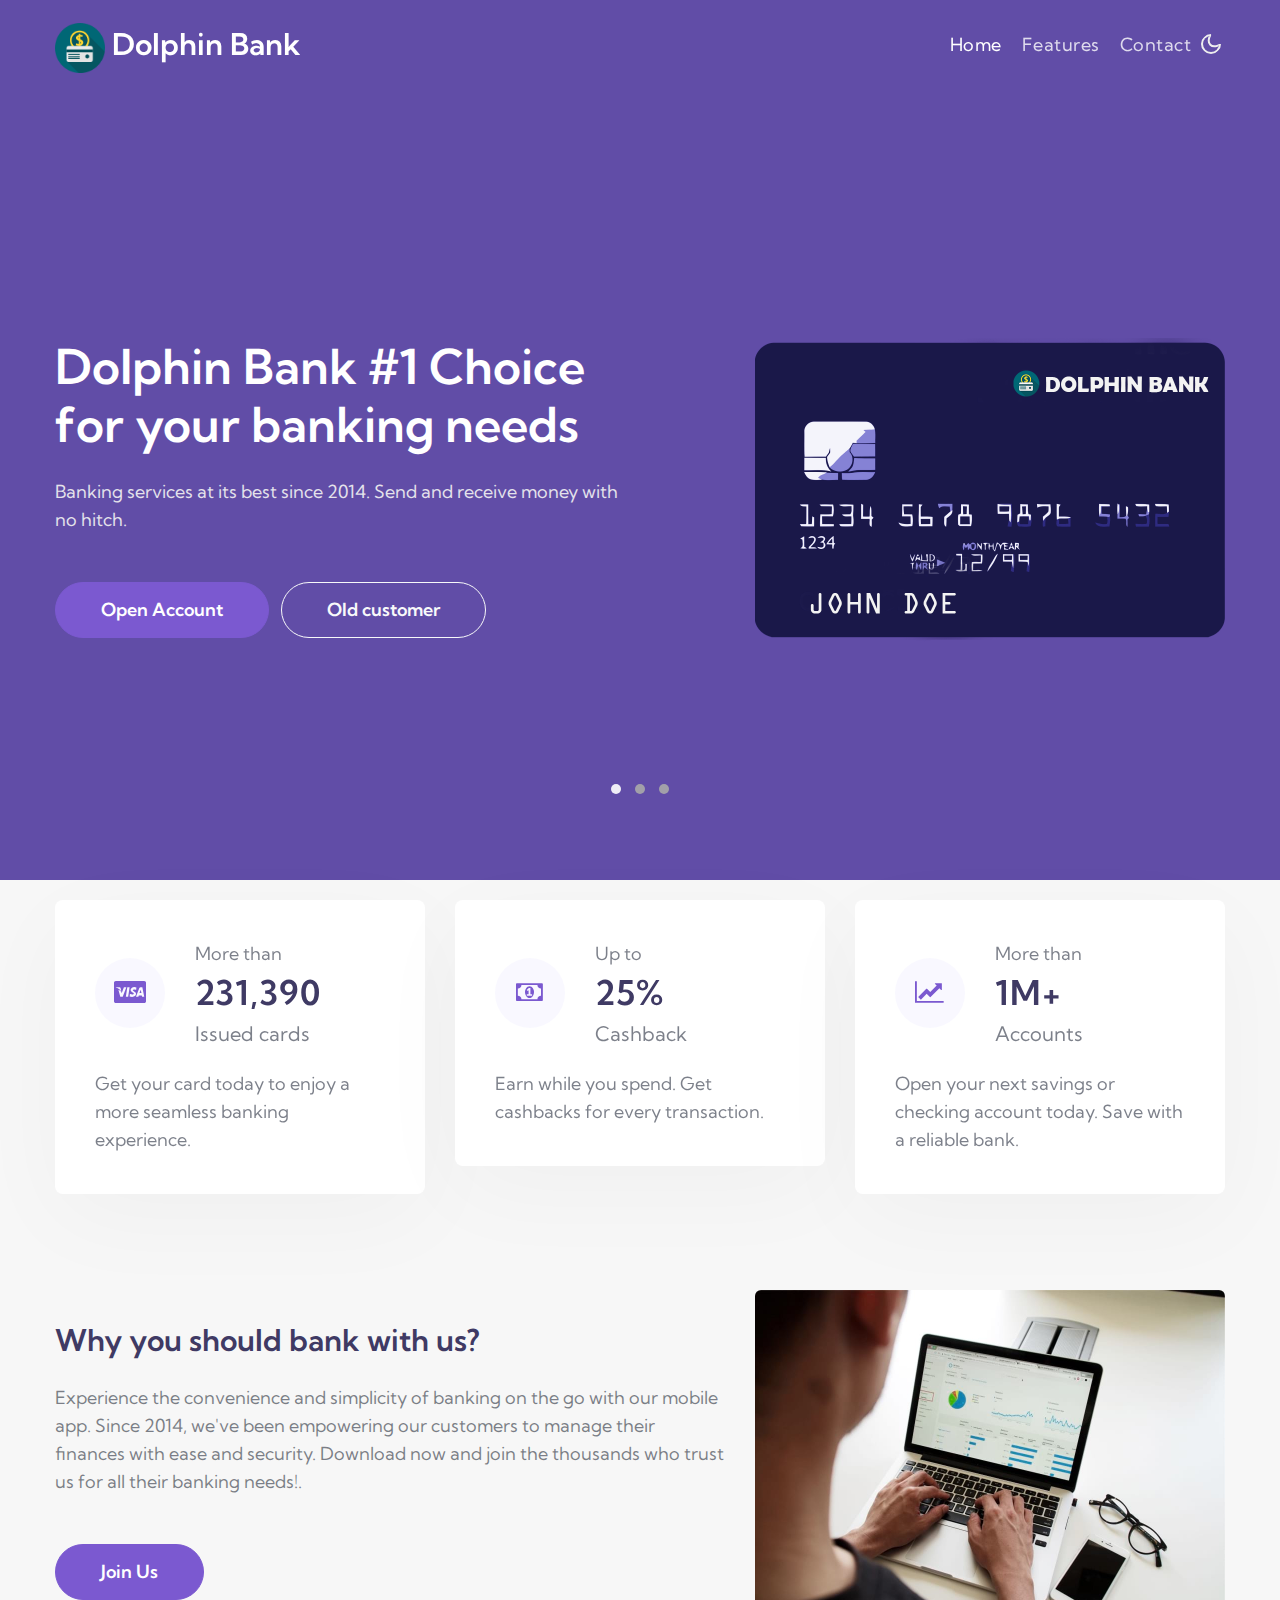
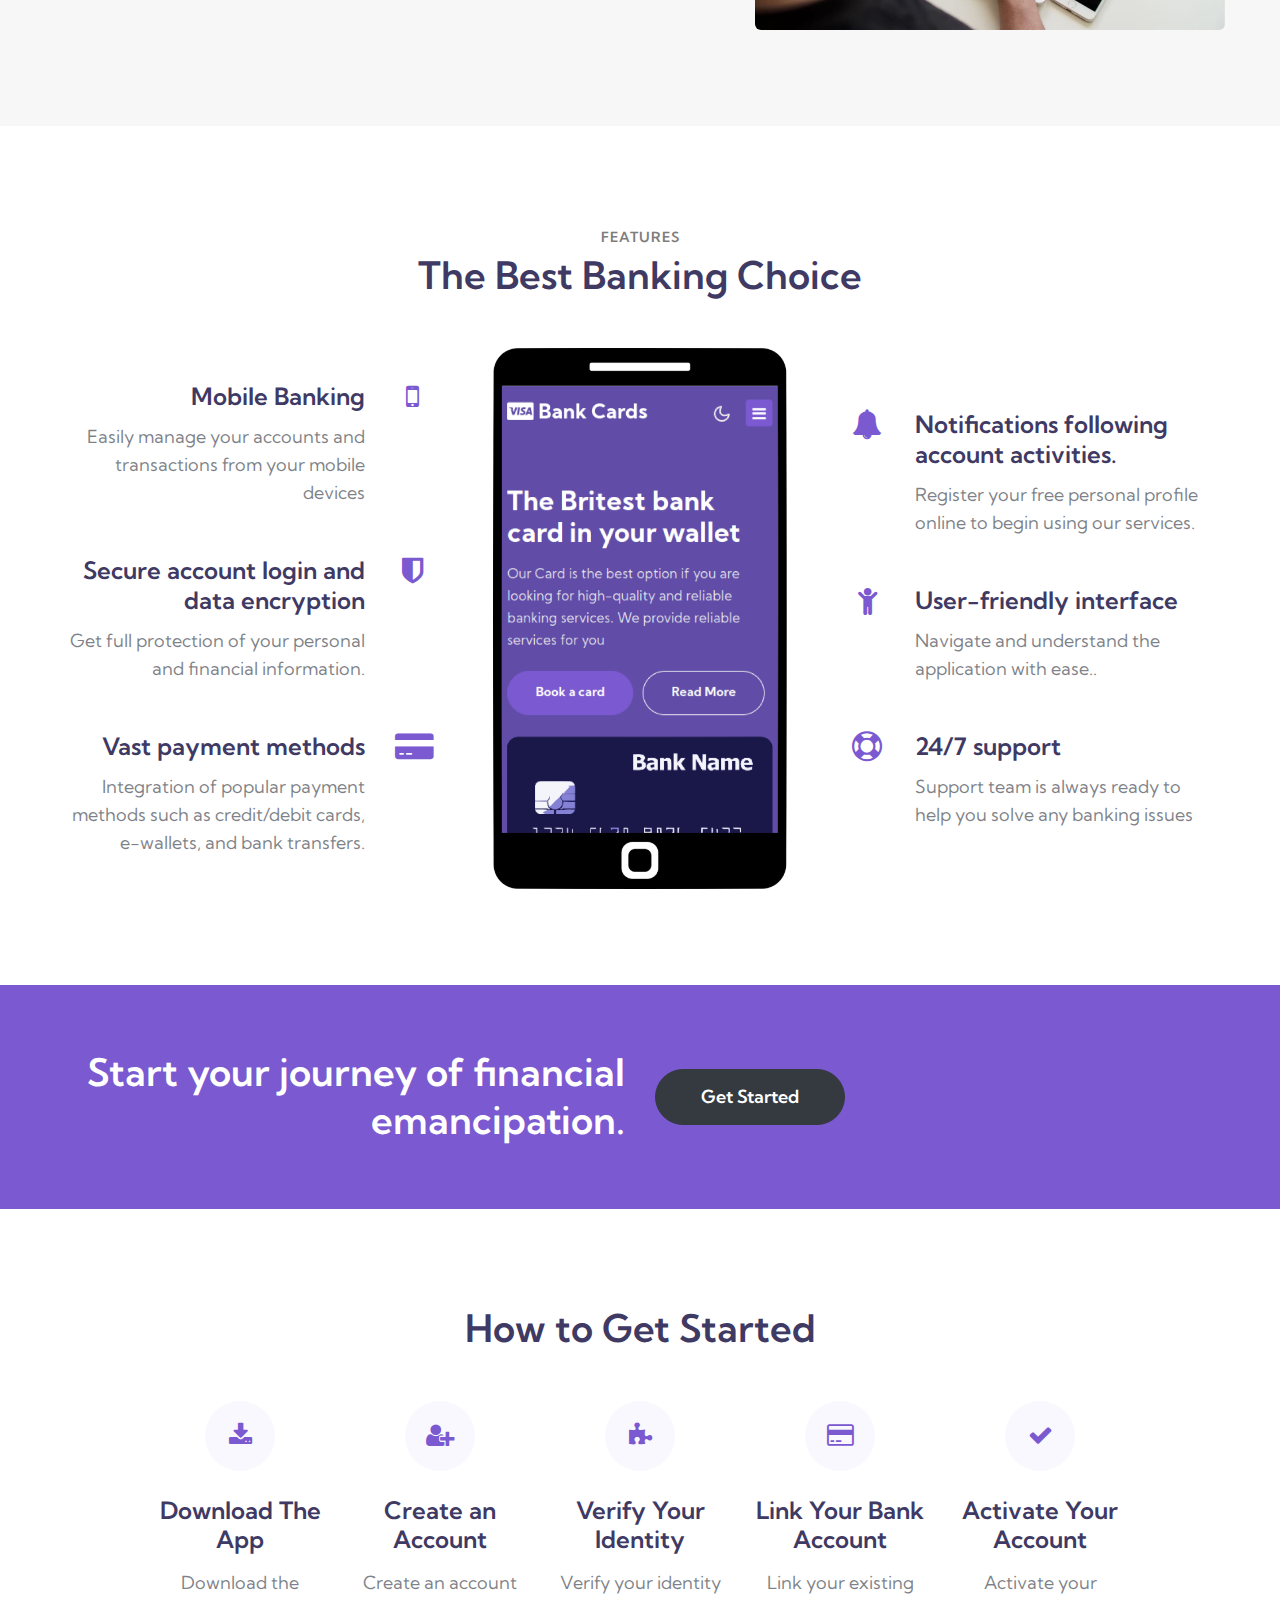
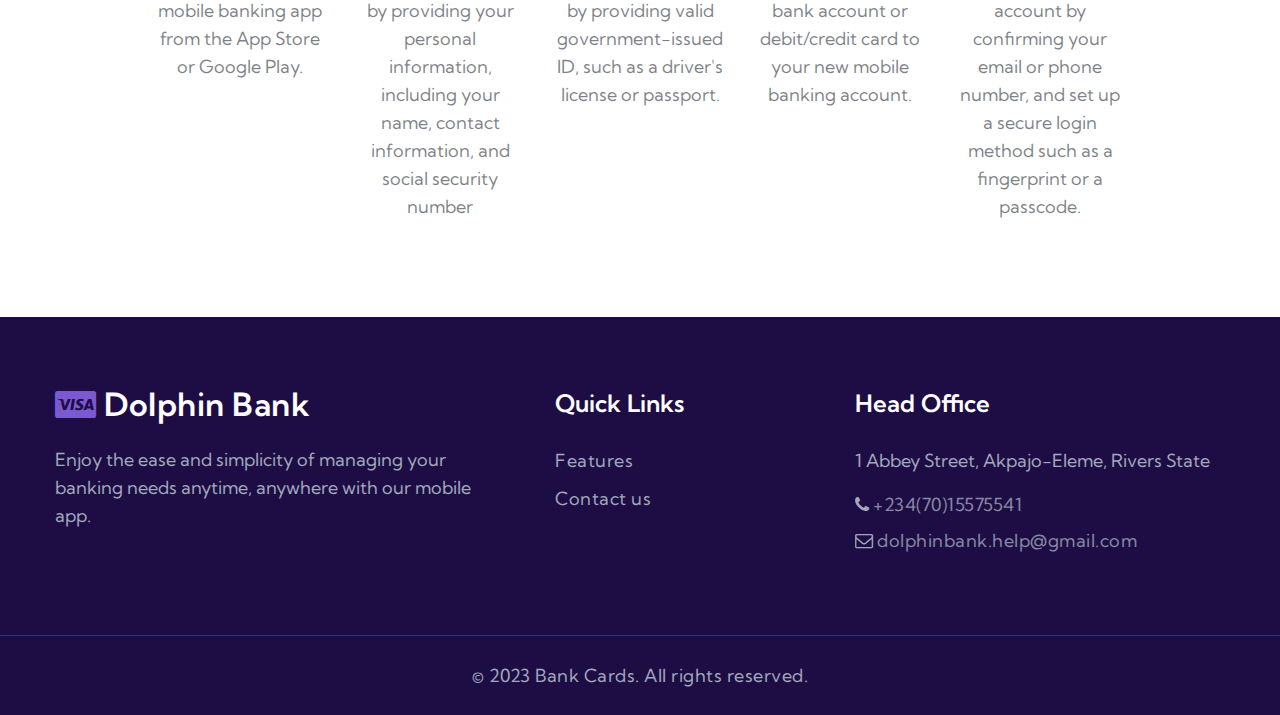
<file: index.html>
<!doctype html>
<html lang="en">
  <head>
    <!-- Required meta tags -->
    <meta charset="utf-8">
    <meta name="viewport" content="width=device-width, initial-scale=1, shrink-to-fit=no">

    <title>Dolphin Bank | Home-Page</title>
    
    <link href="//fonts.googleapis.com/css2?family=Kumbh+Sans:wght@300;400;700&display=swap" rel="stylesheet">

    <!-- Template CSS -->
    <link rel="stylesheet" href="assets/css/style-starter.css">
  </head>
  <body>
<!--header-->   
<header id="site-header" class="fixed-top">
  <div class="container">
      <nav class="navbar navbar-expand-lg stroke px-0">
           <h1>    <a class="navbar-brand" href="index.html">
                  <span > <img src="assets/images/logo.png" alt="Dolphin Bank" title="Dolphin Bank" style="height:50px;" /></span> Dolphin Bank
              </a></h1>
          <!-- if logo is image enable this   
  <a class="navbar-brand" href="#index.html">
      <img src="image-path" alt="Your logo" title="Your logo" style="height:35px;" />
  </a> -->
          <button class="navbar-toggler  collapsed bg-gradient" type="button" data-toggle="collapse"
              data-target="#navbarTogglerDemo02" aria-controls="navbarTogglerDemo02" aria-expanded="false"
              aria-label="Toggle navigation">
              <span class="navbar-toggler-icon fa icon-expand fa-bars"></span>
              <span class="navbar-toggler-icon fa icon-close fa-times"></span>
          </button>

          <div class="collapse navbar-collapse" id="navbarTogglerDemo02">
              <ul class="navbar-nav ml-auto">
                  <li class="nav-item active">
                      <a class="nav-link" href="index.html">Home <span class="sr-only">(current)</span></a>
                  </li>
                
                  <li class="nav-item @@services__active">
                      <a class="nav-link" href="#features">Features</a>
                  </li>
                  <li class="nav-item @@contact__active">
                      <a class="nav-link" href="contact.html" target="_blank">Contact</a>
                  </li>
               
              </ul>
          </div>
          <!-- toggle switch for light and dark theme -->
          <div class="mobile-position">
              <nav class="navigation">
                  <div class="theme-switch-wrapper">
                      <label class="theme-switch" for="checkbox">
                          <input type="checkbox" id="checkbox">
                          <div class="mode-container">
                              <i class="gg-sun"></i>
                              <i class="gg-moon"></i>
                          </div>
                      </label>
                  </div>
              </nav>
          </div>
          <!-- //toggle switch for light and dark theme -->
      </nav>
  </div>
</header>
<!--/header-->
<!-- main-slider -->
<section class="w3l-main-slider" id="home">
    <div class="companies20-content">
        <div class="owl-one owl-carousel owl-theme">
          
            <div class="item">
                <li>
                    <div class="slider-info  banner-view banner-top1 bg bg2">
                        <div class="banner-info">
                            <div class="container">
                                <div class="row">
                                    <div class="col-lg-6 banner-info-bg">
                                        <h5>Dolphin Bank #1 Choice for your banking needs </h5>
                                        <p class="mt-md-4 mt-3">Banking services at its best since 2014. Send and receive money with no hitch. 
                                        </p>
                                        <a class="btn btn-style btn-primary mt-sm-5 mt-4 mr-2" href="#book">Open Account </a>
                                        <a class="btn btn-style btn-outline-light mt-sm-5 mt-4 mr-2" href="about.html">
                                        Old customer</a>
                                    </div>
                                    <div class="col-lg-5 col-md-8 img offset-lg-1 mt-lg-0 mt-4">
                                        <img src="assets/images/card1.png" alt="img"
                                            class="img-fluid radius-image-curve" />
                                    </div>
                                </div>
                            </div>
                        </div>
                    </div>
                </li>
            </div>
            <div class="item">
                <li>
                    <div class="slider-info banner-view bg bg2">
                        <div class="banner-info">
                            <div class="container">
                                <div class="row">
                                    <div class="col-lg-6 banner-info-bg">
                                        <h5>Make Cashless Secured Payments</h5>
                                        <p class="mt-md-4 mt-3">
                                           Make secured payments with your card. Stay in the loop of successful payments without hassles.
                                        </p>
                                        <a class="btn btn-style btn-primary mt-sm-5 mt-4 mr-2" href="#book"> Order your
                                            card</a>
                                        <!-- <a class="btn btn-style btn-outline-light mt-sm-5 mt-4 mr-2" href="about.html">
                                            Read More</a> -->
                                    </div>
                                    <div class="col-lg-5 col-md-8 img offset-lg-1 mt-lg-0 mt-4">
                                        <img src="assets/images/card2.png" alt="img"
                                            class="img-fluid radius-image-curve" />
                                    </div>
                                </div>
                            </div>
                        </div>
                    </div>
                </li>
            </div>
            <div class="item">
                <li>
                    <div class="slider-info banner-view banner-top2 bg bg2">
                        <div class="banner-info">
                            <div class="container">
                                <div class="row">
                                    <div class="col-lg-6 banner-info-bg">
                                        <h5>Gold Mastercard </h5>
                                        <p class="mt-md-4 mt-3">Get your gold mastercard and enjoy 25% cashbacks for all cashless transactions.
                                        </p>
                                        <a class="btn btn-style btn-primary mt-sm-5 mt-4 mr-2" href="#book"> Order Your
                                            Card </a>
                                    
                                    </div>
                                    <div class="col-lg-5 col-md-8 img offset-lg-1 mt-lg-0 mt-4">
                                        <img src="assets/images/card3.png" alt="img"
                                            class="img-fluid radius-image-curve" />
                                    </div>
                                </div>
                            </div>
                        </div>
                    </div>
                </li>
            </div>
            <!-- <div class="item">
                <li>
                    <div class="slider-info banner-view banner-top3 bg bg2">
                        <div class="banner-info">
                            <div class="container">
                                <div class="row">
                                    <div class="col-lg-6 banner-info-bg">
                                        <h5>#1 Choice for your banking needs </h5>
                                        <p class="mt-md-4 mt-3">Our Card is the best option if you are looking for
                                            high-quality and reliable banking services. We provide reliable services for
                                            you
                                        </p>
                                        <a class="btn btn-style btn-primary mt-sm-5 mt-4 mr-2" href="#book"> Book a
                                            card</a>
                                        <a class="btn btn-style btn-outline-light mt-sm-5 mt-4 mr-2" href="about.html">
                                            Read More</a>
                                    </div>
                                    <div class="col-lg-5 col-md-8 img offset-lg-1 mt-lg-0 mt-4">
                                        <img src="assets/images/card4.png" alt="img"
                                            class="img-fluid radius-image-curve" />
                                    </div>
                                </div>
                            </div>
                        </div>
                    </div>
                </li>
            </div> -->
           
        </div>
    </div>
</section>
<!-- /main-slider -->
<!-- home page block1 -->
<section id="about" class="home-services pt-lg-0" style="margin-top: 20px;">
    <div class="container">
        <div class="row">
            <div class="col-lg-4 col-md-6 col-sm-12">
                <div class="box-wrap">
                    <div class="box-wrap-grid">
                        <div class="icon">
                            <span class="fa fa-cc-visa"></span>
                        </div>
                        <div class="info">
                            <p>More than</p>
                            <h4><a href="#url">231,390</a></h4>
                            <h5>Issued cards</h5>
                        </div>
                    </div>
                    <p class="mt-4">Get your card today to enjoy a more seamless banking experience.</p>
                </div>
            </div>
            <div class="col-lg-4 col-md-6 col-sm-12 mt-md-0 mt-4">
                <div class="box-wrap">
                    <div class="box-wrap-grid">
                        <div class="icon">
                            <span class="fa fa-money"></span>
                        </div>
                        <div class="info">
                            <p>Up to</p>
                            <h4><a href="#url">25%</a></h4>
                            <h5>Cashback</h5>
                        </div>
                    </div>
                    <p class="mt-4">Earn while you spend. Get cashbacks for every transaction. </p>
                </div>
            </div>
            <div class="col-lg-4 col-md-6 col-sm-12 mt-lg-0 mt-4">
                <div class="box-wrap">
                    <div class="box-wrap-grid">
                        <div class="icon">
                            <span class="fa fa-line-chart"></span>
                        </div>
                        <div class="info">
                            <p>More than</p>
                            <h4><a href="#url">1M+</a></h4>
                            <h5> Accounts</h5>
                        </div>
                    </div>
                    <p class="mt-4">Open your next savings or checking account today. Save with a reliable bank.</p>
                </div>
            </div>
        </div>
    </div>
</section>
<!-- //home page block1 -->
<!-- about page about section -->
<section class="w3l-index3" id="about">
    <div class="midd-w3 py-5">
        <div class="container py-lg-5 py-md-3">
            <div class="row">
                <div class="col-lg-7 mb-lg-0 mb-md-5 mb-4 align-self">
                    <h3 class="title-left mx-0"> Why you should bank with us?</h3>
                    <p class="mt-md-4 mt-3">Experience the convenience and simplicity of banking on the go with our mobile app. Since 2014, we've been empowering our customers to manage their finances with ease and security. Download now and join the thousands who trust us for all their banking needs!.</p>
                    <a class="btn btn-style btn-primary mt-sm-5 mt-4 mr-2" href=""> Join Us</a>
                </div>
                <div class="col-lg-5">
                    <div class="position-relative">
                        <img src="assets/images/about.jpg" alt="" class="radius-image img-fluid">
                    </div>
                </div>
            </div>
        </div>
    </div>
</section>
<!-- //about page about section -->
<!-- /mobile section --->
<section id="features" class="w3l-mobile-content-6 py-5">
    <div class="mobile-info py-lg-5 py-md-4 py-2">
        <!-- /mobile-info-->
        <div class="container">
            <h6 class="title-small text-center">Features </h6>
            <h3 class="title-big mb-5 text-center">The Best Banking Choice</h3>
            <div class="row mobile-info-inn mx-lg-0">
                <div class="col-lg-4 mobile-right text-right">
                    <div class="row mobile-right-grids mb-lg-5 mb-4">
                        <div class="col-10 mobile-right-info">
                            <h6><a href="#url">Mobile Banking </a></h6>
                            <p>Easily manage your accounts and transactions from your mobile devices</ppsp>
                        </div>
                        <div class="col-2 mobile-right-icon">
                            <div class="mobile-icon">
                                <span class="fa fa-mobile"></span>
                            </div>
                        </div>
                    </div>
                    <div class="row mobile-right-grids mb-lg-5 mb-4">
                        <div class="col-10 mobile-right-info">
                            <h6><a href="#url">Secure account login and data encryption</a></h6>
                            <p>Get full protection of your personal and financial information.</p>
                        </div>
                        <div class="col-2 mobile-right-icon">
                            <div class="mobile-icon">
                                <span class="fa fa-shield"></span>
                            </div>
                        </div>
                    </div>
                    <div class="row mobile-right-grids">
                        <div class="col-10 mobile-right-info">
                            <h6><a href="#url">Vast payment methods </a></h6>
                            <p> Integration of popular payment methods such as credit/debit cards, e-wallets, and bank transfers.</p>
                        </div>
                        <div class="col-2 mobile-right-icon">
                            <div class="mobile-icon">
                                <span class="fa fa-credit-card-alt"></span>
                            </div>
                        </div>
                    </div>
                </div>
                <div class="col-lg-4 mobile-left px-lg-5">
                    <img src="assets/images/mobile.png" class="img-fluid radius-image" alt="">
                </div>
                <div class="col-lg-4 mobile-right">
                    <div class="row mobile-right-grids mb-lg-5 mb-4">
                        <div class="col-2 mobile-right-icon">
                            <div class="mobile-icon">
                                <span class="fa fa-bell"></span>
                            </div>
                        </div>
                        <div class="col-10 mobile-right-info">
                            <h6><a href="#url">Notifications following account activities.</a></h6>
                            <p>Register your free personal profile online to begin using our services.</p>
                        </div>
                    </div>
                    <div class="row mobile-right-grids mb-lg-5 mb-4">
                        <div class="col-2 mobile-right-icon">
                            <div class="mobile-icon">
                                <span class="fa fa-child"></span>
                            </div>
                        </div>
                        <div class="col-10 mobile-right-info">
                            <h6><a href="#url">User-friendly interface</a></h6>
                            <p>Navigate and understand the application with ease..</p>
                        </div>
                    </div>
                    <div class="row mobile-right-grids">
                        <div class="col-2 mobile-right-icon">
                            <div class="mobile-icon">
                                <span class="fa fa-support"></span>
                            </div>
                        </div>
                        <div class="col-10 mobile-right-info">
                            <h6><a href="#url">24/7 support</a></h6>
                            <p>Support team is always ready to help you solve any banking issues</p>
                        </div>
                    </div>
                </div>

            </div>
            <!-- <div class="text-center">
                <a class="btn btn-style btn-primary mt-sm-5 mt-4 mr-2" href="#book"> View more advanced features</a>
            </div> -->
        </div>
        <!-- //mobile-info-->
    </div>
</section>
<!-- //mobile section --->

<!-- section -->

<!-- // about section -->
 <!-- forms -->
 <section class="w3l-forms-9 py-5">
     <div class="container py-lg-3">
         <div class="row align-items-center">
             <div class="main-midd col-lg-6 text-lg-right">
                 <h4 class="title-big">Start your journey of financial emancipation.</h4>
             </div>
             <div class="col-lg-3 mt-lg-0 mt-4">
                 <a class="btn btn-style btn-dark" href="#book"> Get Started</a>
             </div>
        
         </div>
     </div>
 </section>
 <!-- //forms -->
<div class="w3l-ordercard py-5">
    <div class="container py-lg-5 py-md-4 py-2">
        <h3 class="title-big mb-5 text-center">How to Get Started</h3>
        <div class="row text-center" style="justify-content: center;">
            <div class="col-lg-2 col-sm-6">
                <div class="work-grids">
                    <div class="icon">
                        <span class="fa fa-download"></span>
                    </div>
                    <div class="content">
                        <h4 class="title">Download The App</h4>
                        <p class="desc">Download the mobile banking app from the App Store or Google Play.</p>
                    </div>
                </div>
            </div>
            <div class="col-lg-2 col-sm-6 mt-sm-0 mt-5">
                <div class="work-grids">
                    <div class="icon">
                        <span class="fa fa-user-plus"></span>
                    </div>
                    <div class="content">
                        <h4 class="title">Create an Account</h4>
                        <p class="desc">Create an account by providing your personal information, including your name, contact information, and social security number</p>
                    </div>
                </div>
            </div>
            <div class="col-lg-2 col-sm-6 mt-lg-0 mt-5">
                <div class="work-grids">
                    <div class="icon">
                        <span class="fa fa-puzzle-piece"></span>
                    </div>
                    <div class="content">
                        <h4 class="title">Verify Your Identity</h4>
                        <p class="desc">Verify your identity by providing valid government-issued ID, such as a driver's license or passport.</p>
                    </div>
                </div>
            </div>
            <div class="col-lg-2 col-sm-6 mt-lg-0 mt-5">
                <div class="work-grids">
                    <div class="icon">
                        <span class="fa fa-credit-card"></span>
                    </div>
                    <div class="content">
                        <h4 class="title">Link Your Bank Account</h4>
                        <p class="desc">Link your existing bank account or debit/credit card to your new mobile banking account.</p>
                    </div>
                </div>
            </div>
            <div class="col-lg-2 col-sm-6 mt-lg-0 mt-5">
                <div class="work-grids">
                    <div class="icon">
                        <span class="fa fa-check"></span>
                    </div>
                    <div class="content">
                        <h4 class="title">Activate Your Account</h4>
                        <p class="desc">Activate your account by confirming your email or phone number, and set up a secure login method such as a fingerprint or a passcode.</p>
                    </div>
                </div>
            </div>
        </div>
    </div>
</div>

 <!-- footer -->
 <section class="w3l-footer-29-main">
  <div class="footer-29 py-5">
    <div class="container py-lg-4">
      <div class="row footer-top-29">
        <div class="col-lg-5 col-md-6 footer-list-29 footer-1 pr-lg-5">
          <div class="footer-logo mb-4">
            <a class="navbar-brand" href="index.html">
              <span class="fa fa-cc-visa"></span> Dolphin Bank</a>
          </div>
          <p>Enjoy the ease and simplicity of managing your banking needs anytime, anywhere with our mobile app.</p>
        </div>
        <div class="col-lg-3 col-md-6 col-sm-5 col-5 footer-list-29 footer-2 mt-md-0 mt-5">

          <ul>
            <h6 class="footer-title-29">Quick Links</h6>
        
            <li><a href="#features">Features</a></li>
            <li><a href="contact.html">Contact us</a></li>
          </ul>
        </div>
        <div class="col-lg-4 col-md-6 col-sm-7 col-7 footer-list-29 footer-3 mt-lg-0 mt-5">
          <h6 class="footer-title-29">Head Office</h6>
          <p class="mb-3">1 Abbey Street, Akpajo-Eleme, Rivers State </p>
          <p class="mb-2"> <span class="fa fa-phone"></span> <a href="tel:+234(70)15575541">+234(70)15575541</a></p>
          <p class="mb-2"><span class="fa fa-envelope-o"></span> <a href="mailto:dolphinbank.help@gmail.com">dolphinbank.help@gmail.com</a></p>
        
        </div>
       
      </div>
    </div>
  </div>
  <!-- copyright -->
  <section class="w3l-copyright text-center">
    <div class="container">
      <p class="copy-footer-29">© 2023 Bank Cards. All rights reserved.</p>
    </div>

    <!-- move top -->
    <button onclick="topFunction()" id="movetop" title="Go to top">
      &#10548;
    </button>
    <script>
      // When the user scrolls down 20px from the top of the document, show the button
      window.onscroll = function () {
        scrollFunction()
      };

      function scrollFunction() {
        if (document.body.scrollTop > 20 || document.documentElement.scrollTop > 20) {
          document.getElementById("movetop").style.display = "block";
        } else {
          document.getElementById("movetop").style.display = "none";
        }
      }

      // When the user clicks on the button, scroll to the top of the document
      function topFunction() {
        document.body.scrollTop = 0;
        document.documentElement.scrollTop = 0;
      }
    </script>
    <!-- /move top -->
  </section>
  <!-- //copyright -->
</section>
<!-- //footer -->

<!--  javascripts file here -->
<script src="assets/js/jquery-3.3.1.min.js"></script>

<script src="assets/js/theme-change.js"></script> <!-- //light and dark mode switch js -->

<script src="assets/js/circles.js"></script>

<!-- stats number counter-->
<script src="assets/js/jquery.waypoints.min.js"></script>
<script src="assets/js/jquery.countup.js"></script>
<script>
  $('.counter').countUp();
</script>
<!-- //stats number counter -->

<!-- owl carousel -->
<script src="assets/js/owl.carousel.js"></script>
<!-- script for banner slider-->
<script>
  $(document).ready(function () {
    $('.owl-one').owlCarousel({
      loop: true,
      margin: 0,
      nav: false,
      responsiveClass: true,
      autoplay: true,
      autoplayTimeout: 5000,
      autoplaySpeed: 1000,
      autoplayHoverPause: false,
      responsive: {
        0: {
          items: 1
        },
        480: {
          items: 1
        },
        667: {
          items: 1
        },
        1000: {
          items: 1
        }
      }
    })
  })
</script>
<!-- //script -->
<!-- owl carousel -->

<!-- script for tesimonials carousel slider -->
<script>
  $(document).ready(function () {
    $("#owl-demo2").owlCarousel({
      loop: true,
      margin: 20,
      nav: false,
      responsiveClass: true,
      responsive: {
        0: {
          items: 1,
          nav: false
        },
        1000: {
          items: 1,
          nav: false,
          loop: false
        }
      }
    })
  })
</script>
<!-- //script for tesimonials carousel slider -->

<!-- disable body scroll which navbar is in active -->
<script>
  $(function () {
    $('.navbar-toggler').click(function () {
      $('body').toggleClass('noscroll');
    })
  });
</script>
<!-- disable body scroll which navbar is in active -->

<!--/MENU-JS-->
<script>
  $(window).on("scroll", function () {
    var scroll = $(window).scrollTop();

    if (scroll >= 80) {
      $("#site-header").addClass("nav-fixed");
    } else {
      $("#site-header").removeClass("nav-fixed");
    }
  });

  //Main navigation Active Class Add Remove
  $(".navbar-toggler").on("click", function () {
    $("header").toggleClass("active");
  });
  $(document).on("ready", function () {
    if ($(window).width() > 991) {
      $("header").removeClass("active");
    }
    $(window).on("resize", function () {
      if ($(window).width() > 991) {
        $("header").removeClass("active");
      }
    });
  });
</script>
<!--//MENU-JS-->

<script src="assets/js/bootstrap.min.js"></script><!-- //bootstrap js -->
</body>

</html>
</file>
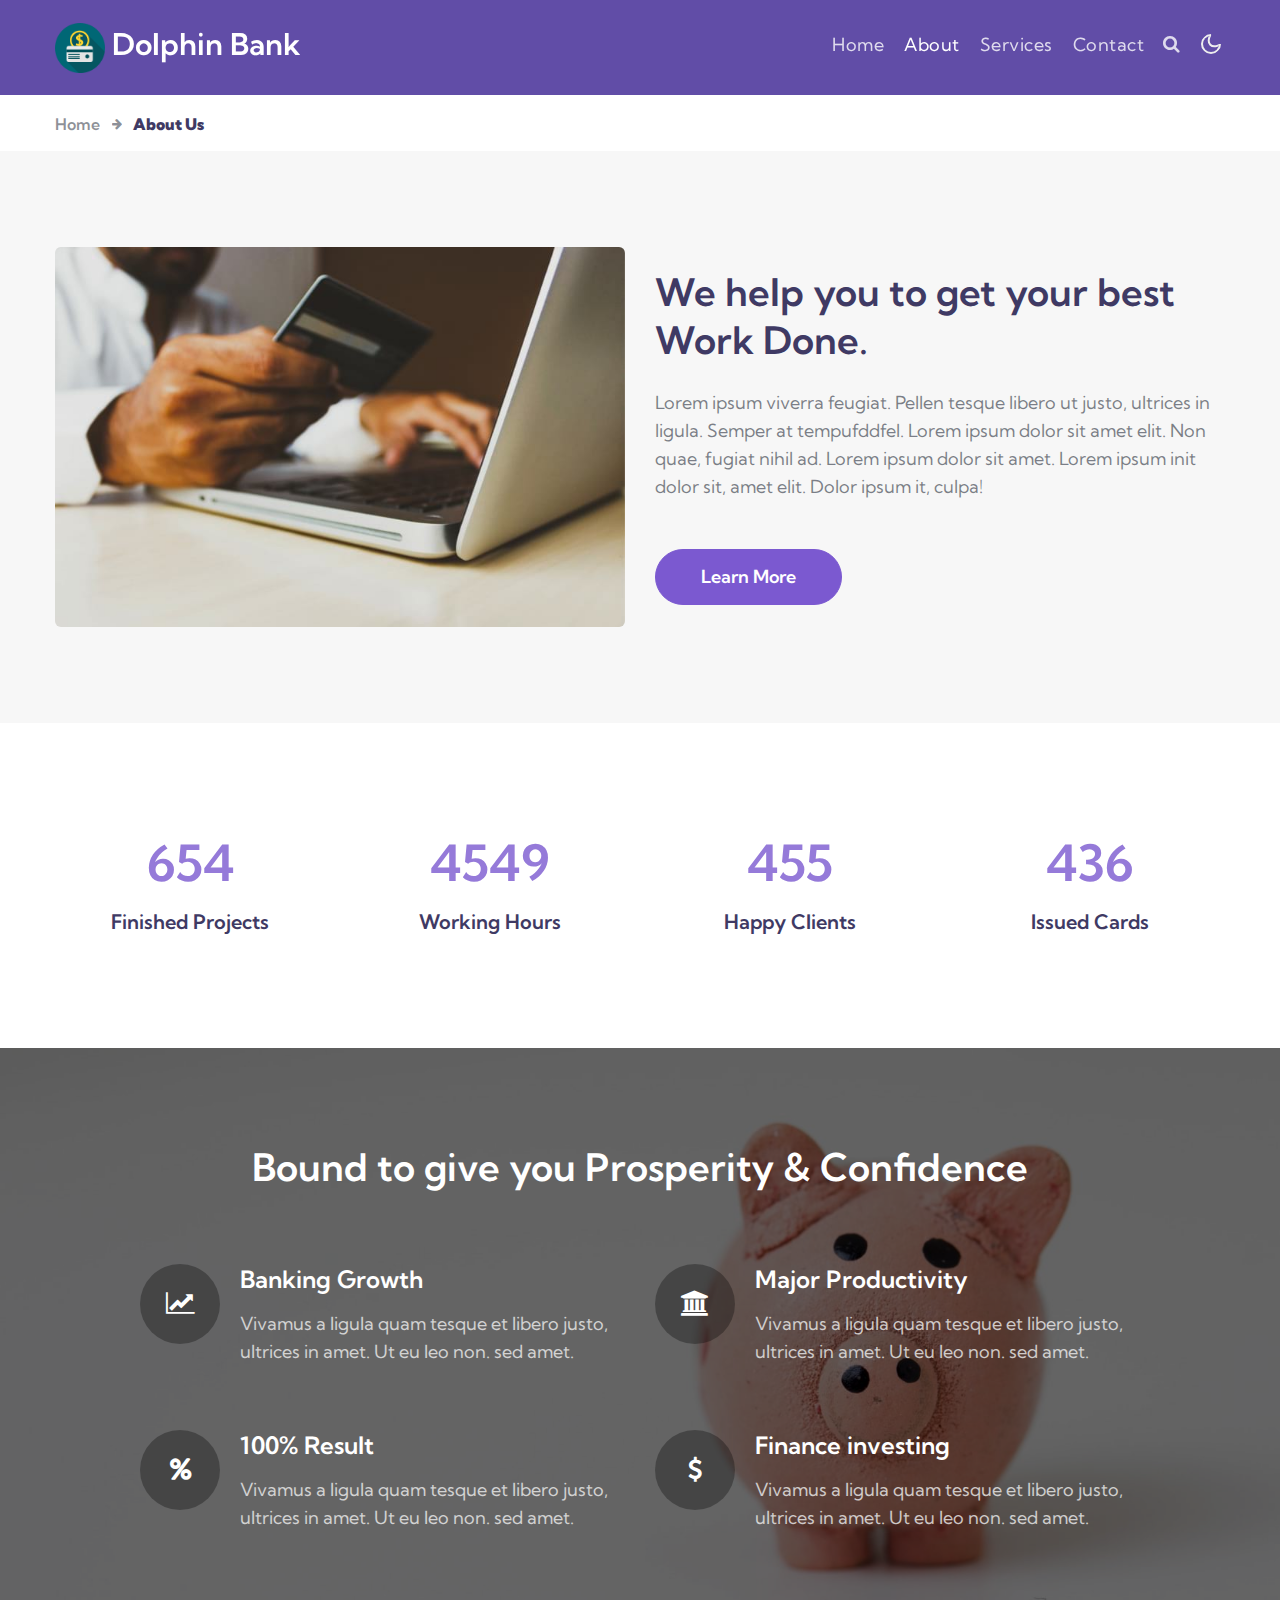
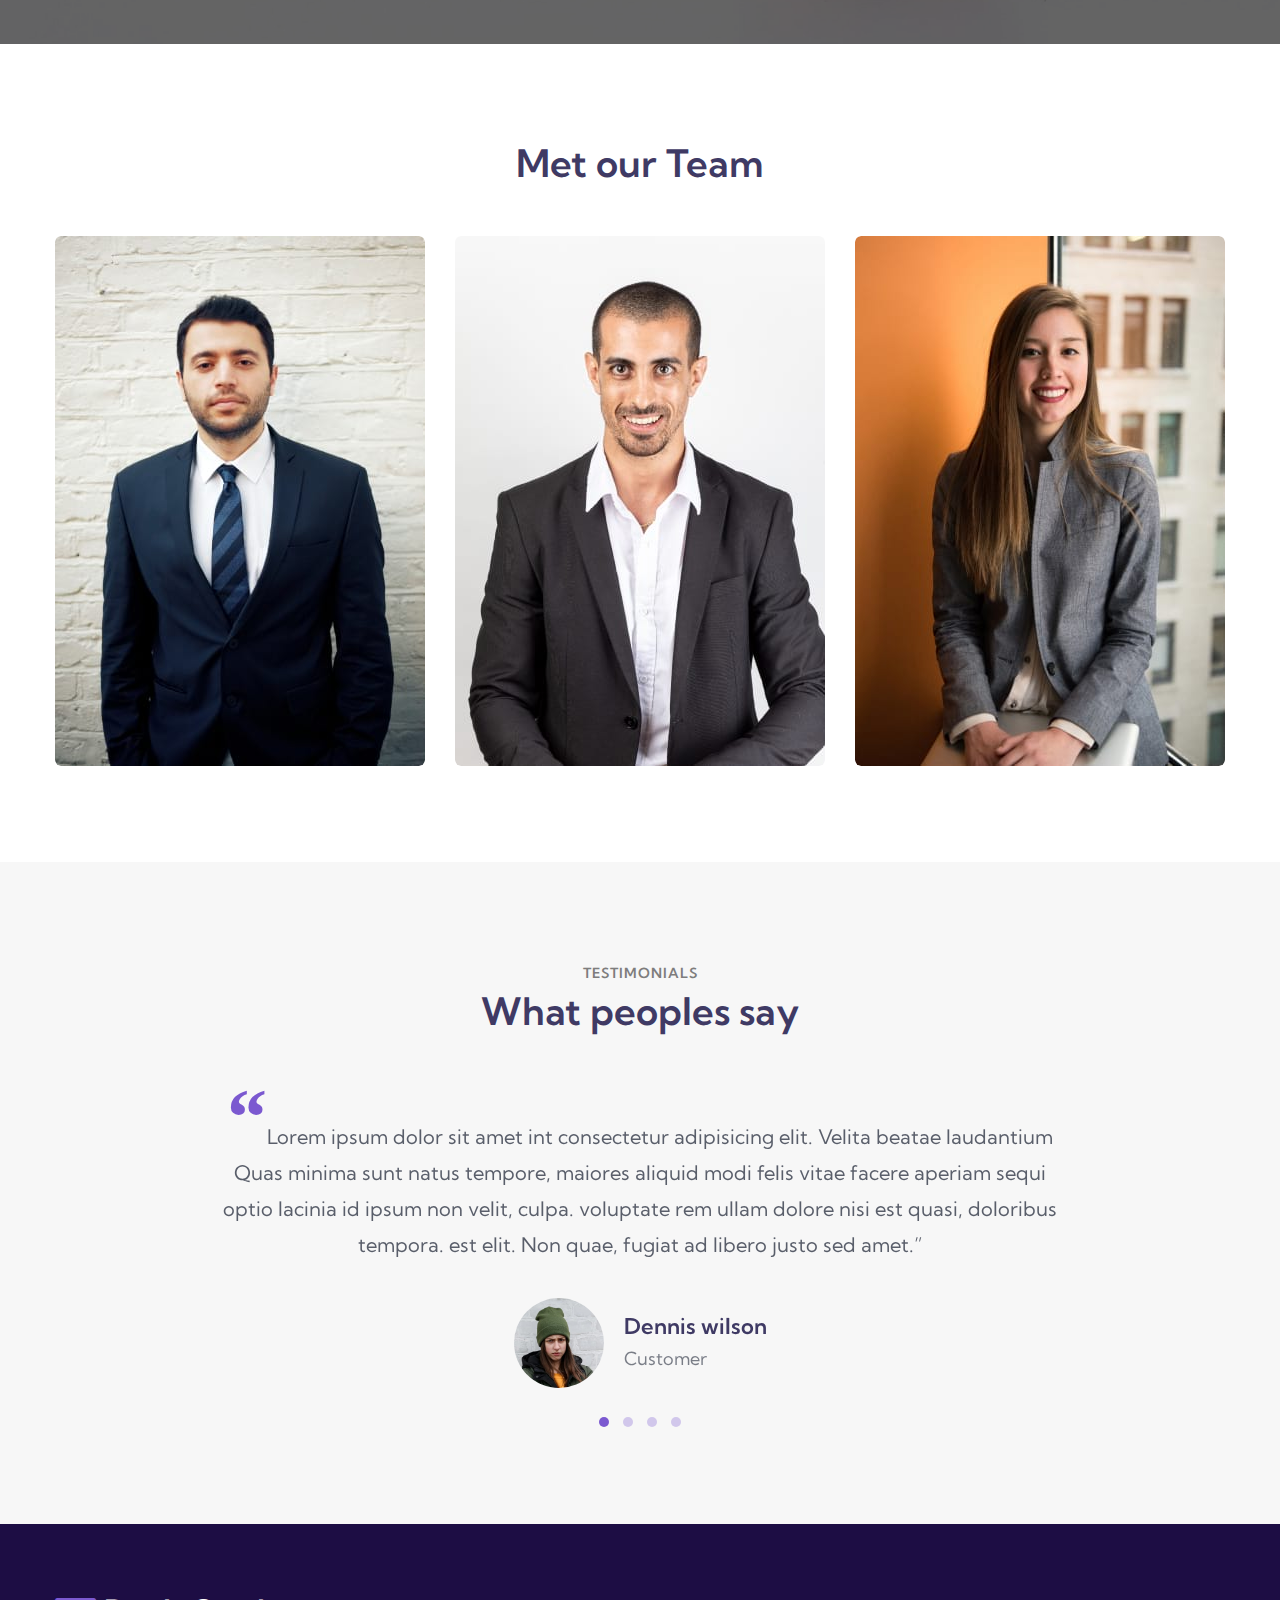
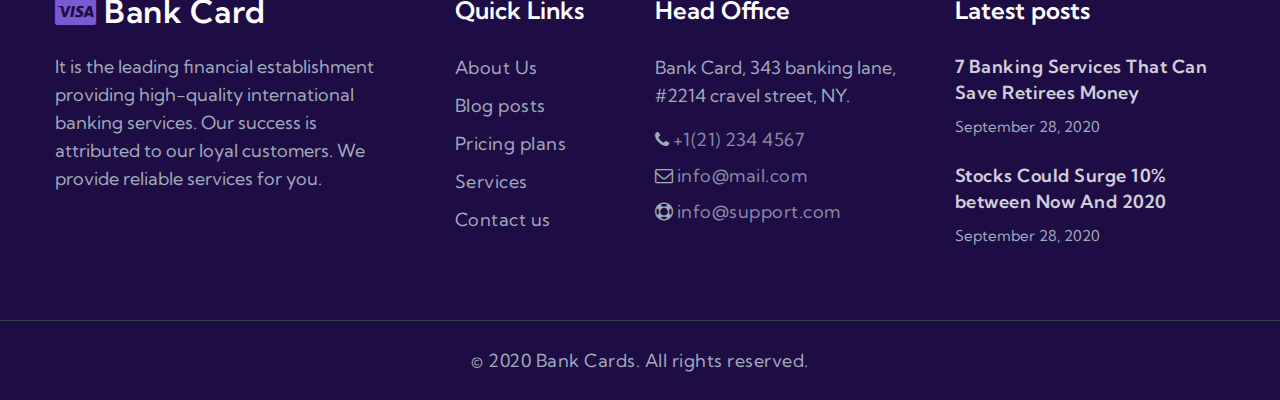
<file: about.html>
<!--
Author: W3layouts
Author URL: http://w3layouts.com
-->
<!doctype html>
<html lang="en">
  <head>
    <!-- Required meta tags -->
    <meta charset="utf-8">
    <meta name="viewport" content="width=device-width, initial-scale=1, shrink-to-fit=no">

    <title>Dolphin Bank | Home-Page</title>
    
    <link href="//fonts.googleapis.com/css2?family=Kumbh+Sans:wght@300;400;700&display=swap" rel="stylesheet">

    <!-- Template CSS -->
    <link rel="stylesheet" href="assets/css/style-starter.css">
  </head>
  <body>
<!--header-->
<header id="site-header" class="fixed-top">
  <div class="container">
      <nav class="navbar navbar-expand-lg stroke px-0">
            <h1>    <a class="navbar-brand" href="index.html">
                  <span > <img src="assets/images/logo.png" alt="Dolphin Bank" title="Dolphin Bank" style="height:50px;" /></span> Dolphin Bank
              </a></h1>
          <!-- if logo is image enable this   
  <a class="navbar-brand" href="#index.html">
      <img src="image-path" alt="Your logo" title="Your logo" style="height:35px;" />
  </a> -->
          <button class="navbar-toggler  collapsed bg-gradient" type="button" data-toggle="collapse"
              data-target="#navbarTogglerDemo02" aria-controls="navbarTogglerDemo02" aria-expanded="false"
              aria-label="Toggle navigation">
              <span class="navbar-toggler-icon fa icon-expand fa-bars"></span>
              <span class="navbar-toggler-icon fa icon-close fa-times"></span>
          </button>

          <div class="collapse navbar-collapse" id="navbarTogglerDemo02">
              <ul class="navbar-nav ml-auto">
                  <li class="nav-item @@home__active">
                      <a class="nav-link" href="index.html">Home <span class="sr-only">(current)</span></a>
                  </li>
                  <li class="nav-item active">
                      <a class="nav-link" href="about.html">About</a>
                  </li>
                  <li class="nav-item @@services__active">
                      <a class="nav-link" href="services.html">Services</a>
                  </li>
                  <li class="nav-item @@contact__active">
                      <a class="nav-link" href="contact.html">Contact</a>
                  </li>
                  <!--/search-right-->
                  <div class="search mr-3">
                      <input class="search_box" type="checkbox" id="search_box">
                      <label class="fa fa-search" for="search_box"></label>
                      <div class="search_form">
                          <form action="error.html" method="GET">
                              <input type="text" placeholder="Search"><input type="submit" value="search">
                          </form>
                      </div>
                  </div>
                  <!--//search-right-->
              </ul>
          </div>
          <!-- toggle switch for light and dark theme -->
          <div class="mobile-position">
              <nav class="navigation">
                  <div class="theme-switch-wrapper">
                      <label class="theme-switch" for="checkbox">
                          <input type="checkbox" id="checkbox">
                          <div class="mode-container">
                              <i class="gg-sun"></i>
                              <i class="gg-moon"></i>
                          </div>
                      </label>
                  </div>
              </nav>
          </div>
          <!-- //toggle switch for light and dark theme -->
      </nav>
  </div>
</header>
<!--/header-->
<div class="inner-banner">
</div>
<section class="w3l-breadcrumb">
    <div class="container">
        <ul class="breadcrumbs-custom-path">
            <li><a href="index.html">Home</a></li>
            <li class="active"><span class="fa fa-arrow-right mx-2" aria-hidden="true"></span> About Us</li>
        </ul>
    </div>
</section>
<!-- home page about section -->
<section class="w3l-index3" id="about">
    <div class="midd-w3 py-5">
        <div class="container py-lg-5 py-md-3">
            <div class="row">
                <div class="col-lg-6">
                    <div class="position-relative">
                        <img src="assets/images/blog2.jpg" alt="" class="radius-image img-fluid">
                    </div>
                </div>
                <div class="col-lg-6 mt-lg-0 mt-md-5 mt-4 align-self">
                    <h3 class="title-big mx-0">We help you to get your best Work Done.</h3>
                    <p class="mt-md-4 mt-3">Lorem ipsum viverra feugiat. Pellen tesque libero ut justo,
                        ultrices in ligula. Semper at tempufddfel. Lorem ipsum dolor sit amet 
                        elit. Non quae, fugiat nihil ad. Lorem ipsum dolor sit amet. Lorem ipsum init
                        dolor sit, amet elit. Dolor ipsum it, culpa!</p>
                        <a class="btn btn-style btn-primary mt-md-5 mt-4" href="about.html"> Learn More</a>
                </div>
            </div>
        </div>
    </div>
</section>
<!-- //home page about section -->
<!-- stats -->
<section class="w3l-stats py-5" id="stats">
    <div class="gallery-inner container py-lg-5 py-md-4">
        <div class="row stats-con">
            <div class="col-md-3 col-6 stats_info counter_grid">
                <p class="counter">1869</p>
                <h3>Finished Projects</h3>
            </div>
            <div class="col-md-3 col-6 stats_info counter_grid1">
                <p class="counter">12996</p>
                <h3>Working hours</h3>
            </div>
            <div class="col-md-3 col-6 stats_info counter_grid mt-md-0 mt-4">
                <p class="counter">1300</p>
                <h3>Happy clients</h3>
            </div>
            <div class="col-md-3 col-6 stats_info counter_grid2 mt-md-0 mt-4">
                <p class="counter">1245</p>
                <h3>Issued cards</h3>
            </div>
        </div>
    </div>
</section>
<!-- //stats -->
<!-- services section -->
<section id="services" class="w3l-servicesblock3 py-5">
    <div class="container py-lg-5 py-md-4 py-2">
        <div class="welcome-left">
            <h3 class="title-big mb-md-5 mb-4 mx-auto text-center">Bound to give you Prosperity & Confidence</h3>
            <div class="grids-area-hny main-cont-wthree-fea row pt-4">
                <div class="col-lg-6 col-md-6 grids-feature">
                    <span class="fa fa-line-chart"></span>
                    <div class="area-box">
                        <h4><a href="#feature" class="title-head">Banking Growth</a></h4>
                        <p class="my-3">Vivamus a ligula quam tesque et libero justo, ultrices in amet. Ut eu leo non.
                            sed amet.</p>
                    </div>
                </div>
                <div class="col-lg-6 col-md-6 grids-feature mt-md-0 mt-4">
                    <span class="fa fa-university"></span>
                    <div class="area-box">
                        <h4><a href="#feature" class="title-head">Major Productivity</a></h4>
                        <p class="my-3">Vivamus a ligula quam tesque et libero justo, ultrices in amet. Ut eu leo non.
                            sed amet.</p>
                    </div>
                </div>
                <div class="col-lg-6 col-md-6 grids-feature mt-lg-5 mt-4">
                    <span class="fa fa-percent"></span>
                    <div class="area-box">
                        <h4><a href="#feature" class="title-head">100% Result</a></h4>
                        <p class="my-3">Vivamus a ligula quam tesque et libero justo, ultrices in amet. Ut eu leo non.
                            sed amet.</p>
                    </div>
                </div>
                <div class="col-lg-6 col-md-6 grids-feature mt-lg-5 mt-4">
                    <span class="fa fa-dollar"></span>
                    <div class="area-box">
                        <h4><a href="#feature" class="title-head">Finance investing</a></h4>
                        <p class="my-3">Vivamus a ligula quam tesque et libero justo, ultrices in amet. Ut eu leo non.
                            sed amet.</p>
                    </div>
                </div>
            </div>
        </div>
    </div>
</section>
<!-- //services section -->
<section class="w3l-team py-5" id="team">
    <div class="container py-lg-5 py-md-4 py-2">
        <h3 class="title-big mb-md-5 mb-4 text-center">Met our Team</h3>
        <div class="row">
            <div class="col-md-4 col-sm-6">
                <div class="our-team">
                    <div class="pic">
                        <img src="assets/images/t1.jpg" alt="team member" class="img-fluid radius-image" />
                    </div>
                    <div class="content">
                        <h3 class="title">Peter Johns</h3>
                        <span class="post">Financial Manager</span>
                        <ul class="social">
                            <li><a href="#" class="fa fa-facebook"></a></li>
                            <li><a href="#" class="fa fa-twitter"></a></li>
                            <li><a href="#" class="fa fa-linkedin"></a></li>
                        </ul>
                    </div>
                </div>
            </div>
            <div class="col-md-4 col-sm-6">
                <div class="our-team">
                    <div class="pic">
                        <img src="assets/images/t2.jpg" alt="team member" class="img-fluid radius-image" />
                    </div>
                    <div class="content">
                        <h3 class="title">Alexander</h3>
                        <span class="post">Supervisor</span>
                        <ul class="social">
                            <li><a href="#" class="fa fa-facebook"></a></li>
                            <li><a href="#" class="fa fa-twitter"></a></li>
                            <li><a href="#" class="fa fa-linkedin"></a></li>
                        </ul>
                    </div>
                </div>
            </div>
            <div class="col-md-4 col-sm-6">
                <div class="our-team">
                    <div class="pic">
                        <img src="assets/images/t3.jpg" alt="team member" class="img-fluid radius-image" />
                    </div>
                    <div class="content">
                        <h3 class="title">Williams</h3>
                        <span class="post">Manager</span>
                        <ul class="social">
                            <li><a href="#" class="fa fa-facebook"></a></li>
                            <li><a href="#" class="fa fa-twitter"></a></li>
                            <li><a href="#" class="fa fa-linkedin"></a></li>
                        </ul>
                    </div>
                </div>
            </div>
        </div>
    </div>
</section>
<!-- testimonials -->
<section class="w3l-clients-1" id="testimonials">
    <!-- /grids -->
    <div class="cusrtomer-layout py-5">
        <div class="container py-lg-5 py-md-4 py-2">
            <div class="heading align-self text-center">
                <h6 class="title-small">Testimonials</h6>
                <h3 class="title-big mb-4">What peoples say</h3>
            </div>
            <!-- /grids -->
            <div class="testimonial-row py-md-4">
                <div id="owl-demo2" class="owl-two owl-carousel owl-theme mb-md-3 mb-sm-5 mb-4">
                    <div class="item">
                        <div class="testimonial-content">
                            <div class="testimonial">
                                <blockquote>
                                    <q>Lorem ipsum dolor sit amet int consectetur adipisicing elit. Velita beatae
                                        laudantium Quas minima sunt natus tempore, maiores aliquid modi felis vitae
                                        facere aperiam sequi optio lacinia id ipsum non velit, culpa.
                                        voluptate rem ullam dolore nisi est quasi, doloribus tempora.
                                        est elit. Non quae, fugiat ad libero justo sed amet.</q>
                                </blockquote>
                                <div class="testi-des">
                                    <a href="#url" class="testi-img">
                                        <img src="assets/images/team1.jpg" alt="" class="radius-image img-fluid">
                                    </a>
                                    <div class="peopl align-self">
                                        <h3>Dennis wilson</h3>
                                        <p class="identity">Customer </p>
                                    </div>
                                </div>
                            </div>
                        </div>
                    </div>
                    <div class="item">
                        <div class="testimonial-content">
                            <div class="testimonial">
                                <blockquote>
                                    <q>Lorem ipsum dolor sit amet int consectetur adipisicing elit. Velita beatae
                                        laudantium Quas minima sunt natus tempore, maiores aliquid modi felis vitae
                                        facere aperiam sequi optio lacinia id ipsum non velit, culpa.
                                        voluptate rem ullam dolore nisi est quasi, doloribus tempora.
                                        est elit. Non quae, fugiat ad libero justo sed amet.</q>
                                </blockquote>
                                <div class="testi-des">
                                    <a href="#url" class="testi-img">
                                        <img src="assets/images/team2.jpg" alt="" class="radius-image img-fluid">
                                    </a>
                                    <div class="peopl align-self">
                                        <h3>Tommy sakura</h3>
                                        <p class="identity">Customer </p>
                                    </div>
                                </div>
                            </div>
                        </div>
                    </div>
                    <div class="item">
                        <div class="testimonial-content">
                            <div class="testimonial">
                                <blockquote>
                                    <q>Lorem ipsum dolor sit amet int consectetur adipisicing elit. Velita beatae
                                        laudantium Quas minima sunt natus tempore, maiores aliquid modi felis vitae
                                        facere aperiam sequi optio lacinia id ipsum non velit, culpa.
                                        voluptate rem ullam dolore nisi est quasi, doloribus tempora.
                                        est elit. Non quae, fugiat ad libero justo sed amet.</q>
                                </blockquote>
                                <div class="testi-des">
                                    <a href="#url" class="testi-img">
                                        <img src="assets/images/team3.jpg" alt="" class="radius-image img-fluid">
                                    </a>
                                    <div class="peopl align-self">
                                        <h3>Roy Linderson</h3>
                                        <p class="identity">Customer</p>
                                    </div>
                                </div>
                            </div>
                        </div>
                    </div>
                    <div class="item">
                        <div class="testimonial-content">
                            <div class="testimonial">
                                <blockquote>
                                    <q>Lorem ipsum dolor sit amet int consectetur adipisicing elit. Velita beatae
                                        laudantium Quas minima sunt natus tempore, maiores aliquid modi felis vitae
                                        facere aperiam sequi optio lacinia id ipsum non velit, culpa.
                                        voluptate rem ullam dolore nisi est quasi, doloribus tempora.
                                        est elit. Non quae, fugiat ad libero justo sed amet.</q>
                                </blockquote>
                                <div class="testi-des">
                                    <a href="#url" class="testi-img">
                                        <img src="assets/images/team4.jpg" alt="" class="radius-image img-fluid">
                                    </a>
                                    <div class="peopl align-self">
                                        <h3>Mike Thyson</h3>
                                        <p class="identity">Customer</p>
                                    </div>
                                </div>
                            </div>
                        </div>
                    </div>
                </div>
            </div>
        </div>
        <!-- /grids -->
    </div>
    <!-- //grids -->
</section>
<!-- //testimonials -->
 <!-- footer -->
 <section class="w3l-footer-29-main">
  <div class="footer-29 py-5">
    <div class="container py-lg-4">
      <div class="row footer-top-29">
        <div class="col-lg-4 col-md-6 footer-list-29 footer-1 pr-lg-5">
          <div class="footer-logo mb-4">
            <a class="navbar-brand" href="index.html">
              <span class="fa fa-cc-visa"></span> Bank Card</a>
          </div>
          <p>It is the leading financial establishment providing high-quality international banking services. Our
            success
            is attributed to our loyal customers. We provide reliable services for you.</p>
        </div>
        <div class="col-lg-2 col-md-6 col-sm-5 col-5 footer-list-29 footer-2 mt-md-0 mt-5">

          <ul>
            <h6 class="footer-title-29">Quick Links</h6>
            <li><a href="about.html">About Us</a></li>
            <li><a href="#blog"> Blog posts</a></li>
            <li><a href="#pricing"> Pricing plans</a></li>
            <li><a href="services.html">Services</a></li>
            <li><a href="contact.html">Contact us</a></li>
          </ul>
        </div>
        <div class="col-lg-3 col-md-6 col-sm-7 col-7 footer-list-29 footer-3 mt-lg-0 mt-5">
          <h6 class="footer-title-29">Head Office</h6>
          <p class="mb-3"> Bank Card, 343 banking lane, #2214 cravel street, NY.</p>
          <p class="mb-2"> <span class="fa fa-phone"></span> <a href="tel:+1(21) 234 4567">+1(21) 234 4567</a></p>
          <p class="mb-2"><span class="fa fa-envelope-o"></span> <a href="mailto:info@mail.com">info@mail.com</a></p>
          <p><span class="fa fa-support"></span> <a href="mailto:info@support.com">info@support.com</a></p>
        </div>
        <div class="col-lg-3 col-md-6 footer-list-29 footer-4 mt-lg-0 mt-5">
          <h6 class="footer-title-29">Latest posts</h6>
          <div class="post1">
            <a href="#url" class="post-title">7 Banking Services That Can Save Retirees Money</a>
            <p class="small">September 28, 2020</p>
          </div>
          <div class="post1 mt-4">
            <a href="#url" class="post-title">Stocks Could Surge 10% between Now And 2020</a>
            <p class="small">September 28, 2020</p>
          </div>
        </div>
      </div>
    </div>
  </div>
  <!-- copyright -->
  <section class="w3l-copyright text-center">
    <div class="container">
      <p class="copy-footer-29">© 2020 Bank Cards. All rights reserved.</p>
    </div>

    <!-- move top -->
    <button onclick="topFunction()" id="movetop" title="Go to top">
      &#10548;
    </button>
    <script>
      // When the user scrolls down 20px from the top of the document, show the button
      window.onscroll = function () {
        scrollFunction()
      };

      function scrollFunction() {
        if (document.body.scrollTop > 20 || document.documentElement.scrollTop > 20) {
          document.getElementById("movetop").style.display = "block";
        } else {
          document.getElementById("movetop").style.display = "none";
        }
      }

      // When the user clicks on the button, scroll to the top of the document
      function topFunction() {
        document.body.scrollTop = 0;
        document.documentElement.scrollTop = 0;
      }
    </script>
    <!-- /move top -->
  </section>
  <!-- //copyright -->
</section>
<!-- //footer -->

<!--  javascripts file here -->
<script src="assets/js/jquery-3.3.1.min.js"></script>

<script src="assets/js/theme-change.js"></script> <!-- //light and dark mode switch js -->

<script src="assets/js/circles.js"></script>

<!-- stats number counter-->
<script src="assets/js/jquery.waypoints.min.js"></script>
<script src="assets/js/jquery.countup.js"></script>
<script>
  $('.counter').countUp();
</script>
<!-- //stats number counter -->

<!-- owl carousel -->
<script src="assets/js/owl.carousel.js"></script>
<!-- script for banner slider-->
<script>
  $(document).ready(function () {
    $('.owl-one').owlCarousel({
      loop: true,
      margin: 0,
      nav: false,
      responsiveClass: true,
      autoplay: true,
      autoplayTimeout: 5000,
      autoplaySpeed: 1000,
      autoplayHoverPause: false,
      responsive: {
        0: {
          items: 1
        },
        480: {
          items: 1
        },
        667: {
          items: 1
        },
        1000: {
          items: 1
        }
      }
    })
  })
</script>
<!-- //script -->
<!-- owl carousel -->

<!-- script for tesimonials carousel slider -->
<script>
  $(document).ready(function () {
    $("#owl-demo2").owlCarousel({
      loop: true,
      margin: 20,
      nav: false,
      responsiveClass: true,
      responsive: {
        0: {
          items: 1,
          nav: false
        },
        1000: {
          items: 1,
          nav: false,
          loop: false
        }
      }
    })
  })
</script>
<!-- //script for tesimonials carousel slider -->

<!-- disable body scroll which navbar is in active -->
<script>
  $(function () {
    $('.navbar-toggler').click(function () {
      $('body').toggleClass('noscroll');
    })
  });
</script>
<!-- disable body scroll which navbar is in active -->

<!--/MENU-JS-->
<script>
  $(window).on("scroll", function () {
    var scroll = $(window).scrollTop();

    if (scroll >= 80) {
      $("#site-header").addClass("nav-fixed");
    } else {
      $("#site-header").removeClass("nav-fixed");
    }
  });

  //Main navigation Active Class Add Remove
  $(".navbar-toggler").on("click", function () {
    $("header").toggleClass("active");
  });
  $(document).on("ready", function () {
    if ($(window).width() > 991) {
      $("header").removeClass("active");
    }
    $(window).on("resize", function () {
      if ($(window).width() > 991) {
        $("header").removeClass("active");
      }
    });
  });
</script>
<!--//MENU-JS-->

<script src="assets/js/bootstrap.min.js"></script><!-- //bootstrap js -->
</body>

</html>
</file>
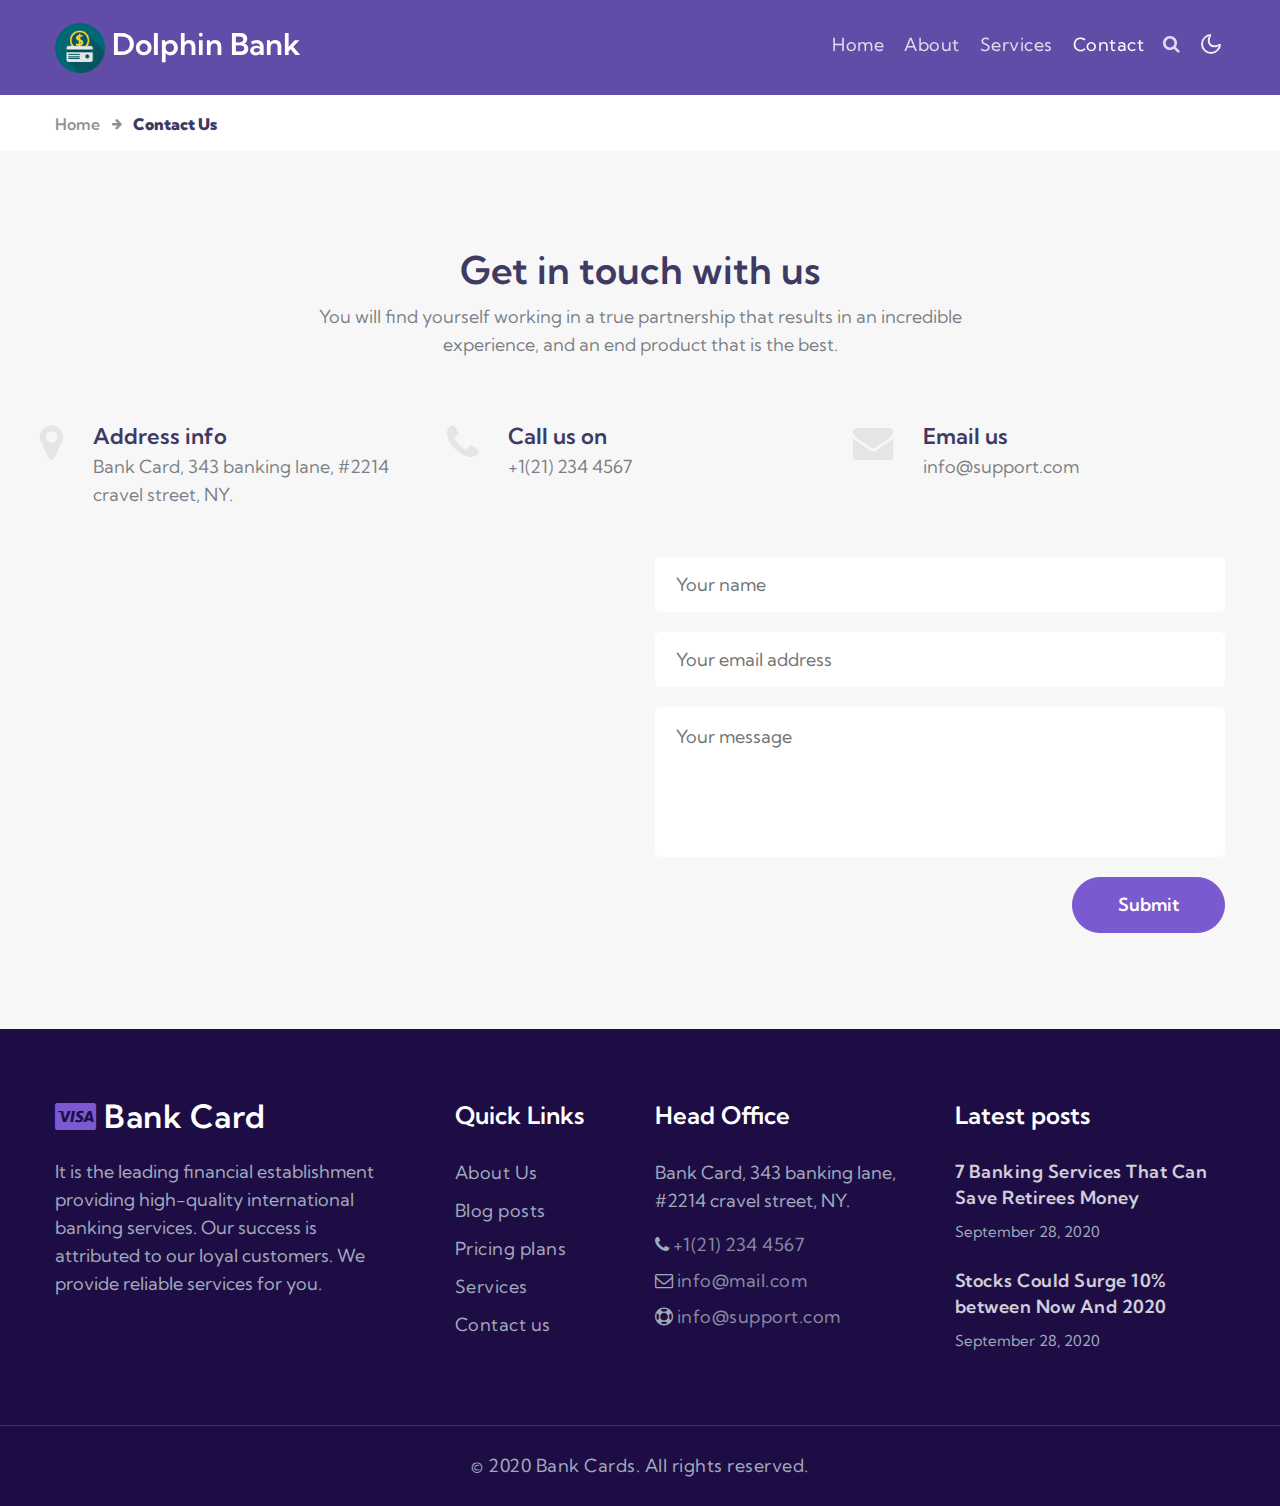
<file: contact.html>
<!--
Author: W3layouts
Author URL: http://w3layouts.com
-->
<!doctype html>
<html lang="en">
  <head>
    <!-- Required meta tags -->
    <meta charset="utf-8">
    <meta name="viewport" content="width=device-width, initial-scale=1, shrink-to-fit=no">

    <title>Dolphin Bank | Home-Page</title>
    
    <link href="//fonts.googleapis.com/css2?family=Kumbh+Sans:wght@300;400;700&display=swap" rel="stylesheet">

    <!-- Template CSS -->
    <link rel="stylesheet" href="assets/css/style-starter.css">
  </head>
  <body>
<!--header-->
<header id="site-header" class="fixed-top">
  <div class="container">
      <nav class="navbar navbar-expand-lg stroke px-0">
            <h1>    <a class="navbar-brand" href="index.html">
                  <span > <img src="assets/images/logo.png" alt="Dolphin Bank" title="Dolphin Bank" style="height:50px;" /></span> Dolphin Bank
              </a></h1>
          <!-- if logo is image enable this   
  <a class="navbar-brand" href="#index.html">
      <img src="image-path" alt="Your logo" title="Your logo" style="height:35px;" />
  </a> -->
          <button class="navbar-toggler  collapsed bg-gradient" type="button" data-toggle="collapse"
              data-target="#navbarTogglerDemo02" aria-controls="navbarTogglerDemo02" aria-expanded="false"
              aria-label="Toggle navigation">
              <span class="navbar-toggler-icon fa icon-expand fa-bars"></span>
              <span class="navbar-toggler-icon fa icon-close fa-times"></span>
          </button>

          <div class="collapse navbar-collapse" id="navbarTogglerDemo02">
              <ul class="navbar-nav ml-auto">
                  <li class="nav-item @@home__active">
                      <a class="nav-link" href="index.html">Home <span class="sr-only">(current)</span></a>
                  </li>
                  <li class="nav-item @@about__active">
                      <a class="nav-link" href="about.html">About</a>
                  </li>
                  <li class="nav-item @@services__active">
                      <a class="nav-link" href="services.html">Services</a>
                  </li>
                  <li class="nav-item active">
                      <a class="nav-link" href="contact.html">Contact</a>
                  </li>
                  <!--/search-right-->
                  <div class="search mr-3">
                      <input class="search_box" type="checkbox" id="search_box">
                      <label class="fa fa-search" for="search_box"></label>
                      <div class="search_form">
                          <form action="error.html" method="GET">
                              <input type="text" placeholder="Search"><input type="submit" value="search">
                          </form>
                      </div>
                  </div>
                  <!--//search-right-->
              </ul>
          </div>
          <!-- toggle switch for light and dark theme -->
          <div class="mobile-position">
              <nav class="navigation">
                  <div class="theme-switch-wrapper">
                      <label class="theme-switch" for="checkbox">
                          <input type="checkbox" id="checkbox">
                          <div class="mode-container">
                              <i class="gg-sun"></i>
                              <i class="gg-moon"></i>
                          </div>
                      </label>
                  </div>
              </nav>
          </div>
          <!-- //toggle switch for light and dark theme -->
      </nav>
  </div>
</header>
<!--/header-->
<div class="inner-banner">
</div>
<section class="w3l-breadcrumb">
    <div class="container">
        <ul class="breadcrumbs-custom-path">
            <li><a href="index.html">Home</a></li>
            <li class="active"><span class="fa fa-arrow-right mx-2" aria-hidden="true"></span> Contact Us</li>
        </ul>
    </div>
</section>
<div class="w3l-contact-info py-5" id="contact">
    <div class="container py-lg-5 py-md-4">
        <div class="title text-center">
            <h3 class="title-big">Get in touch with us</h3>
            <p class="mt-2 mx-lg-5">You will find yourself working in a true partnership that results in an incredible experience,
                and an end product that is the best.</p>
        </div>
        <div class="row">
            <div class="col-lg-6">
            </div>
            <div class="align-self mt-lg-0 mt-md-5 mt-4">
                <div class="contact-infos">
                    <div class="single-contact-infos">
                        <div class="icon-box"> <span class="fa fa-map-marker"></span></div>
                        <div class="text-box">
                            <h3 class="mb-1">Address info</h3>
                            <p>Bank Card, 343 banking lane, #2214 cravel street, NY.</p>
                        </div>
                    </div>
                    <div class="single-contact-infos">
                        <div class="icon-box"> <span class="fa fa-phone"></span></div>
                        <div class="text-box">
                            <h3 class="mb-1">Call us on</h3>
                            <p><a href="tel:+1(21) 234 4567">+1(21) 234 4567</a></p>
                        </div>
                    </div>
                    <div class="single-contact-infos">
                        <div class="icon-box"> <span class="fa fa-envelope"></span></div>
                        <div class="text-box">
                            <h3 class="mb-1">Email us</h3>
                            <p> <a href="mailto:info@support.com">info@support.com</a></p>
                        </div>
                    </div>
                </div>
            </div>
        </div>
        <div class="row mt-5">
            <div class="col-lg-6 map">
                <iframe
                    src="https://www.google.com/maps/embed?pb=!1m18!1m12!1m3!1d3001161.424489281!2d-78.01909140705047!3d42.72866436845163!2m3!1f0!2f0!3f0!3m2!1i1024!2i768!4f13.1!3m3!1m2!1s0x4ccc4bf0f123a5a9%3A0xddcfc6c1de189567!2sNew%20York%2C%20USA!5e0!3m2!1sen!2sin!4v1570786994395!5m2!1sen!2sin"
                    frameborder="0" allowfullscreen=""></iframe>
            </div>
            <div class="col-lg-6 form-inner-cont mt-lg-0 mt-sm-5 mt-4">
                <form action="https://sendmail.w3layouts.com/submitForm" method="post" class="signin-form">
                    <div class="form-input">
                        <input type="text" name="w3lName" id="w3lName" placeholder="Your name">
                    </div>
                    <div class="form-input">
                        <input type="email" name="w3lSender" id="w3lSender" placeholder="Your email address"
                            required="">
                    </div>
                    <div class="form-input">
                        <textarea name="w3lMessage" id="w3lMessage" placeholder="Your message" required=""></textarea>
                    </div>
                    <div class="text-right">
                        <button type="submit" class="btn btn-style btn-primary">Submit</button>
                    </div>
                </form>
            </div>
        </div>
    </div>
</div>
 <!-- footer -->
 <section class="w3l-footer-29-main">
  <div class="footer-29 py-5">
    <div class="container py-lg-4">
      <div class="row footer-top-29">
        <div class="col-lg-4 col-md-6 footer-list-29 footer-1 pr-lg-5">
          <div class="footer-logo mb-4">
            <a class="navbar-brand" href="index.html">
              <span class="fa fa-cc-visa"></span> Bank Card</a>
          </div>
          <p>It is the leading financial establishment providing high-quality international banking services. Our
            success
            is attributed to our loyal customers. We provide reliable services for you.</p>
        </div>
        <div class="col-lg-2 col-md-6 col-sm-5 col-5 footer-list-29 footer-2 mt-md-0 mt-5">

          <ul>
            <h6 class="footer-title-29">Quick Links</h6>
            <li><a href="about.html">About Us</a></li>
            <li><a href="#blog"> Blog posts</a></li>
            <li><a href="#pricing"> Pricing plans</a></li>
            <li><a href="services.html">Services</a></li>
            <li><a href="contact.html">Contact us</a></li>
          </ul>
        </div>
        <div class="col-lg-3 col-md-6 col-sm-7 col-7 footer-list-29 footer-3 mt-lg-0 mt-5">
          <h6 class="footer-title-29">Head Office</h6>
          <p class="mb-3"> Bank Card, 343 banking lane, #2214 cravel street, NY.</p>
          <p class="mb-2"> <span class="fa fa-phone"></span> <a href="tel:+1(21) 234 4567">+1(21) 234 4567</a></p>
          <p class="mb-2"><span class="fa fa-envelope-o"></span> <a href="mailto:info@mail.com">info@mail.com</a></p>
          <p><span class="fa fa-support"></span> <a href="mailto:info@support.com">info@support.com</a></p>
        </div>
        <div class="col-lg-3 col-md-6 footer-list-29 footer-4 mt-lg-0 mt-5">
          <h6 class="footer-title-29">Latest posts</h6>
          <div class="post1">
            <a href="#url" class="post-title">7 Banking Services That Can Save Retirees Money</a>
            <p class="small">September 28, 2020</p>
          </div>
          <div class="post1 mt-4">
            <a href="#url" class="post-title">Stocks Could Surge 10% between Now And 2020</a>
            <p class="small">September 28, 2020</p>
          </div>
        </div>
      </div>
    </div>
  </div>
  <!-- copyright -->
  <section class="w3l-copyright text-center">
    <div class="container">
      <p class="copy-footer-29">© 2020 Bank Cards. All rights reserved.</p>
    </div>

    <!-- move top -->
    <button onclick="topFunction()" id="movetop" title="Go to top">
      &#10548;
    </button>
    <script>
      // When the user scrolls down 20px from the top of the document, show the button
      window.onscroll = function () {
        scrollFunction()
      };

      function scrollFunction() {
        if (document.body.scrollTop > 20 || document.documentElement.scrollTop > 20) {
          document.getElementById("movetop").style.display = "block";
        } else {
          document.getElementById("movetop").style.display = "none";
        }
      }

      // When the user clicks on the button, scroll to the top of the document
      function topFunction() {
        document.body.scrollTop = 0;
        document.documentElement.scrollTop = 0;
      }
    </script>
    <!-- /move top -->
  </section>
  <!-- //copyright -->
</section>
<!-- //footer -->

<!--  javascripts file here -->
<script src="assets/js/jquery-3.3.1.min.js"></script>

<script src="assets/js/theme-change.js"></script> <!-- //light and dark mode switch js -->

<script src="assets/js/circles.js"></script>

<!-- stats number counter-->
<script src="assets/js/jquery.waypoints.min.js"></script>
<script src="assets/js/jquery.countup.js"></script>
<script>
  $('.counter').countUp();
</script>
<!-- //stats number counter -->

<!-- owl carousel -->
<script src="assets/js/owl.carousel.js"></script>
<!-- script for banner slider-->
<script>
  $(document).ready(function () {
    $('.owl-one').owlCarousel({
      loop: true,
      margin: 0,
      nav: false,
      responsiveClass: true,
      autoplay: true,
      autoplayTimeout: 5000,
      autoplaySpeed: 1000,
      autoplayHoverPause: false,
      responsive: {
        0: {
          items: 1
        },
        480: {
          items: 1
        },
        667: {
          items: 1
        },
        1000: {
          items: 1
        }
      }
    })
  })
</script>
<!-- //script -->
<!-- owl carousel -->

<!-- script for tesimonials carousel slider -->
<script>
  $(document).ready(function () {
    $("#owl-demo2").owlCarousel({
      loop: true,
      margin: 20,
      nav: false,
      responsiveClass: true,
      responsive: {
        0: {
          items: 1,
          nav: false
        },
        1000: {
          items: 1,
          nav: false,
          loop: false
        }
      }
    })
  })
</script>
<!-- //script for tesimonials carousel slider -->

<!-- disable body scroll which navbar is in active -->
<script>
  $(function () {
    $('.navbar-toggler').click(function () {
      $('body').toggleClass('noscroll');
    })
  });
</script>
<!-- disable body scroll which navbar is in active -->

<!--/MENU-JS-->
<script>
  $(window).on("scroll", function () {
    var scroll = $(window).scrollTop();

    if (scroll >= 80) {
      $("#site-header").addClass("nav-fixed");
    } else {
      $("#site-header").removeClass("nav-fixed");
    }
  });

  //Main navigation Active Class Add Remove
  $(".navbar-toggler").on("click", function () {
    $("header").toggleClass("active");
  });
  $(document).on("ready", function () {
    if ($(window).width() > 991) {
      $("header").removeClass("active");
    }
    $(window).on("resize", function () {
      if ($(window).width() > 991) {
        $("header").removeClass("active");
      }
    });
  });
</script>
<!--//MENU-JS-->

<script src="assets/js/bootstrap.min.js"></script><!-- //bootstrap js -->
</body>

</html>
</file>
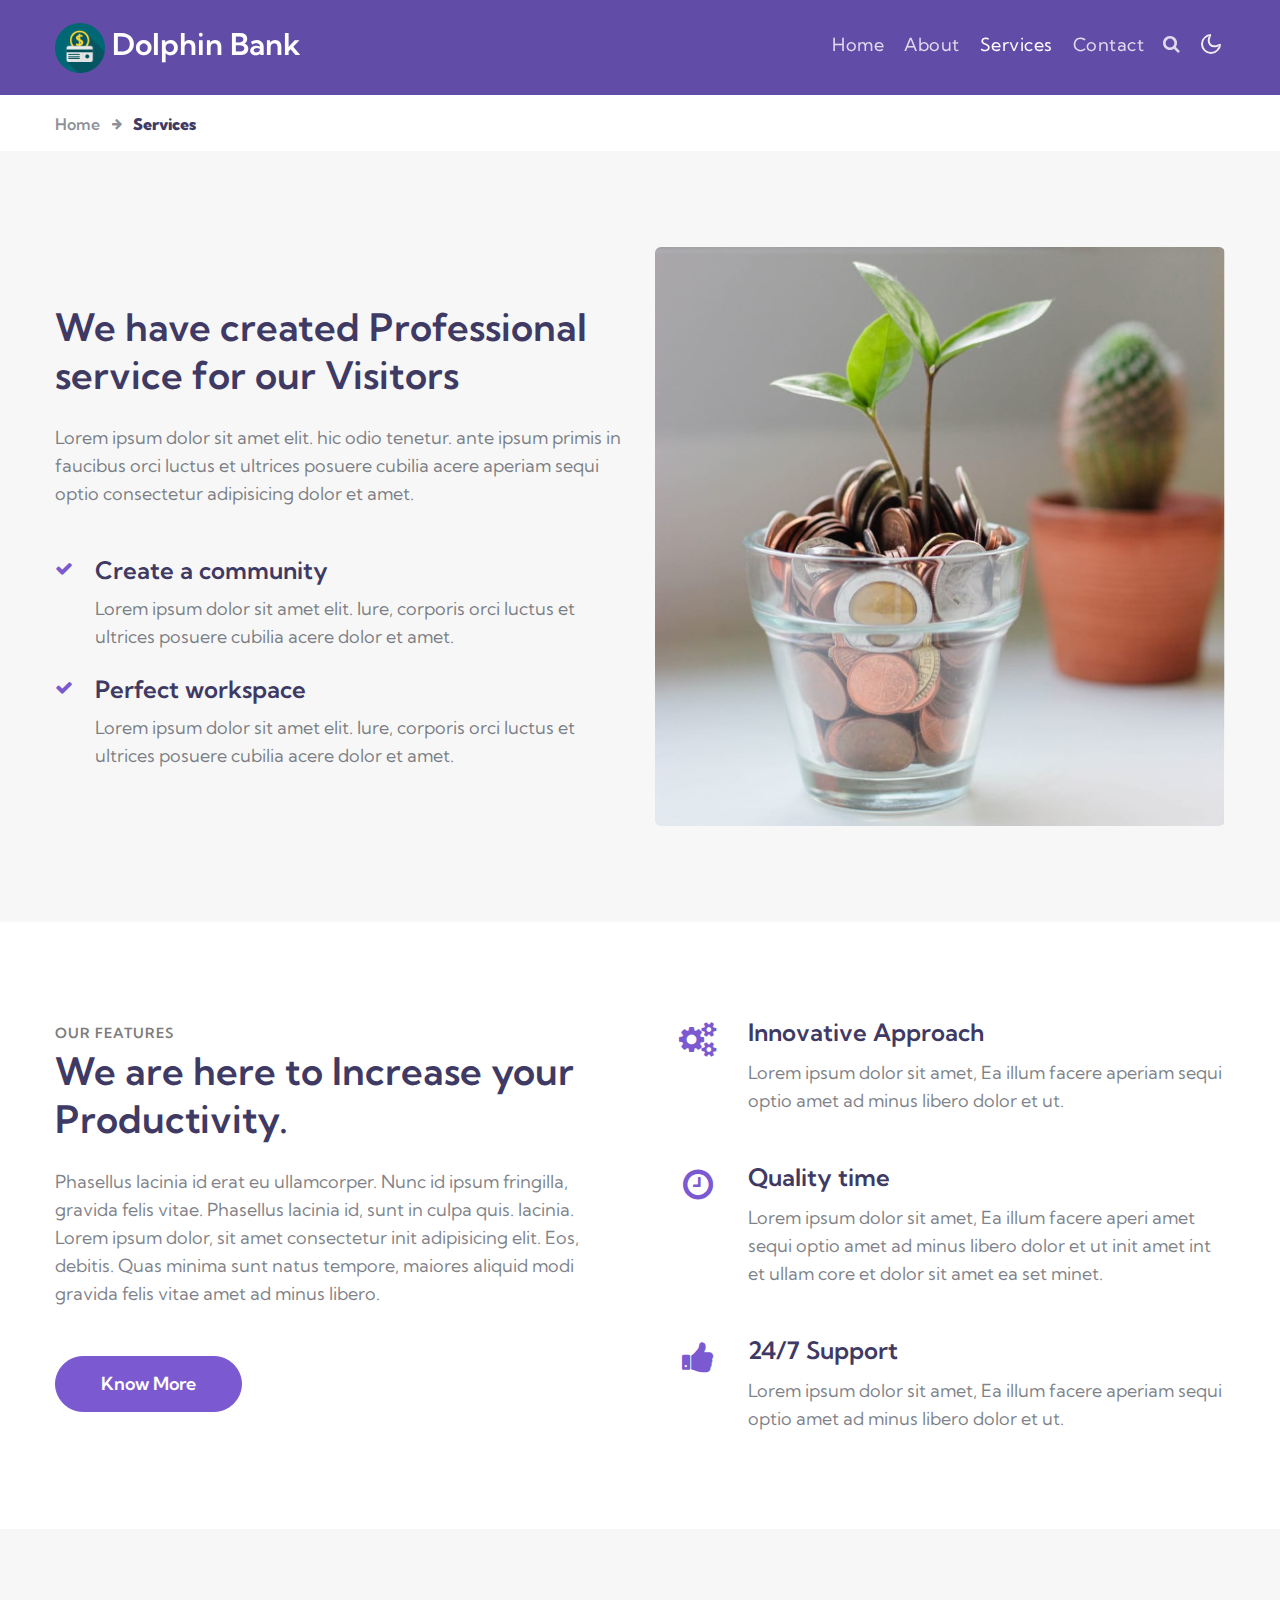
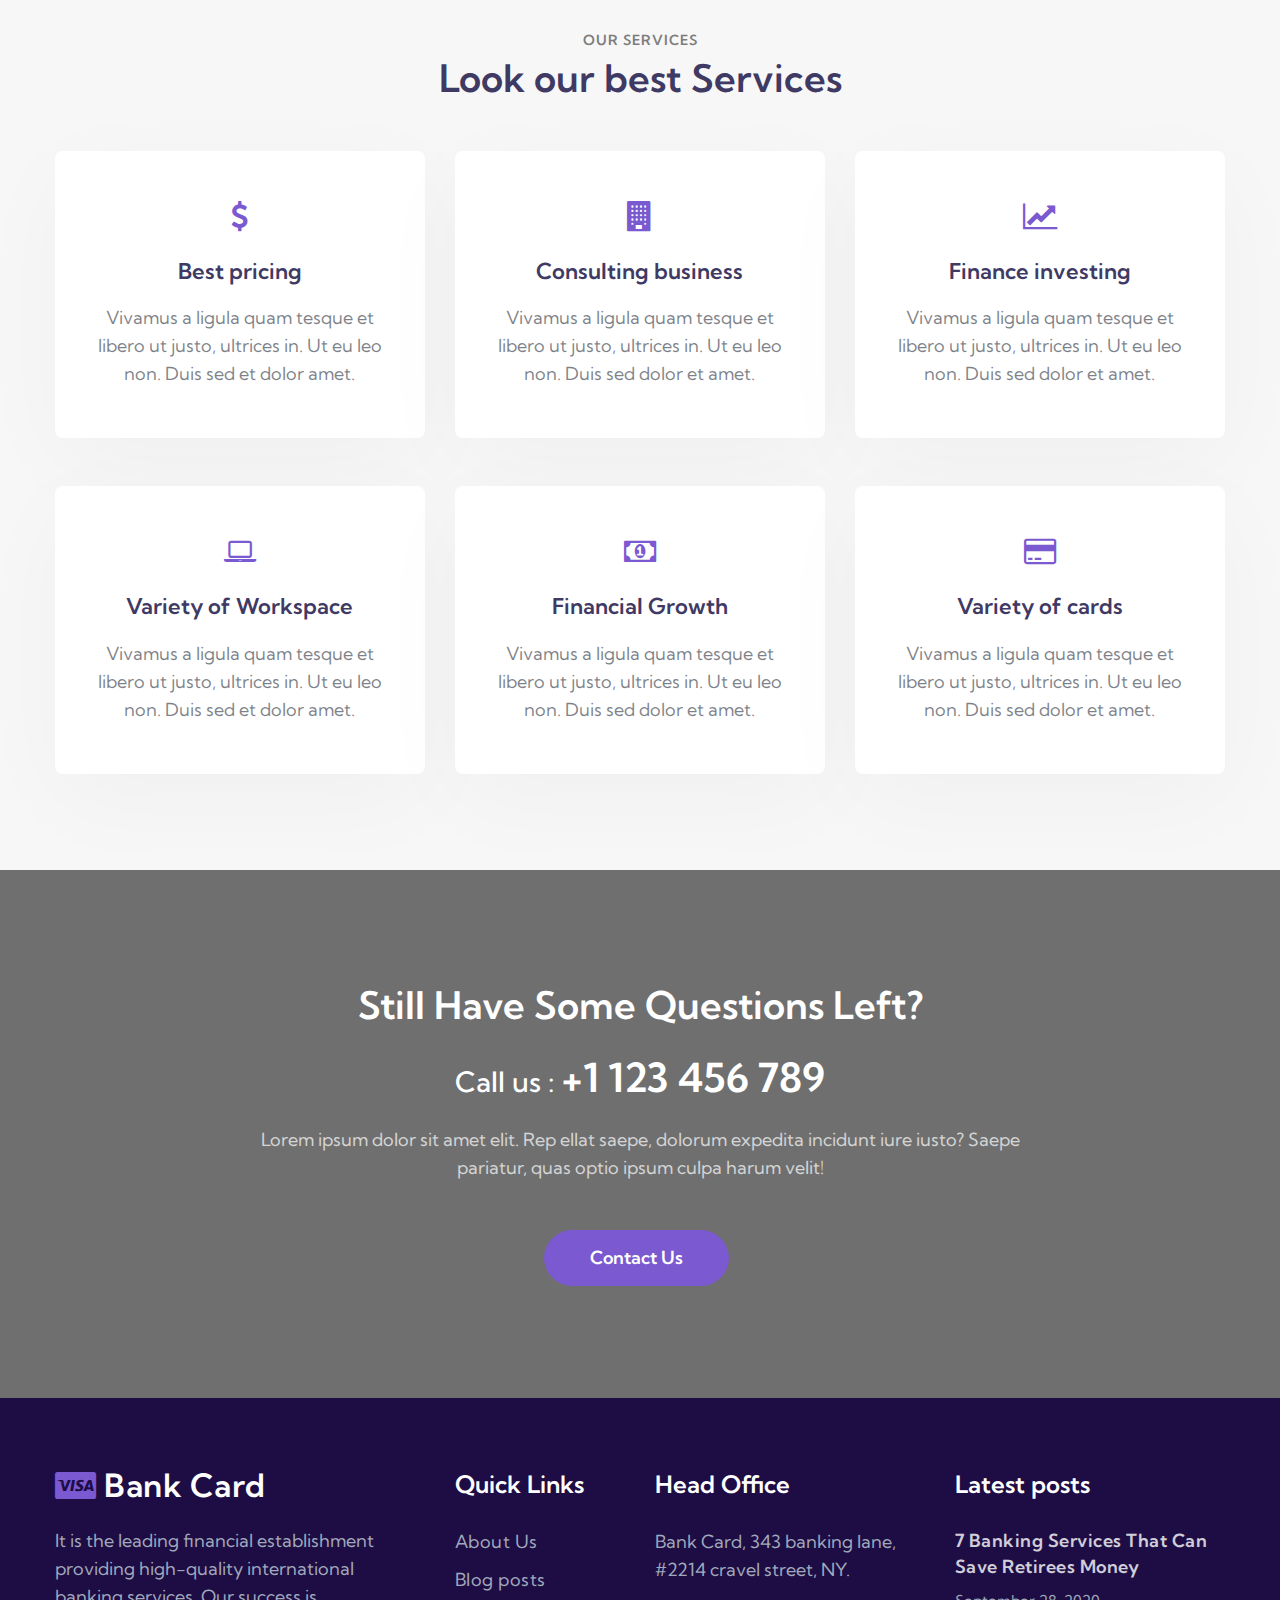
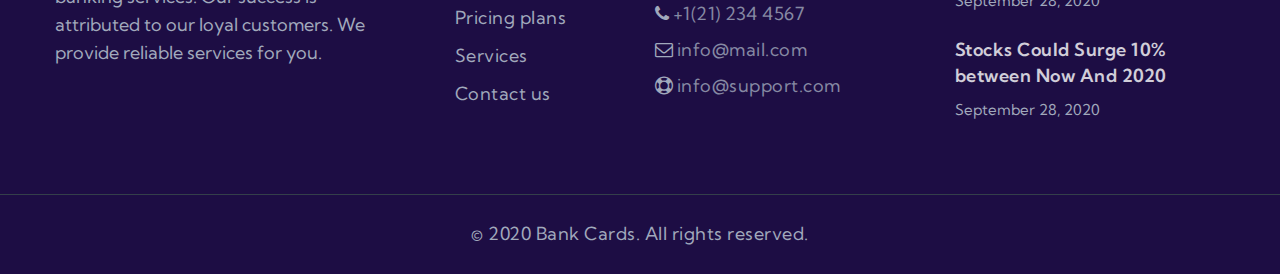
<file: services.html>
<!doctype html>
<html lang="en">
  <head>
    <!-- Required meta tags -->
    <meta charset="utf-8">
    <meta name="viewport" content="width=device-width, initial-scale=1, shrink-to-fit=no">

    <title>Dolphin Bank | Home-Page</title>
    
    <link href="//fonts.googleapis.com/css2?family=Kumbh+Sans:wght@300;400;700&display=swap" rel="stylesheet">

    <!-- Template CSS -->
    <link rel="stylesheet" href="assets/css/style-starter.css">
  </head>
  <body>
<!--header-->
<header id="site-header" class="fixed-top">
  <div class="container">
      <nav class="navbar navbar-expand-lg stroke px-0">
        <h1>    <a class="navbar-brand" href="index.html">
                  <span > <img src="assets/images/logo.png" alt="Dolphin Bank" title="Dolphin Bank" style="height:50px;" /></span> Dolphin Bank
              </a></h1>
          

          <button class="navbar-toggler  collapsed bg-gradient" type="button" data-toggle="collapse"
              data-target="#navbarTogglerDemo02" aria-controls="navbarTogglerDemo02" aria-expanded="false"
              aria-label="Toggle navigation">
              <span class="navbar-toggler-icon fa icon-expand fa-bars"></span>
              <span class="navbar-toggler-icon fa icon-close fa-times"></span>
          </button>

          <div class="collapse navbar-collapse" id="navbarTogglerDemo02">
              <ul class="navbar-nav ml-auto">
                  <li class="nav-item @@home__active">
                      <a class="nav-link" href="index.html">Home <span class="sr-only">(current)</span></a>
                  </li>
                  <li class="nav-item @@about__active">
                      <a class="nav-link" href="about.html">About</a>
                  </li>
                  <li class="nav-item active">
                      <a class="nav-link" href="services.html">Services</a>
                  </li>
                  <li class="nav-item @@contact__active">
                      <a class="nav-link" href="contact.html">Contact</a>
                  </li>
                  <!--/search-right-->
                  <div class="search mr-3">
                      <input class="search_box" type="checkbox" id="search_box">
                      <label class="fa fa-search" for="search_box"></label>
                      <div class="search_form">
                          <form action="error.html" method="GET">
                              <input type="text" placeholder="Search"><input type="submit" value="search">
                          </form>
                      </div>
                  </div>
                  <!--//search-right-->
              </ul>
          </div>
          <!-- toggle switch for light and dark theme -->
          <div class="mobile-position">
              <nav class="navigation">
                  <div class="theme-switch-wrapper">
                      <label class="theme-switch" for="checkbox">
                          <input type="checkbox" id="checkbox">
                          <div class="mode-container">
                              <i class="gg-sun"></i>
                              <i class="gg-moon"></i>
                          </div>
                      </label>
                  </div>
              </nav>
          </div>
          <!-- //toggle switch for light and dark theme -->
      </nav>
  </div>
</header>
<!--/header-->
<div class="inner-banner">
</div>
<section class="w3l-breadcrumb">
    <div class="container">
        <ul class="breadcrumbs-custom-path">
            <li><a href="index.html">Home</a></li>
            <li class="active"><span class="fa fa-arrow-right mx-2" aria-hidden="true"></span> Services</li>
        </ul>
    </div>
</section>
<!-- services page block grids -->
<section class="w3l-services py-5">
    <div class="container py-lg-5 py-md-4 py-2">
        <div class="row bottom-ab-grids">
            <div class="col-lg-6 bottom-ab-left align-self">
                <h3 class="title-big mb-4">We have created Professional service for our Visitors</h3>
                <p class="">Lorem ipsum dolor sit amet elit. hic odio tenetur. ante ipsum primis in
                    faucibus orci luctus et ultrices posuere cubilia acere aperiam sequi optio consectetur adipisicing
                    dolor et amet. </p>
                <div class="cont-4 mt-lg-5 mt-4">
                    <div class="list mb-4">
                        <span class="fa fa-check"></span>
                        <div class="list-info">
                            <h4>Create a community</h4>
                            <p>Lorem ipsum dolor sit amet elit. Iure, corporis orci luctus et ultrices posuere cubilia
                                acere dolor et amet.</p>
                        </div>
                    </div>
                    <div class="list">
                        <span class="fa fa-check"></span>
                        <div class="list-info">
                            <h4>Perfect workspace</h4>
                            <p>Lorem ipsum dolor sit amet elit. Iure, corporis orci luctus et ultrices posuere cubilia
                                acere dolor et amet.</p>
                        </div>
                    </div>
                </div>
            </div>
            <div class="col-lg-6 bottom-right-grids mt-lg-0 mt-5">
                <img src="assets/images/services.jpg" alt="" class="radius-image img-fluid">
            </div>
        </div>
    </div>
</section>
<!-- //services page block grids -->
<section class="w3l-content-4 py-5" id="features">
    <div class="content-4-main py-lg-5 py-md-4 py-2">
        <div class="container">
            <div class="content-info-in row">
                <div class="content-left col-lg-6">
                    <h3 class="title-small"> Our Features</h3>
                    <h3 class="title-big">We are here to Increase your Productivity.
                    </h3>
                    <p class="mt-4"> Phasellus lacinia id erat eu
                        ullamcorper. Nunc id ipsum fringilla, gravida felis vitae. Phasellus lacinia id, sunt in
                        culpa quis. lacinia. Lorem ipsum dolor, sit amet consectetur init adipisicing elit. Eos,
                        debitis. Quas minima sunt natus tempore, maiores aliquid modi gravida felis vitae amet ad minus libero.</p>
                        <a class="btn btn-style btn-primary mt-md-5 mt-4" href="#blog">Know More</a>
                </div>
                <div class="content-right col-lg-6 pl-lg-4 mt-lg-0 mt-md-5 mt-5">
                    <div class="row content4-right-grids mb-lg-5 mb-4">
                        <div class="col-2 content4-right-icon">
                            <div class="content4-icon">
                                <span class="fa fa-cogs"></span>
                            </div>
                        </div>
                        <div class="col-10 content4-right-info">
                            <h6><a href="#url">Innovative Approach</a></h6>
                            <p>Lorem ipsum dolor sit amet, Ea illum facere aperiam sequi optio
                                amet ad minus libero dolor et ut.</p>
                        </div>
                    </div>
                    <div class="row content4-right-grids mb-lg-5 mb-4">
                        <div class="col-2 content4-right-icon">
                            <div class="content4-icon">
                                <span class="fa fa-clock-o"></span>
                            </div>
                        </div>
                        <div class="col-10 content4-right-info">
                            <h6><a href="#url"> Quality time</a></h6>
                            <p>Lorem ipsum dolor sit amet, Ea illum facere aperi amet sequi optio amet ad 
                                minus libero dolor et ut init amet int et ullam core et dolor sit amet ea set minet.</p>
                        </div>
                    </div>
                    <div class="row content4-right-grids">
                        <div class="col-2 content4-right-icon">
                            <div class="content4-icon">
                                <span class="fa fa-thumbs-up"></span>
                            </div>
                        </div>
                        <div class="col-10 content4-right-info">
                            <h6><a href="#url"> 24/7 Support</a></h6>
                            <p>Lorem ipsum dolor sit amet, Ea illum facere aperiam sequi optio
                                amet ad minus libero dolor et ut.</p>
                        </div>
                    </div>
                </div>
            </div>
        </div>
    </div>
</section>
<!-- /bottom-grids-->
<section class="w3l-bottom-grids-6 w3l-services py-5" id="services">
    <div class="container py-lg-5 py-md-4">
        <h6 class="title-small text-center">Our Services</h6>
        <h3 class="title-big mb-md-5 mb-4 text-center">Look our best Services</h3>
        <div class="grids-area-hny main-cont-wthree-fea row">
            <div class="col-lg-4 col-md-6 grids-feature">
                <div class="area-box">
                    <span class="fa fa-dollar mt-0"></span>
                    <h4><a href="#feature" class="title-head">Best pricing</a></h4>
                    <p class="">Vivamus a ligula quam tesque et libero ut justo, ultrices in.  Ut eu leo non. Duis sed et dolor amet.</p>
                </div>
            </div>
            <div class="col-lg-4 col-md-6 grids-feature mt-md-0 mt-4">
                <div class="area-box">
                    <span class="fa fa-building mt-0"></span>
                    <h4><a href="#feature" class="title-head">Consulting business</a></h4>
                    <p class="">Vivamus a ligula quam tesque et libero ut justo, ultrices in. Ut eu leo non. Duis sed dolor et amet.</p>
                </div>
            </div>
            <div class="col-lg-4 col-md-6 grids-feature mt-lg-0 mt-4">
                <div class="area-box">
                    <span class="fa fa-line-chart mt-0"></span>
                    <h4><a href="#feature" class="title-head">Finance investing</a></h4>
                    <p class="">Vivamus a ligula quam tesque et libero ut justo, ultrices in. Ut eu leo non. Duis sed dolor et amet.</p>
                </div>
            </div>
            <div class="col-lg-4 col-md-6 grids-feature mt-lg-5 mt-4">
                <div class="area-box">
                    <span class="fa fa-laptop mt-0"></span>
                    <h4><a href="#feature" class="title-head">Variety of Workspace</a></h4>
                    <p class="">Vivamus a ligula quam tesque et libero ut justo, ultrices in.  Ut eu leo non. Duis sed et dolor amet.</p>
                </div>
            </div>
            <div class="col-lg-4 col-md-6 grids-feature mt-lg-5 mt-4">
                <div class="area-box">
                    <span class="fa fa-money mt-0"></span>
                    <h4><a href="#feature" class="title-head">Financial Growth </a></h4>
                    <p class="">Vivamus a ligula quam tesque et libero ut justo, ultrices in. Ut eu leo non. Duis sed dolor et amet.</p>
                </div>
            </div>
            <div class="col-lg-4 col-md-6 grids-feature mt-lg-5 mt-4">
                <div class="area-box">
                    <span class="fa fa-credit-card mt-0"></span>
                    <h4><a href="#feature" class="title-head">Variety of cards</a></h4>
                    <p class="">Vivamus a ligula quam tesque et libero ut justo, ultrices in. Ut eu leo non. Duis sed dolor et amet.</p>
                </div>
            </div>
        </div>
    </div>
</section>
<!-- //bottom-grids-->
<!-- middle -->
<div class="middle py-5" id="call">
    <div class="container py-lg-3">
        <div class="welcome-left text-center py-md-5 py-3">
            <h3 class="title-big">Still Have Some Questions Left?</h3>
            <h3 class="mt-4">Call us : <a href="tel:+1 123 456 789">+1 123 456 789</a> </h3>
            <p class="mt-4">Lorem ipsum dolor sit amet elit. Rep ellat saepe, dolorum expedita
                incidunt iure iusto? Saepe  pariatur, quas optio ipsum culpa harum velit!</p>
            <a href="contact.html" class="btn btn-style btn-primary mt-sm-5 mt-4 mr-2">Contact Us</a>
        </div>
    </div>
</div>
<!-- //middle -->
 <!-- footer -->
 <section class="w3l-footer-29-main">
  <div class="footer-29 py-5">
    <div class="container py-lg-4">
      <div class="row footer-top-29">
        <div class="col-lg-4 col-md-6 footer-list-29 footer-1 pr-lg-5">
          <div class="footer-logo mb-4">
            <a class="navbar-brand" href="index.html">
              <span class="fa fa-cc-visa"></span> Bank Card</a>
          </div>
          <p>It is the leading financial establishment providing high-quality international banking services. Our
            success
            is attributed to our loyal customers. We provide reliable services for you.</p>
        </div>
        <div class="col-lg-2 col-md-6 col-sm-5 col-5 footer-list-29 footer-2 mt-md-0 mt-5">

          <ul>
            <h6 class="footer-title-29">Quick Links</h6>
            <li><a href="about.html">About Us</a></li>
            <li><a href="#blog"> Blog posts</a></li>
            <li><a href="#pricing"> Pricing plans</a></li>
            <li><a href="services.html">Services</a></li>
            <li><a href="contact.html">Contact us</a></li>
          </ul>
        </div>
        <div class="col-lg-3 col-md-6 col-sm-7 col-7 footer-list-29 footer-3 mt-lg-0 mt-5">
          <h6 class="footer-title-29">Head Office</h6>
          <p class="mb-3"> Bank Card, 343 banking lane, #2214 cravel street, NY.</p>
          <p class="mb-2"> <span class="fa fa-phone"></span> <a href="tel:+1(21) 234 4567">+1(21) 234 4567</a></p>
          <p class="mb-2"><span class="fa fa-envelope-o"></span> <a href="mailto:info@mail.com">info@mail.com</a></p>
          <p><span class="fa fa-support"></span> <a href="mailto:info@support.com">info@support.com</a></p>
        </div>
        <div class="col-lg-3 col-md-6 footer-list-29 footer-4 mt-lg-0 mt-5">
          <h6 class="footer-title-29">Latest posts</h6>
          <div class="post1">
            <a href="#url" class="post-title">7 Banking Services That Can Save Retirees Money</a>
            <p class="small">September 28, 2020</p>
          </div>
          <div class="post1 mt-4">
            <a href="#url" class="post-title">Stocks Could Surge 10% between Now And 2020</a>
            <p class="small">September 28, 2020</p>
          </div>
        </div>
      </div>
    </div>
  </div>
  <!-- copyright -->
  <section class="w3l-copyright text-center">
    <div class="container">
      <p class="copy-footer-29">© 2020 Bank Cards. All rights reserved.</p>
    </div>

    <!-- move top -->
    <button onclick="topFunction()" id="movetop" title="Go to top">
      &#10548;
    </button>
    <script>
      // When the user scrolls down 20px from the top of the document, show the button
      window.onscroll = function () {
        scrollFunction()
      };

      function scrollFunction() {
        if (document.body.scrollTop > 20 || document.documentElement.scrollTop > 20) {
          document.getElementById("movetop").style.display = "block";
        } else {
          document.getElementById("movetop").style.display = "none";
        }
      }

      // When the user clicks on the button, scroll to the top of the document
      function topFunction() {
        document.body.scrollTop = 0;
        document.documentElement.scrollTop = 0;
      }
    </script>
    <!-- /move top -->
  </section>
  <!-- //copyright -->
</section>
<!-- //footer -->

<!--  javascripts file here -->
<script src="assets/js/jquery-3.3.1.min.js"></script>

<script src="assets/js/theme-change.js"></script> <!-- //light and dark mode switch js -->

<script src="assets/js/circles.js"></script>

<!-- stats number counter-->
<script src="assets/js/jquery.waypoints.min.js"></script>
<script src="assets/js/jquery.countup.js"></script>
<script>
  $('.counter').countUp();
</script>
<!-- //stats number counter -->

<!-- owl carousel -->
<script src="assets/js/owl.carousel.js"></script>
<!-- script for banner slider-->
<script>
  $(document).ready(function () {
    $('.owl-one').owlCarousel({
      loop: true,
      margin: 0,
      nav: false,
      responsiveClass: true,
      autoplay: true,
      autoplayTimeout: 5000,
      autoplaySpeed: 1000,
      autoplayHoverPause: false,
      responsive: {
        0: {
          items: 1
        },
        480: {
          items: 1
        },
        667: {
          items: 1
        },
        1000: {
          items: 1
        }
      }
    })
  })
</script>
<!-- //script -->
<!-- owl carousel -->

<!-- script for tesimonials carousel slider -->
<script>
  $(document).ready(function () {
    $("#owl-demo2").owlCarousel({
      loop: true,
      margin: 20,
      nav: false,
      responsiveClass: true,
      responsive: {
        0: {
          items: 1,
          nav: false
        },
        1000: {
          items: 1,
          nav: false,
          loop: false
        }
      }
    })
  })
</script>
<!-- //script for tesimonials carousel slider -->

<!-- disable body scroll which navbar is in active -->
<script>
  $(function () {
    $('.navbar-toggler').click(function () {
      $('body').toggleClass('noscroll');
    })
  });
</script>
<!-- disable body scroll which navbar is in active -->

<!--/MENU-JS-->
<script>
  $(window).on("scroll", function () {
    var scroll = $(window).scrollTop();

    if (scroll >= 80) {
      $("#site-header").addClass("nav-fixed");
    } else {
      $("#site-header").removeClass("nav-fixed");
    }
  });

  //Main navigation Active Class Add Remove
  $(".navbar-toggler").on("click", function () {
    $("header").toggleClass("active");
  });
  $(document).on("ready", function () {
    if ($(window).width() > 991) {
      $("header").removeClass("active");
    }
    $(window).on("resize", function () {
      if ($(window).width() > 991) {
        $("header").removeClass("active");
      }
    });
  });
</script>
<!--//MENU-JS-->

<script src="assets/js/bootstrap.min.js"></script><!-- //bootstrap js -->
</body>

</html>
</file>
<file: assets/css/style-starter.css>
@charset "UTF-8";
/*--
Author: W3layouts
Author URL: http://w3layouts.com
--*/
/*!
 * Bootstrap v4.4.1 (https://getbootstrap.com/)
 * Copyright 2011-2019 The Bootstrap Authors
 * Copyright 2011-2019 Twitter, Inc.
 * Licensed under MIT (https://github.com/twbs/bootstrap/blob/master/LICENSE)
 */
:root {
  --blue: #007bff;
  --indigo: #6610f2;
  --purple: #6f42c1;
  --pink: #e83e8c;
  --red: #dc3545;
  --orange: #fd7e14;
  --yellow: #ffc107;
  --green: #28a745;
  --teal: #20c997;
  --cyan: #17a2b8;
  --white: #fff;
  --gray: #6c757d;
  --gray-dark: #343a40;
  --primary: #7b59d0;
  --secondary: #f8b195;
  --success: #28a745;
  --info: #17a2b8;
  --warning: #ffc107;
  --danger: #dc3545;
  --light: #f8f9fa;
  --dark: #343a40;
  --breakpoint-xs: 0;
  --breakpoint-sm: 576px;
  --breakpoint-md: 768px;
  --breakpoint-lg: 992px;
  --breakpoint-xl: 1200px;
  --font-family-sans-serif: -apple-system, BlinkMacSystemFont, "Segoe UI", Roboto, "Helvetica Neue", Arial, "Noto Sans", sans-serif, "Apple Color Emoji", "Segoe UI Emoji", "Segoe UI Symbol", "Noto Color Emoji";
  --font-family-monospace: SFMono-Regular, Menlo, Monaco, Consolas, "Liberation Mono", "Courier New", monospace; }

*,
*::before,
*::after {
  box-sizing: border-box; }

html {
  font-family: sans-serif;
  line-height: 1.15;
  -webkit-text-size-adjust: 100%;
  -webkit-tap-highlight-color: rgba(0, 0, 0, 0); }

article, aside, figcaption, figure, footer, header, hgroup, main, nav, section {
  display: block; }

body {
  margin: 0;
  font-family: -apple-system, BlinkMacSystemFont, "Segoe UI", Roboto, "Helvetica Neue", Arial, "Noto Sans", sans-serif, "Apple Color Emoji", "Segoe UI Emoji", "Segoe UI Symbol", "Noto Color Emoji";
  font-size: 1rem;
  font-weight: 400;
  line-height: 1.5;
  color: #212529;
  text-align: left;
  background-color: #fff; }

[tabindex="-1"]:focus:not(:focus-visible) {
  outline: 0 !important; }

hr {
  box-sizing: content-box;
  height: 0;
  overflow: visible; }

h1, h2, h3, h4, h5, h6 {
  margin-top: 0;
  margin-bottom: 0.5rem; }

p {
  margin-top: 0;
  margin-bottom: 1rem; }

abbr[title],
abbr[data-original-title] {
  text-decoration: underline;
  -webkit-text-decoration: underline dotted;
          text-decoration: underline dotted;
  cursor: help;
  border-bottom: 0;
  -webkit-text-decoration-skip-ink: none;
          text-decoration-skip-ink: none; }

address {
  margin-bottom: 1rem;
  font-style: normal;
  line-height: inherit; }

ol,
ul,
dl {
  margin-top: 0;
  margin-bottom: 1rem; }

ol ol,
ul ul,
ol ul,
ul ol {
  margin-bottom: 0; }

dt {
  font-weight: 700; }

dd {
  margin-bottom: .5rem;
  margin-left: 0; }

blockquote {
  margin: 0 0 1rem; }

b,
strong {
  font-weight: bolder; }

small {
  font-size: 80%; }

sub,
sup {
  position: relative;
  font-size: 75%;
  line-height: 0;
  vertical-align: baseline; }

sub {
  bottom: -.25em; }

sup {
  top: -.5em; }

a {
  color: #7b59d0;
  text-decoration: none;
  background-color: transparent; }
  a:hover {
    color: #5431ac;
    text-decoration: underline; }

a:not([href]) {
  color: inherit;
  text-decoration: none; }
  a:not([href]):hover {
    color: inherit;
    text-decoration: none; }

pre,
code,
kbd,
samp {
  font-family: SFMono-Regular, Menlo, Monaco, Consolas, "Liberation Mono", "Courier New", monospace;
  font-size: 1em; }

pre {
  margin-top: 0;
  margin-bottom: 1rem;
  overflow: auto; }

figure {
  margin: 0 0 1rem; }

img {
  vertical-align: middle;
  border-style: none; }

svg {
  overflow: hidden;
  vertical-align: middle; }

table {
  border-collapse: collapse; }

caption {
  padding-top: 0.75rem;
  padding-bottom: 0.75rem;
  color: #6c757d;
  text-align: left;
  caption-side: bottom; }

th {
  text-align: inherit; }

label {
  display: inline-block;
  margin-bottom: 0.5rem; }

button {
  border-radius: 0; }

button:focus {
  outline: 1px dotted;
  outline: 5px auto -webkit-focus-ring-color; }

input,
button,
select,
optgroup,
textarea {
  margin: 0;
  font-family: inherit;
  font-size: inherit;
  line-height: inherit; }

button,
input {
  overflow: visible; }

button,
select {
  text-transform: none; }

select {
  word-wrap: normal; }

button,
[type="button"],
[type="reset"],
[type="submit"] {
  -webkit-appearance: button; }

button:not(:disabled),
[type="button"]:not(:disabled),
[type="reset"]:not(:disabled),
[type="submit"]:not(:disabled) {
  cursor: pointer; }

button::-moz-focus-inner,
[type="button"]::-moz-focus-inner,
[type="reset"]::-moz-focus-inner,
[type="submit"]::-moz-focus-inner {
  padding: 0;
  border-style: none; }

input[type="radio"],
input[type="checkbox"] {
  box-sizing: border-box;
  padding: 0; }

input[type="date"],
input[type="time"],
input[type="datetime-local"],
input[type="month"] {
  -webkit-appearance: listbox; }

textarea {
  overflow: auto;
  resize: vertical; }

fieldset {
  min-width: 0;
  padding: 0;
  margin: 0;
  border: 0; }

legend {
  display: block;
  width: 100%;
  max-width: 100%;
  padding: 0;
  margin-bottom: .5rem;
  font-size: 1.5rem;
  line-height: inherit;
  color: inherit;
  white-space: normal; }
  @media (max-width: 1200px) {
    legend {
      font-size: calc(1.275rem + 0.3vw) ; } }

progress {
  vertical-align: baseline; }

[type="number"]::-webkit-inner-spin-button,
[type="number"]::-webkit-outer-spin-button {
  height: auto; }

[type="search"] {
  outline-offset: -2px;
  -webkit-appearance: none; }

[type="search"]::-webkit-search-decoration {
  -webkit-appearance: none; }

::-webkit-file-upload-button {
  font: inherit;
  -webkit-appearance: button; }

output {
  display: inline-block; }

summary {
  display: list-item;
  cursor: pointer; }

template {
  display: none; }

[hidden] {
  display: none !important; }

h1, h2, h3, h4, h5, h6,
.h1, .h2, .h3, .h4, .h5, .h6 {
  margin-bottom: 0.5rem;
  font-weight: 500;
  line-height: 1.2; }

h1, .h1 {
  font-size: 2.5rem; }
  @media (max-width: 1200px) {
    h1, .h1 {
      font-size: calc(1.375rem + 1.5vw) ; } }

h2, .h2 {
  font-size: 2rem; }
  @media (max-width: 1200px) {
    h2, .h2 {
      font-size: calc(1.325rem + 0.9vw) ; } }

h3, .h3 {
  font-size: 1.75rem; }
  @media (max-width: 1200px) {
    h3, .h3 {
      font-size: calc(1.3rem + 0.6vw) ; } }

h4, .h4 {
  font-size: 1.5rem; }
  @media (max-width: 1200px) {
    h4, .h4 {
      font-size: calc(1.275rem + 0.3vw) ; } }

h5, .h5 {
  font-size: 1.25rem; }

h6, .h6 {
  font-size: 1rem; }

.lead {
  font-size: 1.25rem;
  font-weight: 300; }

.display-1 {
  font-size: 6rem;
  font-weight: 300;
  line-height: 1.2; }
  @media (max-width: 1200px) {
    .display-1 {
      font-size: calc(1.725rem + 5.7vw) ; } }

.display-2 {
  font-size: 5.5rem;
  font-weight: 300;
  line-height: 1.2; }
  @media (max-width: 1200px) {
    .display-2 {
      font-size: calc(1.675rem + 5.1vw) ; } }

.display-3 {
  font-size: 4.5rem;
  font-weight: 300;
  line-height: 1.2; }
  @media (max-width: 1200px) {
    .display-3 {
      font-size: calc(1.575rem + 3.9vw) ; } }

.display-4 {
  font-size: 3.5rem;
  font-weight: 300;
  line-height: 1.2; }
  @media (max-width: 1200px) {
    .display-4 {
      font-size: calc(1.475rem + 2.7vw) ; } }

hr {
  margin-top: 1rem;
  margin-bottom: 1rem;
  border: 0;
  border-top: 1px solid rgba(0, 0, 0, 0.1); }

small,
.small {
  font-size: 80%;
  font-weight: 400; }

mark,
.mark {
  padding: 0.2em;
  background-color: #fcf8e3; }

.list-unstyled {
  padding-left: 0;
  list-style: none; }

.list-inline {
  padding-left: 0;
  list-style: none; }

.list-inline-item {
  display: inline-block; }
  .list-inline-item:not(:last-child) {
    margin-right: 0.5rem; }

.initialism {
  font-size: 90%;
  text-transform: uppercase; }

.blockquote {
  margin-bottom: 1rem;
  font-size: 1.25rem; }

.blockquote-footer {
  display: block;
  font-size: 80%;
  color: #6c757d; }
  .blockquote-footer::before {
    content: "\2014\00A0"; }

.img-fluid {
  max-width: 100%;
  height: auto; }

.img-thumbnail {
  padding: 0.25rem;
  background-color: #fff;
  border: 1px solid #dee2e6;
  border-radius: 0.25rem;
  max-width: 100%;
  height: auto; }

.figure {
  display: inline-block; }

.figure-img {
  margin-bottom: 0.5rem;
  line-height: 1; }

.figure-caption {
  font-size: 90%;
  color: #6c757d; }

code {
  font-size: 87.5%;
  color: #e83e8c;
  word-wrap: break-word; }
  a > code {
    color: inherit; }

kbd {
  padding: 0.2rem 0.4rem;
  font-size: 87.5%;
  color: #fff;
  background-color: #212529;
  border-radius: 0.2rem; }
  kbd kbd {
    padding: 0;
    font-size: 100%;
    font-weight: 700; }

pre {
  display: block;
  font-size: 87.5%;
  color: #212529; }
  pre code {
    font-size: inherit;
    color: inherit;
    word-break: normal; }

.pre-scrollable {
  max-height: 340px;
  overflow-y: scroll; }

.container {
  width: 100%;
  padding-right: 15px;
  padding-left: 15px;
  margin-right: auto;
  margin-left: auto; }
  @media (min-width: 576px) {
    .container {
      max-width: 540px; } }
  @media (min-width: 768px) {
    .container {
      max-width: 720px; } }
  @media (min-width: 992px) {
    .container {
      max-width: 960px; } }
  @media (min-width: 1200px) {
    .container {
      max-width: 1140px; } }

.container-fluid, .container-sm, .container-md, .container-lg, .container-xl {
  width: 100%;
  padding-right: 15px;
  padding-left: 15px;
  margin-right: auto;
  margin-left: auto; }

@media (min-width: 576px) {
  .container, .container-sm {
    max-width: 540px; } }

@media (min-width: 768px) {
  .container, .container-sm, .container-md {
    max-width: 720px; } }

@media (min-width: 992px) {
  .container, .container-sm, .container-md, .container-lg {
    max-width: 960px; } }

@media (min-width: 1200px) {
  .container, .container-sm, .container-md, .container-lg, .container-xl {
    max-width: 1140px; } }

.row {
  display: flex;
  flex-wrap: wrap;
  margin-right: -15px;
  margin-left: -15px; }

.no-gutters {
  margin-right: 0;
  margin-left: 0; }
  .no-gutters > .col,
  .no-gutters > [class*="col-"] {
    padding-right: 0;
    padding-left: 0; }

.col-1, .col-2, .col-3, .col-4, .col-5, .col-6, .col-7, .col-8, .col-9, .col-10, .col-11, .col-12, .col,
.col-auto, .col-sm-1, .col-sm-2, .col-sm-3, .col-sm-4, .col-sm-5, .col-sm-6, .col-sm-7, .col-sm-8, .col-sm-9, .col-sm-10, .col-sm-11, .col-sm-12, .col-sm,
.col-sm-auto, .col-md-1, .col-md-2, .col-md-3, .col-md-4, .col-md-5, .col-md-6, .col-md-7, .col-md-8, .col-md-9, .col-md-10, .col-md-11, .col-md-12, .col-md,
.col-md-auto, .col-lg-1, .col-lg-2, .col-lg-3, .col-lg-4, .col-lg-5, .col-lg-6, .col-lg-7, .col-lg-8, .col-lg-9, .col-lg-10, .col-lg-11, .col-lg-12, .col-lg,
.col-lg-auto, .col-xl-1, .col-xl-2, .col-xl-3, .col-xl-4, .col-xl-5, .col-xl-6, .col-xl-7, .col-xl-8, .col-xl-9, .col-xl-10, .col-xl-11, .col-xl-12, .col-xl,
.col-xl-auto {
  position: relative;
  width: 100%;
  padding-right: 15px;
  padding-left: 15px; }

.col {
  flex-basis: 0;
  flex-grow: 1;
  max-width: 100%; }

.row-cols-1 > * {
  flex: 0 0 100%;
  max-width: 100%; }

.row-cols-2 > * {
  flex: 0 0 50%;
  max-width: 50%; }

.row-cols-3 > * {
  flex: 0 0 33.33333%;
  max-width: 33.33333%; }

.row-cols-4 > * {
  flex: 0 0 25%;
  max-width: 25%; }

.row-cols-5 > * {
  flex: 0 0 20%;
  max-width: 20%; }

.row-cols-6 > * {
  flex: 0 0 16.66667%;
  max-width: 16.66667%; }

.col-auto {
  flex: 0 0 auto;
  width: auto;
  max-width: 100%; }

.col-1 {
  flex: 0 0 8.33333%;
  max-width: 8.33333%; }

.col-2 {
  flex: 0 0 16.66667%;
  max-width: 16.66667%; }

.col-3 {
  flex: 0 0 25%;
  max-width: 25%; }

.col-4 {
  flex: 0 0 33.33333%;
  max-width: 33.33333%; }

.col-5 {
  flex: 0 0 41.66667%;
  max-width: 41.66667%; }

.col-6 {
  flex: 0 0 50%;
  max-width: 50%; }

.col-7 {
  flex: 0 0 58.33333%;
  max-width: 58.33333%; }

.col-8 {
  flex: 0 0 66.66667%;
  max-width: 66.66667%; }

.col-9 {
  flex: 0 0 75%;
  max-width: 75%; }

.col-10 {
  flex: 0 0 83.33333%;
  max-width: 83.33333%; }

.col-11 {
  flex: 0 0 91.66667%;
  max-width: 91.66667%; }

.col-12 {
  flex: 0 0 100%;
  max-width: 100%; }

.order-first {
  order: -1; }

.order-last {
  order: 13; }

.order-0 {
  order: 0; }

.order-1 {
  order: 1; }

.order-2 {
  order: 2; }

.order-3 {
  order: 3; }

.order-4 {
  order: 4; }

.order-5 {
  order: 5; }

.order-6 {
  order: 6; }

.order-7 {
  order: 7; }

.order-8 {
  order: 8; }

.order-9 {
  order: 9; }

.order-10 {
  order: 10; }

.order-11 {
  order: 11; }

.order-12 {
  order: 12; }

.offset-1 {
  margin-left: 8.33333%; }

.offset-2 {
  margin-left: 16.66667%; }

.offset-3 {
  margin-left: 25%; }

.offset-4 {
  margin-left: 33.33333%; }

.offset-5 {
  margin-left: 41.66667%; }

.offset-6 {
  margin-left: 50%; }

.offset-7 {
  margin-left: 58.33333%; }

.offset-8 {
  margin-left: 66.66667%; }

.offset-9 {
  margin-left: 75%; }

.offset-10 {
  margin-left: 83.33333%; }

.offset-11 {
  margin-left: 91.66667%; }

@media (min-width: 576px) {
  .col-sm {
    flex-basis: 0;
    flex-grow: 1;
    max-width: 100%; }
  .row-cols-sm-1 > * {
    flex: 0 0 100%;
    max-width: 100%; }
  .row-cols-sm-2 > * {
    flex: 0 0 50%;
    max-width: 50%; }
  .row-cols-sm-3 > * {
    flex: 0 0 33.33333%;
    max-width: 33.33333%; }
  .row-cols-sm-4 > * {
    flex: 0 0 25%;
    max-width: 25%; }
  .row-cols-sm-5 > * {
    flex: 0 0 20%;
    max-width: 20%; }
  .row-cols-sm-6 > * {
    flex: 0 0 16.66667%;
    max-width: 16.66667%; }
  .col-sm-auto {
    flex: 0 0 auto;
    width: auto;
    max-width: 100%; }
  .col-sm-1 {
    flex: 0 0 8.33333%;
    max-width: 8.33333%; }
  .col-sm-2 {
    flex: 0 0 16.66667%;
    max-width: 16.66667%; }
  .col-sm-3 {
    flex: 0 0 25%;
    max-width: 25%; }
  .col-sm-4 {
    flex: 0 0 33.33333%;
    max-width: 33.33333%; }
  .col-sm-5 {
    flex: 0 0 41.66667%;
    max-width: 41.66667%; }
  .col-sm-6 {
    flex: 0 0 50%;
    max-width: 50%; }
  .col-sm-7 {
    flex: 0 0 58.33333%;
    max-width: 58.33333%; }
  .col-sm-8 {
    flex: 0 0 66.66667%;
    max-width: 66.66667%; }
  .col-sm-9 {
    flex: 0 0 75%;
    max-width: 75%; }
  .col-sm-10 {
    flex: 0 0 83.33333%;
    max-width: 83.33333%; }
  .col-sm-11 {
    flex: 0 0 91.66667%;
    max-width: 91.66667%; }
  .col-sm-12 {
    flex: 0 0 100%;
    max-width: 100%; }
  .order-sm-first {
    order: -1; }
  .order-sm-last {
    order: 13; }
  .order-sm-0 {
    order: 0; }
  .order-sm-1 {
    order: 1; }
  .order-sm-2 {
    order: 2; }
  .order-sm-3 {
    order: 3; }
  .order-sm-4 {
    order: 4; }
  .order-sm-5 {
    order: 5; }
  .order-sm-6 {
    order: 6; }
  .order-sm-7 {
    order: 7; }
  .order-sm-8 {
    order: 8; }
  .order-sm-9 {
    order: 9; }
  .order-sm-10 {
    order: 10; }
  .order-sm-11 {
    order: 11; }
  .order-sm-12 {
    order: 12; }
  .offset-sm-0 {
    margin-left: 0; }
  .offset-sm-1 {
    margin-left: 8.33333%; }
  .offset-sm-2 {
    margin-left: 16.66667%; }
  .offset-sm-3 {
    margin-left: 25%; }
  .offset-sm-4 {
    margin-left: 33.33333%; }
  .offset-sm-5 {
    margin-left: 41.66667%; }
  .offset-sm-6 {
    margin-left: 50%; }
  .offset-sm-7 {
    margin-left: 58.33333%; }
  .offset-sm-8 {
    margin-left: 66.66667%; }
  .offset-sm-9 {
    margin-left: 75%; }
  .offset-sm-10 {
    margin-left: 83.33333%; }
  .offset-sm-11 {
    margin-left: 91.66667%; } }

@media (min-width: 768px) {
  .col-md {
    flex-basis: 0;
    flex-grow: 1;
    max-width: 100%; }
  .row-cols-md-1 > * {
    flex: 0 0 100%;
    max-width: 100%; }
  .row-cols-md-2 > * {
    flex: 0 0 50%;
    max-width: 50%; }
  .row-cols-md-3 > * {
    flex: 0 0 33.33333%;
    max-width: 33.33333%; }
  .row-cols-md-4 > * {
    flex: 0 0 25%;
    max-width: 25%; }
  .row-cols-md-5 > * {
    flex: 0 0 20%;
    max-width: 20%; }
  .row-cols-md-6 > * {
    flex: 0 0 16.66667%;
    max-width: 16.66667%; }
  .col-md-auto {
    flex: 0 0 auto;
    width: auto;
    max-width: 100%; }
  .col-md-1 {
    flex: 0 0 8.33333%;
    max-width: 8.33333%; }
  .col-md-2 {
    flex: 0 0 16.66667%;
    max-width: 16.66667%; }
  .col-md-3 {
    flex: 0 0 25%;
    max-width: 25%; }
  .col-md-4 {
    flex: 0 0 33.33333%;
    max-width: 33.33333%; }
  .col-md-5 {
    flex: 0 0 41.66667%;
    max-width: 41.66667%; }
  .col-md-6 {
    flex: 0 0 50%;
    max-width: 50%; }
  .col-md-7 {
    flex: 0 0 58.33333%;
    max-width: 58.33333%; }
  .col-md-8 {
    flex: 0 0 66.66667%;
    max-width: 66.66667%; }
  .col-md-9 {
    flex: 0 0 75%;
    max-width: 75%; }
  .col-md-10 {
    flex: 0 0 83.33333%;
    max-width: 83.33333%; }
  .col-md-11 {
    flex: 0 0 91.66667%;
    max-width: 91.66667%; }
  .col-md-12 {
    flex: 0 0 100%;
    max-width: 100%; }
  .order-md-first {
    order: -1; }
  .order-md-last {
    order: 13; }
  .order-md-0 {
    order: 0; }
  .order-md-1 {
    order: 1; }
  .order-md-2 {
    order: 2; }
  .order-md-3 {
    order: 3; }
  .order-md-4 {
    order: 4; }
  .order-md-5 {
    order: 5; }
  .order-md-6 {
    order: 6; }
  .order-md-7 {
    order: 7; }
  .order-md-8 {
    order: 8; }
  .order-md-9 {
    order: 9; }
  .order-md-10 {
    order: 10; }
  .order-md-11 {
    order: 11; }
  .order-md-12 {
    order: 12; }
  .offset-md-0 {
    margin-left: 0; }
  .offset-md-1 {
    margin-left: 8.33333%; }
  .offset-md-2 {
    margin-left: 16.66667%; }
  .offset-md-3 {
    margin-left: 25%; }
  .offset-md-4 {
    margin-left: 33.33333%; }
  .offset-md-5 {
    margin-left: 41.66667%; }
  .offset-md-6 {
    margin-left: 50%; }
  .offset-md-7 {
    margin-left: 58.33333%; }
  .offset-md-8 {
    margin-left: 66.66667%; }
  .offset-md-9 {
    margin-left: 75%; }
  .offset-md-10 {
    margin-left: 83.33333%; }
  .offset-md-11 {
    margin-left: 91.66667%; } }

@media (min-width: 992px) {
  .col-lg {
    flex-basis: 0;
    flex-grow: 1;
    max-width: 100%; }
  .row-cols-lg-1 > * {
    flex: 0 0 100%;
    max-width: 100%; }
  .row-cols-lg-2 > * {
    flex: 0 0 50%;
    max-width: 50%; }
  .row-cols-lg-3 > * {
    flex: 0 0 33.33333%;
    max-width: 33.33333%; }
  .row-cols-lg-4 > * {
    flex: 0 0 25%;
    max-width: 25%; }
  .row-cols-lg-5 > * {
    flex: 0 0 20%;
    max-width: 20%; }
  .row-cols-lg-6 > * {
    flex: 0 0 16.66667%;
    max-width: 16.66667%; }
  .col-lg-auto {
    flex: 0 0 auto;
    width: auto;
    max-width: 100%; }
  .col-lg-1 {
    flex: 0 0 8.33333%;
    max-width: 8.33333%; }
  .col-lg-2 {
    flex: 0 0 16.66667%;
    max-width: 16.66667%; }
  .col-lg-3 {
    flex: 0 0 25%;
    max-width: 25%; }
  .col-lg-4 {
    flex: 0 0 33.33333%;
    max-width: 33.33333%; }
  .col-lg-5 {
    flex: 0 0 41.66667%;
    max-width: 41.66667%; }
  .col-lg-6 {
    flex: 0 0 50%;
    max-width: 50%; }
  .col-lg-7 {
    flex: 0 0 58.33333%;
    max-width: 58.33333%; }
  .col-lg-8 {
    flex: 0 0 66.66667%;
    max-width: 66.66667%; }
  .col-lg-9 {
    flex: 0 0 75%;
    max-width: 75%; }
  .col-lg-10 {
    flex: 0 0 83.33333%;
    max-width: 83.33333%; }
  .col-lg-11 {
    flex: 0 0 91.66667%;
    max-width: 91.66667%; }
  .col-lg-12 {
    flex: 0 0 100%;
    max-width: 100%; }
  .order-lg-first {
    order: -1; }
  .order-lg-last {
    order: 13; }
  .order-lg-0 {
    order: 0; }
  .order-lg-1 {
    order: 1; }
  .order-lg-2 {
    order: 2; }
  .order-lg-3 {
    order: 3; }
  .order-lg-4 {
    order: 4; }
  .order-lg-5 {
    order: 5; }
  .order-lg-6 {
    order: 6; }
  .order-lg-7 {
    order: 7; }
  .order-lg-8 {
    order: 8; }
  .order-lg-9 {
    order: 9; }
  .order-lg-10 {
    order: 10; }
  .order-lg-11 {
    order: 11; }
  .order-lg-12 {
    order: 12; }
  .offset-lg-0 {
    margin-left: 0; }
  .offset-lg-1 {
    margin-left: 8.33333%; }
  .offset-lg-2 {
    margin-left: 16.66667%; }
  .offset-lg-3 {
    margin-left: 25%; }
  .offset-lg-4 {
    margin-left: 33.33333%; }
  .offset-lg-5 {
    margin-left: 41.66667%; }
  .offset-lg-6 {
    margin-left: 50%; }
  .offset-lg-7 {
    margin-left: 58.33333%; }
  .offset-lg-8 {
    margin-left: 66.66667%; }
  .offset-lg-9 {
    margin-left: 75%; }
  .offset-lg-10 {
    margin-left: 83.33333%; }
  .offset-lg-11 {
    margin-left: 91.66667%; } }

@media (min-width: 1200px) {
  .col-xl {
    flex-basis: 0;
    flex-grow: 1;
    max-width: 100%; }
  .row-cols-xl-1 > * {
    flex: 0 0 100%;
    max-width: 100%; }
  .row-cols-xl-2 > * {
    flex: 0 0 50%;
    max-width: 50%; }
  .row-cols-xl-3 > * {
    flex: 0 0 33.33333%;
    max-width: 33.33333%; }
  .row-cols-xl-4 > * {
    flex: 0 0 25%;
    max-width: 25%; }
  .row-cols-xl-5 > * {
    flex: 0 0 20%;
    max-width: 20%; }
  .row-cols-xl-6 > * {
    flex: 0 0 16.66667%;
    max-width: 16.66667%; }
  .col-xl-auto {
    flex: 0 0 auto;
    width: auto;
    max-width: 100%; }
  .col-xl-1 {
    flex: 0 0 8.33333%;
    max-width: 8.33333%; }
  .col-xl-2 {
    flex: 0 0 16.66667%;
    max-width: 16.66667%; }
  .col-xl-3 {
    flex: 0 0 25%;
    max-width: 25%; }
  .col-xl-4 {
    flex: 0 0 33.33333%;
    max-width: 33.33333%; }
  .col-xl-5 {
    flex: 0 0 41.66667%;
    max-width: 41.66667%; }
  .col-xl-6 {
    flex: 0 0 50%;
    max-width: 50%; }
  .col-xl-7 {
    flex: 0 0 58.33333%;
    max-width: 58.33333%; }
  .col-xl-8 {
    flex: 0 0 66.66667%;
    max-width: 66.66667%; }
  .col-xl-9 {
    flex: 0 0 75%;
    max-width: 75%; }
  .col-xl-10 {
    flex: 0 0 83.33333%;
    max-width: 83.33333%; }
  .col-xl-11 {
    flex: 0 0 91.66667%;
    max-width: 91.66667%; }
  .col-xl-12 {
    flex: 0 0 100%;
    max-width: 100%; }
  .order-xl-first {
    order: -1; }
  .order-xl-last {
    order: 13; }
  .order-xl-0 {
    order: 0; }
  .order-xl-1 {
    order: 1; }
  .order-xl-2 {
    order: 2; }
  .order-xl-3 {
    order: 3; }
  .order-xl-4 {
    order: 4; }
  .order-xl-5 {
    order: 5; }
  .order-xl-6 {
    order: 6; }
  .order-xl-7 {
    order: 7; }
  .order-xl-8 {
    order: 8; }
  .order-xl-9 {
    order: 9; }
  .order-xl-10 {
    order: 10; }
  .order-xl-11 {
    order: 11; }
  .order-xl-12 {
    order: 12; }
  .offset-xl-0 {
    margin-left: 0; }
  .offset-xl-1 {
    margin-left: 8.33333%; }
  .offset-xl-2 {
    margin-left: 16.66667%; }
  .offset-xl-3 {
    margin-left: 25%; }
  .offset-xl-4 {
    margin-left: 33.33333%; }
  .offset-xl-5 {
    margin-left: 41.66667%; }
  .offset-xl-6 {
    margin-left: 50%; }
  .offset-xl-7 {
    margin-left: 58.33333%; }
  .offset-xl-8 {
    margin-left: 66.66667%; }
  .offset-xl-9 {
    margin-left: 75%; }
  .offset-xl-10 {
    margin-left: 83.33333%; }
  .offset-xl-11 {
    margin-left: 91.66667%; } }

.table {
  width: 100%;
  margin-bottom: 1rem;
  color: #212529; }
  .table th,
  .table td {
    padding: 0.75rem;
    vertical-align: top;
    border-top: 1px solid #dee2e6; }
  .table thead th {
    vertical-align: bottom;
    border-bottom: 2px solid #dee2e6; }
  .table tbody + tbody {
    border-top: 2px solid #dee2e6; }

.table-sm th,
.table-sm td {
  padding: 0.3rem; }

.table-bordered {
  border: 1px solid #dee2e6; }
  .table-bordered th,
  .table-bordered td {
    border: 1px solid #dee2e6; }
  .table-bordered thead th,
  .table-bordered thead td {
    border-bottom-width: 2px; }

.table-borderless th,
.table-borderless td,
.table-borderless thead th,
.table-borderless tbody + tbody {
  border: 0; }

.table-striped tbody tr:nth-of-type(odd) {
  background-color: rgba(0, 0, 0, 0.05); }

.table-hover tbody tr:hover {
  color: #212529;
  background-color: rgba(0, 0, 0, 0.075); }

.table-primary,
.table-primary > th,
.table-primary > td {
  background-color: #dad1f2; }

.table-primary th,
.table-primary td,
.table-primary thead th,
.table-primary tbody + tbody {
  border-color: #baa9e7; }

.table-hover .table-primary:hover {
  background-color: #cabdec; }
  .table-hover .table-primary:hover > td,
  .table-hover .table-primary:hover > th {
    background-color: #cabdec; }

.table-secondary,
.table-secondary > th,
.table-secondary > td {
  background-color: #fde9e1; }

.table-secondary th,
.table-secondary td,
.table-secondary thead th,
.table-secondary tbody + tbody {
  border-color: #fbd6c8; }

.table-hover .table-secondary:hover {
  background-color: #fbd7c9; }
  .table-hover .table-secondary:hover > td,
  .table-hover .table-secondary:hover > th {
    background-color: #fbd7c9; }

.table-success,
.table-success > th,
.table-success > td {
  background-color: #c3e6cb; }

.table-success th,
.table-success td,
.table-success thead th,
.table-success tbody + tbody {
  border-color: #8fd19e; }

.table-hover .table-success:hover {
  background-color: #b1dfbb; }
  .table-hover .table-success:hover > td,
  .table-hover .table-success:hover > th {
    background-color: #b1dfbb; }

.table-info,
.table-info > th,
.table-info > td {
  background-color: #bee5eb; }

.table-info th,
.table-info td,
.table-info thead th,
.table-info tbody + tbody {
  border-color: #86cfda; }

.table-hover .table-info:hover {
  background-color: #abdde5; }
  .table-hover .table-info:hover > td,
  .table-hover .table-info:hover > th {
    background-color: #abdde5; }

.table-warning,
.table-warning > th,
.table-warning > td {
  background-color: #ffeeba; }

.table-warning th,
.table-warning td,
.table-warning thead th,
.table-warning tbody + tbody {
  border-color: #ffdf7e; }

.table-hover .table-warning:hover {
  background-color: #ffe8a1; }
  .table-hover .table-warning:hover > td,
  .table-hover .table-warning:hover > th {
    background-color: #ffe8a1; }

.table-danger,
.table-danger > th,
.table-danger > td {
  background-color: #f5c6cb; }

.table-danger th,
.table-danger td,
.table-danger thead th,
.table-danger tbody + tbody {
  border-color: #ed969e; }

.table-hover .table-danger:hover {
  background-color: #f1b0b7; }
  .table-hover .table-danger:hover > td,
  .table-hover .table-danger:hover > th {
    background-color: #f1b0b7; }

.table-light,
.table-light > th,
.table-light > td {
  background-color: #fdfdfe; }

.table-light th,
.table-light td,
.table-light thead th,
.table-light tbody + tbody {
  border-color: #fbfcfc; }

.table-hover .table-light:hover {
  background-color: #ececf6; }
  .table-hover .table-light:hover > td,
  .table-hover .table-light:hover > th {
    background-color: #ececf6; }

.table-dark,
.table-dark > th,
.table-dark > td {
  background-color: #c6c8ca; }

.table-dark th,
.table-dark td,
.table-dark thead th,
.table-dark tbody + tbody {
  border-color: #95999c; }

.table-hover .table-dark:hover {
  background-color: #b9bbbe; }
  .table-hover .table-dark:hover > td,
  .table-hover .table-dark:hover > th {
    background-color: #b9bbbe; }

.table-active,
.table-active > th,
.table-active > td {
  background-color: rgba(0, 0, 0, 0.075); }

.table-hover .table-active:hover {
  background-color: rgba(0, 0, 0, 0.075); }
  .table-hover .table-active:hover > td,
  .table-hover .table-active:hover > th {
    background-color: rgba(0, 0, 0, 0.075); }

.table .thead-dark th {
  color: #fff;
  background-color: #343a40;
  border-color: #454d55; }

.table .thead-light th {
  color: #495057;
  background-color: #e9ecef;
  border-color: #dee2e6; }

.table-dark {
  color: #fff;
  background-color: #343a40; }
  .table-dark th,
  .table-dark td,
  .table-dark thead th {
    border-color: #454d55; }
  .table-dark.table-bordered {
    border: 0; }
  .table-dark.table-striped tbody tr:nth-of-type(odd) {
    background-color: rgba(255, 255, 255, 0.05); }
  .table-dark.table-hover tbody tr:hover {
    color: #fff;
    background-color: rgba(255, 255, 255, 0.075); }

@media (max-width: 575.98px) {
  .table-responsive-sm {
    display: block;
    width: 100%;
    overflow-x: auto;
    -webkit-overflow-scrolling: touch; }
    .table-responsive-sm > .table-bordered {
      border: 0; } }

@media (max-width: 767.98px) {
  .table-responsive-md {
    display: block;
    width: 100%;
    overflow-x: auto;
    -webkit-overflow-scrolling: touch; }
    .table-responsive-md > .table-bordered {
      border: 0; } }

@media (max-width: 991.98px) {
  .table-responsive-lg {
    display: block;
    width: 100%;
    overflow-x: auto;
    -webkit-overflow-scrolling: touch; }
    .table-responsive-lg > .table-bordered {
      border: 0; } }

@media (max-width: 1199.98px) {
  .table-responsive-xl {
    display: block;
    width: 100%;
    overflow-x: auto;
    -webkit-overflow-scrolling: touch; }
    .table-responsive-xl > .table-bordered {
      border: 0; } }

.table-responsive {
  display: block;
  width: 100%;
  overflow-x: auto;
  -webkit-overflow-scrolling: touch; }
  .table-responsive > .table-bordered {
    border: 0; }

.form-control {
  display: block;
  width: 100%;
  height: calc(1.5em + 0.75rem + 2px);
  padding: 0.375rem 0.75rem;
  font-size: 1rem;
  font-weight: 400;
  line-height: 1.5;
  color: #495057;
  background-color: #fff;
  background-clip: padding-box;
  border: 1px solid #ced4da;
  border-radius: 0.25rem;
  transition: border-color 0.15s ease-in-out, box-shadow 0.15s ease-in-out; }
  @media (prefers-reduced-motion: reduce) {
    .form-control {
      transition: none; } }
  .form-control::-ms-expand {
    background-color: transparent;
    border: 0; }
  .form-control:-moz-focusring {
    color: transparent;
    text-shadow: 0 0 0 #495057; }
  .form-control:focus {
    color: #495057;
    background-color: #fff;
    border-color: #cabcec;
    outline: 0;
    box-shadow: 0 0 0 0.2rem rgba(123, 89, 208, 0.25); }
  .form-control::-webkit-input-placeholder {
    color: #6c757d;
    opacity: 1; }
  .form-control::-moz-placeholder {
    color: #6c757d;
    opacity: 1; }
  .form-control:-ms-input-placeholder {
    color: #6c757d;
    opacity: 1; }
  .form-control::-ms-input-placeholder {
    color: #6c757d;
    opacity: 1; }
  .form-control::placeholder {
    color: #6c757d;
    opacity: 1; }
  .form-control:disabled, .form-control[readonly] {
    background-color: #e9ecef;
    opacity: 1; }

select.form-control:focus::-ms-value {
  color: #495057;
  background-color: #fff; }

.form-control-file,
.form-control-range {
  display: block;
  width: 100%; }

.col-form-label {
  padding-top: calc(0.375rem + 1px);
  padding-bottom: calc(0.375rem + 1px);
  margin-bottom: 0;
  font-size: inherit;
  line-height: 1.5; }

.col-form-label-lg {
  padding-top: calc(0.5rem + 1px);
  padding-bottom: calc(0.5rem + 1px);
  font-size: 1.25rem;
  line-height: 1.5; }

.col-form-label-sm {
  padding-top: calc(0.25rem + 1px);
  padding-bottom: calc(0.25rem + 1px);
  font-size: 0.875rem;
  line-height: 1.5; }

.form-control-plaintext {
  display: block;
  width: 100%;
  padding: 0.375rem 0;
  margin-bottom: 0;
  font-size: 1rem;
  line-height: 1.5;
  color: #212529;
  background-color: transparent;
  border: solid transparent;
  border-width: 1px 0; }
  .form-control-plaintext.form-control-sm, .form-control-plaintext.form-control-lg {
    padding-right: 0;
    padding-left: 0; }

.form-control-sm {
  height: calc(1.5em + 0.5rem + 2px);
  padding: 0.25rem 0.5rem;
  font-size: 0.875rem;
  line-height: 1.5;
  border-radius: 0.2rem; }

.form-control-lg {
  height: calc(1.5em + 1rem + 2px);
  padding: 0.5rem 1rem;
  font-size: 1.25rem;
  line-height: 1.5;
  border-radius: 0.3rem; }

select.form-control[size], select.form-control[multiple] {
  height: auto; }

textarea.form-control {
  height: auto; }

.form-group {
  margin-bottom: 1rem; }

.form-text {
  display: block;
  margin-top: 0.25rem; }

.form-row {
  display: flex;
  flex-wrap: wrap;
  margin-right: -5px;
  margin-left: -5px; }
  .form-row > .col,
  .form-row > [class*="col-"] {
    padding-right: 5px;
    padding-left: 5px; }

.form-check {
  position: relative;
  display: block;
  padding-left: 1.25rem; }

.form-check-input {
  position: absolute;
  margin-top: 0.3rem;
  margin-left: -1.25rem; }
  .form-check-input[disabled] ~ .form-check-label,
  .form-check-input:disabled ~ .form-check-label {
    color: #6c757d; }

.form-check-label {
  margin-bottom: 0; }

.form-check-inline {
  display: inline-flex;
  align-items: center;
  padding-left: 0;
  margin-right: 0.75rem; }
  .form-check-inline .form-check-input {
    position: static;
    margin-top: 0;
    margin-right: 0.3125rem;
    margin-left: 0; }

.valid-feedback {
  display: none;
  width: 100%;
  margin-top: 0.25rem;
  font-size: 80%;
  color: #28a745; }

.valid-tooltip {
  position: absolute;
  top: 100%;
  z-index: 5;
  display: none;
  max-width: 100%;
  padding: 0.25rem 0.5rem;
  margin-top: .1rem;
  font-size: 0.875rem;
  line-height: 1.5;
  color: #fff;
  background-color: rgba(40, 167, 69, 0.9);
  border-radius: 0.25rem; }

.was-validated :valid ~ .valid-feedback,
.was-validated :valid ~ .valid-tooltip,
.is-valid ~ .valid-feedback,
.is-valid ~ .valid-tooltip {
  display: block; }

.was-validated .form-control:valid, .form-control.is-valid {
  border-color: #28a745;
  padding-right: calc(1.5em + 0.75rem);
  background-image: url("data:image/svg+xml,%3csvg xmlns='http://www.w3.org/2000/svg' width='8' height='8' viewBox='0 0 8 8'%3e%3cpath fill='%2328a745' d='M2.3 6.73L.6 4.53c-.4-1.04.46-1.4 1.1-.8l1.1 1.4 3.4-3.8c.6-.63 1.6-.27 1.2.7l-4 4.6c-.43.5-.8.4-1.1.1z'/%3e%3c/svg%3e");
  background-repeat: no-repeat;
  background-position: right calc(0.375em + 0.1875rem) center;
  background-size: calc(0.75em + 0.375rem) calc(0.75em + 0.375rem); }
  .was-validated .form-control:valid:focus, .form-control.is-valid:focus {
    border-color: #28a745;
    box-shadow: 0 0 0 0.2rem rgba(40, 167, 69, 0.25); }

.was-validated textarea.form-control:valid, textarea.form-control.is-valid {
  padding-right: calc(1.5em + 0.75rem);
  background-position: top calc(0.375em + 0.1875rem) right calc(0.375em + 0.1875rem); }

.was-validated .custom-select:valid, .custom-select.is-valid {
  border-color: #28a745;
  padding-right: calc(0.75em + 2.3125rem);
  background: url("data:image/svg+xml,%3csvg xmlns='http://www.w3.org/2000/svg' width='4' height='5' viewBox='0 0 4 5'%3e%3cpath fill='%23343a40' d='M2 0L0 2h4zm0 5L0 3h4z'/%3e%3c/svg%3e") no-repeat right 0.75rem center/8px 10px, url("data:image/svg+xml,%3csvg xmlns='http://www.w3.org/2000/svg' width='8' height='8' viewBox='0 0 8 8'%3e%3cpath fill='%2328a745' d='M2.3 6.73L.6 4.53c-.4-1.04.46-1.4 1.1-.8l1.1 1.4 3.4-3.8c.6-.63 1.6-.27 1.2.7l-4 4.6c-.43.5-.8.4-1.1.1z'/%3e%3c/svg%3e") #fff no-repeat center right 1.75rem/calc(0.75em + 0.375rem) calc(0.75em + 0.375rem); }
  .was-validated .custom-select:valid:focus, .custom-select.is-valid:focus {
    border-color: #28a745;
    box-shadow: 0 0 0 0.2rem rgba(40, 167, 69, 0.25); }

.was-validated .form-check-input:valid ~ .form-check-label, .form-check-input.is-valid ~ .form-check-label {
  color: #28a745; }

.was-validated .form-check-input:valid ~ .valid-feedback,
.was-validated .form-check-input:valid ~ .valid-tooltip, .form-check-input.is-valid ~ .valid-feedback,
.form-check-input.is-valid ~ .valid-tooltip {
  display: block; }

.was-validated .custom-control-input:valid ~ .custom-control-label, .custom-control-input.is-valid ~ .custom-control-label {
  color: #28a745; }
  .was-validated .custom-control-input:valid ~ .custom-control-label::before, .custom-control-input.is-valid ~ .custom-control-label::before {
    border-color: #28a745; }

.was-validated .custom-control-input:valid:checked ~ .custom-control-label::before, .custom-control-input.is-valid:checked ~ .custom-control-label::before {
  border-color: #34ce57;
  background-color: #34ce57; }

.was-validated .custom-control-input:valid:focus ~ .custom-control-label::before, .custom-control-input.is-valid:focus ~ .custom-control-label::before {
  box-shadow: 0 0 0 0.2rem rgba(40, 167, 69, 0.25); }

.was-validated .custom-control-input:valid:focus:not(:checked) ~ .custom-control-label::before, .custom-control-input.is-valid:focus:not(:checked) ~ .custom-control-label::before {
  border-color: #28a745; }

.was-validated .custom-file-input:valid ~ .custom-file-label, .custom-file-input.is-valid ~ .custom-file-label {
  border-color: #28a745; }

.was-validated .custom-file-input:valid:focus ~ .custom-file-label, .custom-file-input.is-valid:focus ~ .custom-file-label {
  border-color: #28a745;
  box-shadow: 0 0 0 0.2rem rgba(40, 167, 69, 0.25); }

.invalid-feedback {
  display: none;
  width: 100%;
  margin-top: 0.25rem;
  font-size: 80%;
  color: #dc3545; }

.invalid-tooltip {
  position: absolute;
  top: 100%;
  z-index: 5;
  display: none;
  max-width: 100%;
  padding: 0.25rem 0.5rem;
  margin-top: .1rem;
  font-size: 0.875rem;
  line-height: 1.5;
  color: #fff;
  background-color: rgba(220, 53, 69, 0.9);
  border-radius: 0.25rem; }

.was-validated :invalid ~ .invalid-feedback,
.was-validated :invalid ~ .invalid-tooltip,
.is-invalid ~ .invalid-feedback,
.is-invalid ~ .invalid-tooltip {
  display: block; }

.was-validated .form-control:invalid, .form-control.is-invalid {
  border-color: #dc3545;
  padding-right: calc(1.5em + 0.75rem);
  background-image: url("data:image/svg+xml,%3csvg xmlns='http://www.w3.org/2000/svg' width='12' height='12' fill='none' stroke='%23dc3545' viewBox='0 0 12 12'%3e%3ccircle cx='6' cy='6' r='4.5'/%3e%3cpath stroke-linejoin='round' d='M5.8 3.6h.4L6 6.5z'/%3e%3ccircle cx='6' cy='8.2' r='.6' fill='%23dc3545' stroke='none'/%3e%3c/svg%3e");
  background-repeat: no-repeat;
  background-position: right calc(0.375em + 0.1875rem) center;
  background-size: calc(0.75em + 0.375rem) calc(0.75em + 0.375rem); }
  .was-validated .form-control:invalid:focus, .form-control.is-invalid:focus {
    border-color: #dc3545;
    box-shadow: 0 0 0 0.2rem rgba(220, 53, 69, 0.25); }

.was-validated textarea.form-control:invalid, textarea.form-control.is-invalid {
  padding-right: calc(1.5em + 0.75rem);
  background-position: top calc(0.375em + 0.1875rem) right calc(0.375em + 0.1875rem); }

.was-validated .custom-select:invalid, .custom-select.is-invalid {
  border-color: #dc3545;
  padding-right: calc(0.75em + 2.3125rem);
  background: url("data:image/svg+xml,%3csvg xmlns='http://www.w3.org/2000/svg' width='4' height='5' viewBox='0 0 4 5'%3e%3cpath fill='%23343a40' d='M2 0L0 2h4zm0 5L0 3h4z'/%3e%3c/svg%3e") no-repeat right 0.75rem center/8px 10px, url("data:image/svg+xml,%3csvg xmlns='http://www.w3.org/2000/svg' width='12' height='12' fill='none' stroke='%23dc3545' viewBox='0 0 12 12'%3e%3ccircle cx='6' cy='6' r='4.5'/%3e%3cpath stroke-linejoin='round' d='M5.8 3.6h.4L6 6.5z'/%3e%3ccircle cx='6' cy='8.2' r='.6' fill='%23dc3545' stroke='none'/%3e%3c/svg%3e") #fff no-repeat center right 1.75rem/calc(0.75em + 0.375rem) calc(0.75em + 0.375rem); }
  .was-validated .custom-select:invalid:focus, .custom-select.is-invalid:focus {
    border-color: #dc3545;
    box-shadow: 0 0 0 0.2rem rgba(220, 53, 69, 0.25); }

.was-validated .form-check-input:invalid ~ .form-check-label, .form-check-input.is-invalid ~ .form-check-label {
  color: #dc3545; }

.was-validated .form-check-input:invalid ~ .invalid-feedback,
.was-validated .form-check-input:invalid ~ .invalid-tooltip, .form-check-input.is-invalid ~ .invalid-feedback,
.form-check-input.is-invalid ~ .invalid-tooltip {
  display: block; }

.was-validated .custom-control-input:invalid ~ .custom-control-label, .custom-control-input.is-invalid ~ .custom-control-label {
  color: #dc3545; }
  .was-validated .custom-control-input:invalid ~ .custom-control-label::before, .custom-control-input.is-invalid ~ .custom-control-label::before {
    border-color: #dc3545; }

.was-validated .custom-control-input:invalid:checked ~ .custom-control-label::before, .custom-control-input.is-invalid:checked ~ .custom-control-label::before {
  border-color: #e4606d;
  background-color: #e4606d; }

.was-validated .custom-control-input:invalid:focus ~ .custom-control-label::before, .custom-control-input.is-invalid:focus ~ .custom-control-label::before {
  box-shadow: 0 0 0 0.2rem rgba(220, 53, 69, 0.25); }

.was-validated .custom-control-input:invalid:focus:not(:checked) ~ .custom-control-label::before, .custom-control-input.is-invalid:focus:not(:checked) ~ .custom-control-label::before {
  border-color: #dc3545; }

.was-validated .custom-file-input:invalid ~ .custom-file-label, .custom-file-input.is-invalid ~ .custom-file-label {
  border-color: #dc3545; }

.was-validated .custom-file-input:invalid:focus ~ .custom-file-label, .custom-file-input.is-invalid:focus ~ .custom-file-label {
  border-color: #dc3545;
  box-shadow: 0 0 0 0.2rem rgba(220, 53, 69, 0.25); }

.form-inline {
  display: flex;
  flex-flow: row wrap;
  align-items: center; }
  .form-inline .form-check {
    width: 100%; }
  @media (min-width: 576px) {
    .form-inline label {
      display: flex;
      align-items: center;
      justify-content: center;
      margin-bottom: 0; }
    .form-inline .form-group {
      display: flex;
      flex: 0 0 auto;
      flex-flow: row wrap;
      align-items: center;
      margin-bottom: 0; }
    .form-inline .form-control {
      display: inline-block;
      width: auto;
      vertical-align: middle; }
    .form-inline .form-control-plaintext {
      display: inline-block; }
    .form-inline .input-group,
    .form-inline .custom-select {
      width: auto; }
    .form-inline .form-check {
      display: flex;
      align-items: center;
      justify-content: center;
      width: auto;
      padding-left: 0; }
    .form-inline .form-check-input {
      position: relative;
      flex-shrink: 0;
      margin-top: 0;
      margin-right: 0.25rem;
      margin-left: 0; }
    .form-inline .custom-control {
      align-items: center;
      justify-content: center; }
    .form-inline .custom-control-label {
      margin-bottom: 0; } }

.btn {
  display: inline-block;
  font-weight: 400;
  color: #212529;
  text-align: center;
  vertical-align: middle;
  cursor: pointer;
  -webkit-user-select: none;
     -moz-user-select: none;
      -ms-user-select: none;
          user-select: none;
  background-color: transparent;
  border: 1px solid transparent;
  padding: 0.375rem 0.75rem;
  font-size: 1rem;
  line-height: 1.5;
  border-radius: 0.25rem;
  transition: color 0.15s ease-in-out, background-color 0.15s ease-in-out, border-color 0.15s ease-in-out, box-shadow 0.15s ease-in-out; }
  @media (prefers-reduced-motion: reduce) {
    .btn {
      transition: none; } }
  .btn:hover {
    color: #212529;
    text-decoration: none; }
  .btn:focus, .btn.focus {
    outline: 0;
    box-shadow: 0 0 0 0.2rem rgba(123, 89, 208, 0.25); }
  .btn.disabled, .btn:disabled {
    opacity: 0.65; }

a.btn.disabled,
fieldset:disabled a.btn {
  pointer-events: none; }

.btn-primary {
  color: #fff;
  background-color: #7b59d0;
  border-color: #7b59d0; }
  .btn-primary:hover {
    color: #fff;
    background-color: #633bc8;
    border-color: #5e36c0; }
  .btn-primary:focus, .btn-primary.focus {
    color: #fff;
    background-color: #633bc8;
    border-color: #5e36c0;
    box-shadow: 0 0 0 0.2rem rgba(143, 114, 215, 0.5); }
  .btn-primary.disabled, .btn-primary:disabled {
    color: #fff;
    background-color: #7b59d0;
    border-color: #7b59d0; }
  .btn-primary:not(:disabled):not(.disabled):active, .btn-primary:not(:disabled):not(.disabled).active,
  .show > .btn-primary.dropdown-toggle {
    color: #fff;
    background-color: #5e36c0;
    border-color: #5933b6; }
    .btn-primary:not(:disabled):not(.disabled):active:focus, .btn-primary:not(:disabled):not(.disabled).active:focus,
    .show > .btn-primary.dropdown-toggle:focus {
      box-shadow: 0 0 0 0.2rem rgba(143, 114, 215, 0.5); }

.btn-secondary {
  color: #212529;
  background-color: #f8b195;
  border-color: #f8b195; }
  .btn-secondary:hover {
    color: #212529;
    background-color: #f69771;
    border-color: #f58e65; }
  .btn-secondary:focus, .btn-secondary.focus {
    color: #212529;
    background-color: #f69771;
    border-color: #f58e65;
    box-shadow: 0 0 0 0.2rem rgba(216, 156, 133, 0.5); }
  .btn-secondary.disabled, .btn-secondary:disabled {
    color: #212529;
    background-color: #f8b195;
    border-color: #f8b195; }
  .btn-secondary:not(:disabled):not(.disabled):active, .btn-secondary:not(:disabled):not(.disabled).active,
  .show > .btn-secondary.dropdown-toggle {
    color: #212529;
    background-color: #f58e65;
    border-color: #f48559; }
    .btn-secondary:not(:disabled):not(.disabled):active:focus, .btn-secondary:not(:disabled):not(.disabled).active:focus,
    .show > .btn-secondary.dropdown-toggle:focus {
      box-shadow: 0 0 0 0.2rem rgba(216, 156, 133, 0.5); }

.btn-success {
  color: #fff;
  background-color: #28a745;
  border-color: #28a745; }
  .btn-success:hover {
    color: #fff;
    background-color: #218838;
    border-color: #1e7e34; }
  .btn-success:focus, .btn-success.focus {
    color: #fff;
    background-color: #218838;
    border-color: #1e7e34;
    box-shadow: 0 0 0 0.2rem rgba(72, 180, 97, 0.5); }
  .btn-success.disabled, .btn-success:disabled {
    color: #fff;
    background-color: #28a745;
    border-color: #28a745; }
  .btn-success:not(:disabled):not(.disabled):active, .btn-success:not(:disabled):not(.disabled).active,
  .show > .btn-success.dropdown-toggle {
    color: #fff;
    background-color: #1e7e34;
    border-color: #1c7430; }
    .btn-success:not(:disabled):not(.disabled):active:focus, .btn-success:not(:disabled):not(.disabled).active:focus,
    .show > .btn-success.dropdown-toggle:focus {
      box-shadow: 0 0 0 0.2rem rgba(72, 180, 97, 0.5); }

.btn-info {
  color: #fff;
  background-color: #17a2b8;
  border-color: #17a2b8; }
  .btn-info:hover {
    color: #fff;
    background-color: #138496;
    border-color: #117a8b; }
  .btn-info:focus, .btn-info.focus {
    color: #fff;
    background-color: #138496;
    border-color: #117a8b;
    box-shadow: 0 0 0 0.2rem rgba(58, 176, 195, 0.5); }
  .btn-info.disabled, .btn-info:disabled {
    color: #fff;
    background-color: #17a2b8;
    border-color: #17a2b8; }
  .btn-info:not(:disabled):not(.disabled):active, .btn-info:not(:disabled):not(.disabled).active,
  .show > .btn-info.dropdown-toggle {
    color: #fff;
    background-color: #117a8b;
    border-color: #10707f; }
    .btn-info:not(:disabled):not(.disabled):active:focus, .btn-info:not(:disabled):not(.disabled).active:focus,
    .show > .btn-info.dropdown-toggle:focus {
      box-shadow: 0 0 0 0.2rem rgba(58, 176, 195, 0.5); }

.btn-warning {
  color: #212529;
  background-color: #ffc107;
  border-color: #ffc107; }
  .btn-warning:hover {
    color: #212529;
    background-color: #e0a800;
    border-color: #d39e00; }
  .btn-warning:focus, .btn-warning.focus {
    color: #212529;
    background-color: #e0a800;
    border-color: #d39e00;
    box-shadow: 0 0 0 0.2rem rgba(222, 170, 12, 0.5); }
  .btn-warning.disabled, .btn-warning:disabled {
    color: #212529;
    background-color: #ffc107;
    border-color: #ffc107; }
  .btn-warning:not(:disabled):not(.disabled):active, .btn-warning:not(:disabled):not(.disabled).active,
  .show > .btn-warning.dropdown-toggle {
    color: #212529;
    background-color: #d39e00;
    border-color: #c69500; }
    .btn-warning:not(:disabled):not(.disabled):active:focus, .btn-warning:not(:disabled):not(.disabled).active:focus,
    .show > .btn-warning.dropdown-toggle:focus {
      box-shadow: 0 0 0 0.2rem rgba(222, 170, 12, 0.5); }

.btn-danger {
  color: #fff;
  background-color: #dc3545;
  border-color: #dc3545; }
  .btn-danger:hover {
    color: #fff;
    background-color: #c82333;
    border-color: #bd2130; }
  .btn-danger:focus, .btn-danger.focus {
    color: #fff;
    background-color: #c82333;
    border-color: #bd2130;
    box-shadow: 0 0 0 0.2rem rgba(225, 83, 97, 0.5); }
  .btn-danger.disabled, .btn-danger:disabled {
    color: #fff;
    background-color: #dc3545;
    border-color: #dc3545; }
  .btn-danger:not(:disabled):not(.disabled):active, .btn-danger:not(:disabled):not(.disabled).active,
  .show > .btn-danger.dropdown-toggle {
    color: #fff;
    background-color: #bd2130;
    border-color: #b21f2d; }
    .btn-danger:not(:disabled):not(.disabled):active:focus, .btn-danger:not(:disabled):not(.disabled).active:focus,
    .show > .btn-danger.dropdown-toggle:focus {
      box-shadow: 0 0 0 0.2rem rgba(225, 83, 97, 0.5); }

.btn-light {
  color: #212529;
  background-color: #f8f9fa;
  border-color: #f8f9fa; }
  .btn-light:hover {
    color: #212529;
    background-color: #e2e6ea;
    border-color: #dae0e5; }
  .btn-light:focus, .btn-light.focus {
    color: #212529;
    background-color: #e2e6ea;
    border-color: #dae0e5;
    box-shadow: 0 0 0 0.2rem rgba(216, 217, 219, 0.5); }
  .btn-light.disabled, .btn-light:disabled {
    color: #212529;
    background-color: #f8f9fa;
    border-color: #f8f9fa; }
  .btn-light:not(:disabled):not(.disabled):active, .btn-light:not(:disabled):not(.disabled).active,
  .show > .btn-light.dropdown-toggle {
    color: #212529;
    background-color: #dae0e5;
    border-color: #d3d9df; }
    .btn-light:not(:disabled):not(.disabled):active:focus, .btn-light:not(:disabled):not(.disabled).active:focus,
    .show > .btn-light.dropdown-toggle:focus {
      box-shadow: 0 0 0 0.2rem rgba(216, 217, 219, 0.5); }

.btn-dark {
  color: #fff;
  background-color: #343a40;
  border-color: #343a40; }
  .btn-dark:hover {
    color: #fff;
    background-color: #23272b;
    border-color: #1d2124; }
  .btn-dark:focus, .btn-dark.focus {
    color: #fff;
    background-color: #23272b;
    border-color: #1d2124;
    box-shadow: 0 0 0 0.2rem rgba(82, 88, 93, 0.5); }
  .btn-dark.disabled, .btn-dark:disabled {
    color: #fff;
    background-color: #343a40;
    border-color: #343a40; }
  .btn-dark:not(:disabled):not(.disabled):active, .btn-dark:not(:disabled):not(.disabled).active,
  .show > .btn-dark.dropdown-toggle {
    color: #fff;
    background-color: #1d2124;
    border-color: #171a1d; }
    .btn-dark:not(:disabled):not(.disabled):active:focus, .btn-dark:not(:disabled):not(.disabled).active:focus,
    .show > .btn-dark.dropdown-toggle:focus {
      box-shadow: 0 0 0 0.2rem rgba(82, 88, 93, 0.5); }

.btn-outline-primary {
  color: #7b59d0;
  border-color: #7b59d0; }
  .btn-outline-primary:hover {
    color: #fff;
    background-color: #7b59d0;
    border-color: #7b59d0; }
  .btn-outline-primary:focus, .btn-outline-primary.focus {
    box-shadow: 0 0 0 0.2rem rgba(123, 89, 208, 0.5); }
  .btn-outline-primary.disabled, .btn-outline-primary:disabled {
    color: #7b59d0;
    background-color: transparent; }
  .btn-outline-primary:not(:disabled):not(.disabled):active, .btn-outline-primary:not(:disabled):not(.disabled).active,
  .show > .btn-outline-primary.dropdown-toggle {
    color: #fff;
    background-color: #7b59d0;
    border-color: #7b59d0; }
    .btn-outline-primary:not(:disabled):not(.disabled):active:focus, .btn-outline-primary:not(:disabled):not(.disabled).active:focus,
    .show > .btn-outline-primary.dropdown-toggle:focus {
      box-shadow: 0 0 0 0.2rem rgba(123, 89, 208, 0.5); }

.btn-outline-secondary {
  color: #f8b195;
  border-color: #f8b195; }
  .btn-outline-secondary:hover {
    color: #212529;
    background-color: #f8b195;
    border-color: #f8b195; }
  .btn-outline-secondary:focus, .btn-outline-secondary.focus {
    box-shadow: 0 0 0 0.2rem rgba(248, 177, 149, 0.5); }
  .btn-outline-secondary.disabled, .btn-outline-secondary:disabled {
    color: #f8b195;
    background-color: transparent; }
  .btn-outline-secondary:not(:disabled):not(.disabled):active, .btn-outline-secondary:not(:disabled):not(.disabled).active,
  .show > .btn-outline-secondary.dropdown-toggle {
    color: #212529;
    background-color: #f8b195;
    border-color: #f8b195; }
    .btn-outline-secondary:not(:disabled):not(.disabled):active:focus, .btn-outline-secondary:not(:disabled):not(.disabled).active:focus,
    .show > .btn-outline-secondary.dropdown-toggle:focus {
      box-shadow: 0 0 0 0.2rem rgba(248, 177, 149, 0.5); }

.btn-outline-success {
  color: #28a745;
  border-color: #28a745; }
  .btn-outline-success:hover {
    color: #fff;
    background-color: #28a745;
    border-color: #28a745; }
  .btn-outline-success:focus, .btn-outline-success.focus {
    box-shadow: 0 0 0 0.2rem rgba(40, 167, 69, 0.5); }
  .btn-outline-success.disabled, .btn-outline-success:disabled {
    color: #28a745;
    background-color: transparent; }
  .btn-outline-success:not(:disabled):not(.disabled):active, .btn-outline-success:not(:disabled):not(.disabled).active,
  .show > .btn-outline-success.dropdown-toggle {
    color: #fff;
    background-color: #28a745;
    border-color: #28a745; }
    .btn-outline-success:not(:disabled):not(.disabled):active:focus, .btn-outline-success:not(:disabled):not(.disabled).active:focus,
    .show > .btn-outline-success.dropdown-toggle:focus {
      box-shadow: 0 0 0 0.2rem rgba(40, 167, 69, 0.5); }

.btn-outline-info {
  color: #17a2b8;
  border-color: #17a2b8; }
  .btn-outline-info:hover {
    color: #fff;
    background-color: #17a2b8;
    border-color: #17a2b8; }
  .btn-outline-info:focus, .btn-outline-info.focus {
    box-shadow: 0 0 0 0.2rem rgba(23, 162, 184, 0.5); }
  .btn-outline-info.disabled, .btn-outline-info:disabled {
    color: #17a2b8;
    background-color: transparent; }
  .btn-outline-info:not(:disabled):not(.disabled):active, .btn-outline-info:not(:disabled):not(.disabled).active,
  .show > .btn-outline-info.dropdown-toggle {
    color: #fff;
    background-color: #17a2b8;
    border-color: #17a2b8; }
    .btn-outline-info:not(:disabled):not(.disabled):active:focus, .btn-outline-info:not(:disabled):not(.disabled).active:focus,
    .show > .btn-outline-info.dropdown-toggle:focus {
      box-shadow: 0 0 0 0.2rem rgba(23, 162, 184, 0.5); }

.btn-outline-warning {
  color: #ffc107;
  border-color: #ffc107; }
  .btn-outline-warning:hover {
    color: #212529;
    background-color: #ffc107;
    border-color: #ffc107; }
  .btn-outline-warning:focus, .btn-outline-warning.focus {
    box-shadow: 0 0 0 0.2rem rgba(255, 193, 7, 0.5); }
  .btn-outline-warning.disabled, .btn-outline-warning:disabled {
    color: #ffc107;
    background-color: transparent; }
  .btn-outline-warning:not(:disabled):not(.disabled):active, .btn-outline-warning:not(:disabled):not(.disabled).active,
  .show > .btn-outline-warning.dropdown-toggle {
    color: #212529;
    background-color: #ffc107;
    border-color: #ffc107; }
    .btn-outline-warning:not(:disabled):not(.disabled):active:focus, .btn-outline-warning:not(:disabled):not(.disabled).active:focus,
    .show > .btn-outline-warning.dropdown-toggle:focus {
      box-shadow: 0 0 0 0.2rem rgba(255, 193, 7, 0.5); }

.btn-outline-danger {
  color: #dc3545;
  border-color: #dc3545; }
  .btn-outline-danger:hover {
    color: #fff;
    background-color: #dc3545;
    border-color: #dc3545; }
  .btn-outline-danger:focus, .btn-outline-danger.focus {
    box-shadow: 0 0 0 0.2rem rgba(220, 53, 69, 0.5); }
  .btn-outline-danger.disabled, .btn-outline-danger:disabled {
    color: #dc3545;
    background-color: transparent; }
  .btn-outline-danger:not(:disabled):not(.disabled):active, .btn-outline-danger:not(:disabled):not(.disabled).active,
  .show > .btn-outline-danger.dropdown-toggle {
    color: #fff;
    background-color: #dc3545;
    border-color: #dc3545; }
    .btn-outline-danger:not(:disabled):not(.disabled):active:focus, .btn-outline-danger:not(:disabled):not(.disabled).active:focus,
    .show > .btn-outline-danger.dropdown-toggle:focus {
      box-shadow: 0 0 0 0.2rem rgba(220, 53, 69, 0.5); }

.btn-outline-light {
  color: #f8f9fa;
  border-color: #f8f9fa; }
  .btn-outline-light:hover {
    color: #212529;
    background-color: #f8f9fa;
    border-color: #f8f9fa; }
  .btn-outline-light:focus, .btn-outline-light.focus {
    box-shadow: 0 0 0 0.2rem rgba(248, 249, 250, 0.5); }
  .btn-outline-light.disabled, .btn-outline-light:disabled {
    color: #f8f9fa;
    background-color: transparent; }
  .btn-outline-light:not(:disabled):not(.disabled):active, .btn-outline-light:not(:disabled):not(.disabled).active,
  .show > .btn-outline-light.dropdown-toggle {
    color: #212529;
    background-color: #f8f9fa;
    border-color: #f8f9fa; }
    .btn-outline-light:not(:disabled):not(.disabled):active:focus, .btn-outline-light:not(:disabled):not(.disabled).active:focus,
    .show > .btn-outline-light.dropdown-toggle:focus {
      box-shadow: 0 0 0 0.2rem rgba(248, 249, 250, 0.5); }

.btn-outline-dark {
  color: #343a40;
  border-color: #343a40; }
  .btn-outline-dark:hover {
    color: #fff;
    background-color: #343a40;
    border-color: #343a40; }
  .btn-outline-dark:focus, .btn-outline-dark.focus {
    box-shadow: 0 0 0 0.2rem rgba(52, 58, 64, 0.5); }
  .btn-outline-dark.disabled, .btn-outline-dark:disabled {
    color: #343a40;
    background-color: transparent; }
  .btn-outline-dark:not(:disabled):not(.disabled):active, .btn-outline-dark:not(:disabled):not(.disabled).active,
  .show > .btn-outline-dark.dropdown-toggle {
    color: #fff;
    background-color: #343a40;
    border-color: #343a40; }
    .btn-outline-dark:not(:disabled):not(.disabled):active:focus, .btn-outline-dark:not(:disabled):not(.disabled).active:focus,
    .show > .btn-outline-dark.dropdown-toggle:focus {
      box-shadow: 0 0 0 0.2rem rgba(52, 58, 64, 0.5); }

.btn-link {
  font-weight: 400;
  color: #7b59d0;
  text-decoration: none; }
  .btn-link:hover {
    color: #5431ac;
    text-decoration: underline; }
  .btn-link:focus, .btn-link.focus {
    text-decoration: underline;
    box-shadow: none; }
  .btn-link:disabled, .btn-link.disabled {
    color: #6c757d;
    pointer-events: none; }

.btn-lg, .btn-group-lg > .btn {
  padding: 0.5rem 1rem;
  font-size: 1.25rem;
  line-height: 1.5;
  border-radius: 0.3rem; }

.btn-sm, .btn-group-sm > .btn {
  padding: 0.25rem 0.5rem;
  font-size: 0.875rem;
  line-height: 1.5;
  border-radius: 0.2rem; }

.btn-block {
  display: block;
  width: 100%; }
  .btn-block + .btn-block {
    margin-top: 0.5rem; }

input[type="submit"].btn-block,
input[type="reset"].btn-block,
input[type="button"].btn-block {
  width: 100%; }

.fade {
  transition: opacity 0.15s linear; }
  @media (prefers-reduced-motion: reduce) {
    .fade {
      transition: none; } }
  .fade:not(.show) {
    opacity: 0; }

.collapse:not(.show) {
  display: none; }

.collapsing {
  position: relative;
  height: 0;
  overflow: hidden;
  transition: height 0.35s ease; }
  @media (prefers-reduced-motion: reduce) {
    .collapsing {
      transition: none; } }

.dropup,
.dropright,
.dropdown,
.dropleft {
  position: relative; }

.dropdown-toggle {
  white-space: nowrap; }
  .dropdown-toggle::after {
    display: inline-block;
    margin-left: 0.255em;
    vertical-align: 0.255em;
    content: "";
    border-top: 0.3em solid;
    border-right: 0.3em solid transparent;
    border-bottom: 0;
    border-left: 0.3em solid transparent; }
  .dropdown-toggle:empty::after {
    margin-left: 0; }

.dropdown-menu {
  position: absolute;
  top: 100%;
  left: 0;
  z-index: 1000;
  display: none;
  float: left;
  min-width: 10rem;
  padding: 0.5rem 0;
  margin: 0.125rem 0 0;
  font-size: 1rem;
  color: #212529;
  text-align: left;
  list-style: none;
  background-color: #fff;
  background-clip: padding-box;
  border: 1px solid rgba(0, 0, 0, 0.15);
  border-radius: 0.25rem; }

.dropdown-menu-left {
  right: auto;
  left: 0; }

.dropdown-menu-right {
  right: 0;
  left: auto; }

@media (min-width: 576px) {
  .dropdown-menu-sm-left {
    right: auto;
    left: 0; }
  .dropdown-menu-sm-right {
    right: 0;
    left: auto; } }

@media (min-width: 768px) {
  .dropdown-menu-md-left {
    right: auto;
    left: 0; }
  .dropdown-menu-md-right {
    right: 0;
    left: auto; } }

@media (min-width: 992px) {
  .dropdown-menu-lg-left {
    right: auto;
    left: 0; }
  .dropdown-menu-lg-right {
    right: 0;
    left: auto; } }

@media (min-width: 1200px) {
  .dropdown-menu-xl-left {
    right: auto;
    left: 0; }
  .dropdown-menu-xl-right {
    right: 0;
    left: auto; } }

.dropup .dropdown-menu {
  top: auto;
  bottom: 100%;
  margin-top: 0;
  margin-bottom: 0.125rem; }

.dropup .dropdown-toggle::after {
  display: inline-block;
  margin-left: 0.255em;
  vertical-align: 0.255em;
  content: "";
  border-top: 0;
  border-right: 0.3em solid transparent;
  border-bottom: 0.3em solid;
  border-left: 0.3em solid transparent; }

.dropup .dropdown-toggle:empty::after {
  margin-left: 0; }

.dropright .dropdown-menu {
  top: 0;
  right: auto;
  left: 100%;
  margin-top: 0;
  margin-left: 0.125rem; }

.dropright .dropdown-toggle::after {
  display: inline-block;
  margin-left: 0.255em;
  vertical-align: 0.255em;
  content: "";
  border-top: 0.3em solid transparent;
  border-right: 0;
  border-bottom: 0.3em solid transparent;
  border-left: 0.3em solid; }

.dropright .dropdown-toggle:empty::after {
  margin-left: 0; }

.dropright .dropdown-toggle::after {
  vertical-align: 0; }

.dropleft .dropdown-menu {
  top: 0;
  right: 100%;
  left: auto;
  margin-top: 0;
  margin-right: 0.125rem; }

.dropleft .dropdown-toggle::after {
  display: inline-block;
  margin-left: 0.255em;
  vertical-align: 0.255em;
  content: ""; }

.dropleft .dropdown-toggle::after {
  display: none; }

.dropleft .dropdown-toggle::before {
  display: inline-block;
  margin-right: 0.255em;
  vertical-align: 0.255em;
  content: "";
  border-top: 0.3em solid transparent;
  border-right: 0.3em solid;
  border-bottom: 0.3em solid transparent; }

.dropleft .dropdown-toggle:empty::after {
  margin-left: 0; }

.dropleft .dropdown-toggle::before {
  vertical-align: 0; }

.dropdown-menu[x-placement^="top"], .dropdown-menu[x-placement^="right"], .dropdown-menu[x-placement^="bottom"], .dropdown-menu[x-placement^="left"] {
  right: auto;
  bottom: auto; }

.dropdown-divider {
  height: 0;
  margin: 0.5rem 0;
  overflow: hidden;
  border-top: 1px solid #e9ecef; }

.dropdown-item {
  display: block;
  width: 100%;
  padding: 0.25rem 1.5rem;
  clear: both;
  font-weight: 400;
  color: #212529;
  text-align: inherit;
  white-space: nowrap;
  background-color: transparent;
  border: 0; }
  .dropdown-item:hover, .dropdown-item:focus {
    color: #16181b;
    text-decoration: none;
    background-color: #f8f9fa; }
  .dropdown-item.active, .dropdown-item:active {
    color: #fff;
    text-decoration: none;
    background-color: #7b59d0; }
  .dropdown-item.disabled, .dropdown-item:disabled {
    color: #6c757d;
    pointer-events: none;
    background-color: transparent; }

.dropdown-menu.show {
  display: block; }

.dropdown-header {
  display: block;
  padding: 0.5rem 1.5rem;
  margin-bottom: 0;
  font-size: 0.875rem;
  color: #6c757d;
  white-space: nowrap; }

.dropdown-item-text {
  display: block;
  padding: 0.25rem 1.5rem;
  color: #212529; }

.btn-group,
.btn-group-vertical {
  position: relative;
  display: inline-flex;
  vertical-align: middle; }
  .btn-group > .btn,
  .btn-group-vertical > .btn {
    position: relative;
    flex: 1 1 auto; }
    .btn-group > .btn:hover,
    .btn-group-vertical > .btn:hover {
      z-index: 1; }
    .btn-group > .btn:focus, .btn-group > .btn:active, .btn-group > .btn.active,
    .btn-group-vertical > .btn:focus,
    .btn-group-vertical > .btn:active,
    .btn-group-vertical > .btn.active {
      z-index: 1; }

.btn-toolbar {
  display: flex;
  flex-wrap: wrap;
  justify-content: flex-start; }
  .btn-toolbar .input-group {
    width: auto; }

.btn-group > .btn:not(:first-child),
.btn-group > .btn-group:not(:first-child) {
  margin-left: -1px; }

.btn-group > .btn:not(:last-child):not(.dropdown-toggle),
.btn-group > .btn-group:not(:last-child) > .btn {
  border-top-right-radius: 0;
  border-bottom-right-radius: 0; }

.btn-group > .btn:not(:first-child),
.btn-group > .btn-group:not(:first-child) > .btn {
  border-top-left-radius: 0;
  border-bottom-left-radius: 0; }

.dropdown-toggle-split {
  padding-right: 0.5625rem;
  padding-left: 0.5625rem; }
  .dropdown-toggle-split::after,
  .dropup .dropdown-toggle-split::after,
  .dropright .dropdown-toggle-split::after {
    margin-left: 0; }
  .dropleft .dropdown-toggle-split::before {
    margin-right: 0; }

.btn-sm + .dropdown-toggle-split, .btn-group-sm > .btn + .dropdown-toggle-split {
  padding-right: 0.375rem;
  padding-left: 0.375rem; }

.btn-lg + .dropdown-toggle-split, .btn-group-lg > .btn + .dropdown-toggle-split {
  padding-right: 0.75rem;
  padding-left: 0.75rem; }

.btn-group-vertical {
  flex-direction: column;
  align-items: flex-start;
  justify-content: center; }
  .btn-group-vertical > .btn,
  .btn-group-vertical > .btn-group {
    width: 100%; }
  .btn-group-vertical > .btn:not(:first-child),
  .btn-group-vertical > .btn-group:not(:first-child) {
    margin-top: -1px; }
  .btn-group-vertical > .btn:not(:last-child):not(.dropdown-toggle),
  .btn-group-vertical > .btn-group:not(:last-child) > .btn {
    border-bottom-right-radius: 0;
    border-bottom-left-radius: 0; }
  .btn-group-vertical > .btn:not(:first-child),
  .btn-group-vertical > .btn-group:not(:first-child) > .btn {
    border-top-left-radius: 0;
    border-top-right-radius: 0; }

.btn-group-toggle > .btn,
.btn-group-toggle > .btn-group > .btn {
  margin-bottom: 0; }
  .btn-group-toggle > .btn input[type="radio"],
  .btn-group-toggle > .btn input[type="checkbox"],
  .btn-group-toggle > .btn-group > .btn input[type="radio"],
  .btn-group-toggle > .btn-group > .btn input[type="checkbox"] {
    position: absolute;
    clip: rect(0, 0, 0, 0);
    pointer-events: none; }

.input-group {
  position: relative;
  display: flex;
  flex-wrap: wrap;
  align-items: stretch;
  width: 100%; }
  .input-group > .form-control,
  .input-group > .form-control-plaintext,
  .input-group > .custom-select,
  .input-group > .custom-file {
    position: relative;
    flex: 1 1 0%;
    min-width: 0;
    margin-bottom: 0; }
    .input-group > .form-control + .form-control,
    .input-group > .form-control + .custom-select,
    .input-group > .form-control + .custom-file,
    .input-group > .form-control-plaintext + .form-control,
    .input-group > .form-control-plaintext + .custom-select,
    .input-group > .form-control-plaintext + .custom-file,
    .input-group > .custom-select + .form-control,
    .input-group > .custom-select + .custom-select,
    .input-group > .custom-select + .custom-file,
    .input-group > .custom-file + .form-control,
    .input-group > .custom-file + .custom-select,
    .input-group > .custom-file + .custom-file {
      margin-left: -1px; }
  .input-group > .form-control:focus,
  .input-group > .custom-select:focus,
  .input-group > .custom-file .custom-file-input:focus ~ .custom-file-label {
    z-index: 3; }
  .input-group > .custom-file .custom-file-input:focus {
    z-index: 4; }
  .input-group > .form-control:not(:last-child),
  .input-group > .custom-select:not(:last-child) {
    border-top-right-radius: 0;
    border-bottom-right-radius: 0; }
  .input-group > .form-control:not(:first-child),
  .input-group > .custom-select:not(:first-child) {
    border-top-left-radius: 0;
    border-bottom-left-radius: 0; }
  .input-group > .custom-file {
    display: flex;
    align-items: center; }
    .input-group > .custom-file:not(:last-child) .custom-file-label,
    .input-group > .custom-file:not(:last-child) .custom-file-label::after {
      border-top-right-radius: 0;
      border-bottom-right-radius: 0; }
    .input-group > .custom-file:not(:first-child) .custom-file-label {
      border-top-left-radius: 0;
      border-bottom-left-radius: 0; }

.input-group-prepend,
.input-group-append {
  display: flex; }
  .input-group-prepend .btn,
  .input-group-append .btn {
    position: relative;
    z-index: 2; }
    .input-group-prepend .btn:focus,
    .input-group-append .btn:focus {
      z-index: 3; }
  .input-group-prepend .btn + .btn,
  .input-group-prepend .btn + .input-group-text,
  .input-group-prepend .input-group-text + .input-group-text,
  .input-group-prepend .input-group-text + .btn,
  .input-group-append .btn + .btn,
  .input-group-append .btn + .input-group-text,
  .input-group-append .input-group-text + .input-group-text,
  .input-group-append .input-group-text + .btn {
    margin-left: -1px; }

.input-group-prepend {
  margin-right: -1px; }

.input-group-append {
  margin-left: -1px; }

.input-group-text {
  display: flex;
  align-items: center;
  padding: 0.375rem 0.75rem;
  margin-bottom: 0;
  font-size: 1rem;
  font-weight: 400;
  line-height: 1.5;
  color: #495057;
  text-align: center;
  white-space: nowrap;
  background-color: #e9ecef;
  border: 1px solid #ced4da;
  border-radius: 0.25rem; }
  .input-group-text input[type="radio"],
  .input-group-text input[type="checkbox"] {
    margin-top: 0; }

.input-group-lg > .form-control:not(textarea),
.input-group-lg > .custom-select {
  height: calc(1.5em + 1rem + 2px); }

.input-group-lg > .form-control,
.input-group-lg > .custom-select,
.input-group-lg > .input-group-prepend > .input-group-text,
.input-group-lg > .input-group-append > .input-group-text,
.input-group-lg > .input-group-prepend > .btn,
.input-group-lg > .input-group-append > .btn {
  padding: 0.5rem 1rem;
  font-size: 1.25rem;
  line-height: 1.5;
  border-radius: 0.3rem; }

.input-group-sm > .form-control:not(textarea),
.input-group-sm > .custom-select {
  height: calc(1.5em + 0.5rem + 2px); }

.input-group-sm > .form-control,
.input-group-sm > .custom-select,
.input-group-sm > .input-group-prepend > .input-group-text,
.input-group-sm > .input-group-append > .input-group-text,
.input-group-sm > .input-group-prepend > .btn,
.input-group-sm > .input-group-append > .btn {
  padding: 0.25rem 0.5rem;
  font-size: 0.875rem;
  line-height: 1.5;
  border-radius: 0.2rem; }

.input-group-lg > .custom-select,
.input-group-sm > .custom-select {
  padding-right: 1.75rem; }

.input-group > .input-group-prepend > .btn,
.input-group > .input-group-prepend > .input-group-text,
.input-group > .input-group-append:not(:last-child) > .btn,
.input-group > .input-group-append:not(:last-child) > .input-group-text,
.input-group > .input-group-append:last-child > .btn:not(:last-child):not(.dropdown-toggle),
.input-group > .input-group-append:last-child > .input-group-text:not(:last-child) {
  border-top-right-radius: 0;
  border-bottom-right-radius: 0; }

.input-group > .input-group-append > .btn,
.input-group > .input-group-append > .input-group-text,
.input-group > .input-group-prepend:not(:first-child) > .btn,
.input-group > .input-group-prepend:not(:first-child) > .input-group-text,
.input-group > .input-group-prepend:first-child > .btn:not(:first-child),
.input-group > .input-group-prepend:first-child > .input-group-text:not(:first-child) {
  border-top-left-radius: 0;
  border-bottom-left-radius: 0; }

.custom-control {
  position: relative;
  display: block;
  min-height: 1.5rem;
  padding-left: 1.5rem; }

.custom-control-inline {
  display: inline-flex;
  margin-right: 1rem; }

.custom-control-input {
  position: absolute;
  left: 0;
  z-index: -1;
  width: 1rem;
  height: 1.25rem;
  opacity: 0; }
  .custom-control-input:checked ~ .custom-control-label::before {
    color: #fff;
    border-color: #7b59d0;
    background-color: #7b59d0; }
  .custom-control-input:focus ~ .custom-control-label::before {
    box-shadow: 0 0 0 0.2rem rgba(123, 89, 208, 0.25); }
  .custom-control-input:focus:not(:checked) ~ .custom-control-label::before {
    border-color: #cabcec; }
  .custom-control-input:not(:disabled):active ~ .custom-control-label::before {
    color: #fff;
    background-color: #eae4f7;
    border-color: #eae4f7; }
  .custom-control-input[disabled] ~ .custom-control-label, .custom-control-input:disabled ~ .custom-control-label {
    color: #6c757d; }
    .custom-control-input[disabled] ~ .custom-control-label::before, .custom-control-input:disabled ~ .custom-control-label::before {
      background-color: #e9ecef; }

.custom-control-label {
  position: relative;
  margin-bottom: 0;
  vertical-align: top; }
  .custom-control-label::before {
    position: absolute;
    top: 0.25rem;
    left: -1.5rem;
    display: block;
    width: 1rem;
    height: 1rem;
    pointer-events: none;
    content: "";
    background-color: #fff;
    border: #adb5bd solid 1px; }
  .custom-control-label::after {
    position: absolute;
    top: 0.25rem;
    left: -1.5rem;
    display: block;
    width: 1rem;
    height: 1rem;
    content: "";
    background: no-repeat 50% / 50% 50%; }

.custom-checkbox .custom-control-label::before {
  border-radius: 0.25rem; }

.custom-checkbox .custom-control-input:checked ~ .custom-control-label::after {
  background-image: url("data:image/svg+xml,%3csvg xmlns='http://www.w3.org/2000/svg' width='8' height='8' viewBox='0 0 8 8'%3e%3cpath fill='%23fff' d='M6.564.75l-3.59 3.612-1.538-1.55L0 4.26l2.974 2.99L8 2.193z'/%3e%3c/svg%3e"); }

.custom-checkbox .custom-control-input:indeterminate ~ .custom-control-label::before {
  border-color: #7b59d0;
  background-color: #7b59d0; }

.custom-checkbox .custom-control-input:indeterminate ~ .custom-control-label::after {
  background-image: url("data:image/svg+xml,%3csvg xmlns='http://www.w3.org/2000/svg' width='4' height='4' viewBox='0 0 4 4'%3e%3cpath stroke='%23fff' d='M0 2h4'/%3e%3c/svg%3e"); }

.custom-checkbox .custom-control-input:disabled:checked ~ .custom-control-label::before {
  background-color: rgba(123, 89, 208, 0.5); }

.custom-checkbox .custom-control-input:disabled:indeterminate ~ .custom-control-label::before {
  background-color: rgba(123, 89, 208, 0.5); }

.custom-radio .custom-control-label::before {
  border-radius: 50%; }

.custom-radio .custom-control-input:checked ~ .custom-control-label::after {
  background-image: url("data:image/svg+xml,%3csvg xmlns='http://www.w3.org/2000/svg' width='12' height='12' viewBox='-4 -4 8 8'%3e%3ccircle r='3' fill='%23fff'/%3e%3c/svg%3e"); }

.custom-radio .custom-control-input:disabled:checked ~ .custom-control-label::before {
  background-color: rgba(123, 89, 208, 0.5); }

.custom-switch {
  padding-left: 2.25rem; }
  .custom-switch .custom-control-label::before {
    left: -2.25rem;
    width: 1.75rem;
    pointer-events: all;
    border-radius: 0.5rem; }
  .custom-switch .custom-control-label::after {
    top: calc(0.25rem + 2px);
    left: calc(-2.25rem + 2px);
    width: calc(1rem - 4px);
    height: calc(1rem - 4px);
    background-color: #adb5bd;
    border-radius: 0.5rem;
    transition: transform 0.15s ease-in-out, background-color 0.15s ease-in-out, border-color 0.15s ease-in-out, box-shadow 0.15s ease-in-out; }
    @media (prefers-reduced-motion: reduce) {
      .custom-switch .custom-control-label::after {
        transition: none; } }
  .custom-switch .custom-control-input:checked ~ .custom-control-label::after {
    background-color: #fff;
    transform: translateX(0.75rem); }
  .custom-switch .custom-control-input:disabled:checked ~ .custom-control-label::before {
    background-color: rgba(123, 89, 208, 0.5); }

.custom-select {
  display: inline-block;
  width: 100%;
  height: calc(1.5em + 0.75rem + 2px);
  padding: 0.375rem 1.75rem 0.375rem 0.75rem;
  font-size: 1rem;
  font-weight: 400;
  line-height: 1.5;
  color: #495057;
  vertical-align: middle;
  background: #fff url("data:image/svg+xml,%3csvg xmlns='http://www.w3.org/2000/svg' width='4' height='5' viewBox='0 0 4 5'%3e%3cpath fill='%23343a40' d='M2 0L0 2h4zm0 5L0 3h4z'/%3e%3c/svg%3e") no-repeat right 0.75rem center/8px 10px;
  border: 1px solid #ced4da;
  border-radius: 0.25rem;
  -webkit-appearance: none;
     -moz-appearance: none;
          appearance: none; }
  .custom-select:focus {
    border-color: #cabcec;
    outline: 0;
    box-shadow: 0 0 0 0.2rem rgba(123, 89, 208, 0.25); }
    .custom-select:focus::-ms-value {
      color: #495057;
      background-color: #fff; }
  .custom-select[multiple], .custom-select[size]:not([size="1"]) {
    height: auto;
    padding-right: 0.75rem;
    background-image: none; }
  .custom-select:disabled {
    color: #6c757d;
    background-color: #e9ecef; }
  .custom-select::-ms-expand {
    display: none; }
  .custom-select:-moz-focusring {
    color: transparent;
    text-shadow: 0 0 0 #495057; }

.custom-select-sm {
  height: calc(1.5em + 0.5rem + 2px);
  padding-top: 0.25rem;
  padding-bottom: 0.25rem;
  padding-left: 0.5rem;
  font-size: 0.875rem; }

.custom-select-lg {
  height: calc(1.5em + 1rem + 2px);
  padding-top: 0.5rem;
  padding-bottom: 0.5rem;
  padding-left: 1rem;
  font-size: 1.25rem; }

.custom-file {
  position: relative;
  display: inline-block;
  width: 100%;
  height: calc(1.5em + 0.75rem + 2px);
  margin-bottom: 0; }

.custom-file-input {
  position: relative;
  z-index: 2;
  width: 100%;
  height: calc(1.5em + 0.75rem + 2px);
  margin: 0;
  opacity: 0; }
  .custom-file-input:focus ~ .custom-file-label {
    border-color: #cabcec;
    box-shadow: 0 0 0 0.2rem rgba(123, 89, 208, 0.25); }
  .custom-file-input[disabled] ~ .custom-file-label,
  .custom-file-input:disabled ~ .custom-file-label {
    background-color: #e9ecef; }
  .custom-file-input:lang(en) ~ .custom-file-label::after {
    content: "Browse"; }
  .custom-file-input ~ .custom-file-label[data-browse]::after {
    content: attr(data-browse); }

.custom-file-label {
  position: absolute;
  top: 0;
  right: 0;
  left: 0;
  z-index: 1;
  height: calc(1.5em + 0.75rem + 2px);
  padding: 0.375rem 0.75rem;
  font-weight: 400;
  line-height: 1.5;
  color: #495057;
  background-color: #fff;
  border: 1px solid #ced4da;
  border-radius: 0.25rem; }
  .custom-file-label::after {
    position: absolute;
    top: 0;
    right: 0;
    bottom: 0;
    z-index: 3;
    display: block;
    height: calc(1.5em + 0.75rem);
    padding: 0.375rem 0.75rem;
    line-height: 1.5;
    color: #495057;
    content: "Browse";
    background-color: #e9ecef;
    border-left: inherit;
    border-radius: 0 0.25rem 0.25rem 0; }

.custom-range {
  width: 100%;
  height: 1.4rem;
  padding: 0;
  background-color: transparent;
  -webkit-appearance: none;
     -moz-appearance: none;
          appearance: none; }
  .custom-range:focus {
    outline: none; }
    .custom-range:focus::-webkit-slider-thumb {
      box-shadow: 0 0 0 1px #fff, 0 0 0 0.2rem rgba(123, 89, 208, 0.25); }
    .custom-range:focus::-moz-range-thumb {
      box-shadow: 0 0 0 1px #fff, 0 0 0 0.2rem rgba(123, 89, 208, 0.25); }
    .custom-range:focus::-ms-thumb {
      box-shadow: 0 0 0 1px #fff, 0 0 0 0.2rem rgba(123, 89, 208, 0.25); }
  .custom-range::-moz-focus-outer {
    border: 0; }
  .custom-range::-webkit-slider-thumb {
    width: 1rem;
    height: 1rem;
    margin-top: -0.25rem;
    background-color: #7b59d0;
    border: 0;
    border-radius: 1rem;
    transition: background-color 0.15s ease-in-out, border-color 0.15s ease-in-out, box-shadow 0.15s ease-in-out;
    -webkit-appearance: none;
            appearance: none; }
    @media (prefers-reduced-motion: reduce) {
      .custom-range::-webkit-slider-thumb {
        transition: none; } }
    .custom-range::-webkit-slider-thumb:active {
      background-color: #eae4f7; }
  .custom-range::-webkit-slider-runnable-track {
    width: 100%;
    height: 0.5rem;
    color: transparent;
    cursor: pointer;
    background-color: #dee2e6;
    border-color: transparent;
    border-radius: 1rem; }
  .custom-range::-moz-range-thumb {
    width: 1rem;
    height: 1rem;
    background-color: #7b59d0;
    border: 0;
    border-radius: 1rem;
    transition: background-color 0.15s ease-in-out, border-color 0.15s ease-in-out, box-shadow 0.15s ease-in-out;
    -moz-appearance: none;
         appearance: none; }
    @media (prefers-reduced-motion: reduce) {
      .custom-range::-moz-range-thumb {
        transition: none; } }
    .custom-range::-moz-range-thumb:active {
      background-color: #eae4f7; }
  .custom-range::-moz-range-track {
    width: 100%;
    height: 0.5rem;
    color: transparent;
    cursor: pointer;
    background-color: #dee2e6;
    border-color: transparent;
    border-radius: 1rem; }
  .custom-range::-ms-thumb {
    width: 1rem;
    height: 1rem;
    margin-top: 0;
    margin-right: 0.2rem;
    margin-left: 0.2rem;
    background-color: #7b59d0;
    border: 0;
    border-radius: 1rem;
    transition: background-color 0.15s ease-in-out, border-color 0.15s ease-in-out, box-shadow 0.15s ease-in-out;
    appearance: none; }
    @media (prefers-reduced-motion: reduce) {
      .custom-range::-ms-thumb {
        transition: none; } }
    .custom-range::-ms-thumb:active {
      background-color: #eae4f7; }
  .custom-range::-ms-track {
    width: 100%;
    height: 0.5rem;
    color: transparent;
    cursor: pointer;
    background-color: transparent;
    border-color: transparent;
    border-width: 0.5rem; }
  .custom-range::-ms-fill-lower {
    background-color: #dee2e6;
    border-radius: 1rem; }
  .custom-range::-ms-fill-upper {
    margin-right: 15px;
    background-color: #dee2e6;
    border-radius: 1rem; }
  .custom-range:disabled::-webkit-slider-thumb {
    background-color: #adb5bd; }
  .custom-range:disabled::-webkit-slider-runnable-track {
    cursor: default; }
  .custom-range:disabled::-moz-range-thumb {
    background-color: #adb5bd; }
  .custom-range:disabled::-moz-range-track {
    cursor: default; }
  .custom-range:disabled::-ms-thumb {
    background-color: #adb5bd; }

.custom-control-label::before,
.custom-file-label,
.custom-select {
  transition: background-color 0.15s ease-in-out, border-color 0.15s ease-in-out, box-shadow 0.15s ease-in-out; }
  @media (prefers-reduced-motion: reduce) {
    .custom-control-label::before,
    .custom-file-label,
    .custom-select {
      transition: none; } }

.nav {
  display: flex;
  flex-wrap: wrap;
  padding-left: 0;
  margin-bottom: 0;
  list-style: none; }

.nav-link {
  display: block;
  padding: 0.5rem 1rem; }
  .nav-link:hover, .nav-link:focus {
    text-decoration: none; }
  .nav-link.disabled {
    color: #6c757d;
    pointer-events: none;
    cursor: default; }

.nav-tabs {
  border-bottom: 1px solid #dee2e6; }
  .nav-tabs .nav-item {
    margin-bottom: -1px; }
  .nav-tabs .nav-link {
    border: 1px solid transparent;
    border-top-left-radius: 0.25rem;
    border-top-right-radius: 0.25rem; }
    .nav-tabs .nav-link:hover, .nav-tabs .nav-link:focus {
      border-color: #e9ecef #e9ecef #dee2e6; }
    .nav-tabs .nav-link.disabled {
      color: #6c757d;
      background-color: transparent;
      border-color: transparent; }
  .nav-tabs .nav-link.active,
  .nav-tabs .nav-item.show .nav-link {
    color: #495057;
    background-color: #fff;
    border-color: #dee2e6 #dee2e6 #fff; }
  .nav-tabs .dropdown-menu {
    margin-top: -1px;
    border-top-left-radius: 0;
    border-top-right-radius: 0; }

.nav-pills .nav-link {
  border-radius: 0.25rem; }

.nav-pills .nav-link.active,
.nav-pills .show > .nav-link {
  color: #fff;
  background-color: #7b59d0; }

.nav-fill .nav-item {
  flex: 1 1 auto;
  text-align: center; }

.nav-justified .nav-item {
  flex-basis: 0;
  flex-grow: 1;
  text-align: center; }

.tab-content > .tab-pane {
  display: none; }

.tab-content > .active {
  display: block; }

.navbar {
  position: relative;
  display: flex;
  flex-wrap: wrap;
  align-items: center;
  justify-content: space-between;
  padding: 0.5rem 1rem; }
  .navbar .container,
  .navbar .container-fluid, .navbar .container-sm, .navbar .container-md, .navbar .container-lg, .navbar .container-xl {
    display: flex;
    flex-wrap: wrap;
    align-items: center;
    justify-content: space-between; }

.navbar-brand {
  display: inline-block;
  padding-top: 0.3125rem;
  padding-bottom: 0.3125rem;
  margin-right: 1rem;
  font-size: 1.25rem;
  line-height: inherit;
  white-space: nowrap; }
  .navbar-brand:hover, .navbar-brand:focus {
    text-decoration: none; }

.navbar-nav {
  display: flex;
  flex-direction: column;
  padding-left: 0;
  margin-bottom: 0;
  list-style: none; }
  .navbar-nav .nav-link {
    padding-right: 0;
    padding-left: 0; }
  .navbar-nav .dropdown-menu {
    position: static;
    float: none; }

.navbar-text {
  display: inline-block;
  padding-top: 0.5rem;
  padding-bottom: 0.5rem; }

.navbar-collapse {
  flex-basis: 100%;
  flex-grow: 1;
  align-items: center; }

.navbar-toggler {
  padding: 0.25rem 0.75rem;
  font-size: 1.25rem;
  line-height: 1;
  background-color: transparent;
  border: 1px solid transparent;
  border-radius: 0.25rem; }
  .navbar-toggler:hover, .navbar-toggler:focus {
    text-decoration: none; }

.navbar-toggler-icon {
  display: inline-block;
  width: 1.5em;
  height: 1.5em;
  vertical-align: middle;
  content: "";
  background: no-repeat center center;
  background-size: 100% 100%; }

@media (max-width: 575.98px) {
  .navbar-expand-sm > .container,
  .navbar-expand-sm > .container-fluid, .navbar-expand-sm > .container-sm, .navbar-expand-sm > .container-md, .navbar-expand-sm > .container-lg, .navbar-expand-sm > .container-xl {
    padding-right: 0;
    padding-left: 0; } }

@media (min-width: 576px) {
  .navbar-expand-sm {
    flex-flow: row nowrap;
    justify-content: flex-start; }
    .navbar-expand-sm .navbar-nav {
      flex-direction: row; }
      .navbar-expand-sm .navbar-nav .dropdown-menu {
        position: absolute; }
      .navbar-expand-sm .navbar-nav .nav-link {
        padding-right: 0.5rem;
        padding-left: 0.5rem; }
    .navbar-expand-sm > .container,
    .navbar-expand-sm > .container-fluid, .navbar-expand-sm > .container-sm, .navbar-expand-sm > .container-md, .navbar-expand-sm > .container-lg, .navbar-expand-sm > .container-xl {
      flex-wrap: nowrap; }
    .navbar-expand-sm .navbar-collapse {
      display: flex !important;
      flex-basis: auto; }
    .navbar-expand-sm .navbar-toggler {
      display: none; } }

@media (max-width: 767.98px) {
  .navbar-expand-md > .container,
  .navbar-expand-md > .container-fluid, .navbar-expand-md > .container-sm, .navbar-expand-md > .container-md, .navbar-expand-md > .container-lg, .navbar-expand-md > .container-xl {
    padding-right: 0;
    padding-left: 0; } }

@media (min-width: 768px) {
  .navbar-expand-md {
    flex-flow: row nowrap;
    justify-content: flex-start; }
    .navbar-expand-md .navbar-nav {
      flex-direction: row; }
      .navbar-expand-md .navbar-nav .dropdown-menu {
        position: absolute; }
      .navbar-expand-md .navbar-nav .nav-link {
        padding-right: 0.5rem;
        padding-left: 0.5rem; }
    .navbar-expand-md > .container,
    .navbar-expand-md > .container-fluid, .navbar-expand-md > .container-sm, .navbar-expand-md > .container-md, .navbar-expand-md > .container-lg, .navbar-expand-md > .container-xl {
      flex-wrap: nowrap; }
    .navbar-expand-md .navbar-collapse {
      display: flex !important;
      flex-basis: auto; }
    .navbar-expand-md .navbar-toggler {
      display: none; } }

@media (max-width: 991.98px) {
  .navbar-expand-lg > .container,
  .navbar-expand-lg > .container-fluid, .navbar-expand-lg > .container-sm, .navbar-expand-lg > .container-md, .navbar-expand-lg > .container-lg, .navbar-expand-lg > .container-xl {
    padding-right: 0;
    padding-left: 0; } }

@media (min-width: 992px) {
  .navbar-expand-lg {
    flex-flow: row nowrap;
    justify-content: flex-start; }
    .navbar-expand-lg .navbar-nav {
      flex-direction: row; }
      .navbar-expand-lg .navbar-nav .dropdown-menu {
        position: absolute; }
      .navbar-expand-lg .navbar-nav .nav-link {
        padding-right: 0.5rem;
        padding-left: 0.5rem; }
    .navbar-expand-lg > .container,
    .navbar-expand-lg > .container-fluid, .navbar-expand-lg > .container-sm, .navbar-expand-lg > .container-md, .navbar-expand-lg > .container-lg, .navbar-expand-lg > .container-xl {
      flex-wrap: nowrap; }
    .navbar-expand-lg .navbar-collapse {
      display: flex !important;
      flex-basis: auto; }
    .navbar-expand-lg .navbar-toggler {
      display: none; } }

@media (max-width: 1199.98px) {
  .navbar-expand-xl > .container,
  .navbar-expand-xl > .container-fluid, .navbar-expand-xl > .container-sm, .navbar-expand-xl > .container-md, .navbar-expand-xl > .container-lg, .navbar-expand-xl > .container-xl {
    padding-right: 0;
    padding-left: 0; } }

@media (min-width: 1200px) {
  .navbar-expand-xl {
    flex-flow: row nowrap;
    justify-content: flex-start; }
    .navbar-expand-xl .navbar-nav {
      flex-direction: row; }
      .navbar-expand-xl .navbar-nav .dropdown-menu {
        position: absolute; }
      .navbar-expand-xl .navbar-nav .nav-link {
        padding-right: 0.5rem;
        padding-left: 0.5rem; }
    .navbar-expand-xl > .container,
    .navbar-expand-xl > .container-fluid, .navbar-expand-xl > .container-sm, .navbar-expand-xl > .container-md, .navbar-expand-xl > .container-lg, .navbar-expand-xl > .container-xl {
      flex-wrap: nowrap; }
    .navbar-expand-xl .navbar-collapse {
      display: flex !important;
      flex-basis: auto; }
    .navbar-expand-xl .navbar-toggler {
      display: none; } }

.navbar-expand {
  flex-flow: row nowrap;
  justify-content: flex-start; }
  .navbar-expand > .container,
  .navbar-expand > .container-fluid, .navbar-expand > .container-sm, .navbar-expand > .container-md, .navbar-expand > .container-lg, .navbar-expand > .container-xl {
    padding-right: 0;
    padding-left: 0; }
  .navbar-expand .navbar-nav {
    flex-direction: row; }
    .navbar-expand .navbar-nav .dropdown-menu {
      position: absolute; }
    .navbar-expand .navbar-nav .nav-link {
      padding-right: 0.5rem;
      padding-left: 0.5rem; }
  .navbar-expand > .container,
  .navbar-expand > .container-fluid, .navbar-expand > .container-sm, .navbar-expand > .container-md, .navbar-expand > .container-lg, .navbar-expand > .container-xl {
    flex-wrap: nowrap; }
  .navbar-expand .navbar-collapse {
    display: flex !important;
    flex-basis: auto; }
  .navbar-expand .navbar-toggler {
    display: none; }

.navbar-light .navbar-brand {
  color: rgba(0, 0, 0, 0.9); }
  .navbar-light .navbar-brand:hover, .navbar-light .navbar-brand:focus {
    color: rgba(0, 0, 0, 0.9); }

.navbar-light .navbar-nav .nav-link {
  color: rgba(0, 0, 0, 0.5); }
  .navbar-light .navbar-nav .nav-link:hover, .navbar-light .navbar-nav .nav-link:focus {
    color: rgba(0, 0, 0, 0.7); }
  .navbar-light .navbar-nav .nav-link.disabled {
    color: rgba(0, 0, 0, 0.3); }

.navbar-light .navbar-nav .show > .nav-link,
.navbar-light .navbar-nav .active > .nav-link,
.navbar-light .navbar-nav .nav-link.show,
.navbar-light .navbar-nav .nav-link.active {
  color: rgba(0, 0, 0, 0.9); }

.navbar-light .navbar-toggler {
  color: rgba(0, 0, 0, 0.5);
  border-color: rgba(0, 0, 0, 0.1); }

.navbar-light .navbar-toggler-icon {
  background-image: url("data:image/svg+xml,%3csvg xmlns='http://www.w3.org/2000/svg' width='30' height='30' viewBox='0 0 30 30'%3e%3cpath stroke='rgba(0, 0, 0, 0.5)' stroke-linecap='round' stroke-miterlimit='10' stroke-width='2' d='M4 7h22M4 15h22M4 23h22'/%3e%3c/svg%3e"); }

.navbar-light .navbar-text {
  color: rgba(0, 0, 0, 0.5); }
  .navbar-light .navbar-text a {
    color: rgba(0, 0, 0, 0.9); }
    .navbar-light .navbar-text a:hover, .navbar-light .navbar-text a:focus {
      color: rgba(0, 0, 0, 0.9); }

.navbar-dark .navbar-brand {
  color: #fff; }
  .navbar-dark .navbar-brand:hover, .navbar-dark .navbar-brand:focus {
    color: #fff; }

.navbar-dark .navbar-nav .nav-link {
  color: rgba(255, 255, 255, 0.5); }
  .navbar-dark .navbar-nav .nav-link:hover, .navbar-dark .navbar-nav .nav-link:focus {
    color: rgba(255, 255, 255, 0.75); }
  .navbar-dark .navbar-nav .nav-link.disabled {
    color: rgba(255, 255, 255, 0.25); }

.navbar-dark .navbar-nav .show > .nav-link,
.navbar-dark .navbar-nav .active > .nav-link,
.navbar-dark .navbar-nav .nav-link.show,
.navbar-dark .navbar-nav .nav-link.active {
  color: #fff; }

.navbar-dark .navbar-toggler {
  color: rgba(255, 255, 255, 0.5);
  border-color: rgba(255, 255, 255, 0.1); }

.navbar-dark .navbar-toggler-icon {
  background-image: url("data:image/svg+xml,%3csvg xmlns='http://www.w3.org/2000/svg' width='30' height='30' viewBox='0 0 30 30'%3e%3cpath stroke='rgba(255, 255, 255, 0.5)' stroke-linecap='round' stroke-miterlimit='10' stroke-width='2' d='M4 7h22M4 15h22M4 23h22'/%3e%3c/svg%3e"); }

.navbar-dark .navbar-text {
  color: rgba(255, 255, 255, 0.5); }
  .navbar-dark .navbar-text a {
    color: #fff; }
    .navbar-dark .navbar-text a:hover, .navbar-dark .navbar-text a:focus {
      color: #fff; }

.card {
  position: relative;
  display: flex;
  flex-direction: column;
  min-width: 0;
  word-wrap: break-word;
  background-color: #fff;
  background-clip: border-box;
  border: 1px solid rgba(0, 0, 0, 0.125);
  border-radius: 0.25rem; }
  .card > hr {
    margin-right: 0;
    margin-left: 0; }
  .card > .list-group:first-child .list-group-item:first-child {
    border-top-left-radius: 0.25rem;
    border-top-right-radius: 0.25rem; }
  .card > .list-group:last-child .list-group-item:last-child {
    border-bottom-right-radius: 0.25rem;
    border-bottom-left-radius: 0.25rem; }

.card-body {
  flex: 1 1 auto;
  min-height: 1px;
  padding: 1.25rem; }

.card-title {
  margin-bottom: 0.75rem; }

.card-subtitle {
  margin-top: -0.375rem;
  margin-bottom: 0; }

.card-text:last-child {
  margin-bottom: 0; }

.card-link:hover {
  text-decoration: none; }

.card-link + .card-link {
  margin-left: 1.25rem; }

.card-header {
  padding: 0.75rem 1.25rem;
  margin-bottom: 0;
  background-color: rgba(0, 0, 0, 0.03);
  border-bottom: 1px solid rgba(0, 0, 0, 0.125); }
  .card-header:first-child {
    border-radius: calc(0.25rem - 1px) calc(0.25rem - 1px) 0 0; }
  .card-header + .list-group .list-group-item:first-child {
    border-top: 0; }

.card-footer {
  padding: 0.75rem 1.25rem;
  background-color: rgba(0, 0, 0, 0.03);
  border-top: 1px solid rgba(0, 0, 0, 0.125); }
  .card-footer:last-child {
    border-radius: 0 0 calc(0.25rem - 1px) calc(0.25rem - 1px); }

.card-header-tabs {
  margin-right: -0.625rem;
  margin-bottom: -0.75rem;
  margin-left: -0.625rem;
  border-bottom: 0; }

.card-header-pills {
  margin-right: -0.625rem;
  margin-left: -0.625rem; }

.card-img-overlay {
  position: absolute;
  top: 0;
  right: 0;
  bottom: 0;
  left: 0;
  padding: 1.25rem; }

.card-img,
.card-img-top,
.card-img-bottom {
  flex-shrink: 0;
  width: 100%; }

.card-img,
.card-img-top {
  border-top-left-radius: calc(0.25rem - 1px);
  border-top-right-radius: calc(0.25rem - 1px); }

.card-img,
.card-img-bottom {
  border-bottom-right-radius: calc(0.25rem - 1px);
  border-bottom-left-radius: calc(0.25rem - 1px); }

.card-deck .card {
  margin-bottom: 15px; }

@media (min-width: 576px) {
  .card-deck {
    display: flex;
    flex-flow: row wrap;
    margin-right: -15px;
    margin-left: -15px; }
    .card-deck .card {
      flex: 1 0 0%;
      margin-right: 15px;
      margin-bottom: 0;
      margin-left: 15px; } }

.card-group > .card {
  margin-bottom: 15px; }

@media (min-width: 576px) {
  .card-group {
    display: flex;
    flex-flow: row wrap; }
    .card-group > .card {
      flex: 1 0 0%;
      margin-bottom: 0; }
      .card-group > .card + .card {
        margin-left: 0;
        border-left: 0; }
      .card-group > .card:not(:last-child) {
        border-top-right-radius: 0;
        border-bottom-right-radius: 0; }
        .card-group > .card:not(:last-child) .card-img-top,
        .card-group > .card:not(:last-child) .card-header {
          border-top-right-radius: 0; }
        .card-group > .card:not(:last-child) .card-img-bottom,
        .card-group > .card:not(:last-child) .card-footer {
          border-bottom-right-radius: 0; }
      .card-group > .card:not(:first-child) {
        border-top-left-radius: 0;
        border-bottom-left-radius: 0; }
        .card-group > .card:not(:first-child) .card-img-top,
        .card-group > .card:not(:first-child) .card-header {
          border-top-left-radius: 0; }
        .card-group > .card:not(:first-child) .card-img-bottom,
        .card-group > .card:not(:first-child) .card-footer {
          border-bottom-left-radius: 0; } }

.card-columns .card {
  margin-bottom: 0.75rem; }

@media (min-width: 576px) {
  .card-columns {
    -webkit-column-count: 3;
       -moz-column-count: 3;
            column-count: 3;
    -webkit-column-gap: 1.25rem;
       -moz-column-gap: 1.25rem;
            column-gap: 1.25rem;
    orphans: 1;
    widows: 1; }
    .card-columns .card {
      display: inline-block;
      width: 100%; } }

.accordion > .card {
  overflow: hidden; }
  .accordion > .card:not(:last-of-type) {
    border-bottom: 0;
    border-bottom-right-radius: 0;
    border-bottom-left-radius: 0; }
  .accordion > .card:not(:first-of-type) {
    border-top-left-radius: 0;
    border-top-right-radius: 0; }
  .accordion > .card > .card-header {
    border-radius: 0;
    margin-bottom: -1px; }

.breadcrumb {
  display: flex;
  flex-wrap: wrap;
  padding: 0.75rem 1rem;
  margin-bottom: 1rem;
  list-style: none;
  background-color: #e9ecef;
  border-radius: 0.25rem; }

.breadcrumb-item + .breadcrumb-item {
  padding-left: 0.5rem; }
  .breadcrumb-item + .breadcrumb-item::before {
    display: inline-block;
    padding-right: 0.5rem;
    color: #6c757d;
    content: "/"; }

.breadcrumb-item + .breadcrumb-item:hover::before {
  text-decoration: underline; }

.breadcrumb-item + .breadcrumb-item:hover::before {
  text-decoration: none; }

.breadcrumb-item.active {
  color: #6c757d; }

.pagination {
  display: flex;
  padding-left: 0;
  list-style: none;
  border-radius: 0.25rem; }

.page-link {
  position: relative;
  display: block;
  padding: 0.5rem 0.75rem;
  margin-left: -1px;
  line-height: 1.25;
  color: #7b59d0;
  background-color: #fff;
  border: 1px solid #dee2e6; }
  .page-link:hover {
    z-index: 2;
    color: #5431ac;
    text-decoration: none;
    background-color: #e9ecef;
    border-color: #dee2e6; }
  .page-link:focus {
    z-index: 3;
    outline: 0;
    box-shadow: 0 0 0 0.2rem rgba(123, 89, 208, 0.25); }

.page-item:first-child .page-link {
  margin-left: 0;
  border-top-left-radius: 0.25rem;
  border-bottom-left-radius: 0.25rem; }

.page-item:last-child .page-link {
  border-top-right-radius: 0.25rem;
  border-bottom-right-radius: 0.25rem; }

.page-item.active .page-link {
  z-index: 3;
  color: #fff;
  background-color: #7b59d0;
  border-color: #7b59d0; }

.page-item.disabled .page-link {
  color: #6c757d;
  pointer-events: none;
  cursor: auto;
  background-color: #fff;
  border-color: #dee2e6; }

.pagination-lg .page-link {
  padding: 0.75rem 1.5rem;
  font-size: 1.25rem;
  line-height: 1.5; }

.pagination-lg .page-item:first-child .page-link {
  border-top-left-radius: 0.3rem;
  border-bottom-left-radius: 0.3rem; }

.pagination-lg .page-item:last-child .page-link {
  border-top-right-radius: 0.3rem;
  border-bottom-right-radius: 0.3rem; }

.pagination-sm .page-link {
  padding: 0.25rem 0.5rem;
  font-size: 0.875rem;
  line-height: 1.5; }

.pagination-sm .page-item:first-child .page-link {
  border-top-left-radius: 0.2rem;
  border-bottom-left-radius: 0.2rem; }

.pagination-sm .page-item:last-child .page-link {
  border-top-right-radius: 0.2rem;
  border-bottom-right-radius: 0.2rem; }

.badge {
  display: inline-block;
  padding: 0.25em 0.4em;
  font-size: 75%;
  font-weight: 700;
  line-height: 1;
  text-align: center;
  white-space: nowrap;
  vertical-align: baseline;
  border-radius: 0.25rem;
  transition: color 0.15s ease-in-out, background-color 0.15s ease-in-out, border-color 0.15s ease-in-out, box-shadow 0.15s ease-in-out; }
  @media (prefers-reduced-motion: reduce) {
    .badge {
      transition: none; } }
  a.badge:hover, a.badge:focus {
    text-decoration: none; }
  .badge:empty {
    display: none; }

.btn .badge {
  position: relative;
  top: -1px; }

.badge-pill {
  padding-right: 0.6em;
  padding-left: 0.6em;
  border-radius: 10rem; }

.badge-primary {
  color: #fff;
  background-color: #7b59d0; }
  a.badge-primary:hover, a.badge-primary:focus {
    color: #fff;
    background-color: #5e36c0; }
  a.badge-primary:focus, a.badge-primary.focus {
    outline: 0;
    box-shadow: 0 0 0 0.2rem rgba(123, 89, 208, 0.5); }

.badge-secondary {
  color: #212529;
  background-color: #f8b195; }
  a.badge-secondary:hover, a.badge-secondary:focus {
    color: #212529;
    background-color: #f58e65; }
  a.badge-secondary:focus, a.badge-secondary.focus {
    outline: 0;
    box-shadow: 0 0 0 0.2rem rgba(248, 177, 149, 0.5); }

.badge-success {
  color: #fff;
  background-color: #28a745; }
  a.badge-success:hover, a.badge-success:focus {
    color: #fff;
    background-color: #1e7e34; }
  a.badge-success:focus, a.badge-success.focus {
    outline: 0;
    box-shadow: 0 0 0 0.2rem rgba(40, 167, 69, 0.5); }

.badge-info {
  color: #fff;
  background-color: #17a2b8; }
  a.badge-info:hover, a.badge-info:focus {
    color: #fff;
    background-color: #117a8b; }
  a.badge-info:focus, a.badge-info.focus {
    outline: 0;
    box-shadow: 0 0 0 0.2rem rgba(23, 162, 184, 0.5); }

.badge-warning {
  color: #212529;
  background-color: #ffc107; }
  a.badge-warning:hover, a.badge-warning:focus {
    color: #212529;
    background-color: #d39e00; }
  a.badge-warning:focus, a.badge-warning.focus {
    outline: 0;
    box-shadow: 0 0 0 0.2rem rgba(255, 193, 7, 0.5); }

.badge-danger {
  color: #fff;
  background-color: #dc3545; }
  a.badge-danger:hover, a.badge-danger:focus {
    color: #fff;
    background-color: #bd2130; }
  a.badge-danger:focus, a.badge-danger.focus {
    outline: 0;
    box-shadow: 0 0 0 0.2rem rgba(220, 53, 69, 0.5); }

.badge-light {
  color: #212529;
  background-color: #f8f9fa; }
  a.badge-light:hover, a.badge-light:focus {
    color: #212529;
    background-color: #dae0e5; }
  a.badge-light:focus, a.badge-light.focus {
    outline: 0;
    box-shadow: 0 0 0 0.2rem rgba(248, 249, 250, 0.5); }

.badge-dark {
  color: #fff;
  background-color: #343a40; }
  a.badge-dark:hover, a.badge-dark:focus {
    color: #fff;
    background-color: #1d2124; }
  a.badge-dark:focus, a.badge-dark.focus {
    outline: 0;
    box-shadow: 0 0 0 0.2rem rgba(52, 58, 64, 0.5); }

.jumbotron {
  padding: 2rem 1rem;
  margin-bottom: 2rem;
  background-color: #e9ecef;
  border-radius: 0.3rem; }
  @media (min-width: 576px) {
    .jumbotron {
      padding: 4rem 2rem; } }

.jumbotron-fluid {
  padding-right: 0;
  padding-left: 0;
  border-radius: 0; }

.alert {
  position: relative;
  padding: 0.75rem 1.25rem;
  margin-bottom: 1rem;
  border: 1px solid transparent;
  border-radius: 0.25rem; }

.alert-heading {
  color: inherit; }

.alert-link {
  font-weight: 700; }

.alert-dismissible {
  padding-right: 4rem; }
  .alert-dismissible .close {
    position: absolute;
    top: 0;
    right: 0;
    padding: 0.75rem 1.25rem;
    color: inherit; }

.alert-primary {
  color: #402e6c;
  background-color: #e5def6;
  border-color: #dad1f2; }
  .alert-primary hr {
    border-top-color: #cabdec; }
  .alert-primary .alert-link {
    color: #2b1f48; }

.alert-secondary {
  color: #815c4d;
  background-color: #feefea;
  border-color: #fde9e1; }
  .alert-secondary hr {
    border-top-color: #fbd7c9; }
  .alert-secondary .alert-link {
    color: #61453a; }

.alert-success {
  color: #155724;
  background-color: #d4edda;
  border-color: #c3e6cb; }
  .alert-success hr {
    border-top-color: #b1dfbb; }
  .alert-success .alert-link {
    color: #0b2e13; }

.alert-info {
  color: #0c5460;
  background-color: #d1ecf1;
  border-color: #bee5eb; }
  .alert-info hr {
    border-top-color: #abdde5; }
  .alert-info .alert-link {
    color: #062c33; }

.alert-warning {
  color: #856404;
  background-color: #fff3cd;
  border-color: #ffeeba; }
  .alert-warning hr {
    border-top-color: #ffe8a1; }
  .alert-warning .alert-link {
    color: #533f03; }

.alert-danger {
  color: #721c24;
  background-color: #f8d7da;
  border-color: #f5c6cb; }
  .alert-danger hr {
    border-top-color: #f1b0b7; }
  .alert-danger .alert-link {
    color: #491217; }

.alert-light {
  color: #818182;
  background-color: #fefefe;
  border-color: #fdfdfe; }
  .alert-light hr {
    border-top-color: #ececf6; }
  .alert-light .alert-link {
    color: #686868; }

.alert-dark {
  color: #1b1e21;
  background-color: #d6d8d9;
  border-color: #c6c8ca; }
  .alert-dark hr {
    border-top-color: #b9bbbe; }
  .alert-dark .alert-link {
    color: #040505; }

@-webkit-keyframes progress-bar-stripes {
  from {
    background-position: 1rem 0; }
  to {
    background-position: 0 0; } }

@keyframes progress-bar-stripes {
  from {
    background-position: 1rem 0; }
  to {
    background-position: 0 0; } }

.progress {
  display: flex;
  height: 1rem;
  overflow: hidden;
  font-size: 0.75rem;
  background-color: #e9ecef;
  border-radius: 0.25rem; }

.progress-bar {
  display: flex;
  flex-direction: column;
  justify-content: center;
  overflow: hidden;
  color: #fff;
  text-align: center;
  white-space: nowrap;
  background-color: #7b59d0;
  transition: width 0.6s ease; }
  @media (prefers-reduced-motion: reduce) {
    .progress-bar {
      transition: none; } }

.progress-bar-striped {
  background-image: linear-gradient(45deg, rgba(255, 255, 255, 0.15) 25%, transparent 25%, transparent 50%, rgba(255, 255, 255, 0.15) 50%, rgba(255, 255, 255, 0.15) 75%, transparent 75%, transparent);
  background-size: 1rem 1rem; }

.progress-bar-animated {
  -webkit-animation: progress-bar-stripes 1s linear infinite;
          animation: progress-bar-stripes 1s linear infinite; }
  @media (prefers-reduced-motion: reduce) {
    .progress-bar-animated {
      -webkit-animation: none;
              animation: none; } }

.media {
  display: flex;
  align-items: flex-start; }

.media-body {
  flex: 1; }

.list-group {
  display: flex;
  flex-direction: column;
  padding-left: 0;
  margin-bottom: 0; }

.list-group-item-action {
  width: 100%;
  color: #495057;
  text-align: inherit; }
  .list-group-item-action:hover, .list-group-item-action:focus {
    z-index: 1;
    color: #495057;
    text-decoration: none;
    background-color: #f8f9fa; }
  .list-group-item-action:active {
    color: #212529;
    background-color: #e9ecef; }

.list-group-item {
  position: relative;
  display: block;
  padding: 0.75rem 1.25rem;
  background-color: #fff;
  border: 1px solid rgba(0, 0, 0, 0.125); }
  .list-group-item:first-child {
    border-top-left-radius: 0.25rem;
    border-top-right-radius: 0.25rem; }
  .list-group-item:last-child {
    border-bottom-right-radius: 0.25rem;
    border-bottom-left-radius: 0.25rem; }
  .list-group-item.disabled, .list-group-item:disabled {
    color: #6c757d;
    pointer-events: none;
    background-color: #fff; }
  .list-group-item.active {
    z-index: 2;
    color: #fff;
    background-color: #7b59d0;
    border-color: #7b59d0; }
  .list-group-item + .list-group-item {
    border-top-width: 0; }
    .list-group-item + .list-group-item.active {
      margin-top: -1px;
      border-top-width: 1px; }

.list-group-horizontal {
  flex-direction: row; }
  .list-group-horizontal .list-group-item:first-child {
    border-bottom-left-radius: 0.25rem;
    border-top-right-radius: 0; }
  .list-group-horizontal .list-group-item:last-child {
    border-top-right-radius: 0.25rem;
    border-bottom-left-radius: 0; }
  .list-group-horizontal .list-group-item.active {
    margin-top: 0; }
  .list-group-horizontal .list-group-item + .list-group-item {
    border-top-width: 1px;
    border-left-width: 0; }
    .list-group-horizontal .list-group-item + .list-group-item.active {
      margin-left: -1px;
      border-left-width: 1px; }

@media (min-width: 576px) {
  .list-group-horizontal-sm {
    flex-direction: row; }
    .list-group-horizontal-sm .list-group-item:first-child {
      border-bottom-left-radius: 0.25rem;
      border-top-right-radius: 0; }
    .list-group-horizontal-sm .list-group-item:last-child {
      border-top-right-radius: 0.25rem;
      border-bottom-left-radius: 0; }
    .list-group-horizontal-sm .list-group-item.active {
      margin-top: 0; }
    .list-group-horizontal-sm .list-group-item + .list-group-item {
      border-top-width: 1px;
      border-left-width: 0; }
      .list-group-horizontal-sm .list-group-item + .list-group-item.active {
        margin-left: -1px;
        border-left-width: 1px; } }

@media (min-width: 768px) {
  .list-group-horizontal-md {
    flex-direction: row; }
    .list-group-horizontal-md .list-group-item:first-child {
      border-bottom-left-radius: 0.25rem;
      border-top-right-radius: 0; }
    .list-group-horizontal-md .list-group-item:last-child {
      border-top-right-radius: 0.25rem;
      border-bottom-left-radius: 0; }
    .list-group-horizontal-md .list-group-item.active {
      margin-top: 0; }
    .list-group-horizontal-md .list-group-item + .list-group-item {
      border-top-width: 1px;
      border-left-width: 0; }
      .list-group-horizontal-md .list-group-item + .list-group-item.active {
        margin-left: -1px;
        border-left-width: 1px; } }

@media (min-width: 992px) {
  .list-group-horizontal-lg {
    flex-direction: row; }
    .list-group-horizontal-lg .list-group-item:first-child {
      border-bottom-left-radius: 0.25rem;
      border-top-right-radius: 0; }
    .list-group-horizontal-lg .list-group-item:last-child {
      border-top-right-radius: 0.25rem;
      border-bottom-left-radius: 0; }
    .list-group-horizontal-lg .list-group-item.active {
      margin-top: 0; }
    .list-group-horizontal-lg .list-group-item + .list-group-item {
      border-top-width: 1px;
      border-left-width: 0; }
      .list-group-horizontal-lg .list-group-item + .list-group-item.active {
        margin-left: -1px;
        border-left-width: 1px; } }

@media (min-width: 1200px) {
  .list-group-horizontal-xl {
    flex-direction: row; }
    .list-group-horizontal-xl .list-group-item:first-child {
      border-bottom-left-radius: 0.25rem;
      border-top-right-radius: 0; }
    .list-group-horizontal-xl .list-group-item:last-child {
      border-top-right-radius: 0.25rem;
      border-bottom-left-radius: 0; }
    .list-group-horizontal-xl .list-group-item.active {
      margin-top: 0; }
    .list-group-horizontal-xl .list-group-item + .list-group-item {
      border-top-width: 1px;
      border-left-width: 0; }
      .list-group-horizontal-xl .list-group-item + .list-group-item.active {
        margin-left: -1px;
        border-left-width: 1px; } }

.list-group-flush .list-group-item {
  border-right-width: 0;
  border-left-width: 0;
  border-radius: 0; }
  .list-group-flush .list-group-item:first-child {
    border-top-width: 0; }

.list-group-flush:last-child .list-group-item:last-child {
  border-bottom-width: 0; }

.list-group-item-primary {
  color: #402e6c;
  background-color: #dad1f2; }
  .list-group-item-primary.list-group-item-action:hover, .list-group-item-primary.list-group-item-action:focus {
    color: #402e6c;
    background-color: #cabdec; }
  .list-group-item-primary.list-group-item-action.active {
    color: #fff;
    background-color: #402e6c;
    border-color: #402e6c; }

.list-group-item-secondary {
  color: #815c4d;
  background-color: #fde9e1; }
  .list-group-item-secondary.list-group-item-action:hover, .list-group-item-secondary.list-group-item-action:focus {
    color: #815c4d;
    background-color: #fbd7c9; }
  .list-group-item-secondary.list-group-item-action.active {
    color: #fff;
    background-color: #815c4d;
    border-color: #815c4d; }

.list-group-item-success {
  color: #155724;
  background-color: #c3e6cb; }
  .list-group-item-success.list-group-item-action:hover, .list-group-item-success.list-group-item-action:focus {
    color: #155724;
    background-color: #b1dfbb; }
  .list-group-item-success.list-group-item-action.active {
    color: #fff;
    background-color: #155724;
    border-color: #155724; }

.list-group-item-info {
  color: #0c5460;
  background-color: #bee5eb; }
  .list-group-item-info.list-group-item-action:hover, .list-group-item-info.list-group-item-action:focus {
    color: #0c5460;
    background-color: #abdde5; }
  .list-group-item-info.list-group-item-action.active {
    color: #fff;
    background-color: #0c5460;
    border-color: #0c5460; }

.list-group-item-warning {
  color: #856404;
  background-color: #ffeeba; }
  .list-group-item-warning.list-group-item-action:hover, .list-group-item-warning.list-group-item-action:focus {
    color: #856404;
    background-color: #ffe8a1; }
  .list-group-item-warning.list-group-item-action.active {
    color: #fff;
    background-color: #856404;
    border-color: #856404; }

.list-group-item-danger {
  color: #721c24;
  background-color: #f5c6cb; }
  .list-group-item-danger.list-group-item-action:hover, .list-group-item-danger.list-group-item-action:focus {
    color: #721c24;
    background-color: #f1b0b7; }
  .list-group-item-danger.list-group-item-action.active {
    color: #fff;
    background-color: #721c24;
    border-color: #721c24; }

.list-group-item-light {
  color: #818182;
  background-color: #fdfdfe; }
  .list-group-item-light.list-group-item-action:hover, .list-group-item-light.list-group-item-action:focus {
    color: #818182;
    background-color: #ececf6; }
  .list-group-item-light.list-group-item-action.active {
    color: #fff;
    background-color: #818182;
    border-color: #818182; }

.list-group-item-dark {
  color: #1b1e21;
  background-color: #c6c8ca; }
  .list-group-item-dark.list-group-item-action:hover, .list-group-item-dark.list-group-item-action:focus {
    color: #1b1e21;
    background-color: #b9bbbe; }
  .list-group-item-dark.list-group-item-action.active {
    color: #fff;
    background-color: #1b1e21;
    border-color: #1b1e21; }

.close {
  float: right;
  font-size: 1.5rem;
  font-weight: 700;
  line-height: 1;
  color: #000;
  text-shadow: 0 1px 0 #fff;
  opacity: .5; }
  @media (max-width: 1200px) {
    .close {
      font-size: calc(1.275rem + 0.3vw) ; } }
  .close:hover {
    color: #000;
    text-decoration: none; }
  .close:not(:disabled):not(.disabled):hover, .close:not(:disabled):not(.disabled):focus {
    opacity: .75; }

button.close {
  padding: 0;
  background-color: transparent;
  border: 0;
  -webkit-appearance: none;
     -moz-appearance: none;
          appearance: none; }

a.close.disabled {
  pointer-events: none; }

.toast {
  max-width: 350px;
  overflow: hidden;
  font-size: 0.875rem;
  background-color: rgba(255, 255, 255, 0.85);
  background-clip: padding-box;
  border: 1px solid rgba(0, 0, 0, 0.1);
  box-shadow: 0 0.25rem 0.75rem rgba(0, 0, 0, 0.1);
  -webkit-backdrop-filter: blur(10px);
          backdrop-filter: blur(10px);
  opacity: 0;
  border-radius: 0.25rem; }
  .toast:not(:last-child) {
    margin-bottom: 0.75rem; }
  .toast.showing {
    opacity: 1; }
  .toast.show {
    display: block;
    opacity: 1; }
  .toast.hide {
    display: none; }

.toast-header {
  display: flex;
  align-items: center;
  padding: 0.25rem 0.75rem;
  color: #6c757d;
  background-color: rgba(255, 255, 255, 0.85);
  background-clip: padding-box;
  border-bottom: 1px solid rgba(0, 0, 0, 0.05); }

.toast-body {
  padding: 0.75rem; }

.modal-open {
  overflow: hidden; }
  .modal-open .modal {
    overflow-x: hidden;
    overflow-y: auto; }

.modal {
  position: fixed;
  top: 0;
  left: 0;
  z-index: 1050;
  display: none;
  width: 100%;
  height: 100%;
  overflow: hidden;
  outline: 0; }

.modal-dialog {
  position: relative;
  width: auto;
  margin: 0.5rem;
  pointer-events: none; }
  .modal.fade .modal-dialog {
    transition: transform 0.3s ease-out;
    transform: translate(0, -50px); }
    @media (prefers-reduced-motion: reduce) {
      .modal.fade .modal-dialog {
        transition: none; } }
  .modal.show .modal-dialog {
    transform: none; }
  .modal.modal-static .modal-dialog {
    transform: scale(1.02); }

.modal-dialog-scrollable {
  display: flex;
  max-height: calc(100% - 1rem); }
  .modal-dialog-scrollable .modal-content {
    max-height: calc(100vh - 1rem);
    overflow: hidden; }
  .modal-dialog-scrollable .modal-header,
  .modal-dialog-scrollable .modal-footer {
    flex-shrink: 0; }
  .modal-dialog-scrollable .modal-body {
    overflow-y: auto; }

.modal-dialog-centered {
  display: flex;
  align-items: center;
  min-height: calc(100% - 1rem); }
  .modal-dialog-centered::before {
    display: block;
    height: calc(100vh - 1rem);
    content: ""; }
  .modal-dialog-centered.modal-dialog-scrollable {
    flex-direction: column;
    justify-content: center;
    height: 100%; }
    .modal-dialog-centered.modal-dialog-scrollable .modal-content {
      max-height: none; }
    .modal-dialog-centered.modal-dialog-scrollable::before {
      content: none; }

.modal-content {
  position: relative;
  display: flex;
  flex-direction: column;
  width: 100%;
  pointer-events: auto;
  background-color: #fff;
  background-clip: padding-box;
  border: 1px solid rgba(0, 0, 0, 0.2);
  border-radius: 0.3rem;
  outline: 0; }

.modal-backdrop {
  position: fixed;
  top: 0;
  left: 0;
  z-index: 1040;
  width: 100vw;
  height: 100vh;
  background-color: #000; }
  .modal-backdrop.fade {
    opacity: 0; }
  .modal-backdrop.show {
    opacity: 0.5; }

.modal-header {
  display: flex;
  align-items: flex-start;
  justify-content: space-between;
  padding: 1rem 1rem;
  border-bottom: 1px solid #dee2e6;
  border-top-left-radius: calc(0.3rem - 1px);
  border-top-right-radius: calc(0.3rem - 1px); }
  .modal-header .close {
    padding: 1rem 1rem;
    margin: -1rem -1rem -1rem auto; }

.modal-title {
  margin-bottom: 0;
  line-height: 1.5; }

.modal-body {
  position: relative;
  flex: 1 1 auto;
  padding: 1rem; }

.modal-footer {
  display: flex;
  flex-wrap: wrap;
  align-items: center;
  justify-content: flex-end;
  padding: 0.75rem;
  border-top: 1px solid #dee2e6;
  border-bottom-right-radius: calc(0.3rem - 1px);
  border-bottom-left-radius: calc(0.3rem - 1px); }
  .modal-footer > * {
    margin: 0.25rem; }

.modal-scrollbar-measure {
  position: absolute;
  top: -9999px;
  width: 50px;
  height: 50px;
  overflow: scroll; }

@media (min-width: 576px) {
  .modal-dialog {
    max-width: 500px;
    margin: 1.75rem auto; }
  .modal-dialog-scrollable {
    max-height: calc(100% - 3.5rem); }
    .modal-dialog-scrollable .modal-content {
      max-height: calc(100vh - 3.5rem); }
  .modal-dialog-centered {
    min-height: calc(100% - 3.5rem); }
    .modal-dialog-centered::before {
      height: calc(100vh - 3.5rem); }
  .modal-sm {
    max-width: 300px; } }

@media (min-width: 992px) {
  .modal-lg,
  .modal-xl {
    max-width: 800px; } }

@media (min-width: 1200px) {
  .modal-xl {
    max-width: 1140px; } }

.tooltip {
  position: absolute;
  z-index: 1070;
  display: block;
  margin: 0;
  font-family: -apple-system, BlinkMacSystemFont, "Segoe UI", Roboto, "Helvetica Neue", Arial, "Noto Sans", sans-serif, "Apple Color Emoji", "Segoe UI Emoji", "Segoe UI Symbol", "Noto Color Emoji";
  font-style: normal;
  font-weight: 400;
  line-height: 1.5;
  text-align: left;
  text-align: start;
  text-decoration: none;
  text-shadow: none;
  text-transform: none;
  letter-spacing: normal;
  word-break: normal;
  word-spacing: normal;
  white-space: normal;
  line-break: auto;
  font-size: 0.875rem;
  word-wrap: break-word;
  opacity: 0; }
  .tooltip.show {
    opacity: 0.9; }
  .tooltip .arrow {
    position: absolute;
    display: block;
    width: 0.8rem;
    height: 0.4rem; }
    .tooltip .arrow::before {
      position: absolute;
      content: "";
      border-color: transparent;
      border-style: solid; }

.bs-tooltip-top, .bs-tooltip-auto[x-placement^="top"] {
  padding: 0.4rem 0; }
  .bs-tooltip-top .arrow, .bs-tooltip-auto[x-placement^="top"] .arrow {
    bottom: 0; }
    .bs-tooltip-top .arrow::before, .bs-tooltip-auto[x-placement^="top"] .arrow::before {
      top: 0;
      border-width: 0.4rem 0.4rem 0;
      border-top-color: #000; }

.bs-tooltip-right, .bs-tooltip-auto[x-placement^="right"] {
  padding: 0 0.4rem; }
  .bs-tooltip-right .arrow, .bs-tooltip-auto[x-placement^="right"] .arrow {
    left: 0;
    width: 0.4rem;
    height: 0.8rem; }
    .bs-tooltip-right .arrow::before, .bs-tooltip-auto[x-placement^="right"] .arrow::before {
      right: 0;
      border-width: 0.4rem 0.4rem 0.4rem 0;
      border-right-color: #000; }

.bs-tooltip-bottom, .bs-tooltip-auto[x-placement^="bottom"] {
  padding: 0.4rem 0; }
  .bs-tooltip-bottom .arrow, .bs-tooltip-auto[x-placement^="bottom"] .arrow {
    top: 0; }
    .bs-tooltip-bottom .arrow::before, .bs-tooltip-auto[x-placement^="bottom"] .arrow::before {
      bottom: 0;
      border-width: 0 0.4rem 0.4rem;
      border-bottom-color: #000; }

.bs-tooltip-left, .bs-tooltip-auto[x-placement^="left"] {
  padding: 0 0.4rem; }
  .bs-tooltip-left .arrow, .bs-tooltip-auto[x-placement^="left"] .arrow {
    right: 0;
    width: 0.4rem;
    height: 0.8rem; }
    .bs-tooltip-left .arrow::before, .bs-tooltip-auto[x-placement^="left"] .arrow::before {
      left: 0;
      border-width: 0.4rem 0 0.4rem 0.4rem;
      border-left-color: #000; }

.tooltip-inner {
  max-width: 200px;
  padding: 0.25rem 0.5rem;
  color: #fff;
  text-align: center;
  background-color: #000;
  border-radius: 0.25rem; }

.popover {
  position: absolute;
  top: 0;
  left: 0;
  z-index: 1060;
  display: block;
  max-width: 276px;
  font-family: -apple-system, BlinkMacSystemFont, "Segoe UI", Roboto, "Helvetica Neue", Arial, "Noto Sans", sans-serif, "Apple Color Emoji", "Segoe UI Emoji", "Segoe UI Symbol", "Noto Color Emoji";
  font-style: normal;
  font-weight: 400;
  line-height: 1.5;
  text-align: left;
  text-align: start;
  text-decoration: none;
  text-shadow: none;
  text-transform: none;
  letter-spacing: normal;
  word-break: normal;
  word-spacing: normal;
  white-space: normal;
  line-break: auto;
  font-size: 0.875rem;
  word-wrap: break-word;
  background-color: #fff;
  background-clip: padding-box;
  border: 1px solid rgba(0, 0, 0, 0.2);
  border-radius: 0.3rem; }
  .popover .arrow {
    position: absolute;
    display: block;
    width: 1rem;
    height: 0.5rem;
    margin: 0 0.3rem; }
    .popover .arrow::before, .popover .arrow::after {
      position: absolute;
      display: block;
      content: "";
      border-color: transparent;
      border-style: solid; }

.bs-popover-top, .bs-popover-auto[x-placement^="top"] {
  margin-bottom: 0.5rem; }
  .bs-popover-top > .arrow, .bs-popover-auto[x-placement^="top"] > .arrow {
    bottom: calc(-0.5rem - 1px); }
    .bs-popover-top > .arrow::before, .bs-popover-auto[x-placement^="top"] > .arrow::before {
      bottom: 0;
      border-width: 0.5rem 0.5rem 0;
      border-top-color: rgba(0, 0, 0, 0.25); }
    .bs-popover-top > .arrow::after, .bs-popover-auto[x-placement^="top"] > .arrow::after {
      bottom: 1px;
      border-width: 0.5rem 0.5rem 0;
      border-top-color: #fff; }

.bs-popover-right, .bs-popover-auto[x-placement^="right"] {
  margin-left: 0.5rem; }
  .bs-popover-right > .arrow, .bs-popover-auto[x-placement^="right"] > .arrow {
    left: calc(-0.5rem - 1px);
    width: 0.5rem;
    height: 1rem;
    margin: 0.3rem 0; }
    .bs-popover-right > .arrow::before, .bs-popover-auto[x-placement^="right"] > .arrow::before {
      left: 0;
      border-width: 0.5rem 0.5rem 0.5rem 0;
      border-right-color: rgba(0, 0, 0, 0.25); }
    .bs-popover-right > .arrow::after, .bs-popover-auto[x-placement^="right"] > .arrow::after {
      left: 1px;
      border-width: 0.5rem 0.5rem 0.5rem 0;
      border-right-color: #fff; }

.bs-popover-bottom, .bs-popover-auto[x-placement^="bottom"] {
  margin-top: 0.5rem; }
  .bs-popover-bottom > .arrow, .bs-popover-auto[x-placement^="bottom"] > .arrow {
    top: calc(-0.5rem - 1px); }
    .bs-popover-bottom > .arrow::before, .bs-popover-auto[x-placement^="bottom"] > .arrow::before {
      top: 0;
      border-width: 0 0.5rem 0.5rem 0.5rem;
      border-bottom-color: rgba(0, 0, 0, 0.25); }
    .bs-popover-bottom > .arrow::after, .bs-popover-auto[x-placement^="bottom"] > .arrow::after {
      top: 1px;
      border-width: 0 0.5rem 0.5rem 0.5rem;
      border-bottom-color: #fff; }
  .bs-popover-bottom .popover-header::before, .bs-popover-auto[x-placement^="bottom"] .popover-header::before {
    position: absolute;
    top: 0;
    left: 50%;
    display: block;
    width: 1rem;
    margin-left: -0.5rem;
    content: "";
    border-bottom: 1px solid #f7f7f7; }

.bs-popover-left, .bs-popover-auto[x-placement^="left"] {
  margin-right: 0.5rem; }
  .bs-popover-left > .arrow, .bs-popover-auto[x-placement^="left"] > .arrow {
    right: calc(-0.5rem - 1px);
    width: 0.5rem;
    height: 1rem;
    margin: 0.3rem 0; }
    .bs-popover-left > .arrow::before, .bs-popover-auto[x-placement^="left"] > .arrow::before {
      right: 0;
      border-width: 0.5rem 0 0.5rem 0.5rem;
      border-left-color: rgba(0, 0, 0, 0.25); }
    .bs-popover-left > .arrow::after, .bs-popover-auto[x-placement^="left"] > .arrow::after {
      right: 1px;
      border-width: 0.5rem 0 0.5rem 0.5rem;
      border-left-color: #fff; }

.popover-header {
  padding: 0.5rem 0.75rem;
  margin-bottom: 0;
  font-size: 1rem;
  background-color: #f7f7f7;
  border-bottom: 1px solid #ebebeb;
  border-top-left-radius: calc(0.3rem - 1px);
  border-top-right-radius: calc(0.3rem - 1px); }
  .popover-header:empty {
    display: none; }

.popover-body {
  padding: 0.5rem 0.75rem;
  color: #212529; }

.carousel {
  position: relative; }

.carousel.pointer-event {
  touch-action: pan-y; }

.carousel-inner {
  position: relative;
  width: 100%;
  overflow: hidden; }
  .carousel-inner::after {
    display: block;
    clear: both;
    content: ""; }

.carousel-item {
  position: relative;
  display: none;
  float: left;
  width: 100%;
  margin-right: -100%;
  -webkit-backface-visibility: hidden;
          backface-visibility: hidden;
  transition: transform 0.6s ease-in-out; }
  @media (prefers-reduced-motion: reduce) {
    .carousel-item {
      transition: none; } }

.carousel-item.active,
.carousel-item-next,
.carousel-item-prev {
  display: block; }

.carousel-item-next:not(.carousel-item-left),
.active.carousel-item-right {
  transform: translateX(100%); }

.carousel-item-prev:not(.carousel-item-right),
.active.carousel-item-left {
  transform: translateX(-100%); }

.carousel-fade .carousel-item {
  opacity: 0;
  transition-property: opacity;
  transform: none; }

.carousel-fade .carousel-item.active,
.carousel-fade .carousel-item-next.carousel-item-left,
.carousel-fade .carousel-item-prev.carousel-item-right {
  z-index: 1;
  opacity: 1; }

.carousel-fade .active.carousel-item-left,
.carousel-fade .active.carousel-item-right {
  z-index: 0;
  opacity: 0;
  transition: opacity 0s 0.6s; }
  @media (prefers-reduced-motion: reduce) {
    .carousel-fade .active.carousel-item-left,
    .carousel-fade .active.carousel-item-right {
      transition: none; } }

.carousel-control-prev,
.carousel-control-next {
  position: absolute;
  top: 0;
  bottom: 0;
  z-index: 1;
  display: flex;
  align-items: center;
  justify-content: center;
  width: 15%;
  color: #fff;
  text-align: center;
  opacity: 0.5;
  transition: opacity 0.15s ease; }
  @media (prefers-reduced-motion: reduce) {
    .carousel-control-prev,
    .carousel-control-next {
      transition: none; } }
  .carousel-control-prev:hover, .carousel-control-prev:focus,
  .carousel-control-next:hover,
  .carousel-control-next:focus {
    color: #fff;
    text-decoration: none;
    outline: 0;
    opacity: 0.9; }

.carousel-control-prev {
  left: 0; }

.carousel-control-next {
  right: 0; }

.carousel-control-prev-icon,
.carousel-control-next-icon {
  display: inline-block;
  width: 20px;
  height: 20px;
  background: no-repeat 50% / 100% 100%; }

.carousel-control-prev-icon {
  background-image: url("data:image/svg+xml,%3csvg xmlns='http://www.w3.org/2000/svg' fill='%23fff' width='8' height='8' viewBox='0 0 8 8'%3e%3cpath d='M5.25 0l-4 4 4 4 1.5-1.5L4.25 4l2.5-2.5L5.25 0z'/%3e%3c/svg%3e"); }

.carousel-control-next-icon {
  background-image: url("data:image/svg+xml,%3csvg xmlns='http://www.w3.org/2000/svg' fill='%23fff' width='8' height='8' viewBox='0 0 8 8'%3e%3cpath d='M2.75 0l-1.5 1.5L3.75 4l-2.5 2.5L2.75 8l4-4-4-4z'/%3e%3c/svg%3e"); }

.carousel-indicators {
  position: absolute;
  right: 0;
  bottom: 0;
  left: 0;
  z-index: 15;
  display: flex;
  justify-content: center;
  padding-left: 0;
  margin-right: 15%;
  margin-left: 15%;
  list-style: none; }
  .carousel-indicators li {
    box-sizing: content-box;
    flex: 0 1 auto;
    width: 30px;
    height: 3px;
    margin-right: 3px;
    margin-left: 3px;
    text-indent: -999px;
    cursor: pointer;
    background-color: #fff;
    background-clip: padding-box;
    border-top: 10px solid transparent;
    border-bottom: 10px solid transparent;
    opacity: .5;
    transition: opacity 0.6s ease; }
    @media (prefers-reduced-motion: reduce) {
      .carousel-indicators li {
        transition: none; } }
  .carousel-indicators .active {
    opacity: 1; }

.carousel-caption {
  position: absolute;
  right: 15%;
  bottom: 20px;
  left: 15%;
  z-index: 10;
  padding-top: 20px;
  padding-bottom: 20px;
  color: #fff;
  text-align: center; }

@-webkit-keyframes spinner-border {
  to {
    transform: rotate(360deg); } }

@keyframes spinner-border {
  to {
    transform: rotate(360deg); } }

.spinner-border {
  display: inline-block;
  width: 2rem;
  height: 2rem;
  vertical-align: text-bottom;
  border: 0.25em solid currentColor;
  border-right-color: transparent;
  border-radius: 50%;
  -webkit-animation: spinner-border .75s linear infinite;
          animation: spinner-border .75s linear infinite; }

.spinner-border-sm {
  width: 1rem;
  height: 1rem;
  border-width: 0.2em; }

@-webkit-keyframes spinner-grow {
  0% {
    transform: scale(0); }
  50% {
    opacity: 1; } }

@keyframes spinner-grow {
  0% {
    transform: scale(0); }
  50% {
    opacity: 1; } }

.spinner-grow {
  display: inline-block;
  width: 2rem;
  height: 2rem;
  vertical-align: text-bottom;
  background-color: currentColor;
  border-radius: 50%;
  opacity: 0;
  -webkit-animation: spinner-grow .75s linear infinite;
          animation: spinner-grow .75s linear infinite; }

.spinner-grow-sm {
  width: 1rem;
  height: 1rem; }

.align-baseline {
  vertical-align: baseline !important; }

.align-top {
  vertical-align: top !important; }

.align-middle {
  vertical-align: middle !important; }

.align-bottom {
  vertical-align: bottom !important; }

.align-text-bottom {
  vertical-align: text-bottom !important; }

.align-text-top {
  vertical-align: text-top !important; }

.bg-primary {
  background-color: #7b59d0 !important; }

a.bg-primary:hover, a.bg-primary:focus,
button.bg-primary:hover,
button.bg-primary:focus {
  background-color: #5e36c0 !important; }

.bg-secondary {
  background-color: #f8b195 !important; }

a.bg-secondary:hover, a.bg-secondary:focus,
button.bg-secondary:hover,
button.bg-secondary:focus {
  background-color: #f58e65 !important; }

.bg-success {
  background-color: #28a745 !important; }

a.bg-success:hover, a.bg-success:focus,
button.bg-success:hover,
button.bg-success:focus {
  background-color: #1e7e34 !important; }

.bg-info {
  background-color: #17a2b8 !important; }

a.bg-info:hover, a.bg-info:focus,
button.bg-info:hover,
button.bg-info:focus {
  background-color: #117a8b !important; }

.bg-warning {
  background-color: #ffc107 !important; }

a.bg-warning:hover, a.bg-warning:focus,
button.bg-warning:hover,
button.bg-warning:focus {
  background-color: #d39e00 !important; }

.bg-danger {
  background-color: #dc3545 !important; }

a.bg-danger:hover, a.bg-danger:focus,
button.bg-danger:hover,
button.bg-danger:focus {
  background-color: #bd2130 !important; }

.bg-light {
  background-color: #f8f9fa !important; }

a.bg-light:hover, a.bg-light:focus,
button.bg-light:hover,
button.bg-light:focus {
  background-color: #dae0e5 !important; }

.bg-dark {
  background-color: #343a40 !important; }

a.bg-dark:hover, a.bg-dark:focus,
button.bg-dark:hover,
button.bg-dark:focus {
  background-color: #1d2124 !important; }

.bg-white {
  background-color: #fff !important; }

.bg-transparent {
  background-color: transparent !important; }

.border {
  border: 1px solid #dee2e6 !important; }

.border-top {
  border-top: 1px solid #dee2e6 !important; }

.border-right {
  border-right: 1px solid #dee2e6 !important; }

.border-bottom {
  border-bottom: 1px solid #dee2e6 !important; }

.border-left {
  border-left: 1px solid #dee2e6 !important; }

.border-0 {
  border: 0 !important; }

.border-top-0 {
  border-top: 0 !important; }

.border-right-0 {
  border-right: 0 !important; }

.border-bottom-0 {
  border-bottom: 0 !important; }

.border-left-0 {
  border-left: 0 !important; }

.border-primary {
  border-color: #7b59d0 !important; }

.border-secondary {
  border-color: #f8b195 !important; }

.border-success {
  border-color: #28a745 !important; }

.border-info {
  border-color: #17a2b8 !important; }

.border-warning {
  border-color: #ffc107 !important; }

.border-danger {
  border-color: #dc3545 !important; }

.border-light {
  border-color: #f8f9fa !important; }

.border-dark {
  border-color: #343a40 !important; }

.border-white {
  border-color: #fff !important; }

.rounded-sm {
  border-radius: 0.2rem !important; }

.rounded {
  border-radius: 0.25rem !important; }

.rounded-top {
  border-top-left-radius: 0.25rem !important;
  border-top-right-radius: 0.25rem !important; }

.rounded-right {
  border-top-right-radius: 0.25rem !important;
  border-bottom-right-radius: 0.25rem !important; }

.rounded-bottom {
  border-bottom-right-radius: 0.25rem !important;
  border-bottom-left-radius: 0.25rem !important; }

.rounded-left {
  border-top-left-radius: 0.25rem !important;
  border-bottom-left-radius: 0.25rem !important; }

.rounded-lg {
  border-radius: 0.3rem !important; }

.rounded-circle {
  border-radius: 50% !important; }

.rounded-pill {
  border-radius: 50rem !important; }

.rounded-0 {
  border-radius: 0 !important; }

.clearfix::after {
  display: block;
  clear: both;
  content: ""; }

.d-none {
  display: none !important; }

.d-inline {
  display: inline !important; }

.d-inline-block {
  display: inline-block !important; }

.d-block {
  display: block !important; }

.d-table {
  display: table !important; }

.d-table-row {
  display: table-row !important; }

.d-table-cell {
  display: table-cell !important; }

.d-flex {
  display: flex !important; }

.d-inline-flex {
  display: inline-flex !important; }

@media (min-width: 576px) {
  .d-sm-none {
    display: none !important; }
  .d-sm-inline {
    display: inline !important; }
  .d-sm-inline-block {
    display: inline-block !important; }
  .d-sm-block {
    display: block !important; }
  .d-sm-table {
    display: table !important; }
  .d-sm-table-row {
    display: table-row !important; }
  .d-sm-table-cell {
    display: table-cell !important; }
  .d-sm-flex {
    display: flex !important; }
  .d-sm-inline-flex {
    display: inline-flex !important; } }

@media (min-width: 768px) {
  .d-md-none {
    display: none !important; }
  .d-md-inline {
    display: inline !important; }
  .d-md-inline-block {
    display: inline-block !important; }
  .d-md-block {
    display: block !important; }
  .d-md-table {
    display: table !important; }
  .d-md-table-row {
    display: table-row !important; }
  .d-md-table-cell {
    display: table-cell !important; }
  .d-md-flex {
    display: flex !important; }
  .d-md-inline-flex {
    display: inline-flex !important; } }

@media (min-width: 992px) {
  .d-lg-none {
    display: none !important; }
  .d-lg-inline {
    display: inline !important; }
  .d-lg-inline-block {
    display: inline-block !important; }
  .d-lg-block {
    display: block !important; }
  .d-lg-table {
    display: table !important; }
  .d-lg-table-row {
    display: table-row !important; }
  .d-lg-table-cell {
    display: table-cell !important; }
  .d-lg-flex {
    display: flex !important; }
  .d-lg-inline-flex {
    display: inline-flex !important; } }

@media (min-width: 1200px) {
  .d-xl-none {
    display: none !important; }
  .d-xl-inline {
    display: inline !important; }
  .d-xl-inline-block {
    display: inline-block !important; }
  .d-xl-block {
    display: block !important; }
  .d-xl-table {
    display: table !important; }
  .d-xl-table-row {
    display: table-row !important; }
  .d-xl-table-cell {
    display: table-cell !important; }
  .d-xl-flex {
    display: flex !important; }
  .d-xl-inline-flex {
    display: inline-flex !important; } }

@media print {
  .d-print-none {
    display: none !important; }
  .d-print-inline {
    display: inline !important; }
  .d-print-inline-block {
    display: inline-block !important; }
  .d-print-block {
    display: block !important; }
  .d-print-table {
    display: table !important; }
  .d-print-table-row {
    display: table-row !important; }
  .d-print-table-cell {
    display: table-cell !important; }
  .d-print-flex {
    display: flex !important; }
  .d-print-inline-flex {
    display: inline-flex !important; } }

.embed-responsive {
  position: relative;
  display: block;
  width: 100%;
  padding: 0;
  overflow: hidden; }
  .embed-responsive::before {
    display: block;
    content: ""; }
  .embed-responsive .embed-responsive-item,
  .embed-responsive iframe,
  .embed-responsive embed,
  .embed-responsive object,
  .embed-responsive video {
    position: absolute;
    top: 0;
    bottom: 0;
    left: 0;
    width: 100%;
    height: 100%;
    border: 0; }

.embed-responsive-21by9::before {
  padding-top: 42.85714%; }

.embed-responsive-16by9::before {
  padding-top: 56.25%; }

.embed-responsive-4by3::before {
  padding-top: 75%; }

.embed-responsive-1by1::before {
  padding-top: 100%; }

.embed-responsive-21by9::before {
  padding-top: 42.85714%; }

.embed-responsive-16by9::before {
  padding-top: 56.25%; }

.embed-responsive-4by3::before {
  padding-top: 75%; }

.embed-responsive-1by1::before {
  padding-top: 100%; }

.flex-row {
  flex-direction: row !important; }

.flex-column {
  flex-direction: column !important; }

.flex-row-reverse {
  flex-direction: row-reverse !important; }

.flex-column-reverse {
  flex-direction: column-reverse !important; }

.flex-wrap {
  flex-wrap: wrap !important; }

.flex-nowrap {
  flex-wrap: nowrap !important; }

.flex-wrap-reverse {
  flex-wrap: wrap-reverse !important; }

.flex-fill {
  flex: 1 1 auto !important; }

.flex-grow-0 {
  flex-grow: 0 !important; }

.flex-grow-1 {
  flex-grow: 1 !important; }

.flex-shrink-0 {
  flex-shrink: 0 !important; }

.flex-shrink-1 {
  flex-shrink: 1 !important; }

.justify-content-start {
  justify-content: flex-start !important; }

.justify-content-end {
  justify-content: flex-end !important; }

.justify-content-center {
  justify-content: center !important; }

.justify-content-between {
  justify-content: space-between !important; }

.justify-content-around {
  justify-content: space-around !important; }

.align-items-start {
  align-items: flex-start !important; }

.align-items-end {
  align-items: flex-end !important; }

.align-items-center {
  align-items: center !important; }

.align-items-baseline {
  align-items: baseline !important; }

.align-items-stretch {
  align-items: stretch !important; }

.align-content-start {
  align-content: flex-start !important; }

.align-content-end {
  align-content: flex-end !important; }

.align-content-center {
  align-content: center !important; }

.align-content-between {
  align-content: space-between !important; }

.align-content-around {
  align-content: space-around !important; }

.align-content-stretch {
  align-content: stretch !important; }

.align-self-auto {
  align-self: auto !important; }

.align-self-start {
  align-self: flex-start !important; }

.align-self-end {
  align-self: flex-end !important; }

.align-self-center {
  align-self: center !important; }

.align-self-baseline {
  align-self: baseline !important; }

.align-self-stretch {
  align-self: stretch !important; }

@media (min-width: 576px) {
  .flex-sm-row {
    flex-direction: row !important; }
  .flex-sm-column {
    flex-direction: column !important; }
  .flex-sm-row-reverse {
    flex-direction: row-reverse !important; }
  .flex-sm-column-reverse {
    flex-direction: column-reverse !important; }
  .flex-sm-wrap {
    flex-wrap: wrap !important; }
  .flex-sm-nowrap {
    flex-wrap: nowrap !important; }
  .flex-sm-wrap-reverse {
    flex-wrap: wrap-reverse !important; }
  .flex-sm-fill {
    flex: 1 1 auto !important; }
  .flex-sm-grow-0 {
    flex-grow: 0 !important; }
  .flex-sm-grow-1 {
    flex-grow: 1 !important; }
  .flex-sm-shrink-0 {
    flex-shrink: 0 !important; }
  .flex-sm-shrink-1 {
    flex-shrink: 1 !important; }
  .justify-content-sm-start {
    justify-content: flex-start !important; }
  .justify-content-sm-end {
    justify-content: flex-end !important; }
  .justify-content-sm-center {
    justify-content: center !important; }
  .justify-content-sm-between {
    justify-content: space-between !important; }
  .justify-content-sm-around {
    justify-content: space-around !important; }
  .align-items-sm-start {
    align-items: flex-start !important; }
  .align-items-sm-end {
    align-items: flex-end !important; }
  .align-items-sm-center {
    align-items: center !important; }
  .align-items-sm-baseline {
    align-items: baseline !important; }
  .align-items-sm-stretch {
    align-items: stretch !important; }
  .align-content-sm-start {
    align-content: flex-start !important; }
  .align-content-sm-end {
    align-content: flex-end !important; }
  .align-content-sm-center {
    align-content: center !important; }
  .align-content-sm-between {
    align-content: space-between !important; }
  .align-content-sm-around {
    align-content: space-around !important; }
  .align-content-sm-stretch {
    align-content: stretch !important; }
  .align-self-sm-auto {
    align-self: auto !important; }
  .align-self-sm-start {
    align-self: flex-start !important; }
  .align-self-sm-end {
    align-self: flex-end !important; }
  .align-self-sm-center {
    align-self: center !important; }
  .align-self-sm-baseline {
    align-self: baseline !important; }
  .align-self-sm-stretch {
    align-self: stretch !important; } }

@media (min-width: 768px) {
  .flex-md-row {
    flex-direction: row !important; }
  .flex-md-column {
    flex-direction: column !important; }
  .flex-md-row-reverse {
    flex-direction: row-reverse !important; }
  .flex-md-column-reverse {
    flex-direction: column-reverse !important; }
  .flex-md-wrap {
    flex-wrap: wrap !important; }
  .flex-md-nowrap {
    flex-wrap: nowrap !important; }
  .flex-md-wrap-reverse {
    flex-wrap: wrap-reverse !important; }
  .flex-md-fill {
    flex: 1 1 auto !important; }
  .flex-md-grow-0 {
    flex-grow: 0 !important; }
  .flex-md-grow-1 {
    flex-grow: 1 !important; }
  .flex-md-shrink-0 {
    flex-shrink: 0 !important; }
  .flex-md-shrink-1 {
    flex-shrink: 1 !important; }
  .justify-content-md-start {
    justify-content: flex-start !important; }
  .justify-content-md-end {
    justify-content: flex-end !important; }
  .justify-content-md-center {
    justify-content: center !important; }
  .justify-content-md-between {
    justify-content: space-between !important; }
  .justify-content-md-around {
    justify-content: space-around !important; }
  .align-items-md-start {
    align-items: flex-start !important; }
  .align-items-md-end {
    align-items: flex-end !important; }
  .align-items-md-center {
    align-items: center !important; }
  .align-items-md-baseline {
    align-items: baseline !important; }
  .align-items-md-stretch {
    align-items: stretch !important; }
  .align-content-md-start {
    align-content: flex-start !important; }
  .align-content-md-end {
    align-content: flex-end !important; }
  .align-content-md-center {
    align-content: center !important; }
  .align-content-md-between {
    align-content: space-between !important; }
  .align-content-md-around {
    align-content: space-around !important; }
  .align-content-md-stretch {
    align-content: stretch !important; }
  .align-self-md-auto {
    align-self: auto !important; }
  .align-self-md-start {
    align-self: flex-start !important; }
  .align-self-md-end {
    align-self: flex-end !important; }
  .align-self-md-center {
    align-self: center !important; }
  .align-self-md-baseline {
    align-self: baseline !important; }
  .align-self-md-stretch {
    align-self: stretch !important; } }

@media (min-width: 992px) {
  .flex-lg-row {
    flex-direction: row !important; }
  .flex-lg-column {
    flex-direction: column !important; }
  .flex-lg-row-reverse {
    flex-direction: row-reverse !important; }
  .flex-lg-column-reverse {
    flex-direction: column-reverse !important; }
  .flex-lg-wrap {
    flex-wrap: wrap !important; }
  .flex-lg-nowrap {
    flex-wrap: nowrap !important; }
  .flex-lg-wrap-reverse {
    flex-wrap: wrap-reverse !important; }
  .flex-lg-fill {
    flex: 1 1 auto !important; }
  .flex-lg-grow-0 {
    flex-grow: 0 !important; }
  .flex-lg-grow-1 {
    flex-grow: 1 !important; }
  .flex-lg-shrink-0 {
    flex-shrink: 0 !important; }
  .flex-lg-shrink-1 {
    flex-shrink: 1 !important; }
  .justify-content-lg-start {
    justify-content: flex-start !important; }
  .justify-content-lg-end {
    justify-content: flex-end !important; }
  .justify-content-lg-center {
    justify-content: center !important; }
  .justify-content-lg-between {
    justify-content: space-between !important; }
  .justify-content-lg-around {
    justify-content: space-around !important; }
  .align-items-lg-start {
    align-items: flex-start !important; }
  .align-items-lg-end {
    align-items: flex-end !important; }
  .align-items-lg-center {
    align-items: center !important; }
  .align-items-lg-baseline {
    align-items: baseline !important; }
  .align-items-lg-stretch {
    align-items: stretch !important; }
  .align-content-lg-start {
    align-content: flex-start !important; }
  .align-content-lg-end {
    align-content: flex-end !important; }
  .align-content-lg-center {
    align-content: center !important; }
  .align-content-lg-between {
    align-content: space-between !important; }
  .align-content-lg-around {
    align-content: space-around !important; }
  .align-content-lg-stretch {
    align-content: stretch !important; }
  .align-self-lg-auto {
    align-self: auto !important; }
  .align-self-lg-start {
    align-self: flex-start !important; }
  .align-self-lg-end {
    align-self: flex-end !important; }
  .align-self-lg-center {
    align-self: center !important; }
  .align-self-lg-baseline {
    align-self: baseline !important; }
  .align-self-lg-stretch {
    align-self: stretch !important; } }

@media (min-width: 1200px) {
  .flex-xl-row {
    flex-direction: row !important; }
  .flex-xl-column {
    flex-direction: column !important; }
  .flex-xl-row-reverse {
    flex-direction: row-reverse !important; }
  .flex-xl-column-reverse {
    flex-direction: column-reverse !important; }
  .flex-xl-wrap {
    flex-wrap: wrap !important; }
  .flex-xl-nowrap {
    flex-wrap: nowrap !important; }
  .flex-xl-wrap-reverse {
    flex-wrap: wrap-reverse !important; }
  .flex-xl-fill {
    flex: 1 1 auto !important; }
  .flex-xl-grow-0 {
    flex-grow: 0 !important; }
  .flex-xl-grow-1 {
    flex-grow: 1 !important; }
  .flex-xl-shrink-0 {
    flex-shrink: 0 !important; }
  .flex-xl-shrink-1 {
    flex-shrink: 1 !important; }
  .justify-content-xl-start {
    justify-content: flex-start !important; }
  .justify-content-xl-end {
    justify-content: flex-end !important; }
  .justify-content-xl-center {
    justify-content: center !important; }
  .justify-content-xl-between {
    justify-content: space-between !important; }
  .justify-content-xl-around {
    justify-content: space-around !important; }
  .align-items-xl-start {
    align-items: flex-start !important; }
  .align-items-xl-end {
    align-items: flex-end !important; }
  .align-items-xl-center {
    align-items: center !important; }
  .align-items-xl-baseline {
    align-items: baseline !important; }
  .align-items-xl-stretch {
    align-items: stretch !important; }
  .align-content-xl-start {
    align-content: flex-start !important; }
  .align-content-xl-end {
    align-content: flex-end !important; }
  .align-content-xl-center {
    align-content: center !important; }
  .align-content-xl-between {
    align-content: space-between !important; }
  .align-content-xl-around {
    align-content: space-around !important; }
  .align-content-xl-stretch {
    align-content: stretch !important; }
  .align-self-xl-auto {
    align-self: auto !important; }
  .align-self-xl-start {
    align-self: flex-start !important; }
  .align-self-xl-end {
    align-self: flex-end !important; }
  .align-self-xl-center {
    align-self: center !important; }
  .align-self-xl-baseline {
    align-self: baseline !important; }
  .align-self-xl-stretch {
    align-self: stretch !important; } }

.float-left {
  float: left !important; }

.float-right {
  float: right !important; }

.float-none {
  float: none !important; }

@media (min-width: 576px) {
  .float-sm-left {
    float: left !important; }
  .float-sm-right {
    float: right !important; }
  .float-sm-none {
    float: none !important; } }

@media (min-width: 768px) {
  .float-md-left {
    float: left !important; }
  .float-md-right {
    float: right !important; }
  .float-md-none {
    float: none !important; } }

@media (min-width: 992px) {
  .float-lg-left {
    float: left !important; }
  .float-lg-right {
    float: right !important; }
  .float-lg-none {
    float: none !important; } }

@media (min-width: 1200px) {
  .float-xl-left {
    float: left !important; }
  .float-xl-right {
    float: right !important; }
  .float-xl-none {
    float: none !important; } }

.overflow-auto {
  overflow: auto !important; }

.overflow-hidden {
  overflow: hidden !important; }

.position-static {
  position: static !important; }

.position-relative {
  position: relative !important; }

.position-absolute {
  position: absolute !important; }

.position-fixed {
  position: fixed !important; }

.position-sticky {
  position: -webkit-sticky !important;
  position: sticky !important; }

.fixed-top {
  position: fixed;
  top: 0;
  right: 0;
  left: 0;
  z-index: 1030; }

.fixed-bottom {
  position: fixed;
  right: 0;
  bottom: 0;
  left: 0;
  z-index: 1030; }

@supports ((position: -webkit-sticky) or (position: sticky)) {
  .sticky-top {
    position: -webkit-sticky;
    position: sticky;
    top: 0;
    z-index: 1020; } }

.sr-only {
  position: absolute;
  width: 1px;
  height: 1px;
  padding: 0;
  margin: -1px;
  overflow: hidden;
  clip: rect(0, 0, 0, 0);
  white-space: nowrap;
  border: 0; }

.sr-only-focusable:active, .sr-only-focusable:focus {
  position: static;
  width: auto;
  height: auto;
  overflow: visible;
  clip: auto;
  white-space: normal; }

.shadow-sm {
  box-shadow: 0 0.125rem 0.25rem rgba(0, 0, 0, 0.075) !important; }

.shadow {
  box-shadow: 0 0.5rem 1rem rgba(0, 0, 0, 0.15) !important; }

.shadow-lg {
  box-shadow: 0 1rem 3rem rgba(0, 0, 0, 0.175) !important; }

.shadow-none {
  box-shadow: none !important; }

.w-25 {
  width: 25% !important; }

.w-50 {
  width: 50% !important; }

.w-75 {
  width: 75% !important; }

.w-100 {
  width: 100% !important; }

.w-auto {
  width: auto !important; }

.h-25 {
  height: 25% !important; }

.h-50 {
  height: 50% !important; }

.h-75 {
  height: 75% !important; }

.h-100 {
  height: 100% !important; }

.h-auto {
  height: auto !important; }

.mw-100 {
  max-width: 100% !important; }

.mh-100 {
  max-height: 100% !important; }

.min-vw-100 {
  min-width: 100vw !important; }

.min-vh-100 {
  min-height: 100vh !important; }

.vw-100 {
  width: 100vw !important; }

.vh-100 {
  height: 100vh !important; }

.stretched-link::after {
  position: absolute;
  top: 0;
  right: 0;
  bottom: 0;
  left: 0;
  z-index: 1;
  pointer-events: auto;
  content: "";
  background-color: rgba(0, 0, 0, 0); }

.m-0 {
  margin: 0 !important; }

.mt-0,
.my-0 {
  margin-top: 0 !important; }

.mr-0,
.mx-0 {
  margin-right: 0 !important; }

.mb-0,
.my-0 {
  margin-bottom: 0 !important; }

.ml-0,
.mx-0 {
  margin-left: 0 !important; }

.m-1 {
  margin: 0.25rem !important; }

.mt-1,
.my-1 {
  margin-top: 0.25rem !important; }

.mr-1,
.mx-1 {
  margin-right: 0.25rem !important; }

.mb-1,
.my-1 {
  margin-bottom: 0.25rem !important; }

.ml-1,
.mx-1 {
  margin-left: 0.25rem !important; }

.m-2 {
  margin: 0.5rem !important; }

.mt-2,
.my-2 {
  margin-top: 0.5rem !important; }

.mr-2,
.mx-2 {
  margin-right: 0.5rem !important; }

.mb-2,
.my-2 {
  margin-bottom: 0.5rem !important; }

.ml-2,
.mx-2 {
  margin-left: 0.5rem !important; }

.m-3 {
  margin: 1rem !important; }

.mt-3,
.my-3 {
  margin-top: 1rem !important; }

.mr-3,
.mx-3 {
  margin-right: 1rem !important; }

.mb-3,
.my-3 {
  margin-bottom: 1rem !important; }

.ml-3,
.mx-3 {
  margin-left: 1rem !important; }

.m-4 {
  margin: 1.5rem !important; }

.mt-4,
.my-4 {
  margin-top: 1.5rem !important; }

.mr-4,
.mx-4 {
  margin-right: 1.5rem !important; }

.mb-4,
.my-4 {
  margin-bottom: 1.5rem !important; }

.ml-4,
.mx-4 {
  margin-left: 1.5rem !important; }

.m-5 {
  margin: 3rem !important; }

.mt-5,
.my-5 {
  margin-top: 3rem !important; }

.mr-5,
.mx-5 {
  margin-right: 3rem !important; }

.mb-5,
.my-5 {
  margin-bottom: 3rem !important; }

.ml-5,
.mx-5 {
  margin-left: 3rem !important; }

.p-0 {
  padding: 0 !important; }

.pt-0,
.py-0 {
  padding-top: 0 !important; }

.pr-0,
.px-0 {
  padding-right: 0 !important; }

.pb-0,
.py-0 {
  padding-bottom: 0 !important; }

.pl-0,
.px-0 {
  padding-left: 0 !important; }

.p-1 {
  padding: 0.25rem !important; }

.pt-1,
.py-1 {
  padding-top: 0.25rem !important; }

.pr-1,
.px-1 {
  padding-right: 0.25rem !important; }

.pb-1,
.py-1 {
  padding-bottom: 0.25rem !important; }

.pl-1,
.px-1 {
  padding-left: 0.25rem !important; }

.p-2 {
  padding: 0.5rem !important; }

.pt-2,
.py-2 {
  padding-top: 0.5rem !important; }

.pr-2,
.px-2 {
  padding-right: 0.5rem !important; }

.pb-2,
.py-2 {
  padding-bottom: 0.5rem !important; }

.pl-2,
.px-2 {
  padding-left: 0.5rem !important; }

.p-3 {
  padding: 1rem !important; }

.pt-3,
.py-3 {
  padding-top: 1rem !important; }

.pr-3,
.px-3 {
  padding-right: 1rem !important; }

.pb-3,
.py-3 {
  padding-bottom: 1rem !important; }

.pl-3,
.px-3 {
  padding-left: 1rem !important; }

.p-4 {
  padding: 1.5rem !important; }

.pt-4,
.py-4 {
  padding-top: 1.5rem !important; }

.pr-4,
.px-4 {
  padding-right: 1.5rem !important; }

.pb-4,
.py-4 {
  padding-bottom: 1.5rem !important; }

.pl-4,
.px-4 {
  padding-left: 1.5rem !important; }

.p-5 {
  padding: 3rem !important; }

.pt-5,
.py-5 {
  padding-top: 3rem !important; }

.pr-5,
.px-5 {
  padding-right: 3rem !important; }

.pb-5,
.py-5 {
  padding-bottom: 3rem !important; }

.pl-5,
.px-5 {
  padding-left: 3rem !important; }

.m-n1 {
  margin: -0.25rem !important; }

.mt-n1,
.my-n1 {
  margin-top: -0.25rem !important; }

.mr-n1,
.mx-n1 {
  margin-right: -0.25rem !important; }

.mb-n1,
.my-n1 {
  margin-bottom: -0.25rem !important; }

.ml-n1,
.mx-n1 {
  margin-left: -0.25rem !important; }

.m-n2 {
  margin: -0.5rem !important; }

.mt-n2,
.my-n2 {
  margin-top: -0.5rem !important; }

.mr-n2,
.mx-n2 {
  margin-right: -0.5rem !important; }

.mb-n2,
.my-n2 {
  margin-bottom: -0.5rem !important; }

.ml-n2,
.mx-n2 {
  margin-left: -0.5rem !important; }

.m-n3 {
  margin: -1rem !important; }

.mt-n3,
.my-n3 {
  margin-top: -1rem !important; }

.mr-n3,
.mx-n3 {
  margin-right: -1rem !important; }

.mb-n3,
.my-n3 {
  margin-bottom: -1rem !important; }

.ml-n3,
.mx-n3 {
  margin-left: -1rem !important; }

.m-n4 {
  margin: -1.5rem !important; }

.mt-n4,
.my-n4 {
  margin-top: -1.5rem !important; }

.mr-n4,
.mx-n4 {
  margin-right: -1.5rem !important; }

.mb-n4,
.my-n4 {
  margin-bottom: -1.5rem !important; }

.ml-n4,
.mx-n4 {
  margin-left: -1.5rem !important; }

.m-n5 {
  margin: -3rem !important; }

.mt-n5,
.my-n5 {
  margin-top: -3rem !important; }

.mr-n5,
.mx-n5 {
  margin-right: -3rem !important; }

.mb-n5,
.my-n5 {
  margin-bottom: -3rem !important; }

.ml-n5,
.mx-n5 {
  margin-left: -3rem !important; }

.m-auto {
  margin: auto !important; }

.mt-auto,
.my-auto {
  margin-top: auto !important; }

.mr-auto,
.mx-auto {
  margin-right: auto !important; }

.mb-auto,
.my-auto {
  margin-bottom: auto !important; }

.ml-auto,
.mx-auto {
  margin-left: auto !important; }

@media (min-width: 576px) {
  .m-sm-0 {
    margin: 0 !important; }
  .mt-sm-0,
  .my-sm-0 {
    margin-top: 0 !important; }
  .mr-sm-0,
  .mx-sm-0 {
    margin-right: 0 !important; }
  .mb-sm-0,
  .my-sm-0 {
    margin-bottom: 0 !important; }
  .ml-sm-0,
  .mx-sm-0 {
    margin-left: 0 !important; }
  .m-sm-1 {
    margin: 0.25rem !important; }
  .mt-sm-1,
  .my-sm-1 {
    margin-top: 0.25rem !important; }
  .mr-sm-1,
  .mx-sm-1 {
    margin-right: 0.25rem !important; }
  .mb-sm-1,
  .my-sm-1 {
    margin-bottom: 0.25rem !important; }
  .ml-sm-1,
  .mx-sm-1 {
    margin-left: 0.25rem !important; }
  .m-sm-2 {
    margin: 0.5rem !important; }
  .mt-sm-2,
  .my-sm-2 {
    margin-top: 0.5rem !important; }
  .mr-sm-2,
  .mx-sm-2 {
    margin-right: 0.5rem !important; }
  .mb-sm-2,
  .my-sm-2 {
    margin-bottom: 0.5rem !important; }
  .ml-sm-2,
  .mx-sm-2 {
    margin-left: 0.5rem !important; }
  .m-sm-3 {
    margin: 1rem !important; }
  .mt-sm-3,
  .my-sm-3 {
    margin-top: 1rem !important; }
  .mr-sm-3,
  .mx-sm-3 {
    margin-right: 1rem !important; }
  .mb-sm-3,
  .my-sm-3 {
    margin-bottom: 1rem !important; }
  .ml-sm-3,
  .mx-sm-3 {
    margin-left: 1rem !important; }
  .m-sm-4 {
    margin: 1.5rem !important; }
  .mt-sm-4,
  .my-sm-4 {
    margin-top: 1.5rem !important; }
  .mr-sm-4,
  .mx-sm-4 {
    margin-right: 1.5rem !important; }
  .mb-sm-4,
  .my-sm-4 {
    margin-bottom: 1.5rem !important; }
  .ml-sm-4,
  .mx-sm-4 {
    margin-left: 1.5rem !important; }
  .m-sm-5 {
    margin: 3rem !important; }
  .mt-sm-5,
  .my-sm-5 {
    margin-top: 3rem !important; }
  .mr-sm-5,
  .mx-sm-5 {
    margin-right: 3rem !important; }
  .mb-sm-5,
  .my-sm-5 {
    margin-bottom: 3rem !important; }
  .ml-sm-5,
  .mx-sm-5 {
    margin-left: 3rem !important; }
  .p-sm-0 {
    padding: 0 !important; }
  .pt-sm-0,
  .py-sm-0 {
    padding-top: 0 !important; }
  .pr-sm-0,
  .px-sm-0 {
    padding-right: 0 !important; }
  .pb-sm-0,
  .py-sm-0 {
    padding-bottom: 0 !important; }
  .pl-sm-0,
  .px-sm-0 {
    padding-left: 0 !important; }
  .p-sm-1 {
    padding: 0.25rem !important; }
  .pt-sm-1,
  .py-sm-1 {
    padding-top: 0.25rem !important; }
  .pr-sm-1,
  .px-sm-1 {
    padding-right: 0.25rem !important; }
  .pb-sm-1,
  .py-sm-1 {
    padding-bottom: 0.25rem !important; }
  .pl-sm-1,
  .px-sm-1 {
    padding-left: 0.25rem !important; }
  .p-sm-2 {
    padding: 0.5rem !important; }
  .pt-sm-2,
  .py-sm-2 {
    padding-top: 0.5rem !important; }
  .pr-sm-2,
  .px-sm-2 {
    padding-right: 0.5rem !important; }
  .pb-sm-2,
  .py-sm-2 {
    padding-bottom: 0.5rem !important; }
  .pl-sm-2,
  .px-sm-2 {
    padding-left: 0.5rem !important; }
  .p-sm-3 {
    padding: 1rem !important; }
  .pt-sm-3,
  .py-sm-3 {
    padding-top: 1rem !important; }
  .pr-sm-3,
  .px-sm-3 {
    padding-right: 1rem !important; }
  .pb-sm-3,
  .py-sm-3 {
    padding-bottom: 1rem !important; }
  .pl-sm-3,
  .px-sm-3 {
    padding-left: 1rem !important; }
  .p-sm-4 {
    padding: 1.5rem !important; }
  .pt-sm-4,
  .py-sm-4 {
    padding-top: 1.5rem !important; }
  .pr-sm-4,
  .px-sm-4 {
    padding-right: 1.5rem !important; }
  .pb-sm-4,
  .py-sm-4 {
    padding-bottom: 1.5rem !important; }
  .pl-sm-4,
  .px-sm-4 {
    padding-left: 1.5rem !important; }
  .p-sm-5 {
    padding: 3rem !important; }
  .pt-sm-5,
  .py-sm-5 {
    padding-top: 3rem !important; }
  .pr-sm-5,
  .px-sm-5 {
    padding-right: 3rem !important; }
  .pb-sm-5,
  .py-sm-5 {
    padding-bottom: 3rem !important; }
  .pl-sm-5,
  .px-sm-5 {
    padding-left: 3rem !important; }
  .m-sm-n1 {
    margin: -0.25rem !important; }
  .mt-sm-n1,
  .my-sm-n1 {
    margin-top: -0.25rem !important; }
  .mr-sm-n1,
  .mx-sm-n1 {
    margin-right: -0.25rem !important; }
  .mb-sm-n1,
  .my-sm-n1 {
    margin-bottom: -0.25rem !important; }
  .ml-sm-n1,
  .mx-sm-n1 {
    margin-left: -0.25rem !important; }
  .m-sm-n2 {
    margin: -0.5rem !important; }
  .mt-sm-n2,
  .my-sm-n2 {
    margin-top: -0.5rem !important; }
  .mr-sm-n2,
  .mx-sm-n2 {
    margin-right: -0.5rem !important; }
  .mb-sm-n2,
  .my-sm-n2 {
    margin-bottom: -0.5rem !important; }
  .ml-sm-n2,
  .mx-sm-n2 {
    margin-left: -0.5rem !important; }
  .m-sm-n3 {
    margin: -1rem !important; }
  .mt-sm-n3,
  .my-sm-n3 {
    margin-top: -1rem !important; }
  .mr-sm-n3,
  .mx-sm-n3 {
    margin-right: -1rem !important; }
  .mb-sm-n3,
  .my-sm-n3 {
    margin-bottom: -1rem !important; }
  .ml-sm-n3,
  .mx-sm-n3 {
    margin-left: -1rem !important; }
  .m-sm-n4 {
    margin: -1.5rem !important; }
  .mt-sm-n4,
  .my-sm-n4 {
    margin-top: -1.5rem !important; }
  .mr-sm-n4,
  .mx-sm-n4 {
    margin-right: -1.5rem !important; }
  .mb-sm-n4,
  .my-sm-n4 {
    margin-bottom: -1.5rem !important; }
  .ml-sm-n4,
  .mx-sm-n4 {
    margin-left: -1.5rem !important; }
  .m-sm-n5 {
    margin: -3rem !important; }
  .mt-sm-n5,
  .my-sm-n5 {
    margin-top: -3rem !important; }
  .mr-sm-n5,
  .mx-sm-n5 {
    margin-right: -3rem !important; }
  .mb-sm-n5,
  .my-sm-n5 {
    margin-bottom: -3rem !important; }
  .ml-sm-n5,
  .mx-sm-n5 {
    margin-left: -3rem !important; }
  .m-sm-auto {
    margin: auto !important; }
  .mt-sm-auto,
  .my-sm-auto {
    margin-top: auto !important; }
  .mr-sm-auto,
  .mx-sm-auto {
    margin-right: auto !important; }
  .mb-sm-auto,
  .my-sm-auto {
    margin-bottom: auto !important; }
  .ml-sm-auto,
  .mx-sm-auto {
    margin-left: auto !important; } }

@media (min-width: 768px) {
  .m-md-0 {
    margin: 0 !important; }
  .mt-md-0,
  .my-md-0 {
    margin-top: 0 !important; }
  .mr-md-0,
  .mx-md-0 {
    margin-right: 0 !important; }
  .mb-md-0,
  .my-md-0 {
    margin-bottom: 0 !important; }
  .ml-md-0,
  .mx-md-0 {
    margin-left: 0 !important; }
  .m-md-1 {
    margin: 0.25rem !important; }
  .mt-md-1,
  .my-md-1 {
    margin-top: 0.25rem !important; }
  .mr-md-1,
  .mx-md-1 {
    margin-right: 0.25rem !important; }
  .mb-md-1,
  .my-md-1 {
    margin-bottom: 0.25rem !important; }
  .ml-md-1,
  .mx-md-1 {
    margin-left: 0.25rem !important; }
  .m-md-2 {
    margin: 0.5rem !important; }
  .mt-md-2,
  .my-md-2 {
    margin-top: 0.5rem !important; }
  .mr-md-2,
  .mx-md-2 {
    margin-right: 0.5rem !important; }
  .mb-md-2,
  .my-md-2 {
    margin-bottom: 0.5rem !important; }
  .ml-md-2,
  .mx-md-2 {
    margin-left: 0.5rem !important; }
  .m-md-3 {
    margin: 1rem !important; }
  .mt-md-3,
  .my-md-3 {
    margin-top: 1rem !important; }
  .mr-md-3,
  .mx-md-3 {
    margin-right: 1rem !important; }
  .mb-md-3,
  .my-md-3 {
    margin-bottom: 1rem !important; }
  .ml-md-3,
  .mx-md-3 {
    margin-left: 1rem !important; }
  .m-md-4 {
    margin: 1.5rem !important; }
  .mt-md-4,
  .my-md-4 {
    margin-top: 1.5rem !important; }
  .mr-md-4,
  .mx-md-4 {
    margin-right: 1.5rem !important; }
  .mb-md-4,
  .my-md-4 {
    margin-bottom: 1.5rem !important; }
  .ml-md-4,
  .mx-md-4 {
    margin-left: 1.5rem !important; }
  .m-md-5 {
    margin: 3rem !important; }
  .mt-md-5,
  .my-md-5 {
    margin-top: 3rem !important; }
  .mr-md-5,
  .mx-md-5 {
    margin-right: 3rem !important; }
  .mb-md-5,
  .my-md-5 {
    margin-bottom: 3rem !important; }
  .ml-md-5,
  .mx-md-5 {
    margin-left: 3rem !important; }
  .p-md-0 {
    padding: 0 !important; }
  .pt-md-0,
  .py-md-0 {
    padding-top: 0 !important; }
  .pr-md-0,
  .px-md-0 {
    padding-right: 0 !important; }
  .pb-md-0,
  .py-md-0 {
    padding-bottom: 0 !important; }
  .pl-md-0,
  .px-md-0 {
    padding-left: 0 !important; }
  .p-md-1 {
    padding: 0.25rem !important; }
  .pt-md-1,
  .py-md-1 {
    padding-top: 0.25rem !important; }
  .pr-md-1,
  .px-md-1 {
    padding-right: 0.25rem !important; }
  .pb-md-1,
  .py-md-1 {
    padding-bottom: 0.25rem !important; }
  .pl-md-1,
  .px-md-1 {
    padding-left: 0.25rem !important; }
  .p-md-2 {
    padding: 0.5rem !important; }
  .pt-md-2,
  .py-md-2 {
    padding-top: 0.5rem !important; }
  .pr-md-2,
  .px-md-2 {
    padding-right: 0.5rem !important; }
  .pb-md-2,
  .py-md-2 {
    padding-bottom: 0.5rem !important; }
  .pl-md-2,
  .px-md-2 {
    padding-left: 0.5rem !important; }
  .p-md-3 {
    padding: 1rem !important; }
  .pt-md-3,
  .py-md-3 {
    padding-top: 1rem !important; }
  .pr-md-3,
  .px-md-3 {
    padding-right: 1rem !important; }
  .pb-md-3,
  .py-md-3 {
    padding-bottom: 1rem !important; }
  .pl-md-3,
  .px-md-3 {
    padding-left: 1rem !important; }
  .p-md-4 {
    padding: 1.5rem !important; }
  .pt-md-4,
  .py-md-4 {
    padding-top: 1.5rem !important; }
  .pr-md-4,
  .px-md-4 {
    padding-right: 1.5rem !important; }
  .pb-md-4,
  .py-md-4 {
    padding-bottom: 1.5rem !important; }
  .pl-md-4,
  .px-md-4 {
    padding-left: 1.5rem !important; }
  .p-md-5 {
    padding: 3rem !important; }
  .pt-md-5,
  .py-md-5 {
    padding-top: 3rem !important; }
  .pr-md-5,
  .px-md-5 {
    padding-right: 3rem !important; }
  .pb-md-5,
  .py-md-5 {
    padding-bottom: 3rem !important; }
  .pl-md-5,
  .px-md-5 {
    padding-left: 3rem !important; }
  .m-md-n1 {
    margin: -0.25rem !important; }
  .mt-md-n1,
  .my-md-n1 {
    margin-top: -0.25rem !important; }
  .mr-md-n1,
  .mx-md-n1 {
    margin-right: -0.25rem !important; }
  .mb-md-n1,
  .my-md-n1 {
    margin-bottom: -0.25rem !important; }
  .ml-md-n1,
  .mx-md-n1 {
    margin-left: -0.25rem !important; }
  .m-md-n2 {
    margin: -0.5rem !important; }
  .mt-md-n2,
  .my-md-n2 {
    margin-top: -0.5rem !important; }
  .mr-md-n2,
  .mx-md-n2 {
    margin-right: -0.5rem !important; }
  .mb-md-n2,
  .my-md-n2 {
    margin-bottom: -0.5rem !important; }
  .ml-md-n2,
  .mx-md-n2 {
    margin-left: -0.5rem !important; }
  .m-md-n3 {
    margin: -1rem !important; }
  .mt-md-n3,
  .my-md-n3 {
    margin-top: -1rem !important; }
  .mr-md-n3,
  .mx-md-n3 {
    margin-right: -1rem !important; }
  .mb-md-n3,
  .my-md-n3 {
    margin-bottom: -1rem !important; }
  .ml-md-n3,
  .mx-md-n3 {
    margin-left: -1rem !important; }
  .m-md-n4 {
    margin: -1.5rem !important; }
  .mt-md-n4,
  .my-md-n4 {
    margin-top: -1.5rem !important; }
  .mr-md-n4,
  .mx-md-n4 {
    margin-right: -1.5rem !important; }
  .mb-md-n4,
  .my-md-n4 {
    margin-bottom: -1.5rem !important; }
  .ml-md-n4,
  .mx-md-n4 {
    margin-left: -1.5rem !important; }
  .m-md-n5 {
    margin: -3rem !important; }
  .mt-md-n5,
  .my-md-n5 {
    margin-top: -3rem !important; }
  .mr-md-n5,
  .mx-md-n5 {
    margin-right: -3rem !important; }
  .mb-md-n5,
  .my-md-n5 {
    margin-bottom: -3rem !important; }
  .ml-md-n5,
  .mx-md-n5 {
    margin-left: -3rem !important; }
  .m-md-auto {
    margin: auto !important; }
  .mt-md-auto,
  .my-md-auto {
    margin-top: auto !important; }
  .mr-md-auto,
  .mx-md-auto {
    margin-right: auto !important; }
  .mb-md-auto,
  .my-md-auto {
    margin-bottom: auto !important; }
  .ml-md-auto,
  .mx-md-auto {
    margin-left: auto !important; } }

@media (min-width: 992px) {
  .m-lg-0 {
    margin: 0 !important; }
  .mt-lg-0,
  .my-lg-0 {
    margin-top: 0 !important; }
  .mr-lg-0,
  .mx-lg-0 {
    margin-right: 0 !important; }
  .mb-lg-0,
  .my-lg-0 {
    margin-bottom: 0 !important; }
  .ml-lg-0,
  .mx-lg-0 {
    margin-left: 0 !important; }
  .m-lg-1 {
    margin: 0.25rem !important; }
  .mt-lg-1,
  .my-lg-1 {
    margin-top: 0.25rem !important; }
  .mr-lg-1,
  .mx-lg-1 {
    margin-right: 0.25rem !important; }
  .mb-lg-1,
  .my-lg-1 {
    margin-bottom: 0.25rem !important; }
  .ml-lg-1,
  .mx-lg-1 {
    margin-left: 0.25rem !important; }
  .m-lg-2 {
    margin: 0.5rem !important; }
  .mt-lg-2,
  .my-lg-2 {
    margin-top: 0.5rem !important; }
  .mr-lg-2,
  .mx-lg-2 {
    margin-right: 0.5rem !important; }
  .mb-lg-2,
  .my-lg-2 {
    margin-bottom: 0.5rem !important; }
  .ml-lg-2,
  .mx-lg-2 {
    margin-left: 0.5rem !important; }
  .m-lg-3 {
    margin: 1rem !important; }
  .mt-lg-3,
  .my-lg-3 {
    margin-top: 1rem !important; }
  .mr-lg-3,
  .mx-lg-3 {
    margin-right: 1rem !important; }
  .mb-lg-3,
  .my-lg-3 {
    margin-bottom: 1rem !important; }
  .ml-lg-3,
  .mx-lg-3 {
    margin-left: 1rem !important; }
  .m-lg-4 {
    margin: 1.5rem !important; }
  .mt-lg-4,
  .my-lg-4 {
    margin-top: 1.5rem !important; }
  .mr-lg-4,
  .mx-lg-4 {
    margin-right: 1.5rem !important; }
  .mb-lg-4,
  .my-lg-4 {
    margin-bottom: 1.5rem !important; }
  .ml-lg-4,
  .mx-lg-4 {
    margin-left: 1.5rem !important; }
  .m-lg-5 {
    margin: 3rem !important; }
  .mt-lg-5,
  .my-lg-5 {
    margin-top: 3rem !important; }
  .mr-lg-5,
  .mx-lg-5 {
    margin-right: 3rem !important; }
  .mb-lg-5,
  .my-lg-5 {
    margin-bottom: 3rem !important; }
  .ml-lg-5,
  .mx-lg-5 {
    margin-left: 3rem !important; }
  .p-lg-0 {
    padding: 0 !important; }
  .pt-lg-0,
  .py-lg-0 {
    padding-top: 0 !important; }
  .pr-lg-0,
  .px-lg-0 {
    padding-right: 0 !important; }
  .pb-lg-0,
  .py-lg-0 {
    padding-bottom: 0 !important; }
  .pl-lg-0,
  .px-lg-0 {
    padding-left: 0 !important; }
  .p-lg-1 {
    padding: 0.25rem !important; }
  .pt-lg-1,
  .py-lg-1 {
    padding-top: 0.25rem !important; }
  .pr-lg-1,
  .px-lg-1 {
    padding-right: 0.25rem !important; }
  .pb-lg-1,
  .py-lg-1 {
    padding-bottom: 0.25rem !important; }
  .pl-lg-1,
  .px-lg-1 {
    padding-left: 0.25rem !important; }
  .p-lg-2 {
    padding: 0.5rem !important; }
  .pt-lg-2,
  .py-lg-2 {
    padding-top: 0.5rem !important; }
  .pr-lg-2,
  .px-lg-2 {
    padding-right: 0.5rem !important; }
  .pb-lg-2,
  .py-lg-2 {
    padding-bottom: 0.5rem !important; }
  .pl-lg-2,
  .px-lg-2 {
    padding-left: 0.5rem !important; }
  .p-lg-3 {
    padding: 1rem !important; }
  .pt-lg-3,
  .py-lg-3 {
    padding-top: 1rem !important; }
  .pr-lg-3,
  .px-lg-3 {
    padding-right: 1rem !important; }
  .pb-lg-3,
  .py-lg-3 {
    padding-bottom: 1rem !important; }
  .pl-lg-3,
  .px-lg-3 {
    padding-left: 1rem !important; }
  .p-lg-4 {
    padding: 1.5rem !important; }
  .pt-lg-4,
  .py-lg-4 {
    padding-top: 1.5rem !important; }
  .pr-lg-4,
  .px-lg-4 {
    padding-right: 1.5rem !important; }
  .pb-lg-4,
  .py-lg-4 {
    padding-bottom: 1.5rem !important; }
  .pl-lg-4,
  .px-lg-4 {
    padding-left: 1.5rem !important; }
  .p-lg-5 {
    padding: 3rem !important; }
  .pt-lg-5,
  .py-lg-5 {
    padding-top: 3rem !important; }
  .pr-lg-5,
  .px-lg-5 {
    padding-right: 3rem !important; }
  .pb-lg-5,
  .py-lg-5 {
    padding-bottom: 3rem !important; }
  .pl-lg-5,
  .px-lg-5 {
    padding-left: 3rem !important; }
  .m-lg-n1 {
    margin: -0.25rem !important; }
  .mt-lg-n1,
  .my-lg-n1 {
    margin-top: -0.25rem !important; }
  .mr-lg-n1,
  .mx-lg-n1 {
    margin-right: -0.25rem !important; }
  .mb-lg-n1,
  .my-lg-n1 {
    margin-bottom: -0.25rem !important; }
  .ml-lg-n1,
  .mx-lg-n1 {
    margin-left: -0.25rem !important; }
  .m-lg-n2 {
    margin: -0.5rem !important; }
  .mt-lg-n2,
  .my-lg-n2 {
    margin-top: -0.5rem !important; }
  .mr-lg-n2,
  .mx-lg-n2 {
    margin-right: -0.5rem !important; }
  .mb-lg-n2,
  .my-lg-n2 {
    margin-bottom: -0.5rem !important; }
  .ml-lg-n2,
  .mx-lg-n2 {
    margin-left: -0.5rem !important; }
  .m-lg-n3 {
    margin: -1rem !important; }
  .mt-lg-n3,
  .my-lg-n3 {
    margin-top: -1rem !important; }
  .mr-lg-n3,
  .mx-lg-n3 {
    margin-right: -1rem !important; }
  .mb-lg-n3,
  .my-lg-n3 {
    margin-bottom: -1rem !important; }
  .ml-lg-n3,
  .mx-lg-n3 {
    margin-left: -1rem !important; }
  .m-lg-n4 {
    margin: -1.5rem !important; }
  .mt-lg-n4,
  .my-lg-n4 {
    margin-top: -1.5rem !important; }
  .mr-lg-n4,
  .mx-lg-n4 {
    margin-right: -1.5rem !important; }
  .mb-lg-n4,
  .my-lg-n4 {
    margin-bottom: -1.5rem !important; }
  .ml-lg-n4,
  .mx-lg-n4 {
    margin-left: -1.5rem !important; }
  .m-lg-n5 {
    margin: -3rem !important; }
  .mt-lg-n5,
  .my-lg-n5 {
    margin-top: -3rem !important; }
  .mr-lg-n5,
  .mx-lg-n5 {
    margin-right: -3rem !important; }
  .mb-lg-n5,
  .my-lg-n5 {
    margin-bottom: -3rem !important; }
  .ml-lg-n5,
  .mx-lg-n5 {
    margin-left: -3rem !important; }
  .m-lg-auto {
    margin: auto !important; }
  .mt-lg-auto,
  .my-lg-auto {
    margin-top: auto !important; }
  .mr-lg-auto,
  .mx-lg-auto {
    margin-right: auto !important; }
  .mb-lg-auto,
  .my-lg-auto {
    margin-bottom: auto !important; }
  .ml-lg-auto,
  .mx-lg-auto {
    margin-left: auto !important; } }

@media (min-width: 1200px) {
  .m-xl-0 {
    margin: 0 !important; }
  .mt-xl-0,
  .my-xl-0 {
    margin-top: 0 !important; }
  .mr-xl-0,
  .mx-xl-0 {
    margin-right: 0 !important; }
  .mb-xl-0,
  .my-xl-0 {
    margin-bottom: 0 !important; }
  .ml-xl-0,
  .mx-xl-0 {
    margin-left: 0 !important; }
  .m-xl-1 {
    margin: 0.25rem !important; }
  .mt-xl-1,
  .my-xl-1 {
    margin-top: 0.25rem !important; }
  .mr-xl-1,
  .mx-xl-1 {
    margin-right: 0.25rem !important; }
  .mb-xl-1,
  .my-xl-1 {
    margin-bottom: 0.25rem !important; }
  .ml-xl-1,
  .mx-xl-1 {
    margin-left: 0.25rem !important; }
  .m-xl-2 {
    margin: 0.5rem !important; }
  .mt-xl-2,
  .my-xl-2 {
    margin-top: 0.5rem !important; }
  .mr-xl-2,
  .mx-xl-2 {
    margin-right: 0.5rem !important; }
  .mb-xl-2,
  .my-xl-2 {
    margin-bottom: 0.5rem !important; }
  .ml-xl-2,
  .mx-xl-2 {
    margin-left: 0.5rem !important; }
  .m-xl-3 {
    margin: 1rem !important; }
  .mt-xl-3,
  .my-xl-3 {
    margin-top: 1rem !important; }
  .mr-xl-3,
  .mx-xl-3 {
    margin-right: 1rem !important; }
  .mb-xl-3,
  .my-xl-3 {
    margin-bottom: 1rem !important; }
  .ml-xl-3,
  .mx-xl-3 {
    margin-left: 1rem !important; }
  .m-xl-4 {
    margin: 1.5rem !important; }
  .mt-xl-4,
  .my-xl-4 {
    margin-top: 1.5rem !important; }
  .mr-xl-4,
  .mx-xl-4 {
    margin-right: 1.5rem !important; }
  .mb-xl-4,
  .my-xl-4 {
    margin-bottom: 1.5rem !important; }
  .ml-xl-4,
  .mx-xl-4 {
    margin-left: 1.5rem !important; }
  .m-xl-5 {
    margin: 3rem !important; }
  .mt-xl-5,
  .my-xl-5 {
    margin-top: 3rem !important; }
  .mr-xl-5,
  .mx-xl-5 {
    margin-right: 3rem !important; }
  .mb-xl-5,
  .my-xl-5 {
    margin-bottom: 3rem !important; }
  .ml-xl-5,
  .mx-xl-5 {
    margin-left: 3rem !important; }
  .p-xl-0 {
    padding: 0 !important; }
  .pt-xl-0,
  .py-xl-0 {
    padding-top: 0 !important; }
  .pr-xl-0,
  .px-xl-0 {
    padding-right: 0 !important; }
  .pb-xl-0,
  .py-xl-0 {
    padding-bottom: 0 !important; }
  .pl-xl-0,
  .px-xl-0 {
    padding-left: 0 !important; }
  .p-xl-1 {
    padding: 0.25rem !important; }
  .pt-xl-1,
  .py-xl-1 {
    padding-top: 0.25rem !important; }
  .pr-xl-1,
  .px-xl-1 {
    padding-right: 0.25rem !important; }
  .pb-xl-1,
  .py-xl-1 {
    padding-bottom: 0.25rem !important; }
  .pl-xl-1,
  .px-xl-1 {
    padding-left: 0.25rem !important; }
  .p-xl-2 {
    padding: 0.5rem !important; }
  .pt-xl-2,
  .py-xl-2 {
    padding-top: 0.5rem !important; }
  .pr-xl-2,
  .px-xl-2 {
    padding-right: 0.5rem !important; }
  .pb-xl-2,
  .py-xl-2 {
    padding-bottom: 0.5rem !important; }
  .pl-xl-2,
  .px-xl-2 {
    padding-left: 0.5rem !important; }
  .p-xl-3 {
    padding: 1rem !important; }
  .pt-xl-3,
  .py-xl-3 {
    padding-top: 1rem !important; }
  .pr-xl-3,
  .px-xl-3 {
    padding-right: 1rem !important; }
  .pb-xl-3,
  .py-xl-3 {
    padding-bottom: 1rem !important; }
  .pl-xl-3,
  .px-xl-3 {
    padding-left: 1rem !important; }
  .p-xl-4 {
    padding: 1.5rem !important; }
  .pt-xl-4,
  .py-xl-4 {
    padding-top: 1.5rem !important; }
  .pr-xl-4,
  .px-xl-4 {
    padding-right: 1.5rem !important; }
  .pb-xl-4,
  .py-xl-4 {
    padding-bottom: 1.5rem !important; }
  .pl-xl-4,
  .px-xl-4 {
    padding-left: 1.5rem !important; }
  .p-xl-5 {
    padding: 3rem !important; }
  .pt-xl-5,
  .py-xl-5 {
    padding-top: 3rem !important; }
  .pr-xl-5,
  .px-xl-5 {
    padding-right: 3rem !important; }
  .pb-xl-5,
  .py-xl-5 {
    padding-bottom: 3rem !important; }
  .pl-xl-5,
  .px-xl-5 {
    padding-left: 3rem !important; }
  .m-xl-n1 {
    margin: -0.25rem !important; }
  .mt-xl-n1,
  .my-xl-n1 {
    margin-top: -0.25rem !important; }
  .mr-xl-n1,
  .mx-xl-n1 {
    margin-right: -0.25rem !important; }
  .mb-xl-n1,
  .my-xl-n1 {
    margin-bottom: -0.25rem !important; }
  .ml-xl-n1,
  .mx-xl-n1 {
    margin-left: -0.25rem !important; }
  .m-xl-n2 {
    margin: -0.5rem !important; }
  .mt-xl-n2,
  .my-xl-n2 {
    margin-top: -0.5rem !important; }
  .mr-xl-n2,
  .mx-xl-n2 {
    margin-right: -0.5rem !important; }
  .mb-xl-n2,
  .my-xl-n2 {
    margin-bottom: -0.5rem !important; }
  .ml-xl-n2,
  .mx-xl-n2 {
    margin-left: -0.5rem !important; }
  .m-xl-n3 {
    margin: -1rem !important; }
  .mt-xl-n3,
  .my-xl-n3 {
    margin-top: -1rem !important; }
  .mr-xl-n3,
  .mx-xl-n3 {
    margin-right: -1rem !important; }
  .mb-xl-n3,
  .my-xl-n3 {
    margin-bottom: -1rem !important; }
  .ml-xl-n3,
  .mx-xl-n3 {
    margin-left: -1rem !important; }
  .m-xl-n4 {
    margin: -1.5rem !important; }
  .mt-xl-n4,
  .my-xl-n4 {
    margin-top: -1.5rem !important; }
  .mr-xl-n4,
  .mx-xl-n4 {
    margin-right: -1.5rem !important; }
  .mb-xl-n4,
  .my-xl-n4 {
    margin-bottom: -1.5rem !important; }
  .ml-xl-n4,
  .mx-xl-n4 {
    margin-left: -1.5rem !important; }
  .m-xl-n5 {
    margin: -3rem !important; }
  .mt-xl-n5,
  .my-xl-n5 {
    margin-top: -3rem !important; }
  .mr-xl-n5,
  .mx-xl-n5 {
    margin-right: -3rem !important; }
  .mb-xl-n5,
  .my-xl-n5 {
    margin-bottom: -3rem !important; }
  .ml-xl-n5,
  .mx-xl-n5 {
    margin-left: -3rem !important; }
  .m-xl-auto {
    margin: auto !important; }
  .mt-xl-auto,
  .my-xl-auto {
    margin-top: auto !important; }
  .mr-xl-auto,
  .mx-xl-auto {
    margin-right: auto !important; }
  .mb-xl-auto,
  .my-xl-auto {
    margin-bottom: auto !important; }
  .ml-xl-auto,
  .mx-xl-auto {
    margin-left: auto !important; } }

.text-monospace {
  font-family: SFMono-Regular, Menlo, Monaco, Consolas, "Liberation Mono", "Courier New", monospace !important; }

.text-justify {
  text-align: justify !important; }

.text-wrap {
  white-space: normal !important; }

.text-nowrap {
  white-space: nowrap !important; }

.text-truncate {
  overflow: hidden;
  text-overflow: ellipsis;
  white-space: nowrap; }

.text-left {
  text-align: left !important; }

.text-right {
  text-align: right !important; }

.text-center {
  text-align: center !important; }

@media (min-width: 576px) {
  .text-sm-left {
    text-align: left !important; }
  .text-sm-right {
    text-align: right !important; }
  .text-sm-center {
    text-align: center !important; } }

@media (min-width: 768px) {
  .text-md-left {
    text-align: left !important; }
  .text-md-right {
    text-align: right !important; }
  .text-md-center {
    text-align: center !important; } }

@media (min-width: 992px) {
  .text-lg-left {
    text-align: left !important; }
  .text-lg-right {
    text-align: right !important; }
  .text-lg-center {
    text-align: center !important; } }

@media (min-width: 1200px) {
  .text-xl-left {
    text-align: left !important; }
  .text-xl-right {
    text-align: right !important; }
  .text-xl-center {
    text-align: center !important; } }

.text-lowercase {
  text-transform: lowercase !important; }

.text-uppercase {
  text-transform: uppercase !important; }

.text-capitalize {
  text-transform: capitalize !important; }

.font-weight-light {
  font-weight: 300 !important; }

.font-weight-lighter {
  font-weight: lighter !important; }

.font-weight-normal {
  font-weight: 400 !important; }

.font-weight-bold {
  font-weight: 700 !important; }

.font-weight-bolder {
  font-weight: bolder !important; }

.font-italic {
  font-style: italic !important; }

.text-white {
  color: #fff !important; }

.text-primary {
  color: #7b59d0 !important; }

a.text-primary:hover, a.text-primary:focus {
  color: #5431ac !important; }

.text-secondary {
  color: #f8b195 !important; }

a.text-secondary:hover, a.text-secondary:focus {
  color: #f37c4d !important; }

.text-success {
  color: #28a745 !important; }

a.text-success:hover, a.text-success:focus {
  color: #19692c !important; }

.text-info {
  color: #17a2b8 !important; }

a.text-info:hover, a.text-info:focus {
  color: #0f6674 !important; }

.text-warning {
  color: #ffc107 !important; }

a.text-warning:hover, a.text-warning:focus {
  color: #ba8b00 !important; }

.text-danger {
  color: #dc3545 !important; }

a.text-danger:hover, a.text-danger:focus {
  color: #a71d2a !important; }

.text-light {
  color: #f8f9fa !important; }

a.text-light:hover, a.text-light:focus {
  color: #cbd3da !important; }

.text-dark {
  color: #343a40 !important; }

a.text-dark:hover, a.text-dark:focus {
  color: #121416 !important; }

.text-body {
  color: #212529 !important; }

.text-muted {
  color: #6c757d !important; }

.text-black-50 {
  color: rgba(0, 0, 0, 0.5) !important; }

.text-white-50 {
  color: rgba(255, 255, 255, 0.5) !important; }

.text-hide {
  font: 0/0 a;
  color: transparent;
  text-shadow: none;
  background-color: transparent;
  border: 0; }

.text-decoration-none {
  text-decoration: none !important; }

.text-break {
  word-break: break-word !important;
  overflow-wrap: break-word !important; }

.text-reset {
  color: inherit !important; }

.visible {
  visibility: visible !important; }

.invisible {
  visibility: hidden !important; }

@media print {
  *,
  *::before,
  *::after {
    text-shadow: none !important;
    box-shadow: none !important; }
  a:not(.btn) {
    text-decoration: underline; }
  abbr[title]::after {
    content: " (" attr(title) ")"; }
  pre {
    white-space: pre-wrap !important; }
  pre,
  blockquote {
    border: 1px solid #adb5bd;
    page-break-inside: avoid; }
  thead {
    display: table-header-group; }
  tr,
  img {
    page-break-inside: avoid; }
  p,
  h2,
  h3 {
    orphans: 3;
    widows: 3; }
  h2,
  h3 {
    page-break-after: avoid; }
  @page {
    size: a3; }
  body {
    min-width: 992px !important; }
  .container {
    min-width: 992px !important; }
  .navbar {
    display: none; }
  .badge {
    border: 1px solid #000; }
  .table {
    border-collapse: collapse !important; }
    .table td,
    .table th {
      background-color: #fff !important; }
  .table-bordered th,
  .table-bordered td {
    border: 1px solid #dee2e6 !important; }
  .table-dark {
    color: inherit; }
    .table-dark th,
    .table-dark td,
    .table-dark thead th,
    .table-dark tbody + tbody {
      border-color: #dee2e6; }
  .table .thead-dark th {
    color: inherit;
    border-color: #dee2e6; } }

/*!
 *  Font Awesome 4.7.0 by @davegandy - http://fontawesome.io - @fontawesome
 *  License - http://fontawesome.io/license (Font: SIL OFL 1.1, CSS: MIT License)
 */
/* FONT PATH
 * -------------------------- */
@font-face {
  font-family: 'FontAwesome';
  src: url("../fonts/fontawesome-webfont.eot?v=4.7.0");
  src: url("../fonts/fontawesome-webfont.eot?#iefix&v=4.7.0") format("embedded-opentype"), url("../fonts/fontawesome-webfont.woff2?v=4.7.0") format("woff2"), url("../fonts/fontawesome-webfont.woff?v=4.7.0") format("woff"), url("../fonts/fontawesome-webfont.ttf?v=4.7.0") format("truetype"), url("../fonts/fontawesome-webfont.svg?v=4.7.0#fontawesomeregular") format("svg");
  font-weight: normal;
  font-style: normal; }

.fa {
  display: inline-block;
  font: normal normal normal 14px/1 FontAwesome;
  font-size: inherit;
  text-rendering: auto;
  -webkit-font-smoothing: antialiased;
  -moz-osx-font-smoothing: grayscale; }

/* makes the font 33% larger relative to the icon container */
.fa-lg {
  font-size: 1.33333em;
  line-height: 0.75em;
  vertical-align: -15%; }

.fa-2x {
  font-size: 2em; }

.fa-3x {
  font-size: 3em; }

.fa-4x {
  font-size: 4em; }

.fa-5x {
  font-size: 5em; }

.fa-fw {
  width: 1.28571em;
  text-align: center; }

.fa-ul {
  padding-left: 0;
  margin-left: 2.14286em;
  list-style-type: none; }
  .fa-ul > li {
    position: relative; }

.fa-li {
  position: absolute;
  left: -2.14286em;
  width: 2.14286em;
  top: 0.14286em;
  text-align: center; }
  .fa-li.fa-lg {
    left: -1.85714em; }

.fa-border {
  padding: .2em .25em .15em;
  border: solid 0.08em #eee;
  border-radius: .1em; }

.fa-pull-left {
  float: left; }

.fa-pull-right {
  float: right; }

.fa.fa-pull-left {
  margin-right: .3em; }

.fa.fa-pull-right {
  margin-left: .3em; }

/* Deprecated as of 4.4.0 */
.pull-right {
  float: right; }

.pull-left {
  float: left; }

.fa.pull-left {
  margin-right: .3em; }

.fa.pull-right {
  margin-left: .3em; }

.fa-spin {
  -webkit-animation: fa-spin 2s infinite linear;
  animation: fa-spin 2s infinite linear; }

.fa-pulse {
  -webkit-animation: fa-spin 1s infinite steps(8);
  animation: fa-spin 1s infinite steps(8); }

@-webkit-keyframes fa-spin {
  0% {
    transform: rotate(0deg); }
  100% {
    transform: rotate(359deg); } }

@keyframes fa-spin {
  0% {
    transform: rotate(0deg); }
  100% {
    transform: rotate(359deg); } }

.fa-rotate-90 {
  -ms-filter: "progid:DXImageTransform.Microsoft.BasicImage(rotation=1)";
  transform: rotate(90deg); }

.fa-rotate-180 {
  -ms-filter: "progid:DXImageTransform.Microsoft.BasicImage(rotation=2)";
  transform: rotate(180deg); }

.fa-rotate-270 {
  -ms-filter: "progid:DXImageTransform.Microsoft.BasicImage(rotation=3)";
  transform: rotate(270deg); }

.fa-flip-horizontal {
  -ms-filter: "progid:DXImageTransform.Microsoft.BasicImage(rotation=0, mirror=1)";
  transform: scale(-1, 1); }

.fa-flip-vertical {
  -ms-filter: "progid:DXImageTransform.Microsoft.BasicImage(rotation=2, mirror=1)";
  transform: scale(1, -1); }

:root .fa-rotate-90,
:root .fa-rotate-180,
:root .fa-rotate-270,
:root .fa-flip-horizontal,
:root .fa-flip-vertical {
  -webkit-filter: none;
          filter: none; }

.fa-stack {
  position: relative;
  display: inline-block;
  width: 2em;
  height: 2em;
  line-height: 2em;
  vertical-align: middle; }

.fa-stack-1x, .fa-stack-2x {
  position: absolute;
  left: 0;
  width: 100%;
  text-align: center; }

.fa-stack-1x {
  line-height: inherit; }

.fa-stack-2x {
  font-size: 2em; }

.fa-inverse {
  color: #fff; }

/* Font Awesome uses the Unicode Private Use Area (PUA) to ensure screen
   readers do not read off random characters that represent icons */
.fa-glass:before {
  content: ""; }

.fa-music:before {
  content: ""; }

.fa-search:before {
  content: ""; }

.fa-envelope-o:before {
  content: ""; }

.fa-heart:before {
  content: ""; }

.fa-star:before {
  content: ""; }

.fa-star-o:before {
  content: ""; }

.fa-user:before {
  content: ""; }

.fa-film:before {
  content: ""; }

.fa-th-large:before {
  content: ""; }

.fa-th:before {
  content: ""; }

.fa-th-list:before {
  content: ""; }

.fa-check:before {
  content: ""; }

.fa-remove:before,
.fa-close:before,
.fa-times:before {
  content: ""; }

.fa-search-plus:before {
  content: ""; }

.fa-search-minus:before {
  content: ""; }

.fa-power-off:before {
  content: ""; }

.fa-signal:before {
  content: ""; }

.fa-gear:before,
.fa-cog:before {
  content: ""; }

.fa-trash-o:before {
  content: ""; }

.fa-home:before {
  content: ""; }

.fa-file-o:before {
  content: ""; }

.fa-clock-o:before {
  content: ""; }

.fa-road:before {
  content: ""; }

.fa-download:before {
  content: ""; }

.fa-arrow-circle-o-down:before {
  content: ""; }

.fa-arrow-circle-o-up:before {
  content: ""; }

.fa-inbox:before {
  content: ""; }

.fa-play-circle-o:before {
  content: ""; }

.fa-rotate-right:before,
.fa-repeat:before {
  content: ""; }

.fa-refresh:before {
  content: ""; }

.fa-list-alt:before {
  content: ""; }

.fa-lock:before {
  content: ""; }

.fa-flag:before {
  content: ""; }

.fa-headphones:before {
  content: ""; }

.fa-volume-off:before {
  content: ""; }

.fa-volume-down:before {
  content: ""; }

.fa-volume-up:before {
  content: ""; }

.fa-qrcode:before {
  content: ""; }

.fa-barcode:before {
  content: ""; }

.fa-tag:before {
  content: ""; }

.fa-tags:before {
  content: ""; }

.fa-book:before {
  content: ""; }

.fa-bookmark:before {
  content: ""; }

.fa-print:before {
  content: ""; }

.fa-camera:before {
  content: ""; }

.fa-font:before {
  content: ""; }

.fa-bold:before {
  content: ""; }

.fa-italic:before {
  content: ""; }

.fa-text-height:before {
  content: ""; }

.fa-text-width:before {
  content: ""; }

.fa-align-left:before {
  content: ""; }

.fa-align-center:before {
  content: ""; }

.fa-align-right:before {
  content: ""; }

.fa-align-justify:before {
  content: ""; }

.fa-list:before {
  content: ""; }

.fa-dedent:before,
.fa-outdent:before {
  content: ""; }

.fa-indent:before {
  content: ""; }

.fa-video-camera:before {
  content: ""; }

.fa-photo:before,
.fa-image:before,
.fa-picture-o:before {
  content: ""; }

.fa-pencil:before {
  content: ""; }

.fa-map-marker:before {
  content: ""; }

.fa-adjust:before {
  content: ""; }

.fa-tint:before {
  content: ""; }

.fa-edit:before,
.fa-pencil-square-o:before {
  content: ""; }

.fa-share-square-o:before {
  content: ""; }

.fa-check-square-o:before {
  content: ""; }

.fa-arrows:before {
  content: ""; }

.fa-step-backward:before {
  content: ""; }

.fa-fast-backward:before {
  content: ""; }

.fa-backward:before {
  content: ""; }

.fa-play:before {
  content: ""; }

.fa-pause:before {
  content: ""; }

.fa-stop:before {
  content: ""; }

.fa-forward:before {
  content: ""; }

.fa-fast-forward:before {
  content: ""; }

.fa-step-forward:before {
  content: ""; }

.fa-eject:before {
  content: ""; }

.fa-chevron-left:before {
  content: ""; }

.fa-chevron-right:before {
  content: ""; }

.fa-plus-circle:before {
  content: ""; }

.fa-minus-circle:before {
  content: ""; }

.fa-times-circle:before {
  content: ""; }

.fa-check-circle:before {
  content: ""; }

.fa-question-circle:before {
  content: ""; }

.fa-info-circle:before {
  content: ""; }

.fa-crosshairs:before {
  content: ""; }

.fa-times-circle-o:before {
  content: ""; }

.fa-check-circle-o:before {
  content: ""; }

.fa-ban:before {
  content: ""; }

.fa-arrow-left:before {
  content: ""; }

.fa-arrow-right:before {
  content: ""; }

.fa-arrow-up:before {
  content: ""; }

.fa-arrow-down:before {
  content: ""; }

.fa-mail-forward:before,
.fa-share:before {
  content: ""; }

.fa-expand:before {
  content: ""; }

.fa-compress:before {
  content: ""; }

.fa-plus:before {
  content: ""; }

.fa-minus:before {
  content: ""; }

.fa-asterisk:before {
  content: ""; }

.fa-exclamation-circle:before {
  content: ""; }

.fa-gift:before {
  content: ""; }

.fa-leaf:before {
  content: ""; }

.fa-fire:before {
  content: ""; }

.fa-eye:before {
  content: ""; }

.fa-eye-slash:before {
  content: ""; }

.fa-warning:before,
.fa-exclamation-triangle:before {
  content: ""; }

.fa-plane:before {
  content: ""; }

.fa-calendar:before {
  content: ""; }

.fa-random:before {
  content: ""; }

.fa-comment:before {
  content: ""; }

.fa-magnet:before {
  content: ""; }

.fa-chevron-up:before {
  content: ""; }

.fa-chevron-down:before {
  content: ""; }

.fa-retweet:before {
  content: ""; }

.fa-shopping-cart:before {
  content: ""; }

.fa-folder:before {
  content: ""; }

.fa-folder-open:before {
  content: ""; }

.fa-arrows-v:before {
  content: ""; }

.fa-arrows-h:before {
  content: ""; }

.fa-bar-chart-o:before,
.fa-bar-chart:before {
  content: ""; }

.fa-twitter-square:before {
  content: ""; }

.fa-facebook-square:before {
  content: ""; }

.fa-camera-retro:before {
  content: ""; }

.fa-key:before {
  content: ""; }

.fa-gears:before,
.fa-cogs:before {
  content: ""; }

.fa-comments:before {
  content: ""; }

.fa-thumbs-o-up:before {
  content: ""; }

.fa-thumbs-o-down:before {
  content: ""; }

.fa-star-half:before {
  content: ""; }

.fa-heart-o:before {
  content: ""; }

.fa-sign-out:before {
  content: ""; }

.fa-linkedin-square:before {
  content: ""; }

.fa-thumb-tack:before {
  content: ""; }

.fa-external-link:before {
  content: ""; }

.fa-sign-in:before {
  content: ""; }

.fa-trophy:before {
  content: ""; }

.fa-github-square:before {
  content: ""; }

.fa-upload:before {
  content: ""; }

.fa-lemon-o:before {
  content: ""; }

.fa-phone:before {
  content: ""; }

.fa-square-o:before {
  content: ""; }

.fa-bookmark-o:before {
  content: ""; }

.fa-phone-square:before {
  content: ""; }

.fa-twitter:before {
  content: ""; }

.fa-facebook-f:before,
.fa-facebook:before {
  content: ""; }

.fa-github:before {
  content: ""; }

.fa-unlock:before {
  content: ""; }

.fa-credit-card:before {
  content: ""; }

.fa-feed:before,
.fa-rss:before {
  content: ""; }

.fa-hdd-o:before {
  content: ""; }

.fa-bullhorn:before {
  content: ""; }

.fa-bell:before {
  content: ""; }

.fa-certificate:before {
  content: ""; }

.fa-hand-o-right:before {
  content: ""; }

.fa-hand-o-left:before {
  content: ""; }

.fa-hand-o-up:before {
  content: ""; }

.fa-hand-o-down:before {
  content: ""; }

.fa-arrow-circle-left:before {
  content: ""; }

.fa-arrow-circle-right:before {
  content: ""; }

.fa-arrow-circle-up:before {
  content: ""; }

.fa-arrow-circle-down:before {
  content: ""; }

.fa-globe:before {
  content: ""; }

.fa-wrench:before {
  content: ""; }

.fa-tasks:before {
  content: ""; }

.fa-filter:before {
  content: ""; }

.fa-briefcase:before {
  content: ""; }

.fa-arrows-alt:before {
  content: ""; }

.fa-group:before,
.fa-users:before {
  content: ""; }

.fa-chain:before,
.fa-link:before {
  content: ""; }

.fa-cloud:before {
  content: ""; }

.fa-flask:before {
  content: ""; }

.fa-cut:before,
.fa-scissors:before {
  content: ""; }

.fa-copy:before,
.fa-files-o:before {
  content: ""; }

.fa-paperclip:before {
  content: ""; }

.fa-save:before,
.fa-floppy-o:before {
  content: ""; }

.fa-square:before {
  content: ""; }

.fa-navicon:before,
.fa-reorder:before,
.fa-bars:before {
  content: ""; }

.fa-list-ul:before {
  content: ""; }

.fa-list-ol:before {
  content: ""; }

.fa-strikethrough:before {
  content: ""; }

.fa-underline:before {
  content: ""; }

.fa-table:before {
  content: ""; }

.fa-magic:before {
  content: ""; }

.fa-truck:before {
  content: ""; }

.fa-pinterest:before {
  content: ""; }

.fa-pinterest-square:before {
  content: ""; }

.fa-google-plus-square:before {
  content: ""; }

.fa-google-plus:before {
  content: ""; }

.fa-money:before {
  content: ""; }

.fa-caret-down:before {
  content: ""; }

.fa-caret-up:before {
  content: ""; }

.fa-caret-left:before {
  content: ""; }

.fa-caret-right:before {
  content: ""; }

.fa-columns:before {
  content: ""; }

.fa-unsorted:before,
.fa-sort:before {
  content: ""; }

.fa-sort-down:before,
.fa-sort-desc:before {
  content: ""; }

.fa-sort-up:before,
.fa-sort-asc:before {
  content: ""; }

.fa-envelope:before {
  content: ""; }

.fa-linkedin:before {
  content: ""; }

.fa-rotate-left:before,
.fa-undo:before {
  content: ""; }

.fa-legal:before,
.fa-gavel:before {
  content: ""; }

.fa-dashboard:before,
.fa-tachometer:before {
  content: ""; }

.fa-comment-o:before {
  content: ""; }

.fa-comments-o:before {
  content: ""; }

.fa-flash:before,
.fa-bolt:before {
  content: ""; }

.fa-sitemap:before {
  content: ""; }

.fa-umbrella:before {
  content: ""; }

.fa-paste:before,
.fa-clipboard:before {
  content: ""; }

.fa-lightbulb-o:before {
  content: ""; }

.fa-exchange:before {
  content: ""; }

.fa-cloud-download:before {
  content: ""; }

.fa-cloud-upload:before {
  content: ""; }

.fa-user-md:before {
  content: ""; }

.fa-stethoscope:before {
  content: ""; }

.fa-suitcase:before {
  content: ""; }

.fa-bell-o:before {
  content: ""; }

.fa-coffee:before {
  content: ""; }

.fa-cutlery:before {
  content: ""; }

.fa-file-text-o:before {
  content: ""; }

.fa-building-o:before {
  content: ""; }

.fa-hospital-o:before {
  content: ""; }

.fa-ambulance:before {
  content: ""; }

.fa-medkit:before {
  content: ""; }

.fa-fighter-jet:before {
  content: ""; }

.fa-beer:before {
  content: ""; }

.fa-h-square:before {
  content: ""; }

.fa-plus-square:before {
  content: ""; }

.fa-angle-double-left:before {
  content: ""; }

.fa-angle-double-right:before {
  content: ""; }

.fa-angle-double-up:before {
  content: ""; }

.fa-angle-double-down:before {
  content: ""; }

.fa-angle-left:before {
  content: ""; }

.fa-angle-right:before {
  content: ""; }

.fa-angle-up:before {
  content: ""; }

.fa-angle-down:before {
  content: ""; }

.fa-desktop:before {
  content: ""; }

.fa-laptop:before {
  content: ""; }

.fa-tablet:before {
  content: ""; }

.fa-mobile-phone:before,
.fa-mobile:before {
  content: ""; }

.fa-circle-o:before {
  content: ""; }

.fa-quote-left:before {
  content: ""; }

.fa-quote-right:before {
  content: ""; }

.fa-spinner:before {
  content: ""; }

.fa-circle:before {
  content: ""; }

.fa-mail-reply:before,
.fa-reply:before {
  content: ""; }

.fa-github-alt:before {
  content: ""; }

.fa-folder-o:before {
  content: ""; }

.fa-folder-open-o:before {
  content: ""; }

.fa-smile-o:before {
  content: ""; }

.fa-frown-o:before {
  content: ""; }

.fa-meh-o:before {
  content: ""; }

.fa-gamepad:before {
  content: ""; }

.fa-keyboard-o:before {
  content: ""; }

.fa-flag-o:before {
  content: ""; }

.fa-flag-checkered:before {
  content: ""; }

.fa-terminal:before {
  content: ""; }

.fa-code:before {
  content: ""; }

.fa-mail-reply-all:before,
.fa-reply-all:before {
  content: ""; }

.fa-star-half-empty:before,
.fa-star-half-full:before,
.fa-star-half-o:before {
  content: ""; }

.fa-location-arrow:before {
  content: ""; }

.fa-crop:before {
  content: ""; }

.fa-code-fork:before {
  content: ""; }

.fa-unlink:before,
.fa-chain-broken:before {
  content: ""; }

.fa-question:before {
  content: ""; }

.fa-info:before {
  content: ""; }

.fa-exclamation:before {
  content: ""; }

.fa-superscript:before {
  content: ""; }

.fa-subscript:before {
  content: ""; }

.fa-eraser:before {
  content: ""; }

.fa-puzzle-piece:before {
  content: ""; }

.fa-microphone:before {
  content: ""; }

.fa-microphone-slash:before {
  content: ""; }

.fa-shield:before {
  content: ""; }

.fa-calendar-o:before {
  content: ""; }

.fa-fire-extinguisher:before {
  content: ""; }

.fa-rocket:before {
  content: ""; }

.fa-maxcdn:before {
  content: ""; }

.fa-chevron-circle-left:before {
  content: ""; }

.fa-chevron-circle-right:before {
  content: ""; }

.fa-chevron-circle-up:before {
  content: ""; }

.fa-chevron-circle-down:before {
  content: ""; }

.fa-html5:before {
  content: ""; }

.fa-css3:before {
  content: ""; }

.fa-anchor:before {
  content: ""; }

.fa-unlock-alt:before {
  content: ""; }

.fa-bullseye:before {
  content: ""; }

.fa-ellipsis-h:before {
  content: ""; }

.fa-ellipsis-v:before {
  content: ""; }

.fa-rss-square:before {
  content: ""; }

.fa-play-circle:before {
  content: ""; }

.fa-ticket:before {
  content: ""; }

.fa-minus-square:before {
  content: ""; }

.fa-minus-square-o:before {
  content: ""; }

.fa-level-up:before {
  content: ""; }

.fa-level-down:before {
  content: ""; }

.fa-check-square:before {
  content: ""; }

.fa-pencil-square:before {
  content: ""; }

.fa-external-link-square:before {
  content: ""; }

.fa-share-square:before {
  content: ""; }

.fa-compass:before {
  content: ""; }

.fa-toggle-down:before,
.fa-caret-square-o-down:before {
  content: ""; }

.fa-toggle-up:before,
.fa-caret-square-o-up:before {
  content: ""; }

.fa-toggle-right:before,
.fa-caret-square-o-right:before {
  content: ""; }

.fa-euro:before,
.fa-eur:before {
  content: ""; }

.fa-gbp:before {
  content: ""; }

.fa-dollar:before,
.fa-usd:before {
  content: ""; }

.fa-rupee:before,
.fa-inr:before {
  content: ""; }

.fa-cny:before,
.fa-rmb:before,
.fa-yen:before,
.fa-jpy:before {
  content: ""; }

.fa-ruble:before,
.fa-rouble:before,
.fa-rub:before {
  content: ""; }

.fa-won:before,
.fa-krw:before {
  content: ""; }

.fa-bitcoin:before,
.fa-btc:before {
  content: ""; }

.fa-file:before {
  content: ""; }

.fa-file-text:before {
  content: ""; }

.fa-sort-alpha-asc:before {
  content: ""; }

.fa-sort-alpha-desc:before {
  content: ""; }

.fa-sort-amount-asc:before {
  content: ""; }

.fa-sort-amount-desc:before {
  content: ""; }

.fa-sort-numeric-asc:before {
  content: ""; }

.fa-sort-numeric-desc:before {
  content: ""; }

.fa-thumbs-up:before {
  content: ""; }

.fa-thumbs-down:before {
  content: ""; }

.fa-youtube-square:before {
  content: ""; }

.fa-youtube:before {
  content: ""; }

.fa-xing:before {
  content: ""; }

.fa-xing-square:before {
  content: ""; }

.fa-youtube-play:before {
  content: ""; }

.fa-dropbox:before {
  content: ""; }

.fa-stack-overflow:before {
  content: ""; }

.fa-instagram:before {
  content: ""; }

.fa-flickr:before {
  content: ""; }

.fa-adn:before {
  content: ""; }

.fa-bitbucket:before {
  content: ""; }

.fa-bitbucket-square:before {
  content: ""; }

.fa-tumblr:before {
  content: ""; }

.fa-tumblr-square:before {
  content: ""; }

.fa-long-arrow-down:before {
  content: ""; }

.fa-long-arrow-up:before {
  content: ""; }

.fa-long-arrow-left:before {
  content: ""; }

.fa-long-arrow-right:before {
  content: ""; }

.fa-apple:before {
  content: ""; }

.fa-windows:before {
  content: ""; }

.fa-android:before {
  content: ""; }

.fa-linux:before {
  content: ""; }

.fa-dribbble:before {
  content: ""; }

.fa-skype:before {
  content: ""; }

.fa-foursquare:before {
  content: ""; }

.fa-trello:before {
  content: ""; }

.fa-female:before {
  content: ""; }

.fa-male:before {
  content: ""; }

.fa-gittip:before,
.fa-gratipay:before {
  content: ""; }

.fa-sun-o:before {
  content: ""; }

.fa-moon-o:before {
  content: ""; }

.fa-archive:before {
  content: ""; }

.fa-bug:before {
  content: ""; }

.fa-vk:before {
  content: ""; }

.fa-weibo:before {
  content: ""; }

.fa-renren:before {
  content: ""; }

.fa-pagelines:before {
  content: ""; }

.fa-stack-exchange:before {
  content: ""; }

.fa-arrow-circle-o-right:before {
  content: ""; }

.fa-arrow-circle-o-left:before {
  content: ""; }

.fa-toggle-left:before,
.fa-caret-square-o-left:before {
  content: ""; }

.fa-dot-circle-o:before {
  content: ""; }

.fa-wheelchair:before {
  content: ""; }

.fa-vimeo-square:before {
  content: ""; }

.fa-turkish-lira:before,
.fa-try:before {
  content: ""; }

.fa-plus-square-o:before {
  content: ""; }

.fa-space-shuttle:before {
  content: ""; }

.fa-slack:before {
  content: ""; }

.fa-envelope-square:before {
  content: ""; }

.fa-wordpress:before {
  content: ""; }

.fa-openid:before {
  content: ""; }

.fa-institution:before,
.fa-bank:before,
.fa-university:before {
  content: ""; }

.fa-mortar-board:before,
.fa-graduation-cap:before {
  content: ""; }

.fa-yahoo:before {
  content: ""; }

.fa-google:before {
  content: ""; }

.fa-reddit:before {
  content: ""; }

.fa-reddit-square:before {
  content: ""; }

.fa-stumbleupon-circle:before {
  content: ""; }

.fa-stumbleupon:before {
  content: ""; }

.fa-delicious:before {
  content: ""; }

.fa-digg:before {
  content: ""; }

.fa-pied-piper-pp:before {
  content: ""; }

.fa-pied-piper-alt:before {
  content: ""; }

.fa-drupal:before {
  content: ""; }

.fa-joomla:before {
  content: ""; }

.fa-language:before {
  content: ""; }

.fa-fax:before {
  content: ""; }

.fa-building:before {
  content: ""; }

.fa-child:before {
  content: ""; }

.fa-paw:before {
  content: ""; }

.fa-spoon:before {
  content: ""; }

.fa-cube:before {
  content: ""; }

.fa-cubes:before {
  content: ""; }

.fa-behance:before {
  content: ""; }

.fa-behance-square:before {
  content: ""; }

.fa-steam:before {
  content: ""; }

.fa-steam-square:before {
  content: ""; }

.fa-recycle:before {
  content: ""; }

.fa-automobile:before,
.fa-car:before {
  content: ""; }

.fa-cab:before,
.fa-taxi:before {
  content: ""; }

.fa-tree:before {
  content: ""; }

.fa-spotify:before {
  content: ""; }

.fa-deviantart:before {
  content: ""; }

.fa-soundcloud:before {
  content: ""; }

.fa-database:before {
  content: ""; }

.fa-file-pdf-o:before {
  content: ""; }

.fa-file-word-o:before {
  content: ""; }

.fa-file-excel-o:before {
  content: ""; }

.fa-file-powerpoint-o:before {
  content: ""; }

.fa-file-photo-o:before,
.fa-file-picture-o:before,
.fa-file-image-o:before {
  content: ""; }

.fa-file-zip-o:before,
.fa-file-archive-o:before {
  content: ""; }

.fa-file-sound-o:before,
.fa-file-audio-o:before {
  content: ""; }

.fa-file-movie-o:before,
.fa-file-video-o:before {
  content: ""; }

.fa-file-code-o:before {
  content: ""; }

.fa-vine:before {
  content: ""; }

.fa-codepen:before {
  content: ""; }

.fa-jsfiddle:before {
  content: ""; }

.fa-life-bouy:before,
.fa-life-buoy:before,
.fa-life-saver:before,
.fa-support:before,
.fa-life-ring:before {
  content: ""; }

.fa-circle-o-notch:before {
  content: ""; }

.fa-ra:before,
.fa-resistance:before,
.fa-rebel:before {
  content: ""; }

.fa-ge:before,
.fa-empire:before {
  content: ""; }

.fa-git-square:before {
  content: ""; }

.fa-git:before {
  content: ""; }

.fa-y-combinator-square:before,
.fa-yc-square:before,
.fa-hacker-news:before {
  content: ""; }

.fa-tencent-weibo:before {
  content: ""; }

.fa-qq:before {
  content: ""; }

.fa-wechat:before,
.fa-weixin:before {
  content: ""; }

.fa-send:before,
.fa-paper-plane:before {
  content: ""; }

.fa-send-o:before,
.fa-paper-plane-o:before {
  content: ""; }

.fa-history:before {
  content: ""; }

.fa-circle-thin:before {
  content: ""; }

.fa-header:before {
  content: ""; }

.fa-paragraph:before {
  content: ""; }

.fa-sliders:before {
  content: ""; }

.fa-share-alt:before {
  content: ""; }

.fa-share-alt-square:before {
  content: ""; }

.fa-bomb:before {
  content: ""; }

.fa-soccer-ball-o:before,
.fa-futbol-o:before {
  content: ""; }

.fa-tty:before {
  content: ""; }

.fa-binoculars:before {
  content: ""; }

.fa-plug:before {
  content: ""; }

.fa-slideshare:before {
  content: ""; }

.fa-twitch:before {
  content: ""; }

.fa-yelp:before {
  content: ""; }

.fa-newspaper-o:before {
  content: ""; }

.fa-wifi:before {
  content: ""; }

.fa-calculator:before {
  content: ""; }

.fa-paypal:before {
  content: ""; }

.fa-google-wallet:before {
  content: ""; }

.fa-cc-visa:before {
  content: ""; }

.fa-cc-mastercard:before {
  content: ""; }

.fa-cc-discover:before {
  content: ""; }

.fa-cc-amex:before {
  content: ""; }

.fa-cc-paypal:before {
  content: ""; }

.fa-cc-stripe:before {
  content: ""; }

.fa-bell-slash:before {
  content: ""; }

.fa-bell-slash-o:before {
  content: ""; }

.fa-trash:before {
  content: ""; }

.fa-copyright:before {
  content: ""; }

.fa-at:before {
  content: ""; }

.fa-eyedropper:before {
  content: ""; }

.fa-paint-brush:before {
  content: ""; }

.fa-birthday-cake:before {
  content: ""; }

.fa-area-chart:before {
  content: ""; }

.fa-pie-chart:before {
  content: ""; }

.fa-line-chart:before {
  content: ""; }

.fa-lastfm:before {
  content: ""; }

.fa-lastfm-square:before {
  content: ""; }

.fa-toggle-off:before {
  content: ""; }

.fa-toggle-on:before {
  content: ""; }

.fa-bicycle:before {
  content: ""; }

.fa-bus:before {
  content: ""; }

.fa-ioxhost:before {
  content: ""; }

.fa-angellist:before {
  content: ""; }

.fa-cc:before {
  content: ""; }

.fa-shekel:before,
.fa-sheqel:before,
.fa-ils:before {
  content: ""; }

.fa-meanpath:before {
  content: ""; }

.fa-buysellads:before {
  content: ""; }

.fa-connectdevelop:before {
  content: ""; }

.fa-dashcube:before {
  content: ""; }

.fa-forumbee:before {
  content: ""; }

.fa-leanpub:before {
  content: ""; }

.fa-sellsy:before {
  content: ""; }

.fa-shirtsinbulk:before {
  content: ""; }

.fa-simplybuilt:before {
  content: ""; }

.fa-skyatlas:before {
  content: ""; }

.fa-cart-plus:before {
  content: ""; }

.fa-cart-arrow-down:before {
  content: ""; }

.fa-diamond:before {
  content: ""; }

.fa-ship:before {
  content: ""; }

.fa-user-secret:before {
  content: ""; }

.fa-motorcycle:before {
  content: ""; }

.fa-street-view:before {
  content: ""; }

.fa-heartbeat:before {
  content: ""; }

.fa-venus:before {
  content: ""; }

.fa-mars:before {
  content: ""; }

.fa-mercury:before {
  content: ""; }

.fa-intersex:before,
.fa-transgender:before {
  content: ""; }

.fa-transgender-alt:before {
  content: ""; }

.fa-venus-double:before {
  content: ""; }

.fa-mars-double:before {
  content: ""; }

.fa-venus-mars:before {
  content: ""; }

.fa-mars-stroke:before {
  content: ""; }

.fa-mars-stroke-v:before {
  content: ""; }

.fa-mars-stroke-h:before {
  content: ""; }

.fa-neuter:before {
  content: ""; }

.fa-genderless:before {
  content: ""; }

.fa-facebook-official:before {
  content: ""; }

.fa-pinterest-p:before {
  content: ""; }

.fa-whatsapp:before {
  content: ""; }

.fa-server:before {
  content: ""; }

.fa-user-plus:before {
  content: ""; }

.fa-user-times:before {
  content: ""; }

.fa-hotel:before,
.fa-bed:before {
  content: ""; }

.fa-viacoin:before {
  content: ""; }

.fa-train:before {
  content: ""; }

.fa-subway:before {
  content: ""; }

.fa-medium:before {
  content: ""; }

.fa-yc:before,
.fa-y-combinator:before {
  content: ""; }

.fa-optin-monster:before {
  content: ""; }

.fa-opencart:before {
  content: ""; }

.fa-expeditedssl:before {
  content: ""; }

.fa-battery-4:before,
.fa-battery:before,
.fa-battery-full:before {
  content: ""; }

.fa-battery-3:before,
.fa-battery-three-quarters:before {
  content: ""; }

.fa-battery-2:before,
.fa-battery-half:before {
  content: ""; }

.fa-battery-1:before,
.fa-battery-quarter:before {
  content: ""; }

.fa-battery-0:before,
.fa-battery-empty:before {
  content: ""; }

.fa-mouse-pointer:before {
  content: ""; }

.fa-i-cursor:before {
  content: ""; }

.fa-object-group:before {
  content: ""; }

.fa-object-ungroup:before {
  content: ""; }

.fa-sticky-note:before {
  content: ""; }

.fa-sticky-note-o:before {
  content: ""; }

.fa-cc-jcb:before {
  content: ""; }

.fa-cc-diners-club:before {
  content: ""; }

.fa-clone:before {
  content: ""; }

.fa-balance-scale:before {
  content: ""; }

.fa-hourglass-o:before {
  content: ""; }

.fa-hourglass-1:before,
.fa-hourglass-start:before {
  content: ""; }

.fa-hourglass-2:before,
.fa-hourglass-half:before {
  content: ""; }

.fa-hourglass-3:before,
.fa-hourglass-end:before {
  content: ""; }

.fa-hourglass:before {
  content: ""; }

.fa-hand-grab-o:before,
.fa-hand-rock-o:before {
  content: ""; }

.fa-hand-stop-o:before,
.fa-hand-paper-o:before {
  content: ""; }

.fa-hand-scissors-o:before {
  content: ""; }

.fa-hand-lizard-o:before {
  content: ""; }

.fa-hand-spock-o:before {
  content: ""; }

.fa-hand-pointer-o:before {
  content: ""; }

.fa-hand-peace-o:before {
  content: ""; }

.fa-trademark:before {
  content: ""; }

.fa-registered:before {
  content: ""; }

.fa-creative-commons:before {
  content: ""; }

.fa-gg:before {
  content: ""; }

.fa-gg-circle:before {
  content: ""; }

.fa-tripadvisor:before {
  content: ""; }

.fa-odnoklassniki:before {
  content: ""; }

.fa-odnoklassniki-square:before {
  content: ""; }

.fa-get-pocket:before {
  content: ""; }

.fa-wikipedia-w:before {
  content: ""; }

.fa-safari:before {
  content: ""; }

.fa-chrome:before {
  content: ""; }

.fa-firefox:before {
  content: ""; }

.fa-opera:before {
  content: ""; }

.fa-internet-explorer:before {
  content: ""; }

.fa-tv:before,
.fa-television:before {
  content: ""; }

.fa-contao:before {
  content: ""; }

.fa-500px:before {
  content: ""; }

.fa-amazon:before {
  content: ""; }

.fa-calendar-plus-o:before {
  content: ""; }

.fa-calendar-minus-o:before {
  content: ""; }

.fa-calendar-times-o:before {
  content: ""; }

.fa-calendar-check-o:before {
  content: ""; }

.fa-industry:before {
  content: ""; }

.fa-map-pin:before {
  content: ""; }

.fa-map-signs:before {
  content: ""; }

.fa-map-o:before {
  content: ""; }

.fa-map:before {
  content: ""; }

.fa-commenting:before {
  content: ""; }

.fa-commenting-o:before {
  content: ""; }

.fa-houzz:before {
  content: ""; }

.fa-vimeo:before {
  content: ""; }

.fa-black-tie:before {
  content: ""; }

.fa-fonticons:before {
  content: ""; }

.fa-reddit-alien:before {
  content: ""; }

.fa-edge:before {
  content: ""; }

.fa-credit-card-alt:before {
  content: ""; }

.fa-codiepie:before {
  content: ""; }

.fa-modx:before {
  content: ""; }

.fa-fort-awesome:before {
  content: ""; }

.fa-usb:before {
  content: ""; }

.fa-product-hunt:before {
  content: ""; }

.fa-mixcloud:before {
  content: ""; }

.fa-scribd:before {
  content: ""; }

.fa-pause-circle:before {
  content: ""; }

.fa-pause-circle-o:before {
  content: ""; }

.fa-stop-circle:before {
  content: ""; }

.fa-stop-circle-o:before {
  content: ""; }

.fa-shopping-bag:before {
  content: ""; }

.fa-shopping-basket:before {
  content: ""; }

.fa-hashtag:before {
  content: ""; }

.fa-bluetooth:before {
  content: ""; }

.fa-bluetooth-b:before {
  content: ""; }

.fa-percent:before {
  content: ""; }

.fa-gitlab:before {
  content: ""; }

.fa-wpbeginner:before {
  content: ""; }

.fa-wpforms:before {
  content: ""; }

.fa-envira:before {
  content: ""; }

.fa-universal-access:before {
  content: ""; }

.fa-wheelchair-alt:before {
  content: ""; }

.fa-question-circle-o:before {
  content: ""; }

.fa-blind:before {
  content: ""; }

.fa-audio-description:before {
  content: ""; }

.fa-volume-control-phone:before {
  content: ""; }

.fa-braille:before {
  content: ""; }

.fa-assistive-listening-systems:before {
  content: ""; }

.fa-asl-interpreting:before,
.fa-american-sign-language-interpreting:before {
  content: ""; }

.fa-deafness:before,
.fa-hard-of-hearing:before,
.fa-deaf:before {
  content: ""; }

.fa-glide:before {
  content: ""; }

.fa-glide-g:before {
  content: ""; }

.fa-signing:before,
.fa-sign-language:before {
  content: ""; }

.fa-low-vision:before {
  content: ""; }

.fa-viadeo:before {
  content: ""; }

.fa-viadeo-square:before {
  content: ""; }

.fa-snapchat:before {
  content: ""; }

.fa-snapchat-ghost:before {
  content: ""; }

.fa-snapchat-square:before {
  content: ""; }

.fa-pied-piper:before {
  content: ""; }

.fa-first-order:before {
  content: ""; }

.fa-yoast:before {
  content: ""; }

.fa-themeisle:before {
  content: ""; }

.fa-google-plus-circle:before,
.fa-google-plus-official:before {
  content: ""; }

.fa-fa:before,
.fa-font-awesome:before {
  content: ""; }

.fa-handshake-o:before {
  content: ""; }

.fa-envelope-open:before {
  content: ""; }

.fa-envelope-open-o:before {
  content: ""; }

.fa-linode:before {
  content: ""; }

.fa-address-book:before {
  content: ""; }

.fa-address-book-o:before {
  content: ""; }

.fa-vcard:before,
.fa-address-card:before {
  content: ""; }

.fa-vcard-o:before,
.fa-address-card-o:before {
  content: ""; }

.fa-user-circle:before {
  content: ""; }

.fa-user-circle-o:before {
  content: ""; }

.fa-user-o:before {
  content: ""; }

.fa-id-badge:before {
  content: ""; }

.fa-drivers-license:before,
.fa-id-card:before {
  content: ""; }

.fa-drivers-license-o:before,
.fa-id-card-o:before {
  content: ""; }

.fa-quora:before {
  content: ""; }

.fa-free-code-camp:before {
  content: ""; }

.fa-telegram:before {
  content: ""; }

.fa-thermometer-4:before,
.fa-thermometer:before,
.fa-thermometer-full:before {
  content: ""; }

.fa-thermometer-3:before,
.fa-thermometer-three-quarters:before {
  content: ""; }

.fa-thermometer-2:before,
.fa-thermometer-half:before {
  content: ""; }

.fa-thermometer-1:before,
.fa-thermometer-quarter:before {
  content: ""; }

.fa-thermometer-0:before,
.fa-thermometer-empty:before {
  content: ""; }

.fa-shower:before {
  content: ""; }

.fa-bathtub:before,
.fa-s15:before,
.fa-bath:before {
  content: ""; }

.fa-podcast:before {
  content: ""; }

.fa-window-maximize:before {
  content: ""; }

.fa-window-minimize:before {
  content: ""; }

.fa-window-restore:before {
  content: ""; }

.fa-times-rectangle:before,
.fa-window-close:before {
  content: ""; }

.fa-times-rectangle-o:before,
.fa-window-close-o:before {
  content: ""; }

.fa-bandcamp:before {
  content: ""; }

.fa-grav:before {
  content: ""; }

.fa-etsy:before {
  content: ""; }

.fa-imdb:before {
  content: ""; }

.fa-ravelry:before {
  content: ""; }

.fa-eercast:before {
  content: ""; }

.fa-microchip:before {
  content: ""; }

.fa-snowflake-o:before {
  content: ""; }

.fa-superpowers:before {
  content: ""; }

.fa-wpexplorer:before {
  content: ""; }

.fa-meetup:before {
  content: ""; }

.sr-only {
  position: absolute;
  width: 1px;
  height: 1px;
  padding: 0;
  margin: -1px;
  overflow: hidden;
  clip: rect(0, 0, 0, 0);
  border: 0; }

.sr-only-focusable:active, .sr-only-focusable:focus {
  position: static;
  width: auto;
  height: auto;
  margin: 0;
  overflow: visible;
  clip: auto; }

:root {
  --primary-color: #7b59d0;
  --secondary-color: #68d585;
  --font-color: rgba(22, 28, 45, 0.7);
  --bg-color: #fff;
  --heading-color: #3f3a64;
  --border-radius: 6px;
  --border-radius-full: 35px;
  --border-color: transparent;
  --border-color-light: #eee;
  --nav-color: #292922;
  --dropdown-color: #fff;
  --iframe-filter: grayscale(0%);
  --bg-light: rgba(130, 115, 252, .05);
  --bg-grey: #f7f7f7;
  --card-bg: #fff; }

[data-theme="dark"] {
  --primary-color: #7b59d0;
  --secondary-color: #68d585;
  --font-color: #c2d0da;
  --bg-color: #1d0d44;
  --heading-color: #eee;
  --border-color: rgba(255, 255, 255, 0.2);
  --border-color-light: rgba(255, 255, 255, 0.1);
  --nav-color: #fff;
  --dropdown-color: #121725;
  --iframe-filter: grayscale(100%);
  --bg-light: rgba(130, 115, 252, .05);
  --bg-grey: #281459;
  --card-bg: #888c96; }

.noscroll {
  overflow: hidden;
  height: 100vh; }

html {
  scroll-behavior: smooth; }

body,
html {
  margin: 0;
  padding: 0;
  background: var(--bg-grey);
  color: var(--font-color);
  font-family: 'Kumbh Sans', sans-serif; }

body a,
button,
.btn {
  cursor: pointer !important; }

.clear {
  clear: both; }

.img-responsive {
  max-width: 100%;
  display: block; }

.d-grid {
  display: grid; }

.align-self {
  align-self: center; }

button,
input,
select,
label,
li,
span {
  -webkit-appearance: none;
  outline: none;
  font-family: 'Kumbh Sans', sans-serif; }

a,
a:hover {
  text-decoration: none; }

iframe {
  border: none;
  display: block; }

ul {
  margin: 0;
  padding: 0; }

h1, h2, h3, h4, h5, h6 {
  margin: 0;
  padding: 0;
  color: var(--heading-color); }

p {
  margin: 0;
  padding: 0;
  font-size: 18px;
  line-height: 28px;
  color: var(--font-color);
  opacity: .8;
  font-family: 'Kumbh Sans', sans-serif; }

li {
  list-style-type: none; }

p.white {
  color: #eee; }

.align-center {
  align-self: center; }

.noscroll {
  min-height: 100vh;
  overflow: hidden; }

.radius-image {
  border-radius: var(--border-radius); }

.radius-image-full {
  border-radius: var(--border-radius-full); }

/*-- container --*/
.container {
  width: 100%;
  padding-right: 15px;
  padding-left: 15px;
  margin-right: auto;
  margin-left: auto; }

@media (min-width: 992px) {
  .container {
    max-width: 960px;
    margin-right: auto;
    margin-left: auto; } }

@media (min-width: 1200px) {
  .container {
    max-width: 1140px;
    margin-right: auto;
    margin-left: auto; } }

@media (min-width: 1280px) {
  .container {
    max-width: 1200px; } }

/*-- //container --*/
.btn-style {
  padding: 12px 45px;
  font-size: 18px;
  line-height: 30px;
  font-weight: 600;
  transition: 0.3s ease-in;
  border-radius: var(--border-radius-full); }

.btn-style span.fa {
  font-size: 12px;
  vertical-align: 1px;
  margin-left: 5px; }

.transparent-btn {
  background: rgba(255, 255, 255, 0.25); }

.btn-white {
  padding: 12px 45px;
  font-size: 18px;
  line-height: 30px;
  font-weight: 600;
  transition: 0.3s ease-in;
  border-radius: var(--border-radius-full);
  background-color: #fff;
  color: var(--primary-color); }

a.link-style,
a.link-style:active,
a.link-style:focus {
  transition: all 0.5s ease;
  font-size: 19px;
  font-weight: 600;
  display: inline-block;
  color: var(--secondary-color);
  box-shadow: none; }

a.link-style1 {
  transition: all 0.5s ease;
  font-size: 16px;
  font-weight: 600;
  display: inline-block;
  color: var(--heading-color);
  box-shadow: none; }

.grids-gap {
  padding-top: 20px; }

.title-big {
  font-size: 38px;
  line-height: 48px;
  font-weight: 600; }

.title-left {
  font-size: 30px;
  line-height: 40px;
  font-weight: 600; }

.title-toobig {
  font-size: 48px;
  line-height: 56px;
  font-weight: 600; }

.title-small {
  font-size: 14px;
  font-weight: 600;
  text-transform: uppercase;
  line-height: 30px;
  letter-spacing: 1px;
  color: #7e7d7d;
  display: block; }

.title-small span {
  color: var(--heading-color); }

@media (max-width: 1080px) {
  .title-big {
    font-size: 32px !important;
    line-height: 40px; } }

@media (max-width: 736px) {
  .title-left {
    font-size: 26px;
    line-height: 36px; } }

@media (max-width: 568px) {
  .title-big {
    font-size: 30px !important;
    line-height: 38px; } }

@media (max-width: 415px) {
  .title-big {
    font-size: 28px !important;
    line-height: 34px; }
  p {
    font-size: 17px; }
  .btn-white,
  .btn-style {
    padding: 12px 35px; }
  .title-left {
    font-size: 22px;
    line-height: 32px; } }

@media (max-width: 375px) {
  .btn-white,
  .btn-style {
    font-size: 16px; }
  .title-big {
    font-size: 26px !important;
    line-height: 32px; }
  .title-small {
    font-size: 16px !important;
    letter-spacing: .5px; } }

/*-- toggle switch --*/
.theme-switch-wrapper {
  display: flex;
  align-items: center; }

.theme-switch-wrapper em {
  margin-left: 10px;
  font-size: 1rem; }

.theme-switch {
  display: inline-block;
  position: relative;
  margin: 0; }

.theme-switch input {
  display: none; }

/*-- //toggle switch --*/
/*-- dark and light mode styling --*/
.mode-container {
  width: 24px;
  height: 24px;
  padding: 1px 0; }

.gg-sun {
  position: relative;
  transform: scale(var(--ggs, 1));
  height: 24px;
  background: linear-gradient(180deg, currentColor 4px, transparent 0) no-repeat 5px -6px/2px 6px, linear-gradient(180deg, currentColor 4px, transparent 0) no-repeat 5px 14px/2px 6px, linear-gradient(180deg, currentColor 4px, transparent 0) no-repeat -8px 5px/6px 2px, linear-gradient(180deg, currentColor 4px, transparent 0) no-repeat 14px 5px/6px 2px;
  border-radius: 100px;
  box-shadow: inset 0 0 0 2px;
  border: 6px solid transparent; }

.gg-moon {
  overflow: hidden;
  position: relative;
  transform: rotate(-135deg) scale(var(--ggs, 1));
  width: 20px;
  height: 20px;
  border: 2px solid;
  border-bottom: 2px solid transparent; }

.gg-moon,
.gg-moon:after {
  display: block;
  box-sizing: border-box;
  border-radius: 50%; }

.gg-moon:after {
  content: "";
  position: absolute;
  width: 12px;
  height: 18px;
  border: 2px solid transparent;
  box-shadow: 0 0 0 2px;
  top: 8px;
  left: 2px; }

.gg-sun,
.gg-sun:after,
.gg-sun:before {
  box-sizing: border-box;
  display: block;
  width: 24px; }

.gg-sun:after,
.gg-sun:before {
  content: "";
  position: absolute;
  height: 2px;
  border-right: 4px solid;
  border-left: 4px solid;
  left: -6px;
  top: 5px; }

.gg-sun:before {
  transform: rotate(-45deg); }

.gg-sun:after {
  transform: rotate(45deg); }

.mode-container i.gg-sun {
  display: none;
  color: #eee; }

.mode-container i.gg-moon {
  display: block;
  color: #eee; }

input:checked + .mode-container i.gg-sun {
  display: block; }

input:checked + .mode-container i.gg-moon {
  display: none; }

/*-- //dark and light mode styling --*/
.navbar .navbar-brand {
  margin: 0;
  padding: 0;
  font-size: 30px;
  text-transform: capitalize;
  color: #fff;
  margin: 0;
  font-weight: 600; }

.navbar .navbar-brand span {
  display: inline-block;
  color: #fff; }

.navbar .navbar-brand:hover {
  opacity: 0.95; }

.navbar .navbar-brand img {
  max-width: 140px;
  transition: all 0.5s ease; }

.navbar-expand-lg .navbar-nav .nav-item {
  padding: 0 12px;
  transition: all 0.5s ease;
  position: relative; }

.navbar-expand-lg .navbar-nav .show > .nav-link,
.navbar-expand-lg .navbar-nav .active > .nav-link,
.navbar-expand-lg .navbar-nav .nav-link.show,
.navbar-expand-lg .navbar-nav .nav-link.active,
.navbar-expand-lg .navbar-nav .nav-link:hover {
  color: #fff;
  opacity: 1; }

.navbar-light .navbar-nav .show > .nav-link,
.navbar-light .navbar-nav .active > .nav-link,
.navbar-light .navbar-nav .nav-link.show,
.navbar-light .navbar-nav .nav-link.active {
  color: rgba(255, 255, 255, 0.9); }

.navbar-expand-lg .navbar-nav .nav-link.phone {
  text-transform: capitalize;
  transition: all 0.5s ease;
  padding: 14px 0 10px;
  font-size: 17px;
  font-weight: 600;
  color: #fff; }

.navbar-expand-lg .navbar-nav .nav-link {
  transition: all 0.5s ease;
  padding: 10px 0 10px;
  font-size: 18px;
  color: #fff;
  font-weight: 400;
  letter-spacing: .5px;
  opacity: .8; }

.navbar-expand-lg a.nav-link.donate.btn.btn-style {
  display: block;
  padding: 0px 30px;
  color: #fff;
  height: 46px;
  font-size: 16px;
  line-height: 42px;
  text-transform: uppercase;
  font-weight: 700;
  transition: 0.3s ease-in;
  border-radius: 4px; }

a.dropdown-item {
  transition: all 0.5s ease;
  font-size: 18px;
  font-weight: 400;
  letter-spacing: .5px;
  padding: 5px 24px;
  color: var(--heading-color); }

a.dropdown-item:hover {
  color: var(--primary-color);
  background: none; }

a.dropdown-item.active {
  background: transparent;
  color: var(--primary-color); }

.navbar-expand-lg .navbar-nav .dropdown-menu {
  transform: translateX(-50px);
  background: var(--bg-color);
  border: 1px solid var(--border-color-light); }

.navbar-expand-lg .navbar-nav .dropdown-menu:before {
  content: '';
  width: 14px;
  height: 14px;
  background: var(--bg-color);
  border: 1px solid var(--border-color-light);
  display: block;
  border-right: none;
  border-bottom: none;
  transform: translateX(-50%) rotateZ(45deg);
  position: absolute;
  top: -7px;
  left: 49%;
  z-index: 1001; }

header {
  padding: 0px;
  transition: all 0.4s ease 0s;
  height: 90px;
  display: grid;
  align-items: center; }

header.nav-fixed {
  padding: 0px;
  background-color: var(--bg-color);
  height: 80px;
  border-bottom: none;
  box-shadow: 0 3px 6px 0 rgba(0, 0, 0, 0.05); }

.navbar-nav .show >,
.navbar-nav .nav-link.show {
  color: #7C6A6A; }

nav ul li {
  display: inline-block; }

nav ul li a,
nav ul li a:after,
nav ul li a:before {
  transition: all .5s; }

nav ul li a:hover {
  color: #fff; }

.navbar-nav .nav-link:focus {
  color: #eee; }

.dropdown-toggle::after {
  display: none; }

.dropdown-menu {
  min-width: 12rem;
  padding: 1rem 0; }

.nav-fixed .navbar-expand-lg .navbar-nav .nav-link {
  color: var(--heading-color);
  opacity: 0.95; }

.nav-fixed .navbar-brand {
  color: var(--heading-color); }

.nav-fixed .phone a {
  color: #fff; }

.nav-fixed .phone a span {
  opacity: 1;
  color: #fff; }

.nav-fixed .navbar-expand-lg .navbar-nav li.nav-item.active .nav-link {
  color: var(--primary-color); }

.nav-fixed .navbar-expand-lg .navbar-nav li.nav-item .nav-link:hover {
  color: var(--primary-color); }

.nav-fixed .navbar-expand-lg .navbar-brand span.fa {
  color: var(--primary-color); }

.nav-fixed .navbar-expand-lg .navbar-brand span.sub-logo {
  color: #272121; }

.navbar .search-right {
  margin: 0 15px 0 10px;
  position: absolute;
  right: 20px; }

.navbar .search-right a {
  display: block;
  padding: 10px 5px;
  text-align: center;
  color: #fff;
  font-size: 18px; }

.navbar .search-right a:hover {
  color: #fff; }

.nav-fixed .search-right a,
.nav-fixed .search-right a:hover {
  color: var(--font-color); }

.nav-fixed .mode-container i.gg-moon {
  color: var(--font-color); }

.navbar form.search-box {
  display: flex; }

.navbar .search-right .popup form input[type="search"] {
  font-style: normal;
  font-weight: normal;
  font-size: 16px;
  line-height: 20px;
  color: #555;
  border: none;
  height: 60px;
  background: #fff;
  padding: 0 20px;
  width: 100%;
  border-radius: 0;
  -webkit-border-top-left-radius: var(--border-radius);
  -webkit-border-bottom-left-radius: var(--border-radius);
  -moz-border-radius-topleft: var(--border-radius);
  -moz-border-radius-bottomleft: var(--border-radius);
  border-top-left-radius: var(--border-radius);
  border-bottom-left-radius: var(--border-radius); }

.navbar .search-right .popup form button {
  border: none;
  cursor: pointer;
  font-size: 16px;
  text-align: center;
  color: var(--primary-color);
  width: 60px;
  background: #fff;
  line-height: 35px;
  display: inline-block;
  transition: 0.5s ease-out;
  font-weight: 700;
  display: block;
  height: 60px;
  margin: 0 auto;
  border-radius: 0;
  -webkit-border-top-right-radius: var(--border-radius);
  -webkit-border-bottom-right-radius: var(--border-radius);
  -moz-border-radius-topright: var(--border-radius);
  -moz-border-radius-bottomright: var(--border-radius);
  border-top-right-radius: var(--border-radius);
  border-bottom-right-radius: var(--border-radius); }

.navbar .search-right .popup form button:hover {
  background: var(--primary-color);
  color: #fff;
  outline: none;
  border: none; }

.navbar .search-right .popup form input:focus {
  outline: none;
  border: none; }

.navbar .search-right .pop-overlay {
  position: fixed;
  top: 0px;
  left: 0;
  right: 0;
  transition: opacity 0ms;
  visibility: hidden;
  opacity: 0;
  z-index: 99;
  background: rgba(25, 23, 23, 0.81);
  box-shadow: 1px 1px 4px 0 rgba(0, 0, 0, 0.85);
  height: 100vh; }

.navbar .search-right .pop-overlay:target {
  visibility: visible;
  opacity: 1; }

.navbar .search-right .popup {
  margin: 0rem auto;
  padding: 40px 50px;
  max-width: 700px;
  border-radius: 3px;
  position: relative;
  top: 50%;
  transform: translateY(-50%); }

.navbar .search-right .search-top {
  display: grid;
  grid-template-columns: auto 1fr 1fr;
  grid-gap: 30px;
  margin-top: 24px; }

.navbar .search-right .search-top h4 {
  font-size: 20px;
  color: #fff;
  margin-bottom: 16px; }

.navbar .search-right .popup h3 {
  font-size: 6px;
  color: #fff;
  margin-bottom: 16px; }

.navbar .search-right .search-top span.fa {
  padding-right: 10px; }

.navbar .search-right .search-top li {
  display: block; }

.navbar .search-right .search-top li a {
  font-size: 16px;
  color: #fff;
  line-height: 28px; }

.navbar .search-right .search-top li a:hover {
  color: #fff; }

.navbar .search-right .close {
  position: absolute;
  top: 60px;
  right: 40px;
  transition: all 200ms;
  font-size: 40px;
  text-decoration: none;
  color: #fff;
  opacity: 1;
  background: none;
  font-weight: 200; }

.navbar .search-right .close:hover {
  opacity: 0.8;
  background: none; }

@media only screen and (max-width: 1440px) {
  .navbar-expand-lg .navbar-nav .nav-item {
    padding: 0 10px; }
  .navbar-expand-lg .nav_btn > li {
    padding: 0; } }

@media only screen and (max-width: 1199px) {
  .navbar .navbar-brand {
    font-size: 26px; }
  .navbar .navbar-brand img {
    max-width: 109px; }
  .navbar-expand-lg .btn-gradient {
    padding: 10px 20px;
    font-size: 14px; }
  .navbar-expand-lg .navbar-nav.nav_btn > li {
    margin-left: 0px; }
  .navbar-expand-lg .navbar-nav.nav_btn a.btn {
    padding: 10px 20px; }
  .navbar-expand-lg .navbar-nav.nav_btn a {
    font-size: 14px;
    padding: 0px; } }

@media only screen and (max-width: 991px) {
  .navbar .navbar-brand img {
    max-width: 140px; }
  .navbar-toggler {
    border: 0 none;
    font-size: 24px; }
  .navbar .search-right {
    margin: 10px auto; }
  .navbar-collapse {
    max-height: calc(100vh - 80px);
    overflow: scroll;
    background: var(--bg-color);
    padding: 20px;
    margin-top: 16px;
    border-radius: var(--border-radius);
    box-shadow: 0 6px 19px rgba(0, 0, 0, 0.05);
    text-align: center; }
  .navbar-expand-lg .navbar-nav .nav-item {
    -webkit-animation-name: none;
    animation-name: none;
    padding: 0; }
  .navbar-expand-lg .navbar-nav.nav_btn > li {
    padding-bottom: 10px; }
  .navbar-nav .dropdown-menu {
    text-align: center; }
  .navbar-nav .dropdown-menu .dropdown-menu {
    background-color: rgba(0, 0, 0, 0.3); }
  .navbar-expand-lg .navbar-nav .nav-item .nav-link.active::before {
    bottom: 0; }
  .navbar-expand-lg .navbar-nav .nav-link {
    display: inline-block;
    padding: 7px 0;
    text-align: center;
    letter-spacing: 0px; }
  header {
    height: auto;
    padding: 17px 0; }
  .navbar {
    padding: 0; }
  .navbar-expand-lg .navbar-nav .dropdown-menu {
    transform: translateX(0px);
    border: 1px solid var(--border-color-light); }
  .navbar-expand-lg .navbar-nav .dropdown-menu:before {
    border: 1px solid var(--border-color-light);
    border-right: none;
    border-bottom: none; }
  header.nav-fixed {
    height: auto;
    padding: 14px 0; }
  .navbar-expand-lg .navbar-nav .nav-link {
    display: block;
    color: var(--heading-color); }
  .navbar-expand-lg .navbar-nav .show > .nav-link,
  .navbar-expand-lg .navbar-nav .active > .nav-link,
  .navbar-expand-lg .navbar-nav .nav-link.show,
  .navbar-expand-lg .navbar-nav .nav-link.active,
  .navbar-expand-lg .navbar-nav .nav-link:hover .navbar .search-right a {
    color: var(--primary-color); }
  .navbar-toggler-icon {
    background-image: none;
    padding: 0;
    width: 34px;
    height: 34px;
    display: inline-block;
    background: #272121;
    border-radius: 4px;
    text-align: center; }
  .navbar-toggler-icon.fa {
    font-size: 20px;
    line-height: 1.2em;
    color: #fff;
    background: var(--primary-color);
    line-height: 34px; }
  .navbar-toggler {
    padding: 0rem 0rem !important; } }

@media only screen and (max-width: 480px) {
  .navbar-brand img {
    max-width: 200px; } }

@media only screen and (max-width: 991px) {
  .w3l-top-header {
    position: relative;
    height: 73px; }
  .navbar-expand-lg a.nav-link.donate.btn.btn-style {
    display: inline-block;
    padding: 0px 40px; }
  button.navbar-toggler .icon-close {
    display: block; }
  button.navbar-toggler .icon-expand {
    display: none; }
  button.navbar-toggler.collapsed .icon-close {
    display: none; }
  button.navbar-toggler.collapsed .icon-expand {
    display: block; }
  .mobile-position {
    position: absolute;
    right: 50px;
    top: 12px; } }

@media only screen and (max-width: 736px) {
  .mobile-position {
    top: 9px; } }

@media only screen and (max-width: 415px) {
  .mobile-position {
    top: 7px; } }

.w3l-main-slider li {
  list-style-type: none; }

.w3l-main-slider .banner-info-bg ul li {
  display: inline-block;
  margin-right: 10px;
  font-style: normal;
  font-weight: normal;
  font-size: 16px;
  line-height: 20px;
  color: var(--para-color); }

.w3l-main-slider .banner-info-bg h6 {
  font-size: 36px;
  margin-bottom: 14px;
  color: #fff; }

.w3l-main-slider .banner-info-bg h5 {
  color: #fff;
  font-size: 52px;
  line-height: 1.1;
  font-weight: 600; }

.w3l-main-slider .banner-info-bg p {
  color: #f3f3f3;
  max-width: 750px;
  opacity: .9; }

.w3l-main-slider .banner-info-bg ul {
  margin: 24px 0; }

.w3l-main-slider .banner-info-bg span.fa {
  color: var(--primary-color); }

.w3l-main-slider ul.banner-ul span.fa {
  color: var(--para-color); }

.w3l-main-slider .banner-info {
  margin-top: 140px;
  margin-bottom: 40px; }

.w3l-main-slider p.text-label {
  color: #fff;
  font-size: 20px;
  margin-bottom: 5px;
  text-transform: uppercase; }

.w3l-main-slider .banner-slider {
  position: relative;
  z-index: 1; }

.w3l-main-slider .slider-info a img {
  transition: 0.3s ease-in;
  -webkit-transition: 0.3s ease-in;
  -o-transition: 0.3s ease-in;
  -moz-transition: 0.3s ease-in;
  -ms-transition: 0.3s ease-in; }

.w3l-main-slider .companies20-content {
  position: relative; }

.w3l-main-slider .banner-view {
  min-height: calc(100vh - 20px);
  position: relative;
  z-index: 0;
  display: grid;
  align-items: center;
  padding: 3em 0;
  background: #614da7; }

@media (max-width: 1280px) {
  .w3l-main-slider .banner-info-bg h5 {
    font-size: 48px;
    line-height: 58px; } }

@media (max-width: 992px) {
  .w3l-main-slider .banner-view {
    min-height: 500px; }
  .w3l-main-slider .banner-info-bg h5 {
    font-size: 48px;
    line-height: 55px; }
  .w3l-main-slider .owl-nav {
    display: none; }
  .w3l-main-slider .banner-info {
    margin-top: 100px;
    margin-bottom: 60px; } }

@media (max-width: 768px) {
  .w3l-main-slider .banner-info-bg h5 {
    font-size: 45px;
    line-height: 50px; } }

@media (max-width: 736px) {
  .w3l-main-slider .banner-info-bg h5 {
    font-size: 37px;
    line-height: 47px; }
  .w3l-main-slider .banner-info {
    margin-top: 80px; } }

@media (max-width: 568px) {
  .w3l-main-slider .banner-view {
    min-height: 400px; }
  .w3l-main-slider .banner-info-bg h5 {
    font-size: 36px;
    line-height: 45px; } }

@media (max-width: 415px) {
  .w3l-main-slider .banner-info-bg h5 {
    font-size: 34px;
    line-height: 40px; } }

/*-- homeblock1 --*/
.home-services {
  margin-top: -50px;
  z-index: 10;
  position: relative; }

.box-wrap {
  padding: 40px 40px;
  transition: all 0.5s ease 0s;
  border-radius: 8px;
  box-shadow: 0 25px 98px 0 rgba(0, 0, 0, 0.03);
  background-color: var(--bg-color);
  position: relative; }

.box-wrap:hover {
  box-shadow: 0 25px 98px 0 rgba(0, 0, 0, 0.1); }

.box-wrap-grid {
  display: grid;
  grid-template-columns: auto 1fr;
  grid-gap: 30px; }

.box-wrap h4 a {
  font-size: 34px;
  font-weight: 600;
  margin-top: 5px;
  margin-bottom: 8px;
  letter-spacing: 1px;
  display: block;
  color: var(--heading-color); }

.box-wrap h4 a:hover {
  color: var(--primary-color); }

.box-wrap h5 {
  font-weight: 400;
  color: var(--font-color);
  font-size: 20px;
  opacity: .8; }

.box-wrap p {
  margin: 0; }

.icon {
  width: 70px;
  height: 70px;
  margin: auto;
  text-align: center;
  background: var(--bg-light);
  line-height: 70px;
  border-radius: 50%;
  transition: 0.3s ease-in-out; }

.box-wrap:hover .icon {
  background-color: var(--primary-color);
  transition: 0.3s ease-in-out; }

.box-wrap:hover .icon span.fa {
  color: #fff;
  transition: 0.3s ease-in-out; }

.icon span.fa {
  color: var(--primary-color);
  font-size: 25px;
  line-height: 70px; }

@media (max-width: 1080px) {
  .box-wrap h5 {
    font-size: 17px; } }

@media (max-width: 415px) {
  .box-wrap h4 a {
    font-size: 29px; }
  .box-wrap {
    padding: 30px 30px; } }

/*-- //homeblock1 --*/
/*-- home block 3 --*/
.mobile-info-inn {
  align-items: center; }

.w3l-mobile-content-6 {
  background: var(--bg-color); }

.w3l-mobile-content-6 .mobile-right-icon {
  text-align: center; }

.w3l-mobile-content-6 .mobile-right-icon span.fa {
  font-size: 30px;
  color: var(--primary-color); }

.w3l-mobile-content-6 .mobile-right-info h6 a {
  font-size: 24px;
  line-height: 30px;
  font-weight: 600;
  color: var(--heading-color);
  margin-bottom: 12px;
  display: inline-block; }

.w3l-mobile-content-6 .mobile-right-info h6 a:hover {
  color: var(--primary-color); }

@media only screen and (max-width: 1080px) {
  .w3l-mobile-content-6 .mobile-right-info h6 a {
    font-size: 22px; } }

@media only screen and (max-width: 992px) {
  .mobile-left {
    height: 400px;
    overflow: hidden;
    margin: 40px 0 40px; }
  .mobile-right-info {
    order: 2;
    text-align: left; }
  .mobile-right-icon {
    order: 1; } }

/*-- //home block 3 --*/
.w3l-footer-29-main {
  background: #1d0d44; }

.w3l-footer-29-main a.navbar-brand {
  font-size: 32px;
  font-weight: 600;
  text-transform: capitalize;
  color: #fff;
  padding: 0;
  margin: 0;
  opacity: 1; }

.w3l-footer-29-main a.navbar-brand span.fa {
  color: var(--primary-color); }

.w3l-footer-29-main h6.footer-title-29 {
  font-size: 24px;
  line-height: 28px;
  margin-bottom: 30px;
  font-weight: 600;
  position: relative;
  color: #fff; }

.w3l-footer-29-main .footer-list-29 ul li,
.w3l-footer-29-main .midd-footer-29:nth-child(1) .footer-list-29 ul li:last-child {
  list-style: none;
  margin-bottom: 10px; }

.w3l-footer-29-main .footer-list-29 ul li:last-child {
  margin-bottom: 0px; }

.w3l-footer-29-main p {
  font-size: 18px;
  line-height: 28px;
  color: #c2d0da; }

.w3l-footer-29-main p.small {
  font-size: 15px;
  line-height: 25px;
  color: #c2d0da; }

.w3l-footer-29-main .footer-list-29 ul li a,
.w3l-footer-29-main .footer-list-29 ul li p,
.w3l-copyright .footer-list-29 ul li a,
.w3l-footer-29-main a {
  font-size: 18px;
  line-height: 28px;
  opacity: .8;
  color: #c2d0da;
  letter-spacing: .5px; }

.w3l-footer-29-main a.post-title {
  font-size: 18px;
  color: #fff;
  font-weight: 600;
  margin-bottom: 8px;
  display: block;
  opacity: .8;
  line-height: 26px; }

.w3l-footer-29-main .footer-list-29 ul li a:hover,
.w3l-copyright .footer-list-29 ul li a:hover,
.w3l-footer-29-main a:hover {
  color: #fff;
  opacity: 1; }

.footer-list-29 ul li span.fa {
  width: 25px; }

.w3l-copyright .copy-footer-29 a {
  color: #aaa;
  opacity: 1;
  font-weight: 600; }

.w3l-copyright .copy-footer-29 a:hover {
  color: #fff; }

.w3l-copyright {
  padding: 1.6em 0;
  border-top: 1px solid #343f4a; }

.w3l-footer-29-main .footer-29 form {
  margin-top: 25px;
  position: relative; }

.w3l-footer-29-main .footer-post a {
  font-weight: 500;
  color: #ccc;
  font-size: 15px;
  line-height: 25px;
  margin-bottom: 4px;
  display: inline-block; }

.w3l-copyright #movetop {
  display: none;
  position: fixed;
  bottom: 20px;
  right: 20px;
  z-index: 99;
  font-size: 18px;
  border: none;
  outline: none;
  cursor: pointer;
  color: #fff;
  width: 50px;
  height: 50px;
  background: var(--primary-color);
  padding: 0;
  line-height: 36px;
  border-radius: 35px;
  transition: 0.3s ease-out; }

.w3l-footer-29-main .footer-post a:hover {
  color: #eee; }

.w3l-footer-29-main .map-iframe-ft iframe {
  -webkit-filter: var(--iframe-filter);
  -moz-filter: var(--iframe-filter);
  -ms-filter: var(--iframe-filter);
  -o-filter: var(--iframe-filter);
  filter: var(--iframe-filter);
  height: 200px;
  border-radius: var(--border-radius); }

.w3l-copyright p.copy-footer-29 {
  align-self: center;
  font-size: 18px;
  letter-spacing: .5px;
  opacity: .8;
  color: #c2d0da; }

@media (max-width: 992px) {
  .w3l-copyright .copy-footer-29 {
    text-align: center; }
  .w3l-footer-29-main ul.list-btm-29 {
    text-align: center;
    margin-top: 10px; }
  .w3l-footer-29-main h6.footer-title-29 {
    margin-bottom: 20px;
    font-size: 22px; }
  .w3l-copyright .main-social-footer-29 {
    text-align: center;
    margin-top: 20px; }
  .w3l-footer-29-main a.navbar-brand {
    font-size: 30px; } }

@media (max-width: 736px) {
  .w3l-footer-29-main a.navbar-brand {
    font-size: 26px; } }

@media (max-width: 415px) {
  .w3l-footer-29-main .footer-list-29 ul li,
  .w3l-footer-29-main .midd-footer-29:nth-child(1) .footer-list-29 ul li:last-child {
    margin-bottom: 8px; }
  .w3l-footer-29-main .footer-list-29 ul li a,
  .w3l-footer-29-main .footer-list-29 ul li p,
  .w3l-copyright .footer-list-29 ul li a,
  .w3l-footer-29-main a {
    font-size: 17px; }
  .w3l-footer-29-main h6.footer-title-29 {
    font-size: 20px; }
  .w3l-copyright p.copy-footer-29 {
    font-size: 17px; } }

/*--  home page services --*/
.w3l-bottom-grids-6 {
  background: var(--bg-grey);
  position: relative;
  z-index: 1; }

.w3l-bottom-grids-6 .area-box {
  padding: 50px 35px;
  position: relative;
  z-index: 1;
  border-radius: 8px;
  box-shadow: 0 25px 98px 0 rgba(0, 0, 0, 0.03);
  background-color: var(--bg-color);
  text-align: center; }

.w3l-bottom-grids-6 .area-box-feature {
  display: grid;
  grid-template-columns: 40px 1fr;
  grid-gap: 25px; }

.w3l-bottom-grids-6 .area-box:hover {
  transition: .3s;
  box-shadow: 0 25px 98px 0 rgba(0, 0, 0, 0.1); }

.w3l-bottom-grids-6 .grids-feature span.fa {
  color: var(--primary-color);
  font-size: 50px; }

.w3l-bottom-grids-6 h4 a.title-head {
  margin-top: 25px;
  display: block;
  color: var(--heading-color);
  font-weight: 600;
  line-height: 1.2;
  margin-bottom: 15px;
  font-size: 22px;
  letter-spacing: 0; }

.w3l-bottom-grids-6 h4 a.title-head:hover {
  color: var(--primary-color); }

.w3l-bottom-grids-6 p {
  display: inline-block; }

.ceo-text span.fa {
  color: var(--primary-color);
  font-size: 25px;
  margin-bottom: 10px; }

.author {
  display: grid;
  grid-template-columns: 70px 1fr;
  grid-gap: 20px; }

.img-circle {
  width: 65px;
  height: 65px;
  display: inline-block;
  overflow: hidden;
  background: #f3f6f9;
  border-radius: 50%; }

.author-info a {
  font-size: 18px;
  line-height: 25px;
  color: var(--heading-color);
  font-weight: 600;
  transition: .3s ease;
  -webkit-transition: .3s ease;
  -moz-transition: .3s ease;
  -ms-transition: .3s ease;
  -o-transition: .3s ease; }

@media (max-width: 1080px) {
  .w3l-bottom-grids-6 h4 a.title-head {
    font-size: 24px; } }

@media (max-width: 991px) {
  .w3l-bottom-grids-6 {
    position: relative;
    z-index: 1;
    margin-top: 0px; } }

@media (max-width: 480px) {
  .w3l-bottom-grids-6 h4 a.title-head {
    margin-top: 20px; }
  .w3l-bottom-grids-6 h4 a.title-head {
    font-size: 22px; } }

@media (max-width: 415px) {
  .w3l-bottom-grids-6 .area-box {
    padding: 40px 30px; }
  .w3l-bottom-grids-6 a.more {
    margin-top: 20px; }
  .w3l-bottom-grids-6 .area-box-feature {
    grid-template-columns: 35px 1fr;
    grid-gap: 15px; }
  .w3l-bottom-grids-6 .grids-feature span.fa {
    font-size: 35px; }
  .w3l-bottom-grids-6 h4 a.title-head {
    font-size: 20px; } }

/* PROGRESS CIRCLE COMPONENT */
.circliful {
  position: relative; }

.circle-text,
.circle-info,
.circle-text-half,
.circle-info-half {
  width: 100%;
  position: absolute;
  text-align: center;
  display: inline-block;
  font-weight: 600;
  color: var(--heading-color); }

.circle-info,
.circle-info-half {
  color: #999; }

.circliful .fa {
  margin: -10px 3px 0 3px;
  position: relative;
  bottom: 4px; }

.progress-circles {
  display: grid;
  grid-template-columns: 1fr 1fr;
  grid-gap: 20px;
  justify-items: center; }

.progress-circles h4 {
  font-weight: 600;
  font-size: 20px;
  line-height: 28px;
  text-align: center; }

@media (max-width: 480px) {
  canvas {
    width: 180px;
    height: 180px; }
  .circle-text,
  .circle-info,
  .circle-text-half,
  .circle-info-half {
    font-size: 30px !important;
    line-height: 190px !important; }
  .circliful {
    width: 180px !important; } }

@media (max-width: 415px) {
  canvas {
    width: 160px;
    height: 160px; }
  .circle-text,
  .circle-info,
  .circle-text-half,
  .circle-info-half {
    font-size: 26px !important;
    line-height: 170px !important; }
  .circliful {
    width: 160px !important; }
  .progress-circles h4 {
    font-size: 18px;
    line-height: 28px; } }

@media (max-width: 365px) {
  .progress-circles h4 {
    font-size: 17px;
    line-height: 28px; } }

.w3l-progressblock .progress-info {
  margin-bottom: 25px;
  text-align: left; }

.w3l-progressblock .info1 h6.progress-tittle {
  display: grid;
  grid-template-columns: 1fr auto;
  width: 80%; }

.w3l-progressblock .info2 h6.progress-tittle {
  display: grid;
  grid-template-columns: 1fr auto;
  width: 95%; }

.w3l-progressblock .info3 h6.progress-tittle {
  display: grid;
  grid-template-columns: 1fr auto;
  width: 90%; }

.w3l-progressblock .info4 h6.progress-tittle {
  display: grid;
  grid-template-columns: 1fr auto;
  width: 75%; }

.w3l-progressblock .progress {
  display: flex;
  height: 0.5em;
  overflow: hidden;
  font-size: 0.75rem;
  background-color: var(--bg-grey);
  border-radius: 0.25rem; }

.w3l-progressblock .progress-bar {
  background-color: var(--primary-color);
  transition: width 0.6s ease; }

.w3l-progressblock .progress-bar-striped {
  background-image: none;
  background-size: 1rem 1rem; }

.w3l-progressblock h6.progress-tittle {
  font-size: 18px;
  color: var(--heading-color);
  margin-bottom: 6px;
  font-weight: 600; }

.w3l-progressblock h6.progress-tittle span {
  color: var(--font-color);
  opacity: .8; }

.w3l-statistics {
  background: var(--bg-color); }

.w3l-forms-9 {
  background: var(--primary-color); }
  .w3l-forms-9 .title-big {
    color: #fff; }

@media (max-width: 991px) {
  .w3l-forms-9 {
    text-align: center; } }

.w3l-ordercard {
  background: var(--bg-color); }
  .w3l-ordercard h4.title {
    font-size: 24px;
    color: var(--heading-color);
    font-weight: 600;
    display: inline-block;
    margin-bottom: 15px;
    margin-top: 25px; }
  .w3l-ordercard .work-grids:hover .icon {
    background-color: var(--primary-color);
    transition: 0.3s ease-in-out; }
  .w3l-ordercard .work-grids:hover .icon span.fa {
    color: #fff;
    transition: 0.3s ease-in-out; }
  @media (max-width: 1080px) {
    .w3l-ordercard h4.title {
      font-size: 22px; } }

.w3l-news {
  background: var(--bg-grey); }

.w3l-news .blog-info {
  padding: 30px 25px;
  border: 1px solid var(--border-color);
  border-bottom-left-radius: var(--border-radius);
  border-bottom-right-radius: var(--border-radius); }

.w3l-news .grids5-info {
  transition: 0.3s ease-in;
  display: block;
  height: 100%;
  background: var(--bg-color);
  box-shadow: 0px 9px 24px 5px rgba(0, 0, 0, 0.04);
  border-bottom-left-radius: var(--border-radius);
  border-bottom-right-radius: var(--border-radius); }

.w3l-news a.zoom {
  overflow: hidden;
  border-top-left-radius: var(--border-radius);
  border-top-right-radius: var(--border-radius); }

.w3l-news a.zoom img {
  transition: 0.3s ease-in-out; }

.w3l-news .grids5-info:hover img {
  overflow: hidden;
  transform: scale(1.1);
  transition: 0.3s ease-in-out; }

.w3l-news img.news-image {
  border-top-left-radius: var(--border-radius);
  border-top-right-radius: var(--border-radius); }

.w3l-news .grids5-info h4 a {
  font-size: 22px;
  line-height: 28px;
  color: var(--heading-color);
  display: block;
  font-weight: 600; }

.w3l-news .grids5-info h4 a:hover {
  color: var(--primary-color); }

.w3l-news .grids5-info p {
  margin-top: 15px; }

.w3l-news p.date {
  font-size: 15px;
  margin-top: 8px;
  color: #949494; }

.w3l-news .grids5-info img {
  width: 100%;
  display: block; }

.w3l-news a.btn-news {
  padding: 0;
  border-bottom: 2px solid var(--primary-color);
  color: var(--heading-color);
  transition: 0.3s ease-in-out;
  font-weight: 600;
  border-radius: 0; }

.w3l-news a.btn-news:hover {
  letter-spacing: 1px;
  transition: 0.3s ease-in-out; }

@media all and (max-width: 1280px) {
  .w3l-news .d-grid {
    grid-gap: 15px; } }

@media all and (max-width: 1080px) {
  .w3l-news .d-grid {
    grid-template-columns: 1fr 1fr; } }

@media all and (max-width: 800px) {
  .w3l-news .d-grid {
    grid-gap: 30px; } }

@media all and (max-width: 768px) {
  .w3l-news .grids5-info h4 a {
    font-size: 22px;
    line-height: 25px; } }

@media all and (max-width: 668px) {
  .w3l-news .d-grid {
    grid-template-columns: 1fr; } }

@media all and (max-width: 568px) {
  .w3l-news .d-grid {
    grid-template-columns: 1fr; }
  .w3l-news .grids5-info p {
    margin-top: 12px; } }

/**
 * Owl Carousel v2.3.4
 * Copyright 2013-2018 David Deutsch
 * Licensed under: SEE LICENSE IN https://github.com/OwlCarousel2/OwlCarousel2/blob/master/LICENSE
 */
.owl-carousel,
.owl-carousel .owl-item {
  -webkit-tap-highlight-color: transparent;
  position: relative; }

.owl-carousel {
  display: none;
  width: 100%; }

.owl-carousel .owl-stage {
  position: relative;
  touch-action: manipulation;
  -moz-backface-visibility: hidden; }

.owl-carousel .owl-stage:after {
  content: ".";
  display: block;
  clear: both;
  visibility: hidden;
  line-height: 0;
  height: 0; }

.owl-carousel .owl-stage-outer {
  position: relative;
  overflow: hidden;
  -webkit-transform: translate3d(0, 0, 0); }

.owl-carousel .owl-item,
.owl-carousel .owl-wrapper {
  -webkit-backface-visibility: hidden;
  -webkit-transform: translate3d(0, 0, 0); }

.owl-carousel .owl-item {
  min-height: 1px;
  float: left;
  -webkit-backface-visibility: hidden;
  -webkit-touch-callout: none; }

.owl-carousel .owl-dots.disabled,
.owl-carousel .owl-nav.disabled {
  display: none; }

.no-js .owl-carousel,
.owl-carousel.owl-loaded {
  display: block; }

.owl-carousel .owl-dot,
.owl-carousel .owl-nav .owl-next,
.owl-carousel .owl-nav .owl-prev {
  cursor: pointer;
  -webkit-user-select: none;
  -moz-user-select: none;
  -ms-user-select: none;
  user-select: none; }

.owl-carousel .owl-nav button.owl-next,
.owl-carousel .owl-nav button.owl-prev,
.owl-carousel button.owl-dot {
  border: none; }

.owl-carousel.owl-loading {
  opacity: 0;
  display: block; }

.owl-carousel.owl-hidden {
  opacity: 0; }

.owl-carousel.owl-refresh .owl-item {
  visibility: hidden; }

.owl-carousel.owl-drag .owl-item {
  touch-action: pan-y;
  -webkit-user-select: none;
  -moz-user-select: none;
  -ms-user-select: none;
  user-select: none; }

.owl-carousel.owl-grab {
  cursor: move;
  cursor: -webkit-grab;
  cursor: grab; }

.owl-carousel.owl-rtl {
  direction: rtl; }

.owl-carousel.owl-rtl .owl-item {
  float: right; }

.owl-carousel .animated {
  -webkit-animation-duration: 1s;
  animation-duration: 1s;
  -webkit-animation-fill-mode: both;
  animation-fill-mode: both; }

.owl-carousel .owl-animated-in {
  z-index: 0; }

.owl-carousel .owl-animated-out {
  z-index: 1; }

.owl-carousel .fadeOut {
  -webkit-animation-name: fadeOut;
  animation-name: fadeOut; }

@-webkit-keyframes fadeOut {
  0% {
    opacity: 1; }
  100% {
    opacity: 0; } }

@keyframes fadeOut {
  0% {
    opacity: 1; }
  100% {
    opacity: 0; } }

.owl-height {
  transition: height .5s ease-in-out; }

.owl-carousel .owl-item .owl-lazy {
  opacity: 0;
  transition: opacity .4s ease; }

.owl-carousel .owl-item .owl-lazy:not([src]),
.owl-carousel .owl-item .owl-lazy[src^=""] {
  max-height: 0; }

.owl-carousel .owl-item img.owl-lazy {
  transform-style: preserve-3d; }

.owl-carousel .owl-video-wrapper {
  position: relative;
  height: 100%;
  background: #000; }

.owl-carousel .owl-video-play-icon {
  position: absolute;
  height: 80px;
  width: 80px;
  left: 50%;
  top: 50%;
  margin-left: -40px;
  margin-top: -40px;
  background: url(owl.video.play.png) no-repeat;
  cursor: pointer;
  z-index: 1;
  -webkit-backface-visibility: hidden;
  transition: transform .1s ease; }

.owl-carousel .owl-video-play-icon:hover {
  transform: scale(1.3, 1.3); }

.owl-carousel .owl-video-playing .owl-video-play-icon,
.owl-carousel .owl-video-playing .owl-video-tn {
  display: none; }

.owl-carousel .owl-video-tn {
  opacity: 0;
  height: 100%;
  background-position: center center;
  background-repeat: no-repeat;
  background-size: contain;
  transition: opacity .4s ease; }

.owl-carousel .owl-video-frame {
  position: relative;
  z-index: 1;
  height: 100%;
  width: 100%; }

@media (max-width: 992px) {
  .owl-theme .owl-nav {
    display: none !important; } }

@media (max-width: 568px) {
  .owl-carousel .owl-dots.disabled,
  .owl-carousel .owl-nav.disabled {
    display: none; } }

/**
  * Owl Carousel v2.3.4
  * Copyright 2013-2018 David Deutsch
  * Licensed under: SEE LICENSE IN https://github.com/OwlCarousel2/OwlCarousel2/blob/master/LICENSE
  */
.owl-theme .owl-dots,
.owl-theme .owl-nav {
  text-align: center;
  -webkit-tap-highlight-color: transparent; }

.owl-theme .owl-nav {
  display: block; }

.owl-dots {
  margin-top: 0px;
  position: absolute;
  left: 0px;
  right: 0;
  bottom: 75px;
  background: none; }

.w3l-testimonials .owl-dots {
  margin-top: 0;
  position: absolute;
  left: 0;
  right: 0;
  bottom: -30px;
  background: none;
  display: block; }

.owl-theme .owl-nav [class*=owl-] {
  color: #fff;
  font-size: 20px;
  margin: 0px;
  width: 46px;
  background: rgba(255, 255, 255, 0.21);
  display: inline-block;
  cursor: pointer;
  transition: 0.3s ease-in-out;
  height: 46px;
  line-height: 15px;
  border-radius: 50%; }

.owl-theme .owl-nav [class*=owl-]:hover {
  background: #fff;
  opacity: 1;
  color: #fe5a0e;
  text-decoration: none;
  outline: none;
  box-shadow: none;
  transition: 0.3s ease-in-out; }

.owl-theme .owl-nav [class*=owl-]:focus,
.owl-theme:focus,
.owl-dots:focus,
.owl-dot:focus {
  outline: none;
  box-shadow: none; }

.owl-theme .owl-nav .disabled {
  opacity: .5;
  cursor: default; }

.owl-theme .owl-nav.disabled + .owl-dots {
  margin-top: 30px; }

.owl-theme .owl-dots .owl-dot {
  display: inline-block;
  zoom: 1;
  background: transparent; }

.owl-theme .owl-dots .owl-dot span {
  width: 10px;
  height: 10px;
  margin: 5px 1px;
  background: #aaa;
  display: block;
  -webkit-backface-visibility: visible;
  transition: opacity .2s ease;
  position: relative;
  opacity: 0.9;
  border-radius: var(--border-radius); }

button.owl-next,
button.owl-prev {
  position: absolute;
  bottom: 50%; }

button.owl-prev {
  left: 10px; }

button.owl-next {
  right: 10px; }

.owl-theme .owl-dots .owl-dot.active span,
.owl-theme .owl-dots .owl-dot:hover span {
  background: #fff; }

.search {
  position: relative;
  display: inline-block; }
  .search [class^="icon-"] {
    background: #3498db;
    color: #fff;
    border-radius: 5px;
    display: inline-block;
    padding: 6px 7px 7px;
    font-size: 18px;
    text-shadow: 1px 1px 2px #21638F;
    box-shadow: inset 0px 0px 0px #21638F;
    transition: all 0.5s ease;
    -webkit-transition: all 0.5s ease;
    cursor: pointer;
    z-index: 10;
    position: relative; }
  .search [class^="icon-"]:hover {
    background: #5dade2;
    text-shadow: 0px 0px 0px #21638F;
    box-shadow: inset 0px 0px 8px #21638F;
    transition: all 0.5s ease;
    -webkit-transition: all 0.5s ease; }
  .search .search_form {
    background: var(--bg-color);
    position: absolute;
    z-index: 0;
    padding: 0px;
    right: 0;
    top: 15px;
    overflow: hidden;
    border-radius: var(--border-radius);
    width: 20px;
    height: 0px;
    transition: height 0.2s ease-out 0.5s, top 0.2s ease-out 0.5s, padding 0.2s ease-out 0.5s, width 0.3s ease-out 0.2s;
    -webkit-transition: height 0.2s ease-out 0.5s, top 0.2s ease-out 0.5s, padding 0.2s ease-out 0.5s, width 0.3s ease-out 0.2s; }
  .search .search_form form {
    opacity: 0;
    transition: all 0.3s ease-out;
    -webkit-transition: all 0.3s ease-out; }
  .search .search_form input {
    background: var(--bg-color);
    border: none; }
  .search .search_form input[type='text'] {
    border-radius: var(--border-radius);
    border: 1px solid var(--border-color-light);
    width: 150px;
    width: 100%;
    margin: 0px 1px 0px 0;
    font-size: 18px;
    padding: 10px 15px;
    min-height: 50px;
    color: var(--font-color); }
  .search .search_form input[type='submit'] {
    border-radius: 0 5px 5px 0;
    text-transform: uppercase;
    font-size: 11px;
    padding: 0px 5px;
    min-height: 24px;
    margin: 0px 0px 0px 0;
    cursor: pointer; }
  .search .search_box {
    visibility: hidden; }
  .search .search_box:checked ~ .search_form {
    width: 213px;
    height: 50px;
    padding: 0px;
    top: 40px;
    transition: height 0.2s ease-out, top 0.2s ease-out, padding 0.2s ease-out, 0.3s width ease-out 0.2s;
    -webkit-transition: height 0.2s ease-out, top 0.2s ease-out, padding 0.2s ease-out, 0.3s width ease-out 0.2s; }
  .search .search_box:checked ~ .search_form form {
    opacity: 1;
    transition: 0.3s all ease-out 0.5s;
    -webkit-transition: 0.3s all ease-out 0.5s; }
  .search label.fa.fa-search {
    color: #fff;
    padding: 14px 5px;
    font-size: 18px;
    margin: 0;
    opacity: .8; }
  @media only screen and (max-width: 991px) {
    .search label.fa.fa-search {
      color: var(--heading-color); }
    .search .search_box:checked ~ .search_form {
      left: 0;
      right: 0;
      margin: 0 auto 18px; } }

.nav-fixed label.fa.fa-search {
  color: var(--heading-color);
  opacity: 0.95; }

.inner-banner {
  background: #614da7;
  height: 95px; }

.w3l-breadcrumb {
  background-color: var(--bg-color); }

.breadcrumbs-custom-path {
  padding: 15px 0; }

.breadcrumbs-custom-path li {
  position: relative;
  display: inline-block;
  vertical-align: middle;
  font-size: 16px;
  line-height: 1.5;
  font-weight: 600;
  text-transform: capitalize; }

.breadcrumbs-custom-path li span.fa {
  font-size: 12px;
  vertical-align: 2px;
  opacity: .7;
  color: var(--font-color); }

.breadcrumbs-custom-path a,
.breadcrumbs-custom-path a:active,
.breadcrumbs-custom-path a:focus {
  color: var(--font-color);
  opacity: .7; }

.breadcrumbs-custom-path li.active {
  font-weight: 900;
  color: var(--heading-color); }

@media (max-width: 991px) {
  .inner-banner {
    height: 85px; } }

@media (max-width: 768px) {
  .inner-banner {
    height: 75px; } }

@media (max-width: 415px) {
  .inner-banner {
    height: 70px; } }

.w3l-stats {
  background-color: var(--bg-color); }

.stats_info {
  text-align: center;
  padding: 0 30px; }

.stats_info h3 {
  font-size: 20px;
  line-height: 30px;
  margin-bottom: 15px;
  font-weight: 600;
  color: var(--heading-color);
  display: inline-block;
  text-transform: capitalize; }

p.counter {
  font-size: 50px;
  font-weight: 600;
  color: var(--primary-color);
  margin: 30px 0; }

@media only screen and (max-width: 1080px) {
  .stats_info {
    padding: 0 10px; }
  p.counter {
    font-size: 40px; }
  .stats_info h3 {
    font-size: 17px; } }

@media only screen and (max-width: 736px) {
  p.counter {
    margin: 0px 0px;
    line-height: 60px; } }

@media only screen and (max-width: 415px) {
  p.counter {
    font-size: 35px;
    line-height: 50px; } }

@media only screen and (max-width: 375px) {
  .stats_info {
    padding: 0 15px; }
  .stats_info h3 {
    font-size: 16px; } }

.w3l-servicesblock3 {
  background: url(../images/bg.jpg) no-repeat center;
  -ms-background-size: cover;
  background-size: cover;
  z-index: 0;
  position: relative;
  display: grid;
  align-items: center; }

.w3l-servicesblock3:before {
  content: "";
  background: rgba(0, 0, 0, 0.6);
  position: absolute;
  top: 0;
  bottom: 0;
  left: 0;
  right: 0;
  z-index: -1; }

.w3l-servicesblock3 h4 a.title-head {
  color: #fff;
  font-size: 24px;
  line-height: 30px;
  font-weight: 600;
  display: block; }

.w3l-servicesblock3 h4 a.title-head:hover {
  opacity: .8; }

.welcome-left {
  max-width: 1000px;
  margin: 0 auto; }

.welcome-left h3 {
  color: #fff;
  max-width: 800px;
  margin: auto; }

.welcome-left .title-small {
  color: #ddd; }

.welcome-left span.fa {
  color: #fff;
  font-size: 25px;
  background: rgba(0, 0, 0, 0.3);
  width: 80px;
  height: 80px;
  text-align: center;
  border-radius: 50px;
  line-height: 80px; }

.welcome-left .grids-feature {
  display: grid;
  grid-template-columns: 1fr auto;
  grid-gap: 20px; }

.welcome-left p {
  color: #eee;
  max-width: 800px;
  margin: auto;
  margin-top: 15px; }

@media (max-width: 1080px) {
  .welcome-left h3 {
    font-size: 40px;
    line-height: 50px;
    max-width: 100%; } }

@media (max-width: 736px) {
  .welcome-left h3 {
    font-size: 35px;
    line-height: 40px; } }

@media (max-width: 568px) {
  .w3l-servicesblock3 h4 a.title-head {
    font-size: 22px; } }

@media (max-width: 415px) {
  .welcome-left h3 {
    font-size: 26px;
    line-height: 34px; }
  .welcome-left p {
    font-size: 18px;
    line-height: 28px; }
  .welcome-left span.fa {
    font-size: 20px;
    width: 70px;
    height: 70px;
    line-height: 70px; } }

.w3l-team {
  background: var(--bg-color); }

.our-team {
  text-align: center;
  position: relative;
  color: #fff;
  overflow: hidden;
  border-radius: var(--border-radius); }

.our-team img {
  width: 100%;
  height: 100%; }

.our-team .content {
  background: rgba(0, 0, 0, 0.6);
  position: absolute;
  height: 100%;
  width: 100%;
  left: 0;
  top: 0;
  text-align: center;
  padding-top: 45%;
  transform: perspective(400px) rotateX(-90deg);
  transform-origin: center top 0;
  transition: all 0.5s ease 0s;
  opacity: 0; }

.our-team:hover .content,
.our-team.active .content {
  opacity: 1;
  transform: perspective(400px) rotateX(0deg); }

.our-team .content .title {
  margin: 0 0 10px;
  display: block;
  font-size: 25px;
  font-weight: 600;
  color: #fff; }

.our-team .content .post {
  margin: 0 0 25px;
  display: block;
  font-size: 18px; }

.our-team .social {
  margin: 0;
  padding: 0;
  list-style-type: none; }

.our-team .social li {
  display: inline-block; }

.our-team .social li a {
  display: block;
  color: #fff;
  font-size: 20px;
  height: 40px;
  width: 40px;
  line-height: 40px;
  border-radius: 0;
  background-color: var(--primary-color);
  margin-right: 5px;
  transition: all 0.5s ease 0s;
  position: relative;
  border-radius: 50%; }

.our-team .social li a:hover,
.our-team.active .social li a {
  border-radius: 50%;
  text-decoration: none; }

@media screen and (max-width: 990px) {
  .our-team {
    margin-bottom: 30px; } }

/*-- testimonials --*/
.w3l-clients-1 .testimonial {
  display: block;
  margin: 0;
  position: relative;
  border: none;
  max-width: 860px;
  margin: auto;
  text-align: center; }

.w3l-clients-1 .testi-des {
  text-align: left;
  margin-top: 35px;
  display: grid;
  grid-auto-flow: column;
  grid-gap: 20px;
  justify-content: center; }

.w3l-clients-1 blockquote q {
  font-size: 20px;
  line-height: 36px;
  color: var(--font-color); }

.w3l-clients-1 blockquote q::before {
  font-size: 80px;
  color: var(--primary-color);
  font-weight: 600;
  display: inline-block;
  margin-top: 15px;
  font-family: initial; }

.w3l-clients-1 .test-img {
  width: 90px;
  height: 90px;
  display: inline-block;
  overflow: hidden;
  background: var(--bg-color);
  border-radius: 50%;
  margin-bottom: 10px; }

.w3l-clients-1 .testimonial img {
  width: 100%;
  min-height: 100%;
  -o-object-fit: cover;
  object-fit: cover;
  -o-object-position: center;
  object-position: center; }

.w3l-clients-1 .testimonial .peopl {
  margin: 0; }

.w3l-clients-1 .testimonial .peopl h3 {
  margin: 0;
  font-weight: 600;
  font-size: 22px;
  margin-bottom: 5px; }

.w3l-clients-1 p.identity {
  color: var(--font-color);
  font-size: 18px;
  font-style: normal;
  margin-bottom: 0;
  opacity: 0.8; }

a.testi-img {
  width: 90px;
  height: 90px;
  display: inline-block;
  overflow: hidden;
  background: var(--bg-color);
  border-radius: 50%; }

@media (max-width: 736px) {
  .w3l-clients-1 blockquote q {
    font-size: 17px;
    line-height: 30px; }
  .w3l-clients-1 blockquote q::before {
    font-size: 50px;
    margin-top: 4px; }
  .w3l-clients-1 .testimonial .peopl h3 {
    font-size: 20px;
    margin-bottom: 0; } }

@media (max-width: 415px) {
  .w3l-clients-1 .testi-des {
    margin-top: 30px; }
  .w3l-clients-1 .testimonial .peopl h3 {
    font-size: 18px; }
  a.testi-img {
    width: 75px;
    height: 75px; } }

.w3l-clients-1 .owl-theme .owl-nav.disabled + .owl-dots {
  margin-top: 30px;
  bottom: -50px; }

.w3l-clients-1 .owl-theme .owl-dots .owl-dot.active span, .w3l-clients-1 .owl-theme .owl-dots .owl-dot:hover span {
  background: var(--primary-color);
  opacity: 1; }

.w3l-clients-1 .owl-theme .owl-dots .owl-dot span {
  background: var(--primary-color);
  opacity: 0.3; }

/*-- //testimonials --*/
.w3l-services .list {
  display: grid;
  grid-template-columns: 20px auto;
  grid-gap: 20px; }

.w3l-services .list-info h4 {
  font-weight: 600;
  margin-bottom: 10px; }

.w3l-services .list span.fa {
  color: var(--primary-color);
  font-size: 18px;
  margin-top: 4px; }

.w3l-services .grids-feature span.fa {
  font-size: 30px; }

.w3l-services h4 a.title-head {
  margin-bottom: 20px; }

@media (max-width: 1080px) {
  .w3l-services h4 a.title-head {
    font-size: 21px; } }

.w3l-content-4 {
  background: var(--bg-color); }

.w3l-content-4 .content-info-in h6 {
  margin: 0px 0 12px 0; }

.w3l-content-4 .content-info-in h6 a {
  text-align: left;
  margin-bottom: 0;
  color: var(--heading-color);
  font-weight: 600;
  font-size: 24px; }

.w3l-content-4 .content-info-in h6 a:hover {
  color: var(--primary-color); }

.w3l-content-4 .content4-icon {
  color: var(--primary-color);
  font-size: 35px;
  text-align: center; }

.w3l-content-4 .content4-right-info {
  padding-left: 0; }

.w3l-content-4 .content4-icon span.fa {
  margin-top: 4px;
  vertical-align: super; }

.w3l-content-4 .content4-icon:hover span.fa {
  color: var(--primary-color);
  transition: 0.3s ease; }

@media (max-width: 767px) {
  .w3l-content-4 .content4-icon {
    font-size: 30px; }
  .w3l-content-4 .content-info-in h6 a {
    font-size: 22px; }
  .w3l-content-4 .content4-right-info {
    padding-left: 15px; }
  .w3l-content-4 .content4-icon span.fa {
    margin-top: 0px;
    vertical-align: middle; } }

.middle {
  background: url(../images/bg1.jpg) no-repeat top;
  background-attachment: fixed;
  background-size: cover;
  -webkit-background-size: cover;
  -o-background-size: cover;
  -moz-background-size: cover;
  -ms-background-size: cover;
  position: relative;
  z-index: 1; }

.middle:before {
  content: "";
  background: rgba(0, 0, 0, 0.55);
  position: absolute;
  top: 0;
  min-height: 100%;
  left: 0;
  right: 0;
  z-index: -1; }

.welcome-left h3 a {
  color: #fff;
  font-weight: 600;
  font-size: 40px; }

@media (max-width: 568px) {
  .welcome-left h3 a {
    font-size: 30px; } }

@media (max-width: 374px) {
  .welcome-left h3 a {
    font-size: 26px; } }

.w3l-contact-info .form-inner-cont input,
.w3l-contact-info .form-inner-cont textarea {
  outline: none;
  width: 100%;
  font-size: 18px;
  padding: 0px 20px;
  margin-bottom: 20px;
  color: #304659;
  height: 55px;
  text-align: left;
  -webkit-appearance: none;
  background: var(--bg-color);
  display: grid;
  border: 1px solid var(--border-color);
  border-radius: var(--border-radius); }

.w3l-contact-info .form-inner-cont input:focus,
.w3l-contact-info .form-inner-cont textarea:focus {
  border: 1px solid var(--primary-color); }

.w3l-contact-info .form-inner-cont textarea {
  height: 150px;
  resize: none;
  padding: 15px 20px; }

.w3l-contact-info iframe {
  width: 100%;
  height: 100%;
  border: 5px solid var(--bg-lightgrey);
  border-radius: var(--border-radius);
  -webkit-filter: var(--iframe-filter);
  -moz-filter: var(--iframe-filter);
  -ms-filter: var(--iframe-filter);
  -o-filter: var(--iframe-filter);
  filter: var(--iframe-filter); }

.w3l-contact-info .contact-infos {
  display: grid;
  grid-template-columns: 1fr 1fr 1fr;
  grid-gap: 20px; }

.w3l-contact-info .title {
  max-width: 800px;
  margin: 0 auto 4em; }

.w3l-contact-info .single-contact-infos {
  display: grid;
  grid-template-columns: auto 1fr;
  grid-gap: 30px; }

.w3l-contact-info .icon-box span.fa {
  color: #e5e5e5;
  font-size: 40px; }

.w3l-contact-info .text-box h3 {
  font-weight: 600;
  font-size: 22px; }

.w3l-contact-info .text-box p a {
  color: var(--font-color); }

.w3l-contact-info .text-box p a:hover {
  color: var(--heading-color); }

@media (max-width: 991px) {
  .w3l-contact-info iframe {
    height: 350px; } }

@media (max-width: 736px) {
  .w3l-contact-info iframe {
    height: 300px; } }

@media (max-width: 415px) {
  .w3l-contact-info .contact-infos {
    grid-template-columns: 1fr; }
  .w3l-contact-info .text-box h3 {
    font-size: 18px; } }

/*# sourceMappingURL=style-starter.css.map */
</file>
